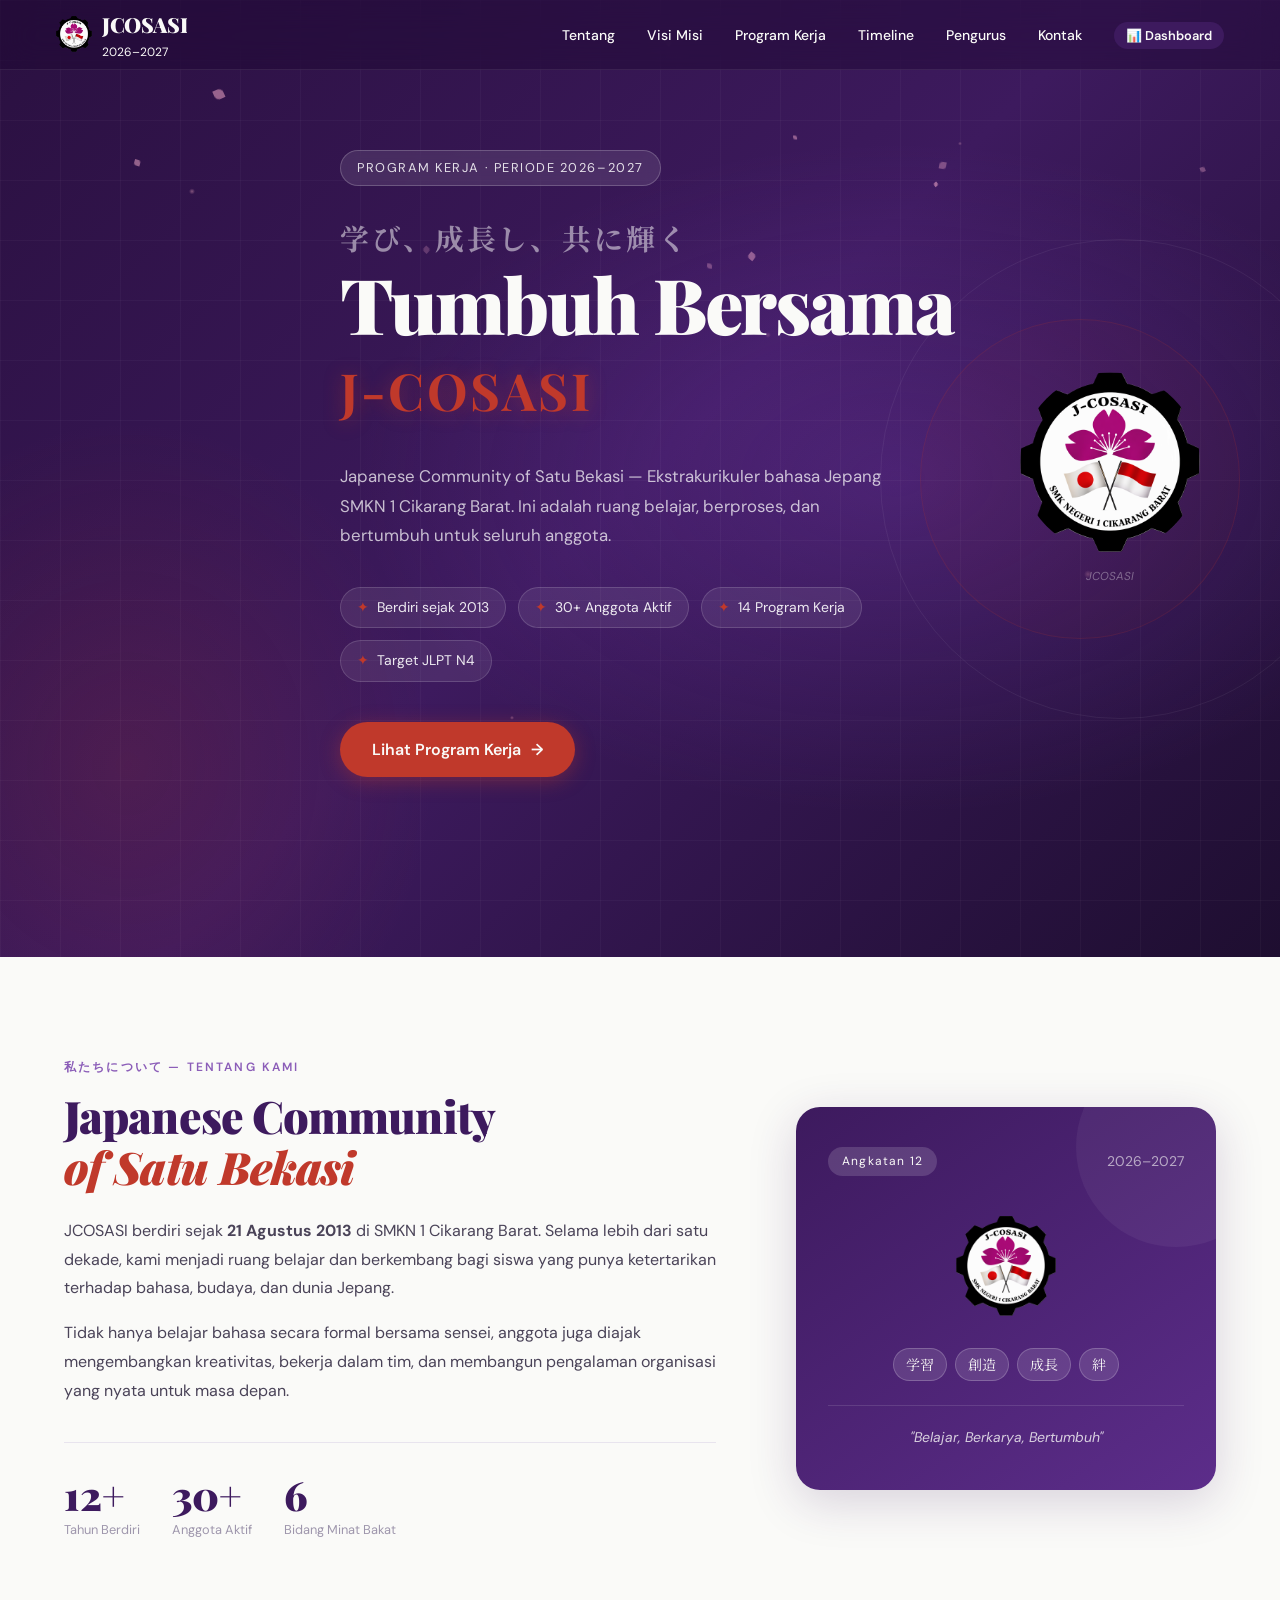
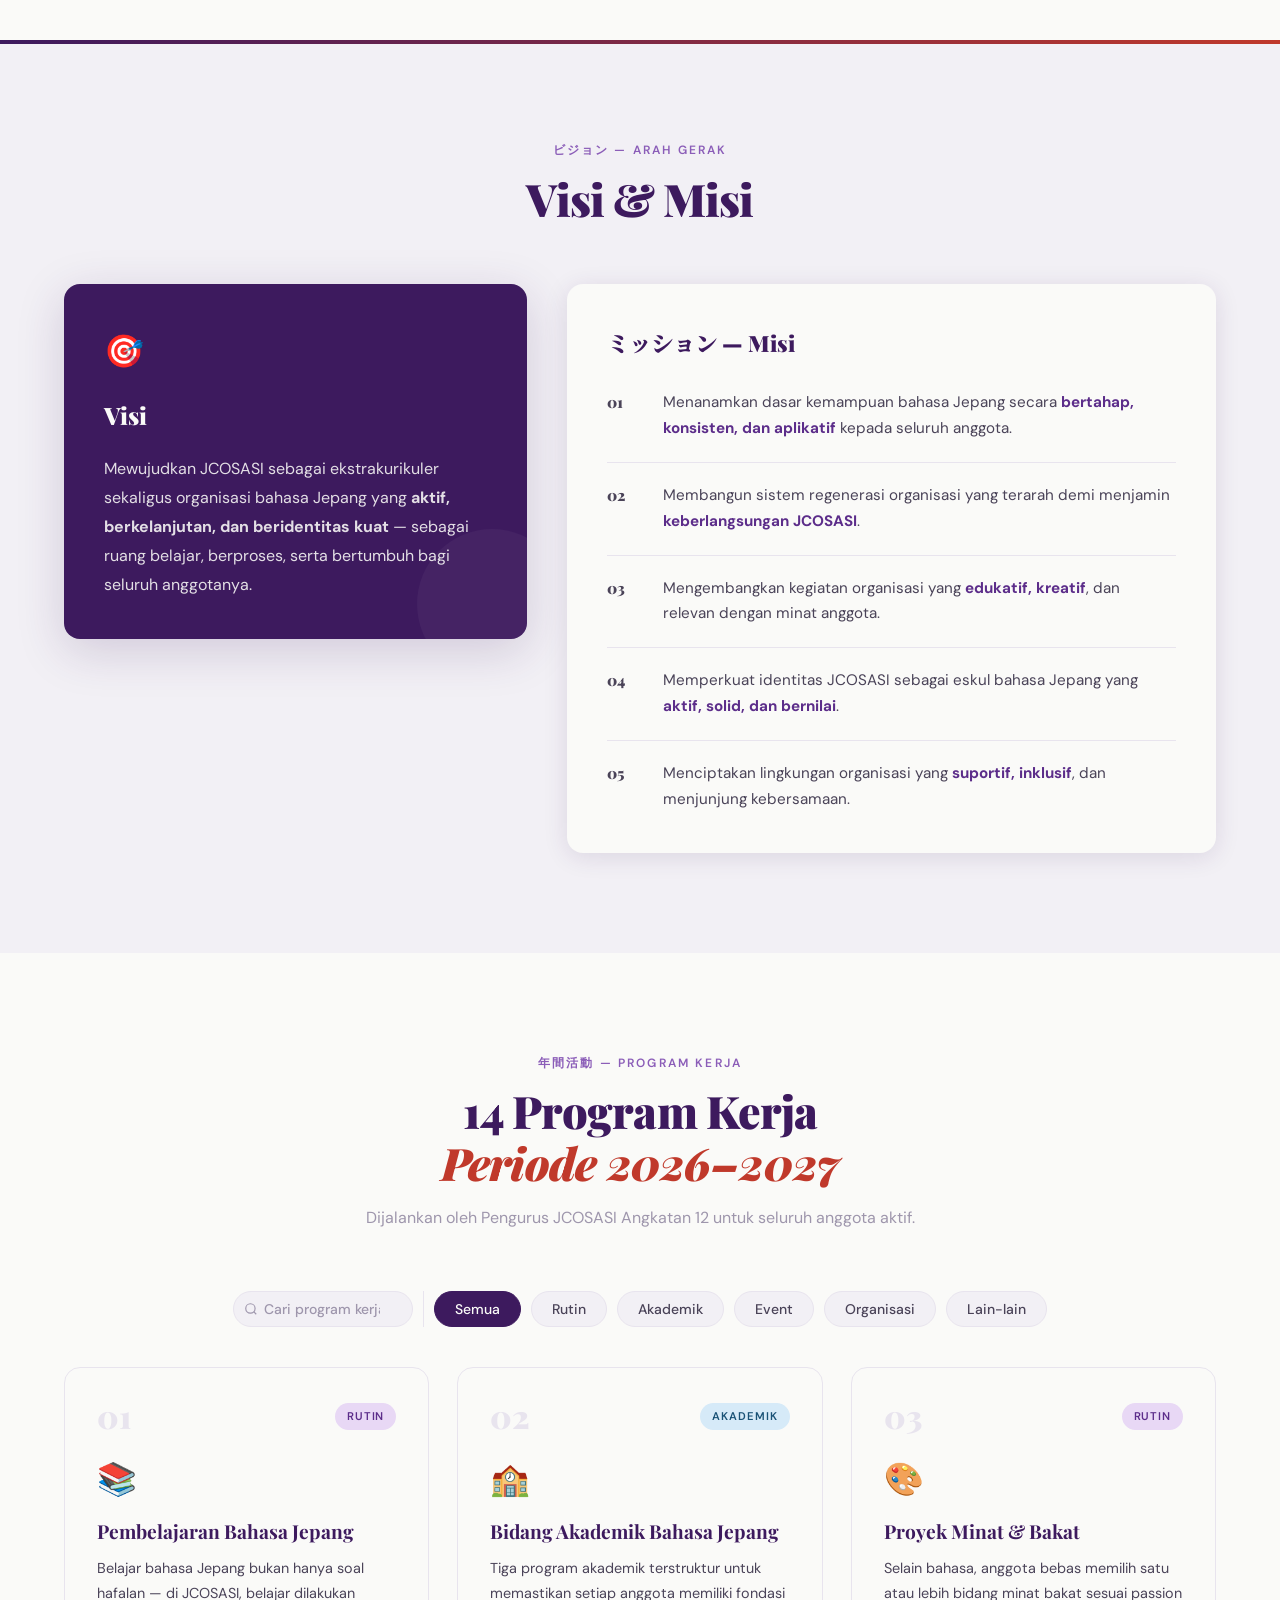
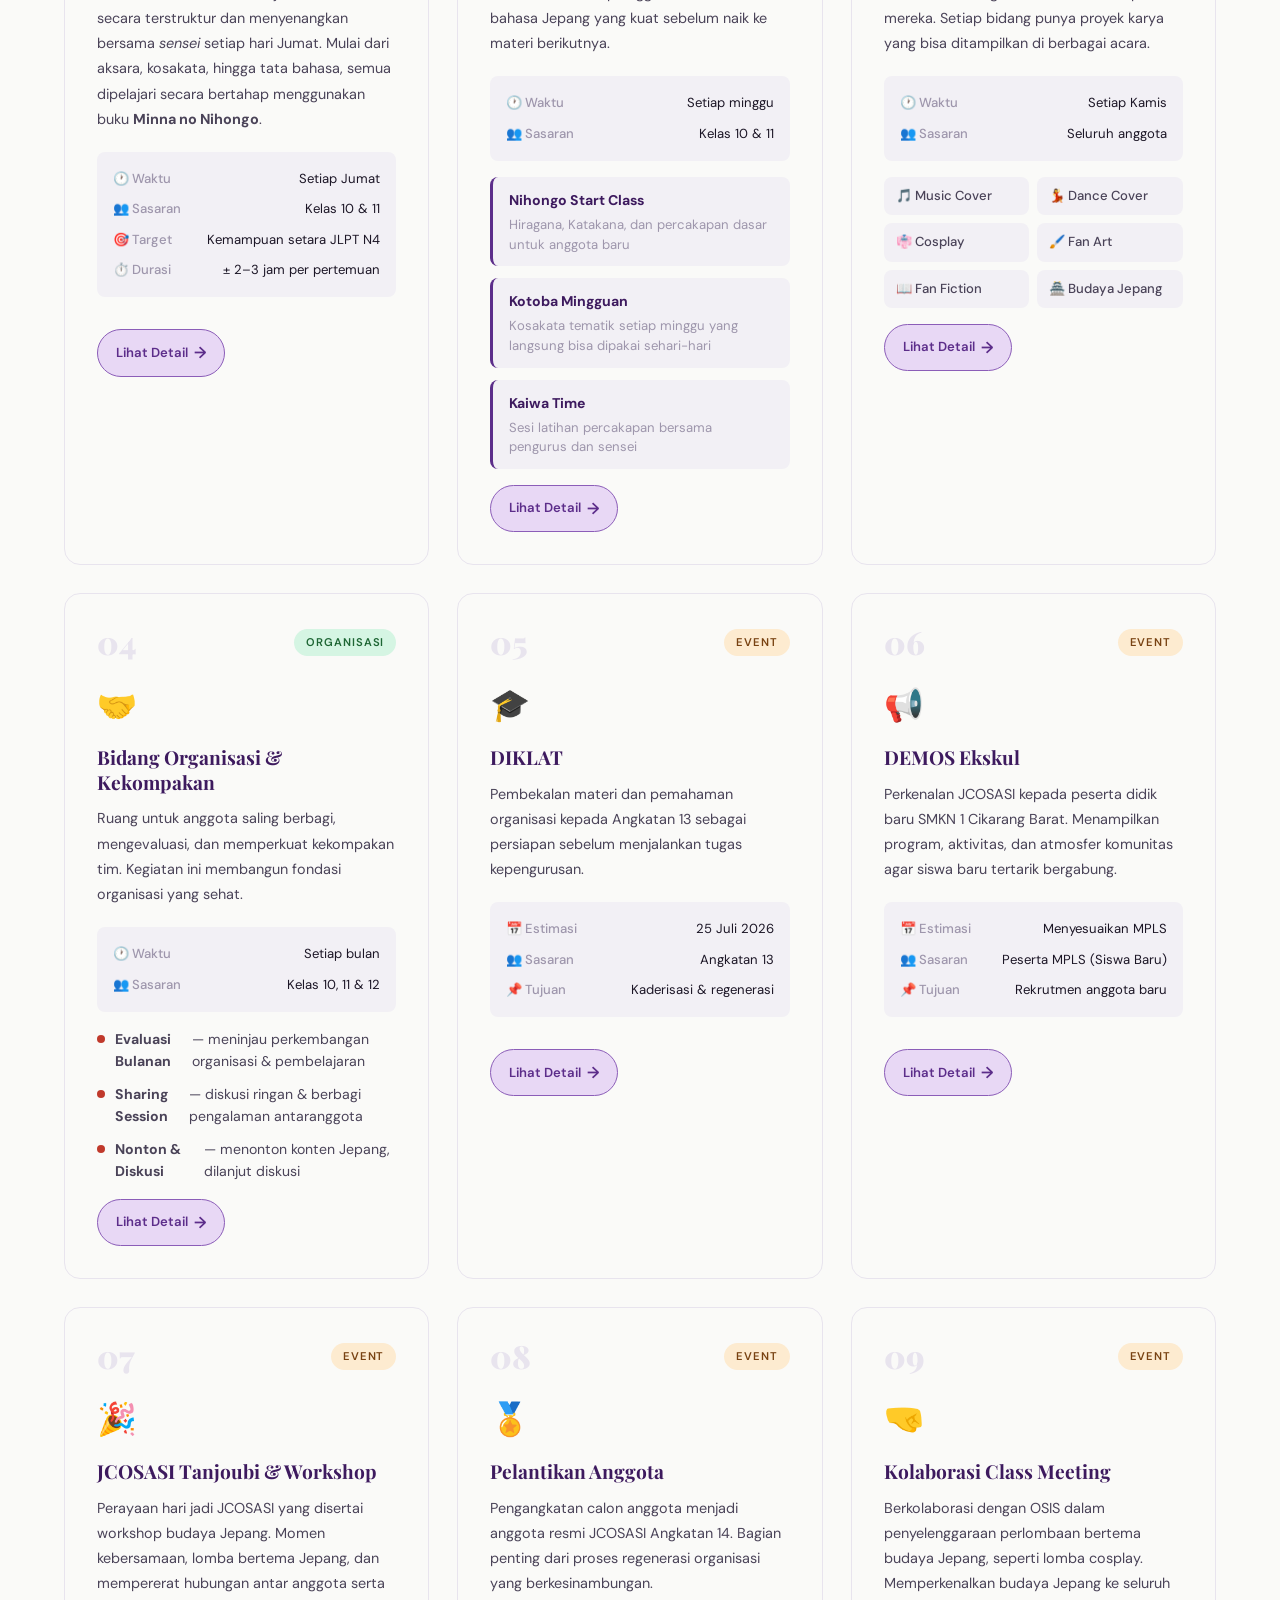
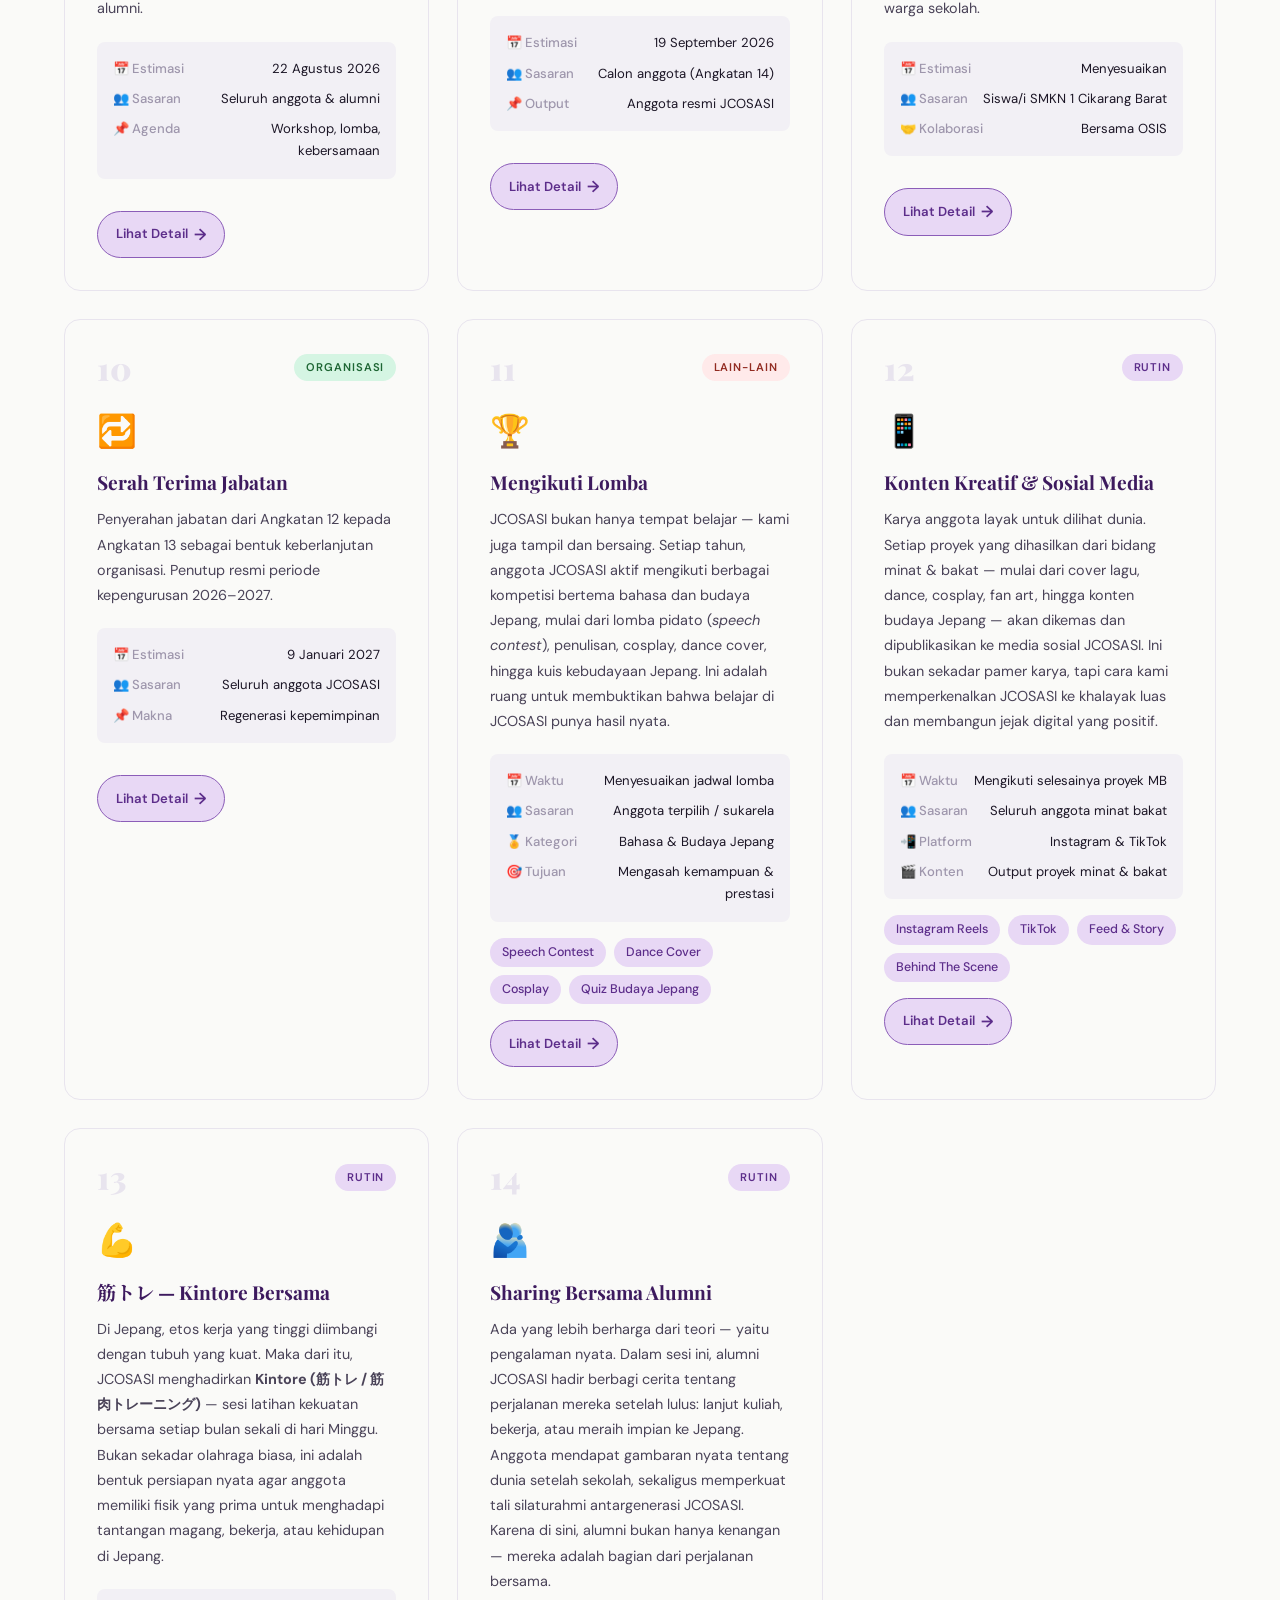
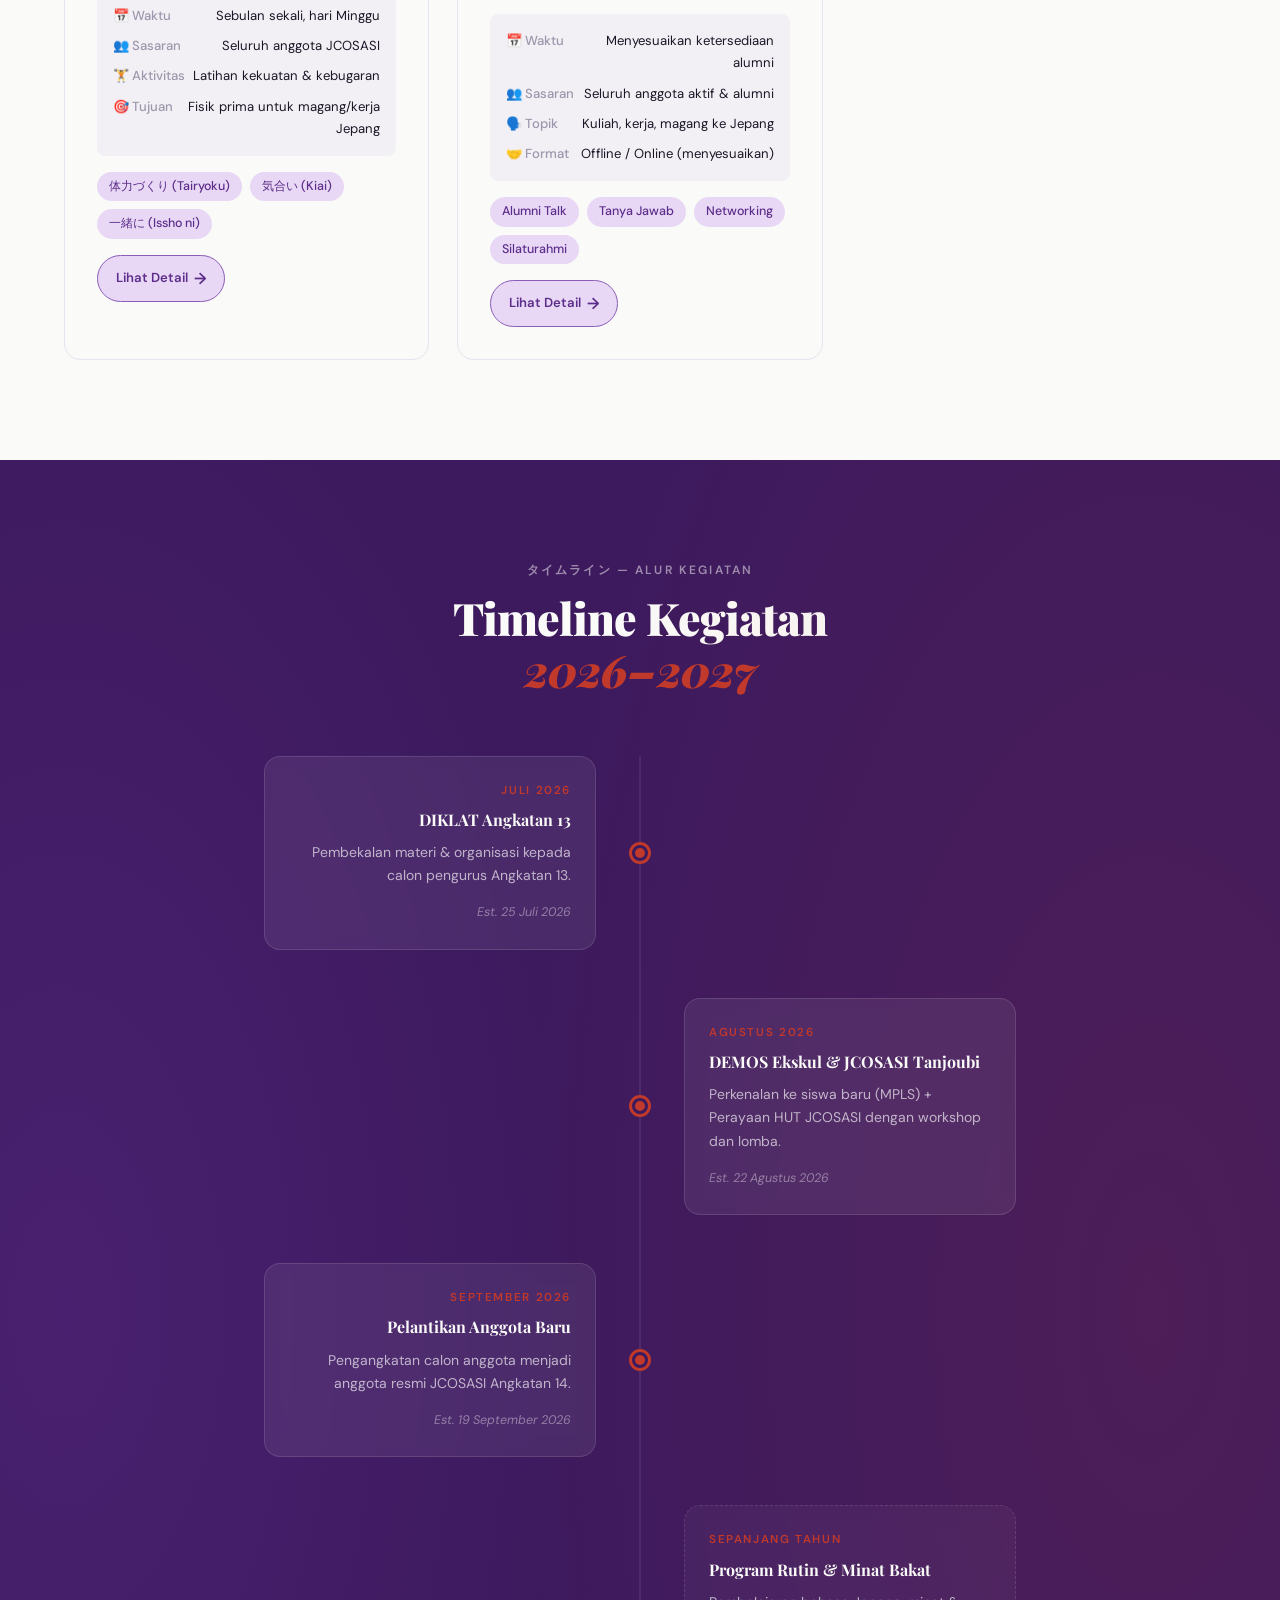
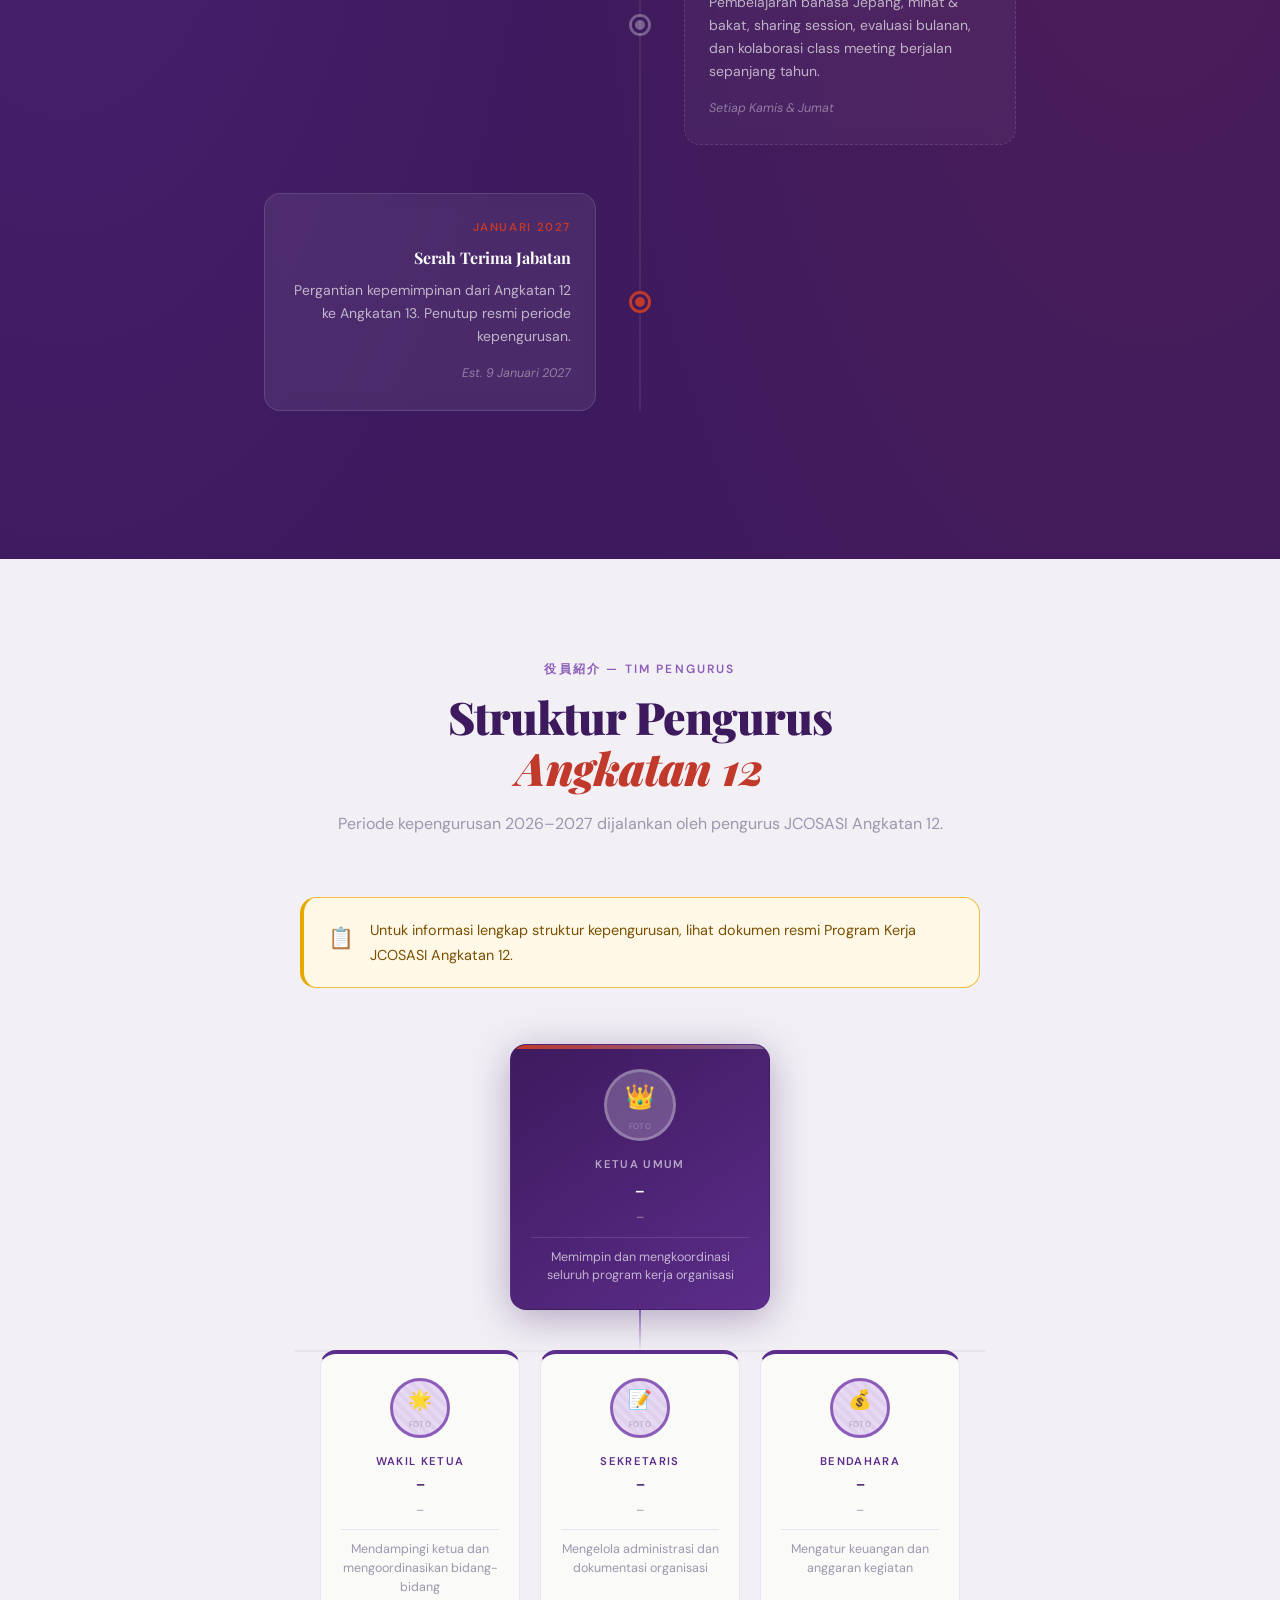
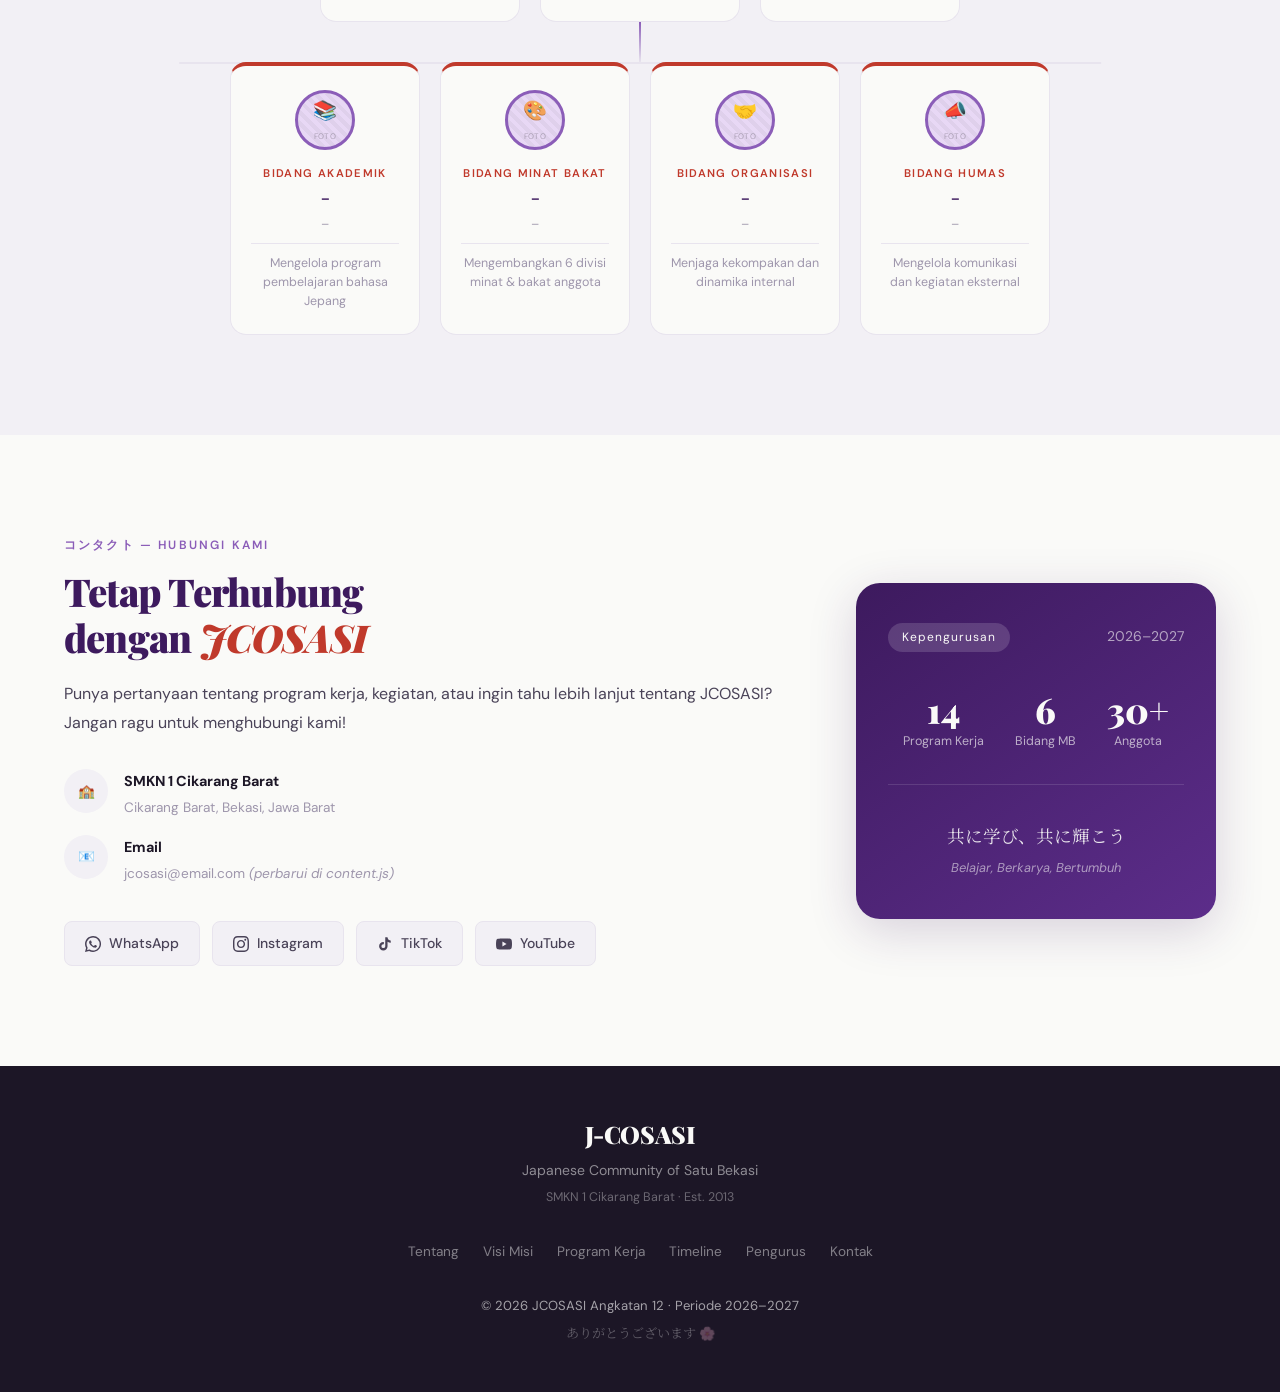
<file: index.html>
<!DOCTYPE html>
<html lang="id">
<head>
  <meta charset="UTF-8" />
  <link rel="icon" type="image/png" href="logo-jcosasi.png" />
  <meta name="viewport" content="width=device-width, initial-scale=1.0" />
  <title>JCOSASI — Program Kerja 2026–2027</title>
  <meta name="description" content="Program Kerja JCOSASI (Japanese Community of Satu Bekasi) Periode 2026–2027" />
  <link rel="preconnect" href="https://fonts.googleapis.com" />
  <link rel="preconnect" href="https://fonts.gstatic.com" crossorigin />
  <link href="https://fonts.googleapis.com/css2?family=Playfair+Display:wght@700;900&family=Noto+Serif+JP:wght@400;700&family=DM+Sans:wght@300;400;500;600&display=swap" rel="stylesheet" />
  <link rel="stylesheet" href="style.css" />
  <script src="content.js"></script>
</head>
<body>

  <!-- NAV -->
  <nav id="navbar">
    <div class="nav-inner">
      <a href="#hero" class="nav-logo">
        <div class="logo-wrap" id="navLogoWrap"></div>
      </a>
      <ul class="nav-links" id="navLinks"></ul>
      <button class="hamburger" id="hamburger" aria-label="Menu">
        <span></span><span></span><span></span>
      </button>
    </div>
  </nav>

  <div class="mobile-menu" id="mobileMenu">
    <ul id="mobileLinks"></ul>
  </div>

  <!-- HERO -->
  <section id="hero">
    <div class="hero-bg">
      <div class="sakura-layer"></div>
      <div class="hero-grid-overlay"></div>
    </div>
    <div class="hero-content">
      <div class="hero-badge fade-up" id="heroBadge"></div>
      <h1 class="hero-title fade-up delay-1">
        <span class="jp-accent"     id="heroJp"></span>
        <span class="hero-big"      id="heroHeadline"></span>
        <span class="hero-sub-title"id="heroSubtitle"></span>
      </h1>
      <p class="hero-desc fade-up delay-2" id="heroDesc"></p>
      <div class="hero-highlights fade-up delay-3" id="heroHighlights"></div>
      <a class="hero-cta fade-up delay-4" id="heroCta"></a>
    </div>
    <div class="hero-deco">
      <div class="circle-deco c1"></div>
      <div class="circle-deco c2"></div>
      <div class="hero-logo-placeholder" id="heroLogoDeco"></div>
    </div>
  </section>

  <!-- TENTANG -->
  <section id="tentang">
    <div class="container">
      <div class="tentang-grid">
        <div class="tentang-text fade-left">
          <div class="section-label" id="tentangLabel"></div>
          <h2 id="tentangHeading"></h2>
          <p id="tentangPara1"></p>
          <p id="tentangPara2"></p>
          <div class="tentang-stats" id="tentangStats"></div>
        </div>
        <div class="tentang-visual fade-right">
          <div class="visual-card">
            <div class="vc-top">
              <div class="vc-badge" id="vcBadge"></div>
              <div class="vc-year"  id="vcYear"></div>
            </div>
            <div class="vc-logo-area">
              <div class="vc-logo-box" id="vcLogoBox"></div>
            </div>
            <div class="vc-tags"  id="vcTags"></div>
            <p class="vc-motto"   id="vcMotto"></p>
          </div>
        </div>
      </div>
    </div>
  </section>

  <!-- VISI MISI -->
  <section id="visi-misi">
    <div class="container">
      <div class="section-header center">
        <div class="section-label" id="vmLabel"></div>
        <h2 id="vmHeading"></h2>
      </div>
      <div class="vm-grid">
        <div class="vm-card visi fade-up">
          <div class="vm-icon">🎯</div>
          <h3 id="visiJudul"></h3>
          <p  id="visiTeks"></p>
        </div>
        <div class="vm-misi fade-up delay-1">
          <h3 class="misi-title" id="misiLabel"></h3>
          <ul class="misi-list"  id="misiList"></ul>
        </div>
      </div>
    </div>
  </section>

  <!-- PROGRAM KERJA -->
  <section id="proker">
    <div class="container">
      <div class="section-header center">
        <div class="section-label" id="prokerLabel"></div>
        <h2 id="prokerHeading"></h2>
        <p class="section-desc" id="prokerDesc"></p>
      </div>
      <div class="proker-controls">
        <div class="proker-search-wrap">
          <svg class="psw-icon" viewBox="0 0 24 24" fill="none" stroke="currentColor" stroke-width="2"><circle cx="11" cy="11" r="8"/><path d="M21 21l-4.35-4.35"/></svg>
          <input type="text" id="prokerSearch" class="proker-search" placeholder="Cari program kerja..." autocomplete="off" />
          <button class="psw-clear" id="prokerSearchClear" aria-label="Hapus" style="display:none">✕</button>
        </div>
        <div class="proker-filter">
          <button class="filter-btn active" data-filter="all">Semua</button>
          <button class="filter-btn" data-filter="rutin">Rutin</button>
          <button class="filter-btn" data-filter="akademik">Akademik</button>
          <button class="filter-btn" data-filter="event">Event</button>
          <button class="filter-btn" data-filter="organisasi">Organisasi</button>
          <button class="filter-btn" data-filter="lainlain">Lain-lain</button>
        </div>
      </div>
      <div id="prokerSearchEmpty" class="proker-search-empty" style="display:none">
        <div class="pse-icon">🔍</div>
        <p>Tidak ada proker yang cocok dengan "<span id="prokerSearchQuery"></span>"</p>
      </div>
      <div class="proker-grid" id="prokerGrid"></div>
    </div>
  </section>

  <!-- TIMELINE -->
  <section id="timeline">
    <div class="container">
      <div class="section-header center">
        <div class="section-label" id="tlLabel"></div>
        <h2 id="tlHeading"></h2>
      </div>
      <div class="timeline-wrapper" id="tlWrapper"></div>
    </div>
  </section>

  <!-- PENGURUS -->
  <section id="pengurus">
    <div class="container">
      <div class="section-header center">
        <div class="section-label" id="pengurusLabel"></div>
        <h2 id="pengurusHeading"></h2>
        <p class="section-desc" id="pengurusDesc"></p>
      </div>
      <div class="pengurus-note" id="pengurusNote"></div>

      <div class="org-chart">
        <!-- Level 1 — Ketua -->
        <div class="org-level org-level-1">
          <div class="org-card org-card-ketua fade-up" id="orgKetua"></div>
        </div>
        <div class="org-v-line"></div>

        <!-- Level 2 — Inti (dinamis, max 5 orang) -->
        <div class="org-level org-level-2" id="orgInti"></div>
        <div class="org-v-line"></div>

        <!-- Level 3 — Bidang -->
        <div class="org-level org-level-3" id="orgBidang"></div>
      </div>
    </div>
  </section>

  <!-- KONTAK -->
  <section id="kontak">
    <div class="container">
      <div class="kontak-inner">
        <div class="kontak-text fade-left">
          <div class="section-label" id="kontakLabel"></div>
          <h2 id="kontakHeading"></h2>
          <p  id="kontakDesc"></p>
          <div class="kontak-info">
            <div class="ki-item">
              <span class="ki-icon">🏫</span>
              <div>
                <strong id="kontakSekolah"></strong>
                <span   id="kontakAlamat"></span>
              </div>
            </div>
            <div class="ki-item">
              <span class="ki-icon">📧</span>
              <div>
                <strong>Email</strong>
                <span id="kontakEmail"></span>
              </div>
            </div>
          </div>
          <div class="sosmed-links" id="sosmedLinks"></div>
        </div>
        <div class="kontak-card fade-right">
          <div class="kc-top">
            <div class="kc-badge" id="kcBadge"></div>
            <div class="kc-year"  id="kcYear"></div>
          </div>
          <div class="kc-body"  id="kcBody"></div>
          <div class="kc-quote">
            <span class="jp"    id="kcJpQuote"></span>
            <span class="trans" id="kcIdQuote"></span>
          </div>
        </div>
      </div>
    </div>
  </section>

  <!-- FOOTER -->
  <footer>
    <div class="container">
      <div class="footer-inner">
        <div class="footer-logo">
          <span class="logo-kanji">J-COSASI</span>
          <span class="footer-full"   id="footerFull"></span>
          <span class="footer-school" id="footerSchool"></span>
        </div>
        <div class="footer-links">
          <a href="#tentang">Tentang</a>
          <a href="#visi-misi">Visi Misi</a>
          <a href="#proker">Program Kerja</a>
          <a href="#timeline">Timeline</a>
          <a href="#pengurus">Pengurus</a>
          <a href="#kontak">Kontak</a>
        </div>
        <div class="footer-copy">
          <p id="footerCopy"></p>
          <p class="jp-footer" id="footerJp"></p>
        </div>
      </div>
    </div>
  </footer>

  <script src="script.js"></script>
</body>
</html>
</file>
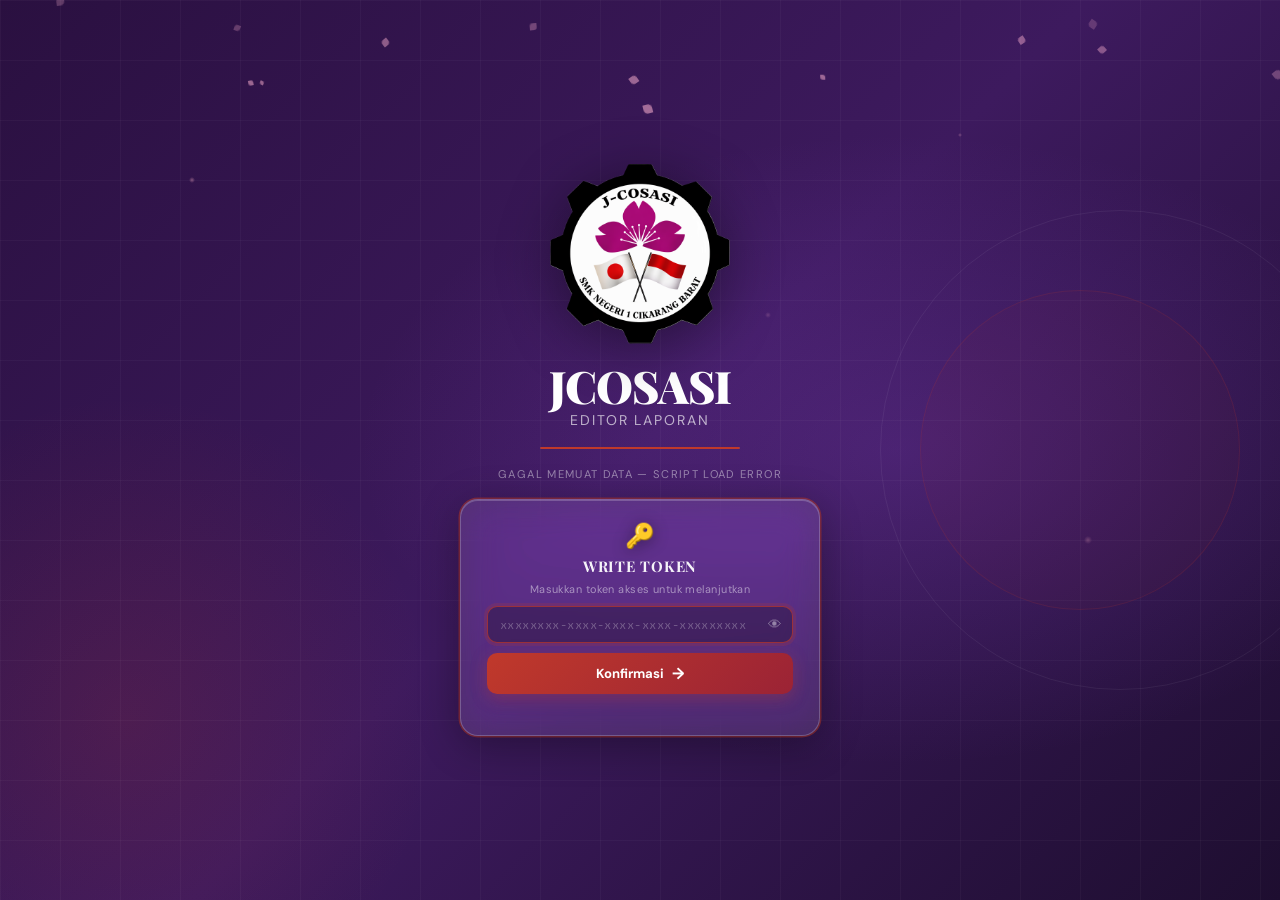
<file: index_input.html>
<!DOCTYPE html>
<html lang="id">
<head>
<meta charset="UTF-8"/>
  <link rel="icon" type="image/png" href="logo-jcosasi.png" />
<meta name="viewport" content="width=device-width, initial-scale=1.0"/>
<title>JCOSASI — Editor Laporan</title>
<link rel="preconnect" href="https://fonts.googleapis.com"/>
<link href="https://fonts.googleapis.com/css2?family=Noto+Sans+JP:wght@400;700&family=Plus+Jakarta+Sans:wght@400;500;600;700;800;900&family=Space+Mono:wght@400;700&display=swap" rel="stylesheet"/>
  <!-- Font hero landing page untuk loading screen -->
  <link href="https://fonts.googleapis.com/css2?family=Playfair+Display:wght@700;900&family=Noto+Serif+JP:wght@400;700&family=DM+Sans:wght@300;400;500;600&display=swap" rel="stylesheet"/>
<link rel="stylesheet" href="style_input.css"/>
</head>
<body>

<div class="lov" id="lov">
  <!-- Layer 1: hero-bg gradients -->
  <div class="lov-bg"></div>
  <!-- Layer 2: grid overlay garis tipis -->
  <div class="lov-grid"></div>
  <!-- Layer 3: sakura static dots -->
  <div class="lov-sakura-static"></div>
  <!-- Layer 4: animated sakura petals -->
  <div class="lov-sakura" id="lovSakura"></div>
  <!-- Layer 5: circle decos -->
  <div class="lov-circle-1"></div>
  <div class="lov-circle-2"></div>
  <!-- Konten -->
  <div class="lov-content">
    <div class="lov-logo">
      <img src="logo-jcosasi.png" alt="JCOSASI" onerror="this.style.display='none';this.nextElementSibling.style.display='block'"/>
      <span class="lov-logo-fallback" style="display:none">🎌</span>
    </div>
    <div style="text-align:center">
      <div class="lov-title">JCOSASI</div>
      <div class="lov-subtitle">Editor Laporan</div>
    </div>
    <div class="lov-bar-wrap"><div class="lov-bar"></div></div>
    <div class="ltx" id="ltx">Memuat data…</div>

    <!-- Token Input Card — glassmorphism -->
    <div class="lov-token-card" id="lovTokenCard">
      <div class="lov-token-icon">🔑</div>
      <div class="lov-token-label">Write Token</div>
      <div class="lov-token-hint">Masukkan token akses untuk melanjutkan</div>
      <div class="lov-token-row">
        <input
          type="password"
          id="lovTokenInput"
          class="lov-token-input"
          placeholder="xxxxxxxx-xxxx-xxxx-xxxx-xxxxxxxxxxxx"
          autocomplete="off"
          spellcheck="false"
        />
        <button class="lov-token-eye" id="lovTokenEye" type="button" onclick="toggleTokenVisibility()" title="Tampilkan/sembunyikan token">👁</button>
      </div>
      <button class="lov-token-btn" id="lovTokenBtn" type="button" onclick="submitToken()">
        <span>Konfirmasi</span>
        <span class="lov-token-arr">→</span>
      </button>
      <div class="lov-token-status" id="lovTokenStatus"></div>
    </div>
  </div>
</div>

<nav class="topbar">
  <button class="tb-ham" id="btnHam" onclick="toggleSidebar()" aria-label="Menu">
    <span></span><span></span><span></span>
  </button>
  <div class="tb-logo"><div class="tb-li"><img src="logo-jcosasi.png" alt="J" onerror="this.style.display='none';this.parentElement.innerHTML='🎌'"/></div><div><div class="tb-lt">JCOSASI</div><div class="tb-ls">Editor Laporan v3</div></div></div>
  <div class="tb-sp"></div>
  <div class="tb-st"><div class="tb-d" id="statusDot"></div><span id="statusTxt">Memuat…</span></div>
  <button class="btn-upload" id="btnUpload" onclick="handleUpload()" disabled>☁️ Upload</button>
</nav>

<div class="app">
  <div class="sb-overlay" id="sbOverlay" onclick="closeSidebar()"></div>
  <aside class="sidebar" id="sidebar">
    <div class="sb-s">Dashboard</div>
    <div class="sb-i active" onclick="showPage('rekap');closeSidebar()" id="nav-rekap"><span class="sb-ic">📊</span><span>Overview</span></div>
    <div class="sb-i" onclick="showPage('changelog');closeSidebar()" id="nav-changelog"><span class="sb-ic">📝</span><span>Log Perubahan</span><span class="sb-b" id="badge-changelog">0</span></div>
    <div class="sb-d"></div>
    <div class="sb-s">Edit Data</div>
    <div class="sb-i" onclick="showPage('dokumentasi');closeSidebar()" id="nav-dokumentasi"><span class="sb-ic">📋</span><span>Dokumentasi Sesi</span><span class="sb-b" id="badge-dokumentasi">0</span></div>
    <div class="sb-i" onclick="showPage('jadwal');closeSidebar()" id="nav-jadwal"><span class="sb-ic">📅</span><span>Jadwal Proker</span><span class="sb-b" id="badge-jadwal">0</span></div>
    <div class="sb-i" onclick="showPage('detail');closeSidebar()" id="nav-detail"><span class="sb-ic">📌</span><span>Detail Proker</span><span class="sb-b" id="badge-detail">0</span></div>
    <div class="sb-i" onclick="showPage('notif');closeSidebar()" id="nav-notif"><span class="sb-ic">🔔</span><span>Notif Config</span><span class="sb-b" id="badge-notif">0</span></div>
    <div class="sb-i" onclick="showPage('anggota');closeSidebar()" id="nav-anggota"><span class="sb-ic">👥</span><span>Anggota</span><span class="sb-b" id="badge-anggota">0</span></div>
    <div class="sb-i" onclick="showPage('pengurus');closeSidebar()" id="nav-pengurus"><span class="sb-ic">🎌</span><span>Pengurus</span><span class="sb-b" id="badge-pengurus">0</span></div>
    <div class="sb-d"></div>
    <div class="sb-s">Publik</div>
    <div class="sb-i" onclick="showPage('pengumuman');closeSidebar()" id="nav-pengumuman"><span class="sb-ic">📣</span><span>Pengumuman</span><span class="sb-b" id="badge-pengumuman">0</span></div>
    <div class="sb-i" onclick="showPage('pencapaian');closeSidebar()" id="nav-pencapaian"><span class="sb-ic">🏆</span><span>Pencapaian</span><span class="sb-b" id="badge-pencapaian">0</span></div>
  </aside>

  <main class="main">

    <!-- OVERVIEW -->
    <div class="ps active" id="page-rekap">
      <div class="ph">
        <div class="ph-dots"></div>
        <div class="ph-circle-1"></div>
        <div class="ph-circle-2"></div>
        <div class="ph-sakura-wrap"></div>
        <div class="ph-bg">📊 Dashboard Laporan JCOSASI</div>
        <div class="ph-t">Editor Laporan <em>2026–2027</em></div>
        <div class="ph-jp">レポート編集システム — Data Manager</div>
        <div class="ph-stats">
          <div class="ph-st"><span class="ph-sn" id="st-sesi">–</span><span class="ph-sl">Total Sesi</span></div>
          <div class="ph-st"><span class="ph-sn" id="st-biaya">–</span><span class="ph-sl">Biaya Aktual</span></div>
          <div class="ph-st"><span class="ph-sn" id="st-anggota">–</span><span class="ph-sl">Anggota</span></div>
          <div class="ph-st"><span class="ph-sn" id="st-jadwal">–</span><span class="ph-sl">Jadwal</span></div>
          <div class="ph-st alert"><span class="ph-sn" id="st-pending">0</span><span class="ph-sl">Pending ⚠️</span></div>
          <div class="ph-st"><span class="ph-sn" id="st-changes">0</span><span class="ph-sl">Belum Upload</span></div>
        </div>
      </div>

      <div class="panel" id="pendingPanel" style="display:none">
        <div class="ph2"><span class="ph2-i">⚠️</span><span class="ph2-t">Jadwal Lewat Tanpa Dokumentasi</span><span class="ph2-s">Perlu diisi segera</span></div>
        <div class="pb"><div id="pendingList"></div></div>
      </div>

      <div class="panel">
        <div class="ph2"><span class="ph2-i">📅</span><span class="ph2-t">Activity Log — Semua Proker</span><span class="ph2-s">活動記録</span></div>
        <div class="pb">
          <div class="act-leg" id="actLeg"></div>
          <div class="act-scroll"><div id="actMonths" class="act-months"></div><div id="actGraph" class="act-graph"></div></div>
          <div class="act-stats" id="actStats"></div>
        </div>
      </div>

      <div style="border:1.5px solid var(--gl);border-radius:var(--rs);background:#fff;overflow:hidden;margin-bottom:18px">
        <div class="ph2"><span class="ph2-i">📂</span><span class="ph2-t">Per Program Kerja</span></div>
        <div style="padding:13px"><div class="rk-grid" id="rkCards"></div></div>
      </div>
    </div>

    <!-- DOKUMENTASI -->
    <div class="ps" id="page-dokumentasi">
      <div style="display:flex;align-items:center;gap:9px;margin-bottom:13px">
        <strong style="font-size:1.05rem">📋 Dokumentasi Sesi</strong>
        <div class="tb-sp"></div>
        <button class="btn-lap" onclick="openLaporanModal()" title="Cetak Laporan PDF / Excel / CSV">🖨️ Cetak Laporan</button>
        <button class="btn-add" onclick="openNewSesiModal()">+ Tambah Sesi</button>
      </div>
      <div class="fchips" id="filterChips"></div>
      <div class="pb-banner" id="dokBanner">✏️ <strong id="dokBannerN">0</strong> perubahan belum diupload &nbsp;<button class="btn-save" style="padding:4px 12px;font-size:.73rem" onclick="handleUpload()">Upload</button></div>
      <div class="sesi-list" id="sesiList"><div class="empty"><div class="ei">📂</div><div class="et">Memuat…</div></div></div>
    </div>

    <!-- JADWAL -->
    <div class="ps" id="page-jadwal">
      <div style="display:flex;align-items:center;gap:9px;margin-bottom:13px">
        <strong style="font-size:1.05rem">📅 Jadwal Proker</strong>
        <div class="tb-sp"></div>
        <button class="btn-lap" onclick="printSemuaJadwal()" title="Cetak laporan semua jadwal proker">🖨️ Cetak Laporan</button>
        <button class="btn-add" onclick="openNewJadwalModal()">+ Tambah Jadwal</button>
      </div>
      <div class="pb-banner" id="jadwalBanner">✏️ <strong id="jadwalBannerN">0</strong> perubahan jadwal belum diupload &nbsp;<button class="btn-save" style="padding:4px 12px;font-size:.73rem" onclick="handleUpload()">Upload</button></div>
      <div id="jadwalContent"></div>
    </div>

    <!-- DETAIL PROKER -->
    <div class="ps" id="page-detail">
      <div style="display:flex;align-items:center;gap:9px;margin-bottom:13px">
        <strong style="font-size:1.05rem">📌 Detail Program Kerja</strong>
        <div class="tb-sp"></div>
        <button class="btn-lap" onclick="printSemuaDetail()" title="Cetak laporan semua detail proker">🖨️ Cetak Laporan</button>
      </div>
      <div class="pb-banner" id="detailBanner">✏️ <strong id="detailBannerN">0</strong> perubahan detail belum diupload &nbsp;<button class="btn-save" style="padding:4px 12px;font-size:.73rem" onclick="handleUpload()">Upload</button></div>
      <div id="detailContent"></div>
    </div>

    <!-- NOTIF CONFIG -->
    <div class="ps" id="page-notif">
      <div style="display:flex;align-items:center;gap:9px;margin-bottom:13px">
        <strong style="font-size:1.05rem">🔔 Notifikasi Config</strong>
      </div>
      <div class="pb-banner" id="notifBanner">✏️ <strong id="notifBannerN">0</strong> perubahan notif belum diupload &nbsp;<button class="btn-save" style="padding:4px 12px;font-size:.73rem" onclick="handleUpload()">Upload</button></div>
      <div class="panel"><div class="pb" style="padding:0;overflow:auto">
        <table class="ntbl" id="notifTable">
          <thead><tr><th>#</th><th>Countdown</th><th>Ajakan</th><th>Teks Ajakan</th><th>Sub Teks</th><th>Wajib</th><th>Label Wajib</th><th>Sanksi</th></tr></thead>
          <tbody id="notifTbody"></tbody>
        </table>
      </div></div>
    </div>

    <!-- ANGGOTA -->
    <div class="ps" id="page-anggota">
      <div style="display:flex;align-items:center;gap:9px;margin-bottom:13px">
        <strong style="font-size:1.05rem">👥 Data Anggota</strong>
        <div class="tb-sp"></div>
        <button class="btn-add" onclick="addAnggotaRow()">+ Tambah Anggota</button>
        <button class="btn-ar" style="margin-left:4px" title="Paste dari Excel/Sheets: Nama | Kelas | Angkatan | Status | No HP | Catatan" onclick="openPasteAnggota()">📋 Paste Tabel</button>
        <button class="btn-lap" onclick="printLaporanAnggota()" title="Cetak laporan kehadiran semua anggota">🖨️ Cetak Laporan</button>
      </div>
      <div class="pb-banner" id="anggotaBanner">✏️ <strong id="anggotaBannerN">0</strong> perubahan anggota belum diupload &nbsp;<button class="btn-save" style="padding:4px 12px;font-size:.73rem" onclick="handleUpload()">Upload</button></div>
      <div class="panel"><div class="pb" style="padding:0"><div class="tbl-wrap">
        <table class="ang-tbl" onpaste="pasteAnggota(event)">
          <thead><tr><th>Nama</th><th>Kelas</th><th>Angkatan</th><th>Status</th><th>No HP</th><th>Catatan</th><th></th></tr></thead>
          <tbody id="anggotaTbody"></tbody>
        </table>
      </div></div></div>
    </div>

    <!-- PENGURUS (dapat diedit) -->
    <div class="ps" id="page-pengurus">
      <div style="display:flex;align-items:center;gap:9px;margin-bottom:13px">
        <strong style="font-size:1.05rem">🎌 Data Pengurus</strong>
        <span style="font-size:.75rem;color:var(--gm)">(Klik kartu untuk edit)</span>
      </div>
      <div class="pb-banner" id="pengurusBanner">✏️ <strong id="pengurusBannerN">0</strong> perubahan pengurus belum diupload &nbsp;<button class="btn-save" style="padding:4px 12px;font-size:.73rem" onclick="handleUpload()">Upload</button></div>
      <div class="peng-grid" id="pengurusGrid">
        <div class="empty"><div class="ei">👤</div><div class="et">Memuat…</div></div>
      </div>
    </div>

    <!-- CHANGELOG -->
    <div class="ps" id="page-changelog">
      <div style="display:flex;align-items:center;gap:9px;margin-bottom:13px">
        <strong style="font-size:1.05rem">📝 Log Perubahan</strong>
        <div class="tb-sp"></div>
        <button class="btn-cancel" style="font-size:.78rem" onclick="if(confirm('Bersihkan log?')){S.changes=[];renderChangelog();updateBadges()}">Bersihkan</button>
      </div>
      <div id="changelogContent">
        <div class="empty"><div class="ei">✅</div><div class="et">Tidak ada perubahan</div><div class="ed">Semua tersinkron</div></div>
      </div>
    </div>

    <!-- PENCAPAIAN -->
    <div class="ps" id="page-pencapaian">
      <div style="display:flex;align-items:center;gap:9px;margin-bottom:13px">
        <strong style="font-size:1.05rem">🏆 Pencapaian Anggota</strong>
        <div class="tb-sp"></div>
        <button class="btn-add" onclick="openCapModal()">+ Tambah</button>
      </div>
      <div class="pb-banner" id="capBanner">✏️ <strong id="capBannerN">0</strong> perubahan belum diupload &nbsp;<button class="btn-save" style="padding:4px 12px;font-size:.73rem" onclick="handleUpload()">Upload</button></div>
      <div id="capContent"></div>
    </div>

    <!-- PENGUMUMAN -->
    <div class="ps" id="page-pengumuman">
      <div style="display:flex;align-items:center;gap:9px;margin-bottom:13px">
        <strong style="font-size:1.05rem">📣 Pengumuman</strong>
        <div class="tb-sp"></div>
        <button class="btn-add" onclick="openNewPgmModal()">+ Tambah</button>
      </div>
      <div class="pb-banner" id="pgmBanner">✏️ <strong id="pgmBannerN">0</strong> perubahan belum diupload &nbsp;<button class="btn-save" style="padding:4px 12px;font-size:.73rem" onclick="handleUpload()">Upload</button></div>
      <div id="pgmContent"></div>
    </div>

    <!-- PENGUMUMAN -->
    <div class="ps" id="page-pengumuman">
      <div style="display:flex;align-items:center;gap:9px;margin-bottom:13px">
        <strong style="font-size:1.05rem">📣 Pengumuman</strong>
        <div class="tb-sp"></div>
        <button class="btn-add" onclick="openNewPgmModal()">+ Tambah</button>
      </div>
      <div class="pb-banner" id="pgmBanner">✏️ <strong id="pgmBannerN">0</strong> perubahan belum diupload &nbsp;<button class="btn-save" style="padding:4px 12px;font-size:.73rem" onclick="handleUpload()">Upload</button></div>
      <div id="pgmContent"></div>
    </div>

  </main>
</div>

<div class="act-tooltip" id="actTip"></div>

<!-- ACT DAY PANEL -->
<div class="adp-overlay" id="actDayOverlay" onclick="closeActDayPanel()"></div>
<div class="adp" id="actDayPanel">
  <div class="adp-handle"></div>
  <div class="adp-inner" id="actDayBody"></div>
</div>
<div class="tw" id="tw"></div>

<!-- ══════════════ MODALS ══════════════ -->

<!-- MODAL SESI -->
<div class="mov" id="sesiModal">
  <div class="modal">
    <div class="m-h"><span>📋</span><span class="m-t" id="sesiMT">Edit Sesi</span><button class="m-x" onclick="closeModal('sesiModal')">✕</button></div>
    <input type="hidden" id="e_idx"/>
    <div class="g2">
      <div class="fg"><div class="fl">Program Kerja</div><select class="fsel" id="e_pid"></select></div>
      <div class="fg"><div class="fl">Tanggal</div><input type="date" class="fi" id="e_tgl"/></div>
    </div>
    <div class="g2">
      <div class="fg"><div class="fl">Waktu Mulai</div><input type="time" class="fi" id="e_mul"/></div>
      <div class="fg"><div class="fl">Waktu Selesai</div><input type="time" class="fi" id="e_sel"/></div>
    </div>
    <div class="fg"><div class="fl">Keterangan / Judul Sesi</div><input type="text" class="fi" id="e_ket" placeholder="Judul sesi…"/></div>
    <div class="fg"><div class="fl">Materi</div><textarea class="fta" id="e_mat" placeholder="Ringkasan materi…"></textarea></div>
    <!-- PESERTA HADIR -->
    <div class="fg">
      <div class="fl">Peserta Hadir</div>
      <div class="htags" id="tg-peserta"></div>
      <div class="pck-wrap">
        <div class="pck-search"><span class="pck-search-ic">🔍</span><input type="text" placeholder="Cari nama…" oninput="pckSearch('peserta',this.value)"/></div>
        <div class="pck-classes" id="pck-cls-peserta"></div>
        <div class="pck-footer">
          <div class="pck-manual-row">
            <input type="text" id="pck-manual-inp-peserta" placeholder="Nama (pisah koma, atau Nama|Kelas)…" onkeydown="if(event.key==='Enter'){addManualPck('peserta');event.preventDefault()}"/>
            <input type="text" id="pck-manual-cls-peserta" class="pck-manual-cls" placeholder="Kelas (opsional)"/>
            <button class="btn-hadd" onclick="addManualPck('peserta')">+ Tambah</button>
          </div>
          <span class="pck-count" id="pck-count-peserta">0 dipilih</span>
        </div>
      </div>
    </div>
    <!-- PANITIA HADIR -->
    <div class="fg">
      <div class="fl">Panitia Hadir</div>
      <div class="htags" id="tg-panitia"></div>
      <div class="pck-wrap">
        <div class="pck-search"><span class="pck-search-ic">🔍</span><input type="text" placeholder="Cari nama…" oninput="pckSearch('panitia',this.value)"/></div>
        <div class="pck-classes" id="pck-cls-panitia"></div>
        <div class="pck-footer">
          <div class="pck-manual-row">
            <input type="text" id="pck-manual-inp-panitia" placeholder="Nama (pisah koma, atau Nama|Kelas)…" onkeydown="if(event.key==='Enter'){addManualPck('panitia');event.preventDefault()}"/>
            <input type="text" id="pck-manual-cls-panitia" class="pck-manual-cls" placeholder="Kelas (opsional)"/>
            <button class="btn-hadd" onclick="addManualPck('panitia')">+ Tambah</button>
          </div>
          <span class="pck-count" id="pck-count-panitia">0 dipilih</span>
        </div>
      </div>
    </div>
    <!-- NARASUMBER -->
    <div class="fg">
      <div class="fl">Narasumber</div>
      <div class="htags" id="tg-narasumber"></div>
      <div class="pck-wrap">
        <div class="pck-search"><span class="pck-search-ic">🔍</span><input type="text" placeholder="Cari nama…" oninput="pckSearch('narasumber',this.value)"/></div>
        <div class="pck-classes" id="pck-cls-narasumber"></div>
        <div class="pck-footer">
          <div class="pck-manual-row">
            <input type="text" id="pck-manual-inp-narasumber" placeholder="Nama (pisah koma, atau Nama|Kelas)…" onkeydown="if(event.key==='Enter'){addManualPck('narasumber');event.preventDefault()}"/>
            <input type="text" id="pck-manual-cls-narasumber" class="pck-manual-cls" placeholder="Kelas (opsional)"/>
            <button class="btn-hadd" onclick="addManualPck('narasumber')">+ Tambah</button>
          </div>
          <span class="pck-count" id="pck-count-narasumber">0 dipilih</span>
        </div>
      </div>
    </div>
    <div class="fg">
      <div class="fl">Biaya <span class="flb">Opsional</span></div>
      <table class="btbl" onpaste="pasteBiayaSesi(event)"><thead><tr><th>Item</th><th>Est. Biaya (Rp)</th><th>Aktual (Rp)</th><th></th></tr></thead><tbody id="biaya-tbody"></tbody></table>
      <div style="display:flex;gap:6px;margin-top:6px"><button class="btn-ar" onclick="addBiayaRow()">+ Tambah Item</button><button class="btn-ar" style="color:var(--gm)" onclick="openPasteBiayaSesi()" title="Paste dari Excel/Sheets: kolom Item | Est. Biaya | Aktual">📋 Paste Tabel</button></div>
    </div>
    <div class="fg"><div class="fl">Kendala</div><textarea class="fta" id="e_kend" style="min-height:54px" placeholder="Kendala yang dihadapi…"></textarea></div>
    <div class="fg">
      <div class="fl">Foto Dokumentasi</div>
      <div class="foto-input-wrap">
        <!-- Input URL -->
        <input type="text" class="fi" id="e_foto" placeholder="Link foto (pisah koma untuk banyak foto)…"/>
        <!-- 3 tombol -->
        <div class="foto-btn-row">
          <button type="button" class="btn-ar foto-btn"
            onclick="addFotoLink('e_foto')"
            title="Tambah link bebas">🔗 Link</button>
          <button type="button" class="btn-ar foto-btn"
            onclick="addFotoGdrive('e_foto')"
            title="Masukkan link Google Drive (dikonversi otomatis)">📁 G‑Drive</button>
          <button type="button" class="btn-ar foto-btn foto-btn-upload"
            onclick="uploadFotoFile('e_foto')"
            title="Upload file dari perangkat ke Google Drive">☁️ Upload</button>
        </div>
        <!-- Preview foto yang sudah dimasukkan -->
        <div id="e_foto_preview" class="foto-preview"></div>
      </div>
      <div class="fhint">Pisahkan beberapa link dengan koma. Klik ☁️ Upload untuk upload file langsung ke Google Drive.</div>
    </div>
    <div class="m-f"><button class="btn-cancel" onclick="closeModal('sesiModal')">Batal</button><button class="btn-save" onclick="saveSesi()">💾 Simpan</button></div>
  </div>
</div>

<!-- MODAL JADWAL -->
<div class="mov" id="jadwalModal">
  <div class="modal" style="max-width:400px">
    <div class="m-h"><span>📅</span><span class="m-t" id="jadMT">Jadwal</span><button class="m-x" onclick="closeModal('jadwalModal')">✕</button></div>
    <input type="hidden" id="ej_idx"/>
    <div class="fg"><div class="fl">Program Kerja</div><select class="fsel" id="ej_pid"></select></div>
    <div class="g2">
      <div class="fg"><div class="fl">Tanggal</div><input type="date" class="fi" id="ej_tgl"/></div>
      <div class="fg"><div class="fl">Jam</div><input type="time" class="fi" id="ej_jam"/></div>
    </div>
    <!-- PENANGGUNG JAWAB — picker seperti kehadiran peserta -->
    <div class="fg">
      <div class="fl">Penanggung Jawab</div>
      <div class="htags" id="tg-pj"></div>
      <div class="pck-wrap">
        <div class="pck-search"><span class="pck-search-ic">🔍</span><input type="text" placeholder="Cari nama anggota…" oninput="pckSearch('pj',this.value)"/></div>
        <div class="pck-classes" id="pck-cls-pj"></div>
        <div class="pck-footer">
          <div class="pck-manual-row">
            <input type="text" id="pck-manual-inp-pj" placeholder="Atau ketik nama manual…" onkeydown="if(event.key==='Enter'){addManualPck('pj');event.preventDefault()}"/>
            <button class="btn-hadd" onclick="addManualPck('pj')">+ Tambah</button>
          </div>
          <span class="pck-count" id="pck-count-pj">0 dipilih</span>
        </div>
      </div>
    </div>
    <div class="fg"><div class="fl">Catatan</div><input type="text" class="fi" id="ej_catatan" placeholder="Catatan (opsional)..."/></div>
    <div class="m-f"><button class="btn-cancel" onclick="closeModal('jadwalModal')">Batal</button><button class="btn-save" onclick="saveJadwal()">💾 Simpan</button></div>
  </div>
</div>

<!-- MODAL PENGURUS -->
<div class="mov" id="pengurusModal">
  <div class="modal" style="max-width:420px">
    <div class="m-h"><span>🎌</span><span class="m-t">Edit Pengurus</span><button class="m-x" onclick="closeModal('pengurusModal')">✕</button></div>
    <input type="hidden" id="ep_idx"/>
    <div class="g2">
      <div class="fg"><div class="fl">Jabatan Level</div><select class="fsel" id="ep_level"><option value="ketua">ketua</option><option value="wakil">wakil</option><option value="sekretaris">sekretaris</option><option value="bendahara">bendahara</option><option value="bidang">bidang</option></select></div>
      <div class="fg"><div class="fl">Nama Jabatan</div><input type="text" class="fi" id="ep_jabatan" placeholder="Ketua Umum…"/></div>
    </div>
    <div class="g2">
      <div class="fg"><div class="fl">Nama</div><input type="text" class="fi" id="ep_nama" placeholder="Nama lengkap…"/></div>
      <div class="fg"><div class="fl">Kelas</div><input type="text" class="fi" id="ep_kelas" placeholder="XI…"/></div>
    </div>
    <div class="fg">
      <div class="fl">Link Foto <span class="flb">Google Drive</span></div>
      <input type="text" class="fi" id="ep_foto" placeholder="https://drive.google.com/file/d/…"/>
      <div class="fhint">Paste link Google Drive — thumbnail otomatis diambil</div>
    </div>
    <div class="fg"><div class="fl">Deskripsi Jabatan</div><textarea class="fta" id="ep_desc" style="min-height:56px" placeholder="Deskripsi singkat tugas…"></textarea></div>
    <div class="m-f"><button class="btn-cancel" onclick="closeModal('pengurusModal')">Batal</button><button class="btn-save" onclick="savePengurus()">💾 Simpan</button></div>
  </div>
</div>

<!-- MODAL UPLOAD KONFIRMASI -->
<div class="mov" id="uploadModal">
  <div class="modal" style="max-width:440px">
    <div class="m-h"><span>☁️</span><span class="m-t">Konfirmasi Upload</span><button class="m-x" onclick="closeModal('uploadModal')">✕</button></div>
    <p style="font-size:.84rem;color:var(--gd);margin-bottom:13px;line-height:1.65">Upload akan <strong>menimpa seluruh isi sheet</strong> yang terdampak. Semua baris lama dihapus, lalu data terbaru di-insert sekaligus.</p>
    <div id="upSummary" style="background:var(--ow);border-radius:var(--rx);padding:12px;font-size:.8rem;margin-bottom:4px"></div>
    <div class="up-prog" id="upProgress">
      <div style="font-size:.75rem;font-weight:600;margin-bottom:4px">Progress Upload</div>
      <div class="up-bar-wrap"><div class="up-bar" id="upBar"></div></div>
      <div class="up-step" id="upStep">Menunggu…</div>
    </div>
    <div class="m-f"><button class="btn-cancel" onclick="closeModal('uploadModal')">Batal</button><button class="btn-save" id="btnCU" onclick="confirmUpload()">🚀 Upload Sekarang</button></div>
  </div>
</div>

<script src="app_input.js"></script>
<script src="laporan.js"></script>
<script src="music-player.js"></script>
<!-- UPLOAD LOADING OVERLAY -->
<div class="ulov" id="ulov">
  <div class="ulov-sakura" id="ulovSakura"></div>
  <div class="ulov-bg"></div>
  <div class="ulov-grid"></div>
  <div class="ulov-content">
    <div class="ulov-logo">
      <img src="logo-jcosasi.png" alt="JCOSASI" onerror="this.style.display='none';this.nextElementSibling.style.display='block'"/>
      <span class="ulov-logo-fallback" style="display:none">🎌</span>
    </div>
    <div class="ulov-title">JCOSASI</div>
    <div class="ulov-subtitle">Menyimpan perubahan…</div>
    <div class="ulov-bar-wrap"><div class="ulov-bar"></div></div>
    <div class="ulov-step" id="ulovStep">Mempersiapkan upload…</div>
    <div class="ulov-warn">⚠️ Jangan tutup atau refresh halaman ini</div>
  </div>
</div>

<!-- MODAL PENCAPAIAN -->
<div class="mov" id="capModal">
  <div class="modal" style="max-width:640px;max-height:93vh;overflow-y:auto">
    <div class="m-h">
      <span>🏆</span>
      <span class="m-t">Tambah Pencapaian</span>
      <button class="m-x" onclick="closeModal('capModal')">✕</button>
    </div>

    <!-- MODE SWITCH -->
    <!-- PANDUAN PENILAIAN — accordion lipat -->
    <div class="cap-guide-wrap" id="capGuideWrap">
      <button class="cap-guide-toggle" id="capGuideToggle" onclick="toggleCapGuide()" type="button">
        <span>📖 Panduan Penilaian</span>
        <span class="cap-guide-chevron" id="capGuideChevron">▾</span>
      </button>
      <div class="cap-guide-body" id="capGuideBody" style="display:none"></div>
    </div>

    <div class="cap-mode-row">
      <button class="cap-mode-btn active" id="capModeBatch" onclick="switchCapMode('batch')">📋 Batch — pencapaian sama</button>
      <button class="cap-mode-btn" id="capModeIndiv" onclick="switchCapMode('individual')">✏️ Individual — tiap orang beda</button>
    </div>

    <!-- ══ MODE BATCH ══ -->
    <div id="capBatchForm">
      <!-- Pencapaian & Emblem -->
      <div class="fg"><div class="fl">Nama Pencapaian</div>
        <input type="text" class="fi" id="cap_pencapaian" placeholder="cth: Juara 1 Lomba Nihongo…"/>
      </div>
      <div class="fg"><div class="fl">Emblem</div>
        <input type="hidden" id="cap_emblem_val"/>
        <div class="cap-emblem-grid" id="capEmblemGrid">
          <button type="button" class="cap-emblem-btn selected" data-icon="" onclick="selectEmblem(this,'cap_emblem_val','capEmblemGrid')">
            <span style="font-size:1rem;line-height:1.6">—</span><small>Tanpa</small>
          </button>
        </div>
      </div>
      <div class="g2">
        <div class="fg"><div class="fl">Poin</div>
          <input type="number" class="fi" id="cap_poin" placeholder="cth: 10" min="0"/>
        </div>
        <div class="fg"><div class="fl">Tanggal</div>
          <input type="date" class="fi" id="cap_waktu"/>
        </div>
      </div>
      <div class="fg"><div class="fl">Keterangan</div>
        <textarea class="fta" rows="2" id="cap_keterangan" placeholder="Keterangan tambahan…"></textarea>
      </div>

      <!-- Penerima -->
      <div class="fg">
        <div class="fl" style="margin-bottom:6px">Penerima <span style="color:var(--gm);font-weight:400;text-transform:none">— pilih dari daftar atau ketik manual</span></div>
        <div style="display:flex;gap:6px;margin-bottom:6px">
          <input type="text" class="fi" id="capSearchInput" placeholder="🔍 Cari nama anggota…" oninput="renderCapAnggotaList(this.value)" style="flex:1"/>
          <button type="button" class="btn-ar" onclick="toggleSelectAllCap()" style="white-space:nowrap;flex-shrink:0">Pilih Semua</button>
        </div>
        <div id="capAnggotaList" class="cap-ang-list"></div>
        <!-- Input manual -->
        <div style="margin-top:8px;display:flex;align-items:center;gap:6px">
          <input type="text" class="fi" id="capManualInput" placeholder="Atau ketik nama manual lalu Enter…" style="flex:1"
            onkeydown="if(event.key==='Enter'){event.preventDefault();addCapManual();}"/>
          <button type="button" class="btn-ar" onclick="addCapManual()" style="white-space:nowrap;flex-shrink:0">+ Tambah</button>
        </div>
        <div id="capManualList" class="cap-manual-list"></div>
      </div>
    </div>

    <!-- ══ MODE INDIVIDUAL ══ -->
    <div id="capIndivForm" style="display:none">
      <div style="position:relative;margin-bottom:8px">
        <input type="text" class="fi" id="capIndivSearchInput"
          placeholder="🔍 Ketik nama anggota dari daftar…"
          oninput="showCapIndivDropdown(this.value)"
          onkeydown="if(event.key==='Escape')hideCapIndivDropdown()"
          autocomplete="off"/>
        <div id="capIndivDropdown" class="cap-indiv-dropdown" style="display:none"></div>
      </div>
      <div style="display:flex;gap:6px;margin-bottom:8px">
        <input type="text" class="fi" id="capIndivManual" placeholder="Atau ketik nama manual lalu Enter…" style="flex:1"
          onkeydown="if(event.key==='Enter'){event.preventDefault();addCapIndivManual();}"/>
        <button type="button" class="btn-ar" onclick="addCapIndivManual()" style="flex-shrink:0;white-space:nowrap">+ Manual</button>
      </div>
      <!-- Tabel individual rows -->
      <div id="capIndivRows" class="cap-indiv-rows"></div>
      <div class="fhint" style="margin-top:4px">Setiap baris bisa diisi pencapaian, emblem, poin, dan keterangan yang berbeda.</div>
      <!-- Tanggal global -->
      <div class="fg" style="margin-top:10px"><div class="fl">Tanggal (berlaku untuk semua)</div>
        <input type="date" class="fi" id="cap_waktu_indiv"/>
      </div>
    </div>

    <div class="m-f">
      <button class="btn-cancel" onclick="closeModal('capModal')">Batal</button>
      <button class="btn-save" onclick="saveCap()">💾 Simpan</button>
    </div>
  </div>
</div>

<!-- MODAL PENGUMUMAN -->
<div class="mov" id="pgmModal">
  <div class="modal" style="max-width:560px">
    <div class="m-h"><span>📣</span><span class="m-t" id="pgmModalTitle">Tambah Pengumuman</span><button class="m-x" onclick="closeModal('pgmModal')">✕</button></div>
    <input type="hidden" id="pgm_idx"/>

    <div class="g2">
      <div class="fg" style="grid-column:1/-1"><div class="fl">Judul <span style="color:var(--rd)">*</span></div><input type="text" class="fi" id="pgm_judul" placeholder="Judul pengumuman..."/></div>
    </div>
    <div class="fg"><div class="fl">Deskripsi</div><textarea class="fta" rows="3" id="pgm_deskripsi" placeholder="Deskripsi singkat pengumuman..."></textarea></div>
    <div class="fg"><div class="fl">URL Poster / Flyer</div><input type="text" class="fi" id="pgm_poster_url" placeholder="https://drive.google.com/... atau URL gambar lainnya"/><div class="fhint">Mendukung Google Drive, Canva, imgbb, dll.</div></div>

    <div class="g2">
      <div class="fg"><div class="fl">Tanggal Publish</div><input type="date" class="fi" id="pgm_tanggal_publish"/><div class="fhint">Pengumuman mulai tampil</div></div>
      <div class="fg"><div class="fl">Tanggal Turun</div><input type="date" class="fi" id="pgm_tanggal_turun"/><div class="fhint">Pengumuman disembunyikan</div></div>
    </div>

    <div class="g2">
      <div class="fg"><div class="fl">Waktu Kegiatan</div><input type="text" class="fi" id="pgm_waktu_kegiatan" placeholder="cth: Sabtu, 14:00 WIB"/></div>
      <div class="fg"><div class="fl">Lokasi</div><input type="text" class="fi" id="pgm_lokasi_kegiatan" placeholder="cth: Ruang Teori Lt.2"/></div>
    </div>

    <div class="g2">
      <div class="fg"><div class="fl">Target Audiens</div><input type="text" class="fi" id="pgm_target_audiens" placeholder="cth: Semua anggota, Kelas XII"/></div>
      <div class="fg"><div class="fl">Tag / Kategori</div><input type="text" class="fi" id="pgm_tag" placeholder="cth: Acara, Info, Lomba"/></div>
    </div>

    <div class="g2">
      <div class="fg"><div class="fl">Prioritas</div>
        <select class="fsel" id="pgm_prioritas">
          <option value="normal">✅ Normal</option>
          <option value="penting">⚠️ Penting</option>
          <option value="urgent">🚨 Urgent</option>
        </select>
      </div>
      <div class="fg"><div class="fl">Efek Poster</div>
        <select class="fsel" id="pgm_efek_poster">
          <option value="none">— Tanpa Efek —</option>
          <option value="sakura">🌸 Sakura</option>
          <option value="backlight">✨ Backlight</option>
          <option value="bioskop">🎬 Bioskop</option>
        </select>
      </div>
    </div>

    <div class="fg"><div class="fl">Persiapan</div><textarea class="fta" rows="3" id="pgm_persiapan" placeholder="Hal-hal yang perlu disiapkan peserta..."></textarea></div>
    <div class="fg"><div class="fl">Cara Mendaftar</div><textarea class="fta" rows="3" id="pgm_cara_daftar" placeholder="Langkah-langkah pendaftaran..."></textarea></div>
    <div class="fg"><div class="fl">Link Pendaftaran / Eksternal</div><input type="text" class="fi" id="pgm_link_pendaftaran" placeholder="https://..."/></div>

    <div class="fg"><div class="fl">Narahubung — Nama</div><input type="text" class="fi" id="pgm_narahubung_nama" placeholder="Nama narahubung"/></div>
    <div class="fg"><div class="fl">Narahubung — Kontak</div><input type="text" class="fi" id="pgm_narahubung_kontak" placeholder="No HP / WA / Instagram"/></div>

    <div class="fg">
      <div class="fl">Dokumen / Lampiran</div>
      <div class="fhint" style="margin-bottom:6px">Format: Judul dokumen dipisah titik koma (;), URL juga dipisah titik koma</div>
      <input type="text" class="fi" id="pgm_dokumen_judul" placeholder="Surat Undangan; Formulir Pendaftaran" style="margin-bottom:6px"/>
      <input type="text" class="fi" id="pgm_dokumen_url" placeholder="https://drive.google.com/...; https://..."/>
    </div>

    <div class="fg"><div class="fl">Status Aktif</div>
      <select class="fsel" id="pgm_aktif">
        <option value="TRUE">✅ Aktif</option>
        <option value="FALSE">⛔ Nonaktif</option>
      </select>
    </div>

    <div class="m-f">
      <button class="btn-cancel" onclick="closeModal('pgmModal')">Batal</button>
      <button class="btn-save" onclick="savePgm()">💾 Simpan</button>
    </div>
  </div>
</div>

<!-- MODAL PENGUMUMAN -->
<div class="mov" id="pgmModal">
  <div class="modal" style="max-width:560px;max-height:90vh;overflow-y:auto">
    <div class="m-h"><span>📣</span><span class="m-t" id="pgmModalTitle">Tambah Pengumuman</span><button class="m-x" onclick="closeModal('pgmModal')">✕</button></div>
    <input type="hidden" id="pgm_idx"/>
    <div class="fg"><div class="fl">Judul <span style="color:var(--rd)">*</span></div><input type="text" class="fi" id="pgm_judul" placeholder="Judul pengumuman..."/></div>
    <div class="fg"><div class="fl">Deskripsi</div><textarea class="fta" rows="3" id="pgm_deskripsi" placeholder="Deskripsi singkat..."></textarea></div>
    <div class="fg"><div class="fl">URL Poster / Flyer</div><input type="text" class="fi" id="pgm_poster_url" placeholder="https://drive.google.com/... atau URL lainnya"/><div class="fhint">Google Drive, Canva, imgbb, dll.</div></div>
    <div class="g2">
      <div class="fg"><div class="fl">Tanggal Publish</div><input type="date" class="fi" id="pgm_tanggal_publish"/></div>
      <div class="fg"><div class="fl">Tanggal Turun</div><input type="date" class="fi" id="pgm_tanggal_turun"/></div>
    </div>
    <div class="g2">
      <div class="fg"><div class="fl">Waktu Kegiatan</div><input type="text" class="fi" id="pgm_waktu_kegiatan" placeholder="cth: Sabtu, 14:00 WIB"/></div>
      <div class="fg"><div class="fl">Lokasi</div><input type="text" class="fi" id="pgm_lokasi_kegiatan" placeholder="cth: Ruang Teori Lt.2"/></div>
    </div>
    <div class="g2">
      <div class="fg"><div class="fl">Target Audiens</div><input type="text" class="fi" id="pgm_target_audiens" placeholder="cth: Semua anggota"/></div>
      <div class="fg"><div class="fl">Tag / Kategori</div><input type="text" class="fi" id="pgm_tag" placeholder="cth: Acara, Info, Lomba"/></div>
    </div>
    <div class="g2">
      <div class="fg"><div class="fl">Prioritas</div>
        <select class="fsel" id="pgm_prioritas">
          <option value="normal">✅ Normal</option>
          <option value="penting">⚠️ Penting</option>
          <option value="urgent">🚨 Urgent</option>
        </select>
      </div>
      <div class="fg"><div class="fl">Efek Poster</div>
        <select class="fsel" id="pgm_efek_poster">
          <option value="none">— Tanpa Efek —</option>
          <option value="sakura">🌸 Sakura</option>
          <option value="backlight">✨ Backlight</option>
          <option value="bioskop">🎬 Bioskop</option>
        </select>
      </div>
    </div>
    <div class="fg"><div class="fl">Persiapan</div><textarea class="fta" rows="3" id="pgm_persiapan" placeholder="Hal yang perlu disiapkan..."></textarea></div>
    <div class="fg"><div class="fl">Cara Mendaftar</div><textarea class="fta" rows="3" id="pgm_cara_daftar" placeholder="Langkah pendaftaran..."></textarea></div>
    <div class="fg"><div class="fl">Link Pendaftaran / Eksternal</div><input type="text" class="fi" id="pgm_link_pendaftaran" placeholder="https://..."/></div>
    <div class="g2">
      <div class="fg"><div class="fl">Narahubung — Nama</div><input type="text" class="fi" id="pgm_narahubung_nama" placeholder="Nama narahubung"/></div>
      <div class="fg"><div class="fl">Narahubung — Kontak</div><input type="text" class="fi" id="pgm_narahubung_kontak" placeholder="No HP / WA"/></div>
    </div>
    <div class="fg">
      <div class="fl">Dokumen Lampiran</div>
      <div class="fhint" style="margin-bottom:6px">Pisahkan beberapa dokumen dengan titik koma ( ; )</div>
      <input type="text" class="fi" id="pgm_dokumen_judul" placeholder="Judul dok 1; Judul dok 2" style="margin-bottom:6px"/>
      <input type="text" class="fi" id="pgm_dokumen_url"   placeholder="https://... ; https://..."/>
    </div>
    <div class="fg"><div class="fl">Status</div>
      <select class="fsel" id="pgm_aktif">
        <option value="TRUE">✅ Aktif (tampil di publik)</option>
        <option value="FALSE">⛔ Nonaktif (tersembunyi)</option>
      </select>
    </div>
    <div class="m-f">
      <button class="btn-cancel" onclick="closeModal('pgmModal')">Batal</button>
      <button class="btn-save" onclick="savePgm()">💾 Simpan</button>
    </div>
  </div>
</div>

</body>
</html>
</file>
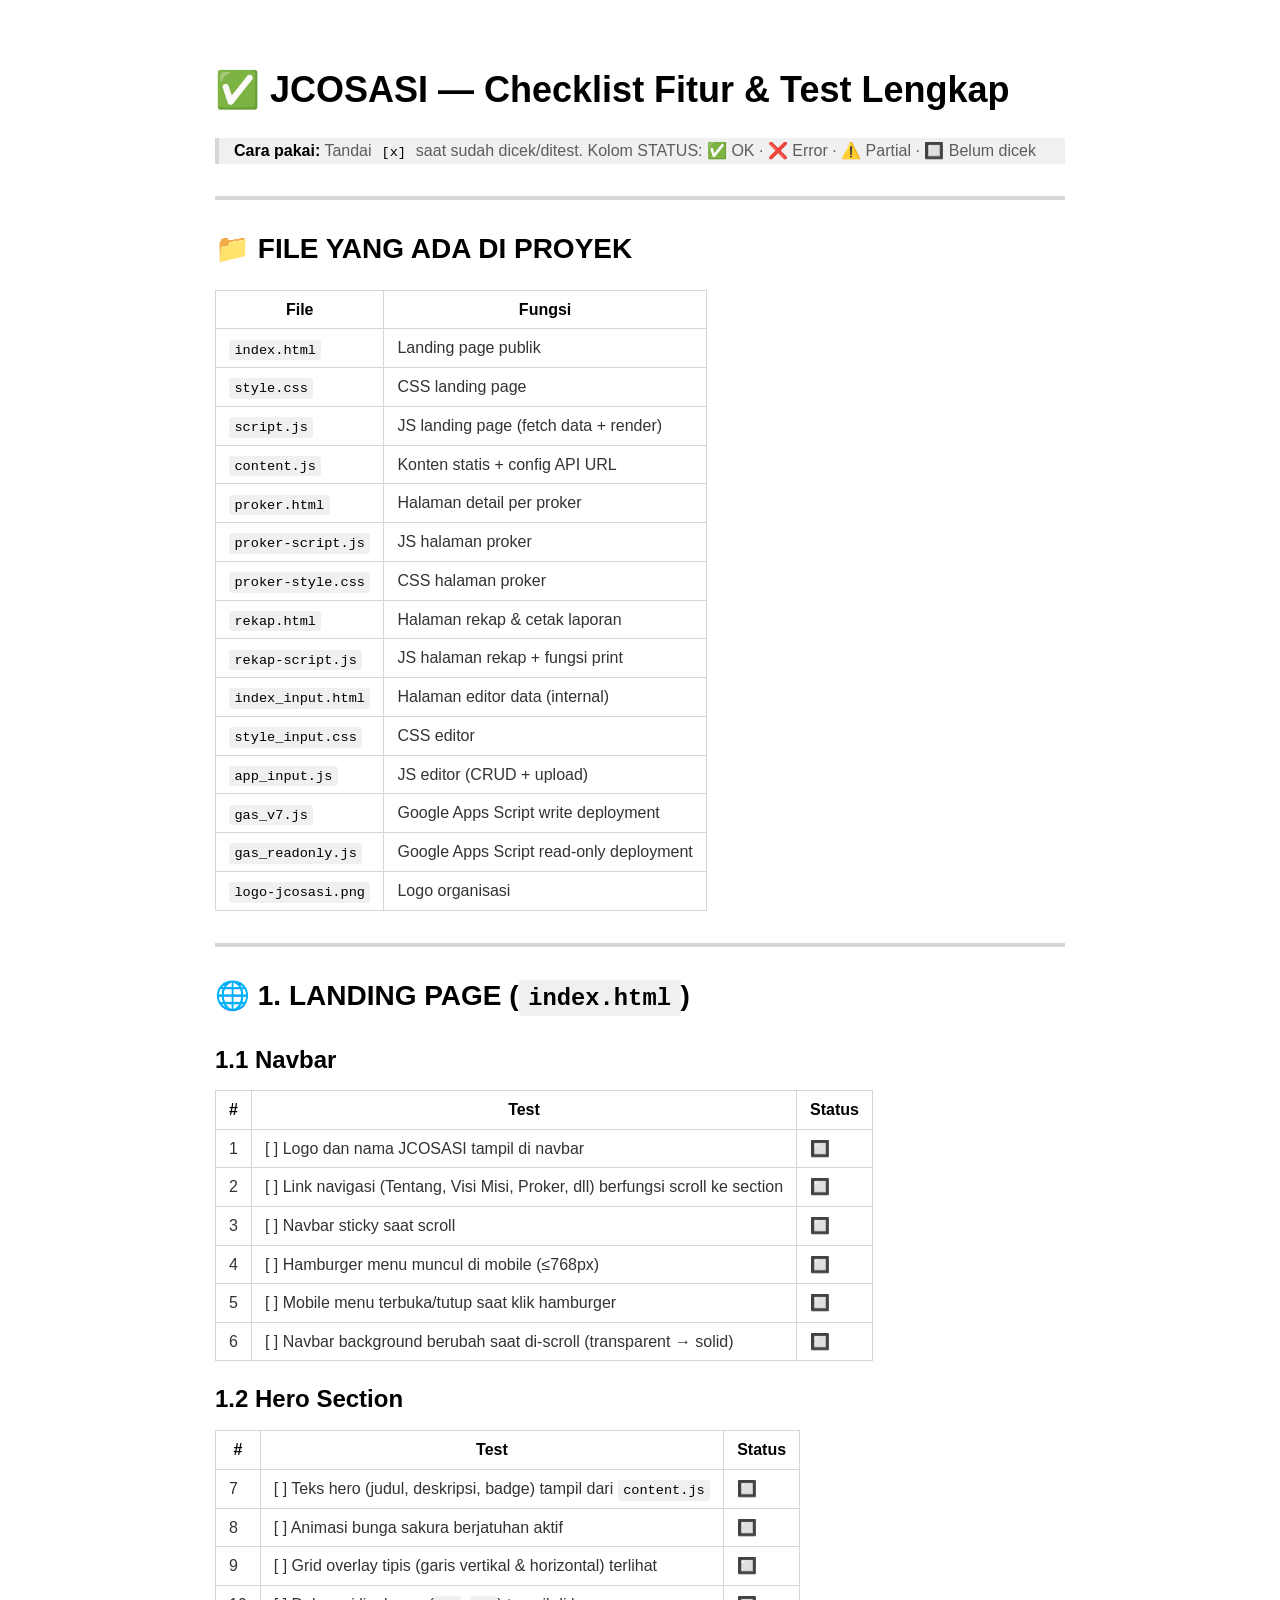
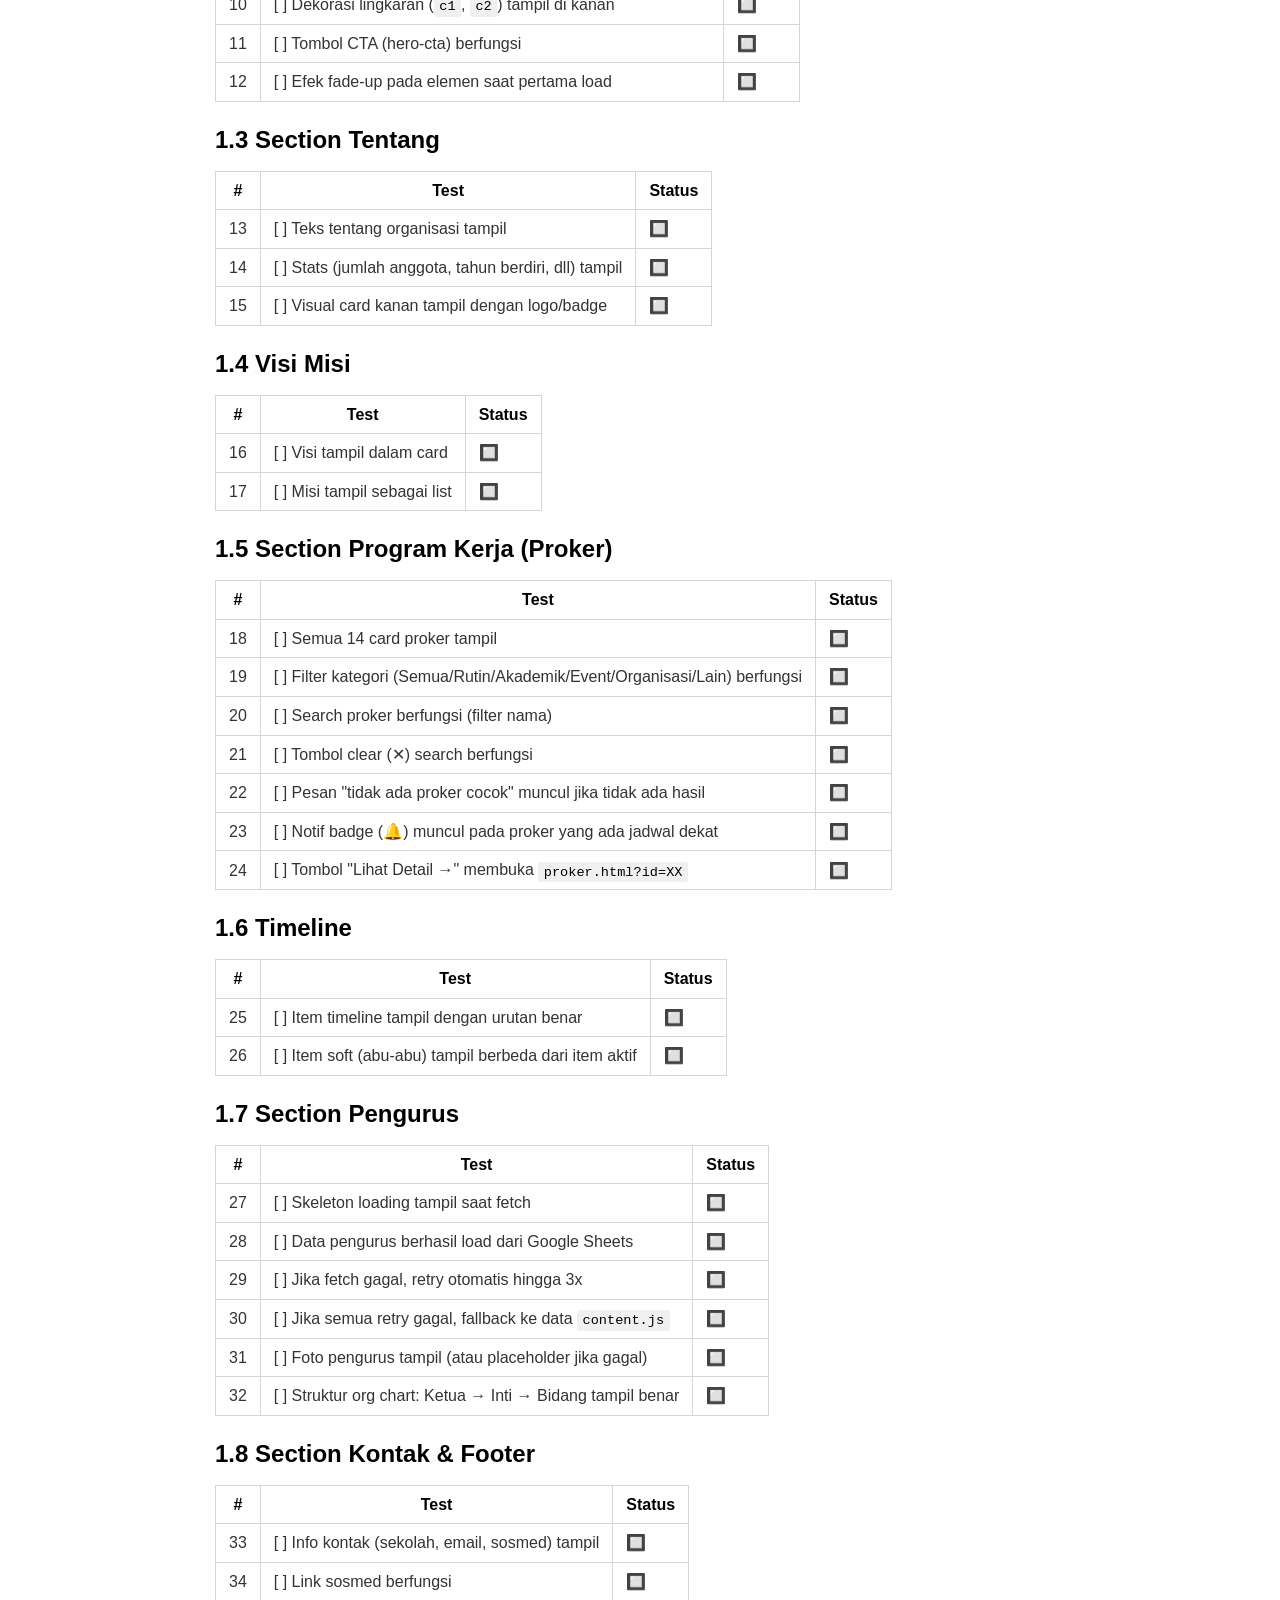
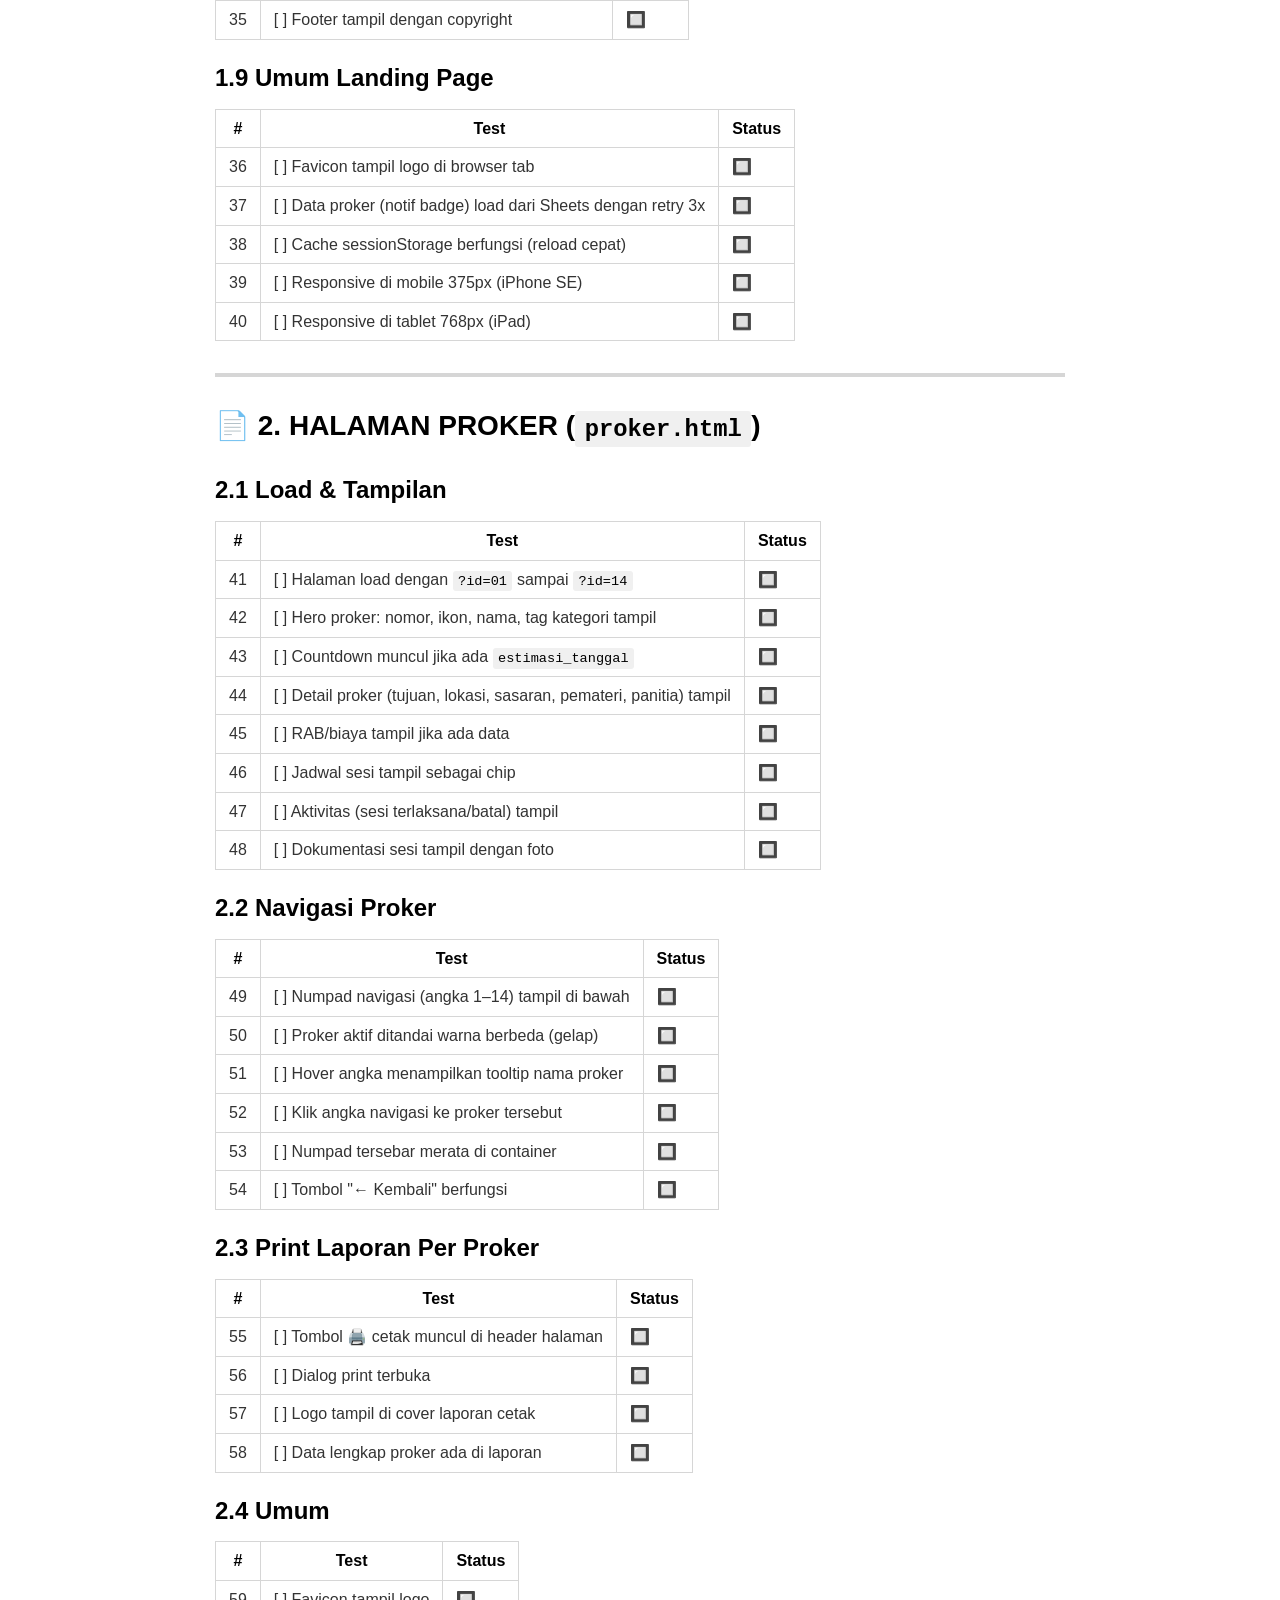
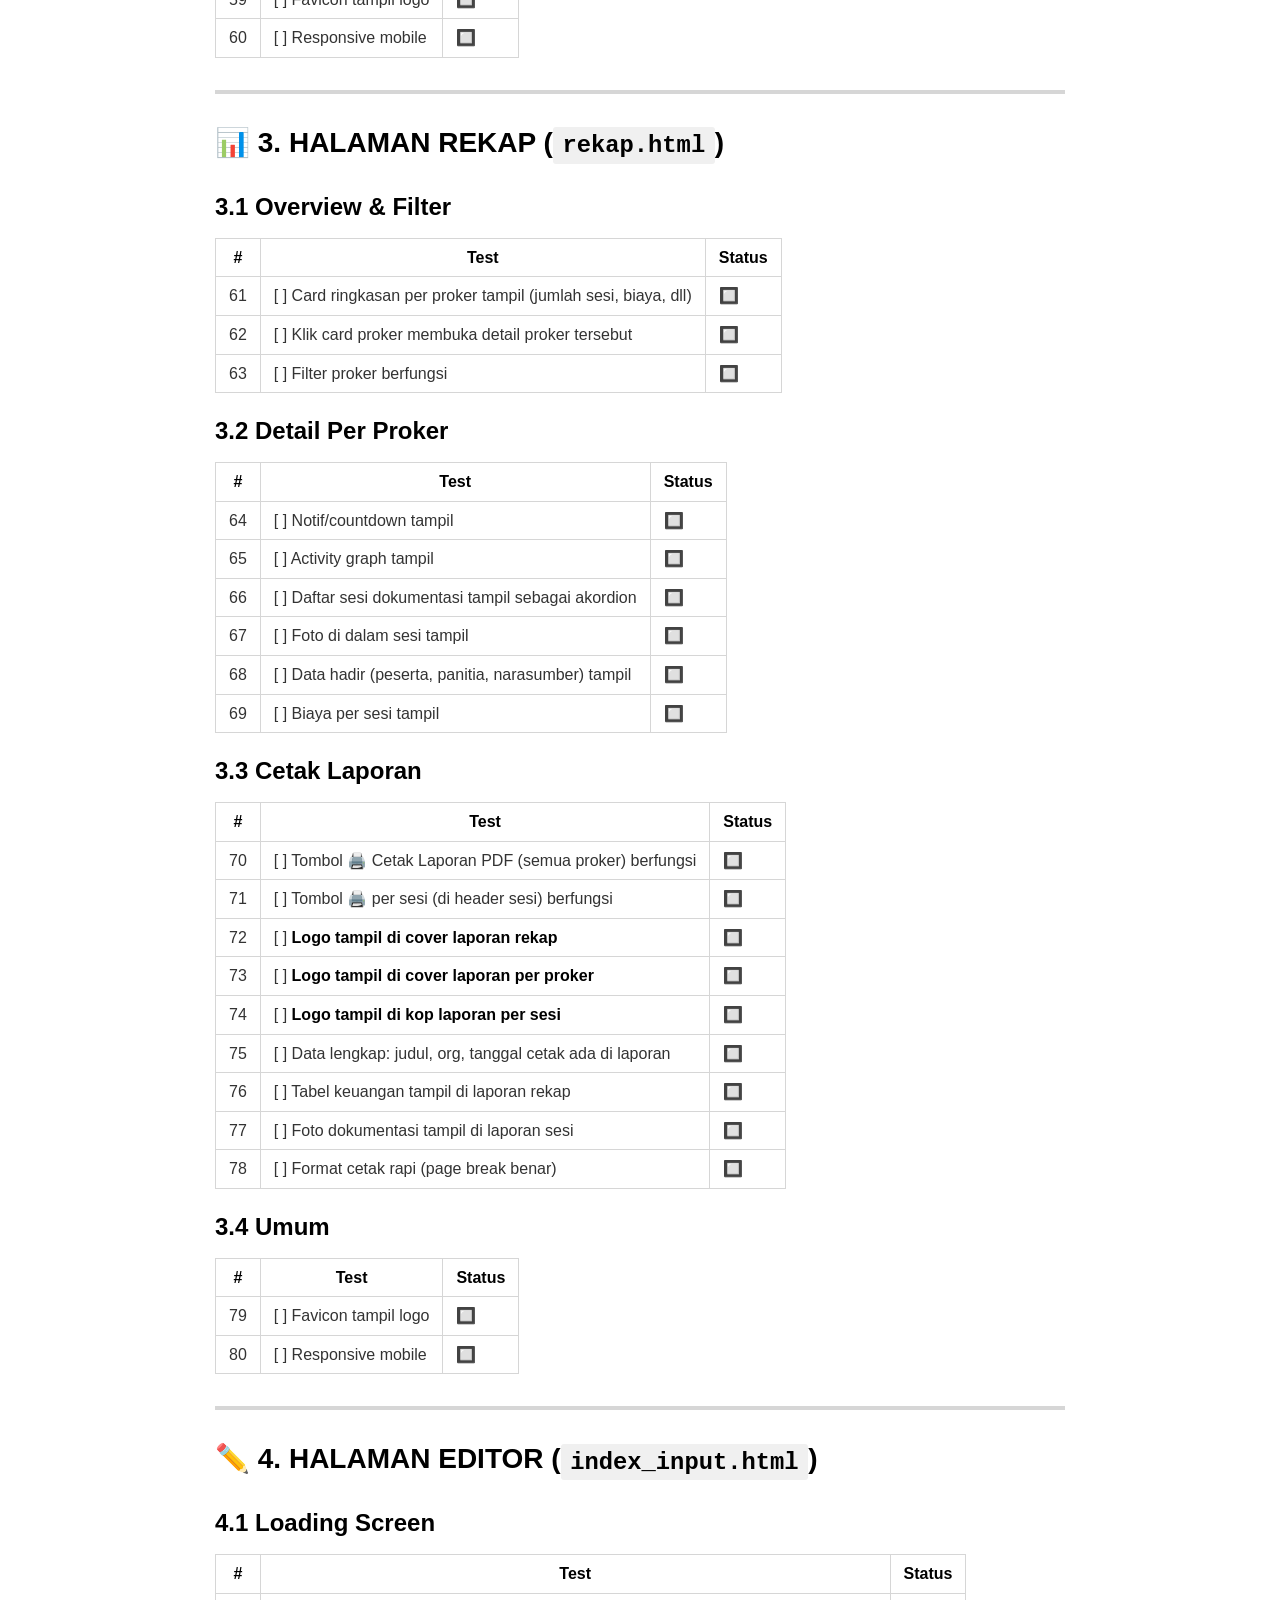
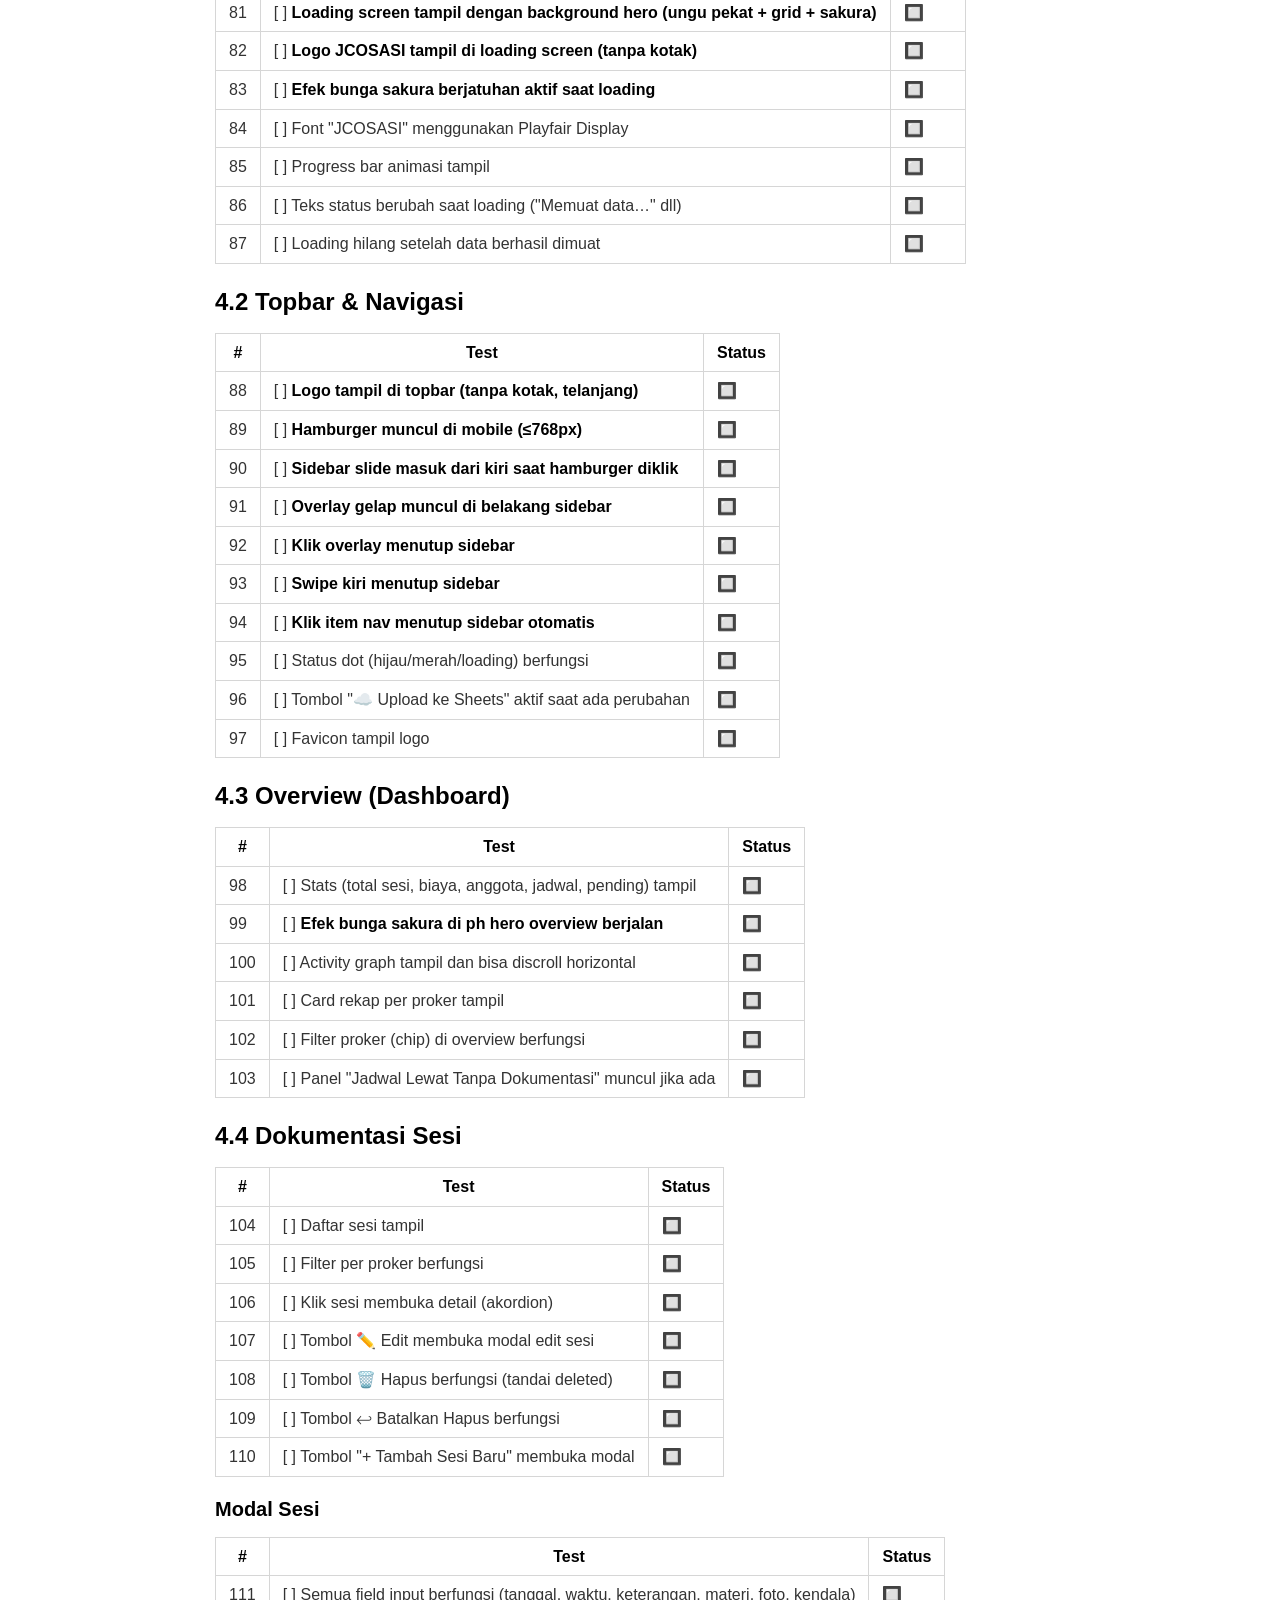
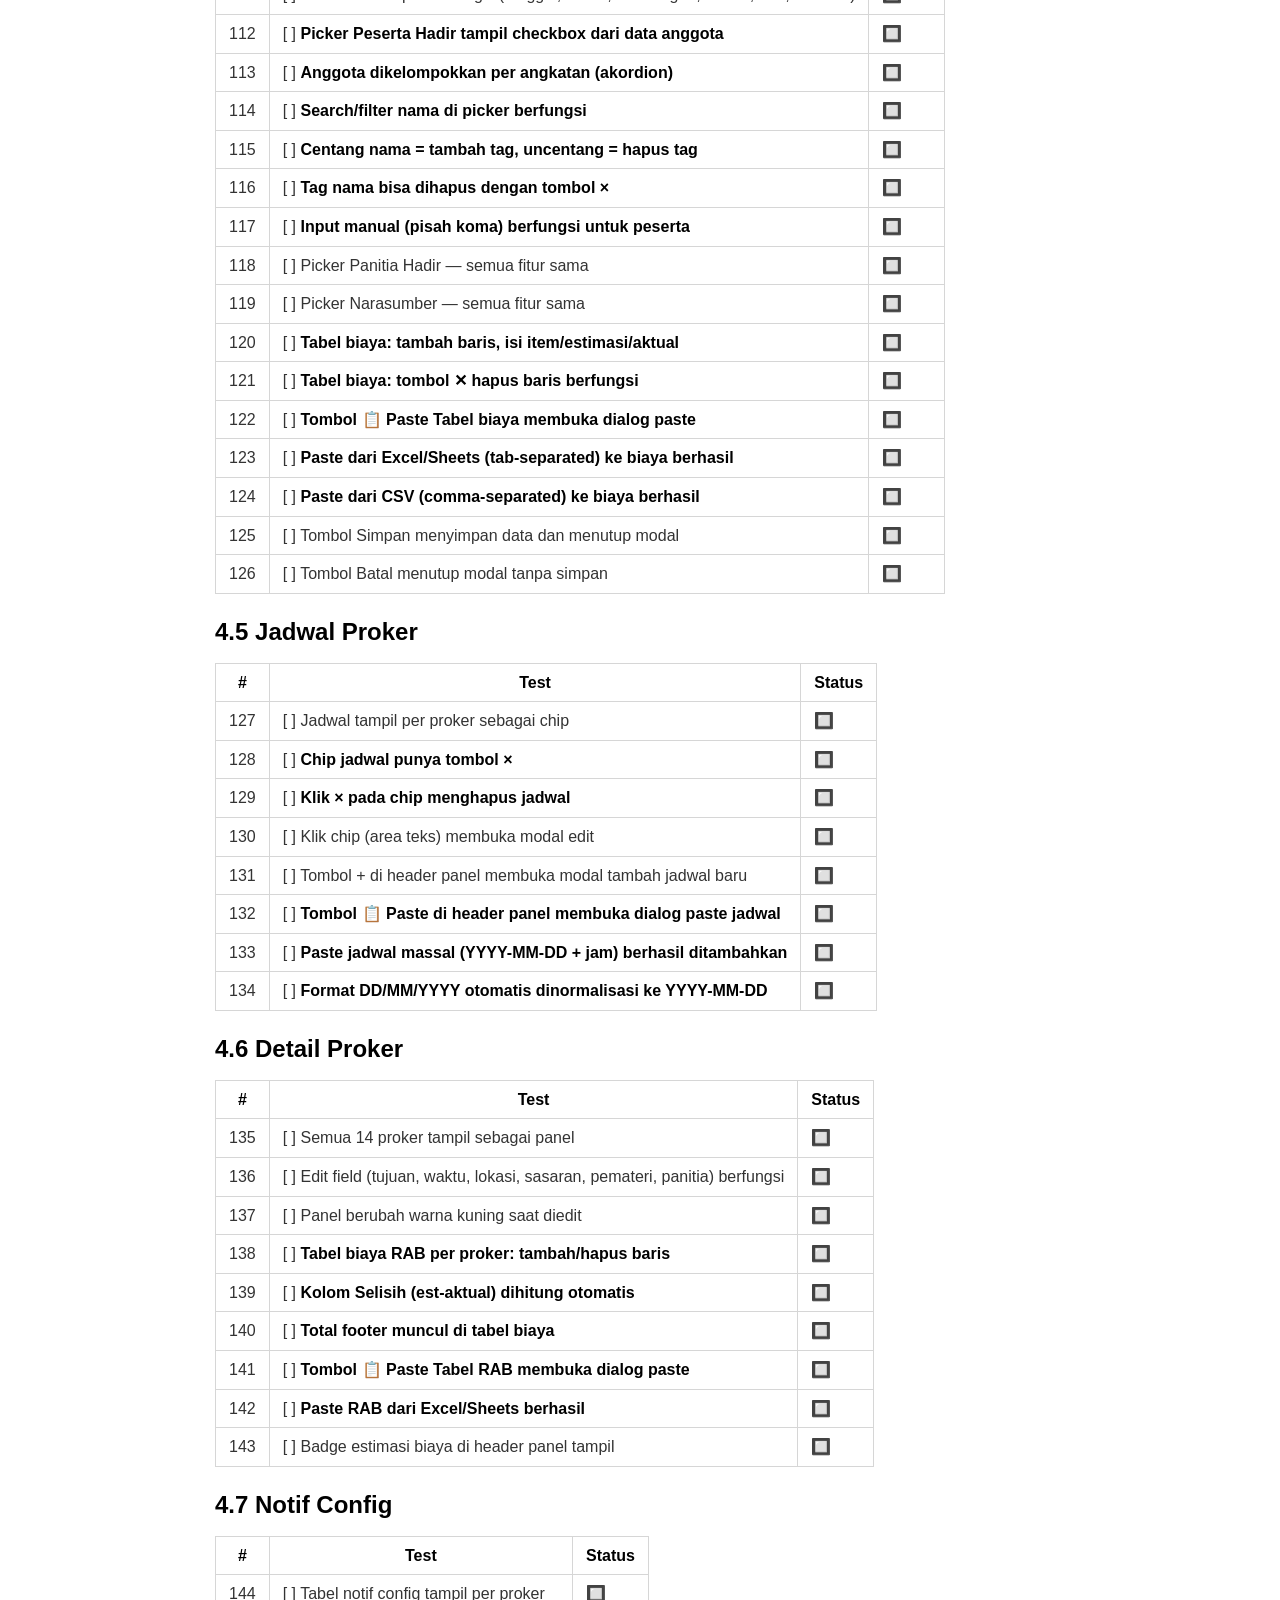
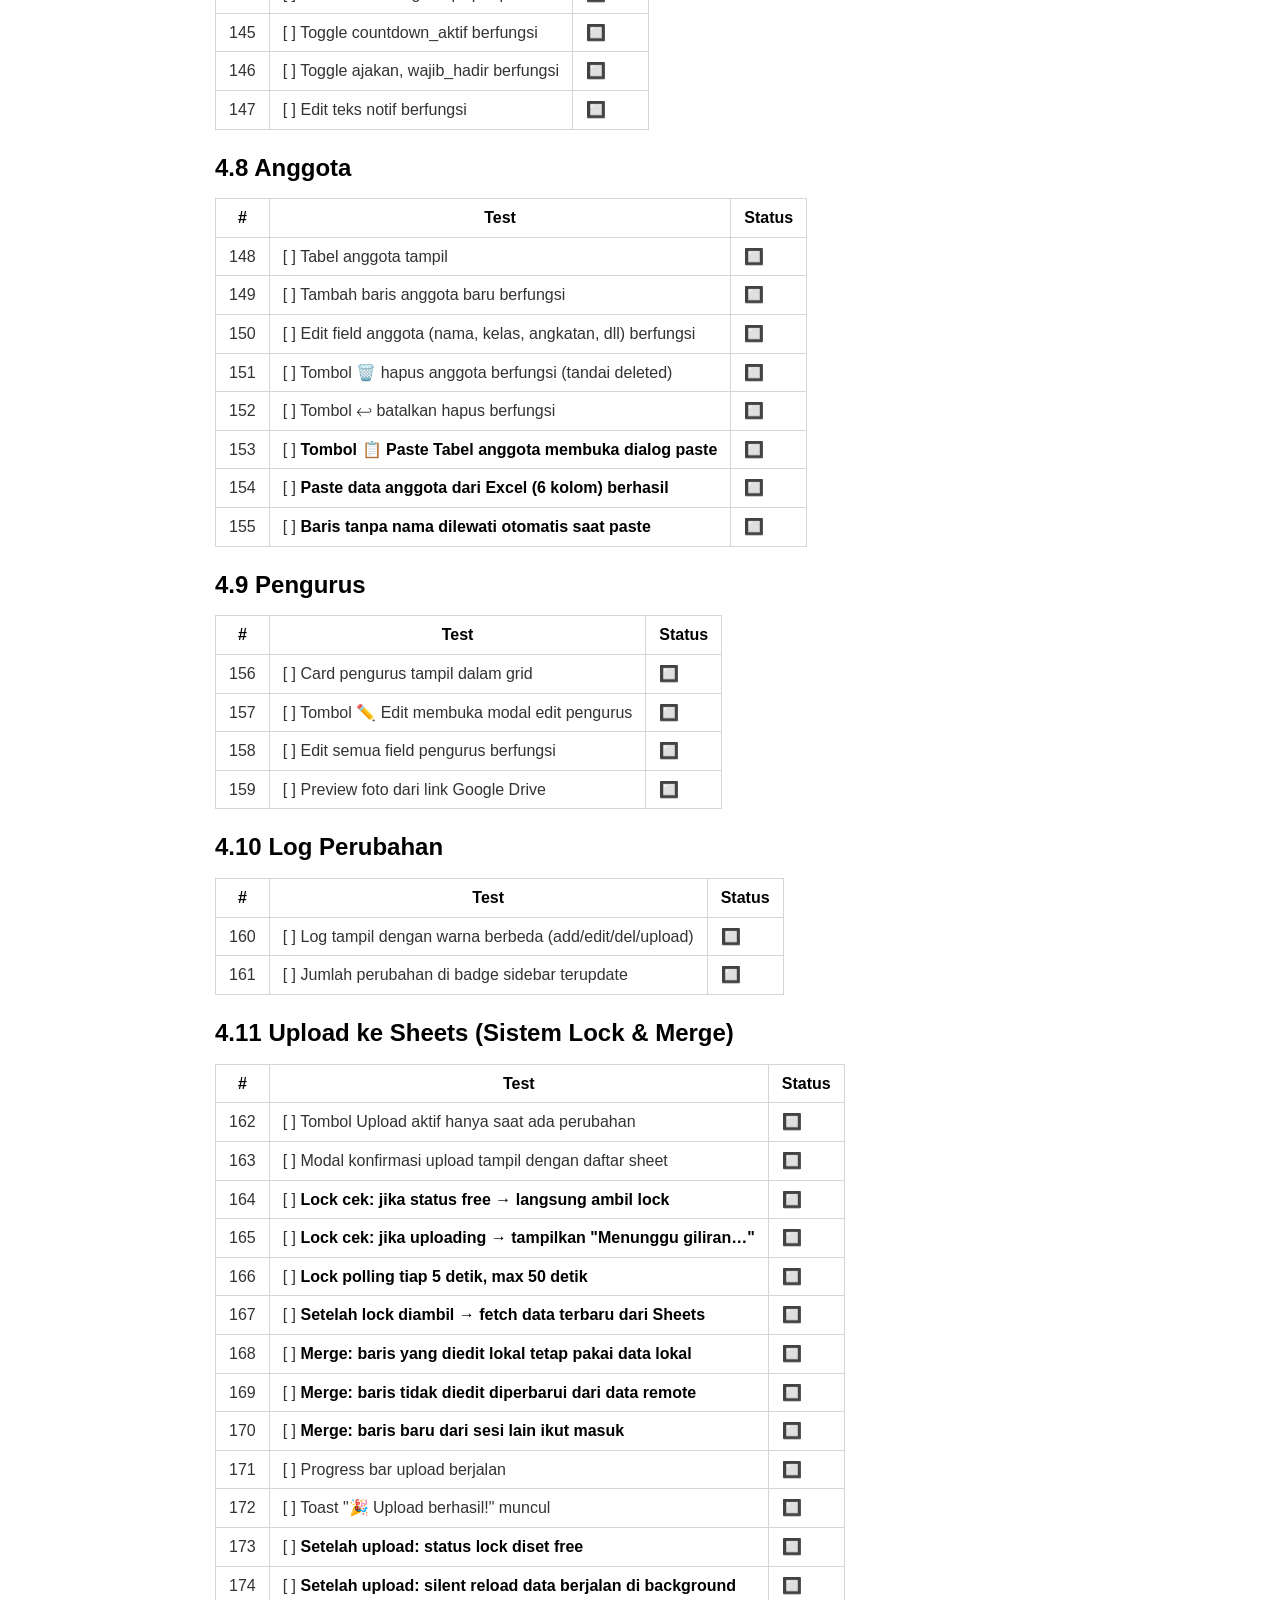
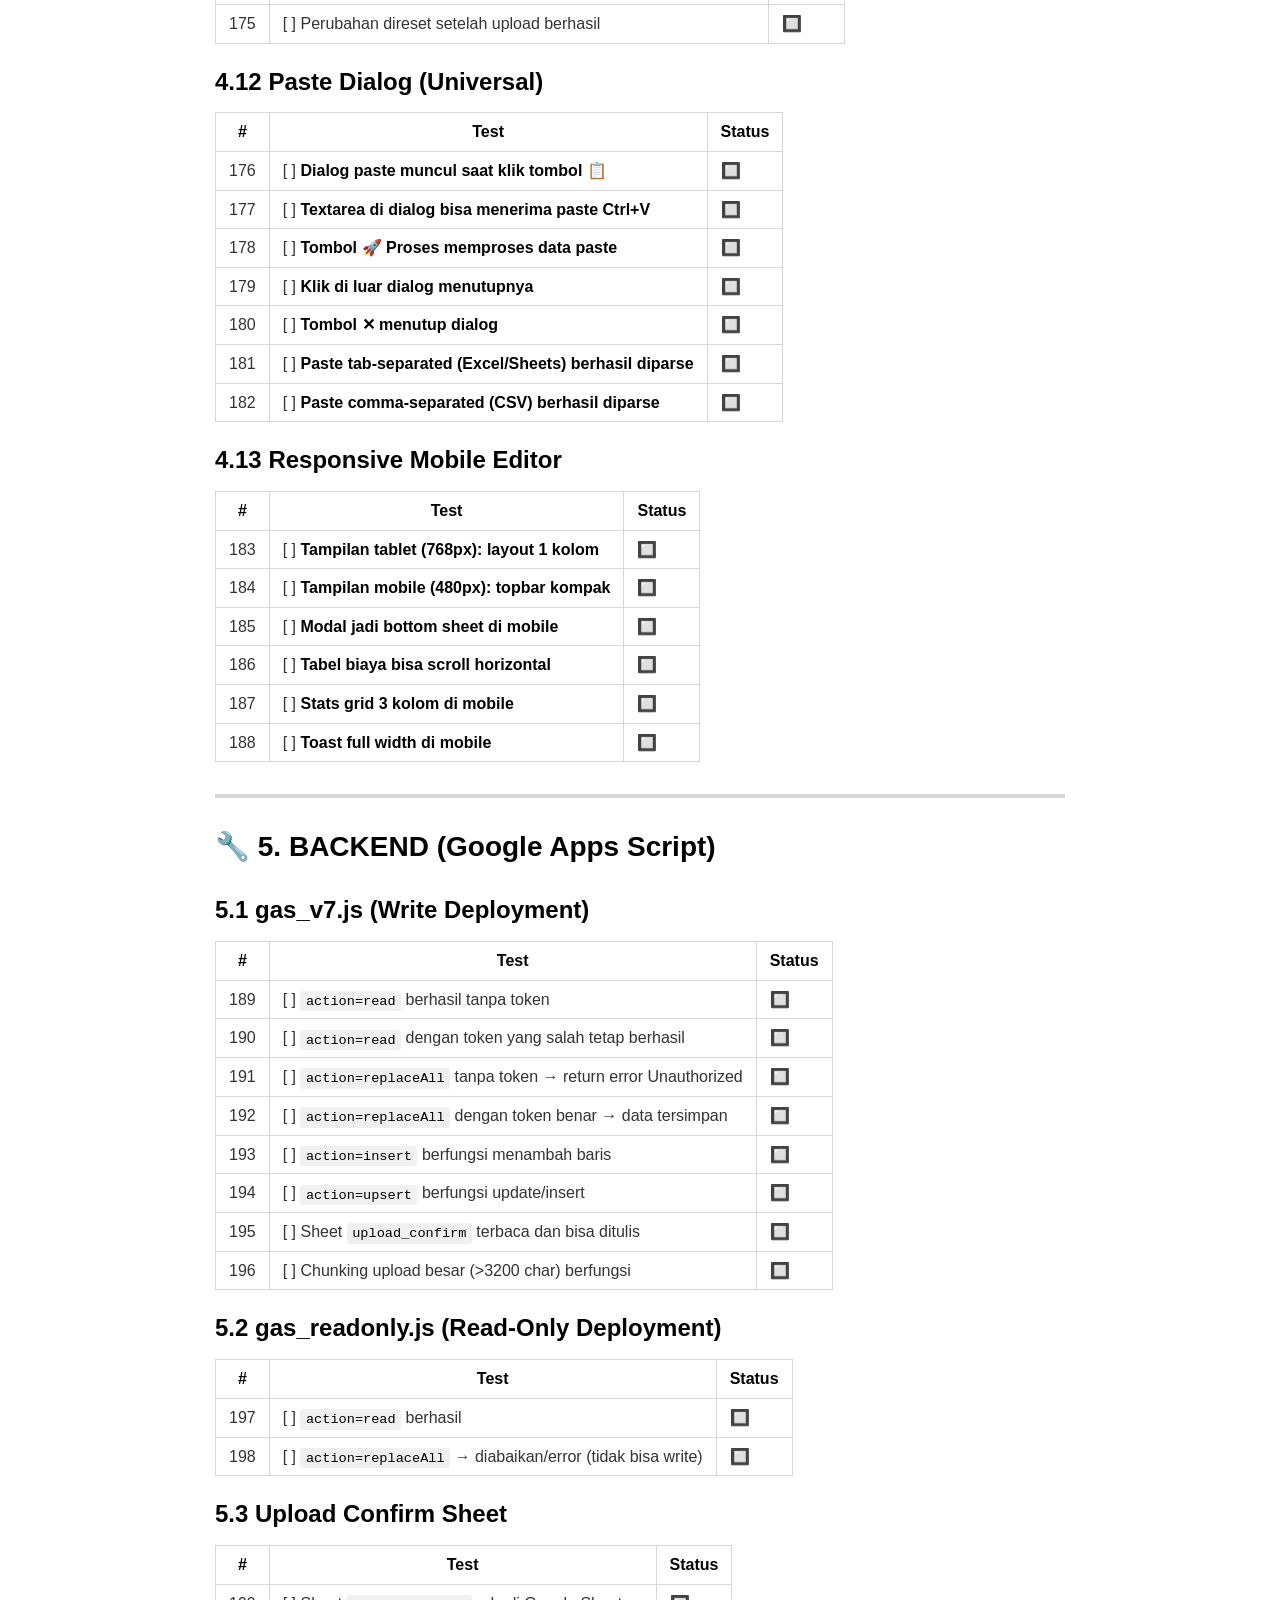
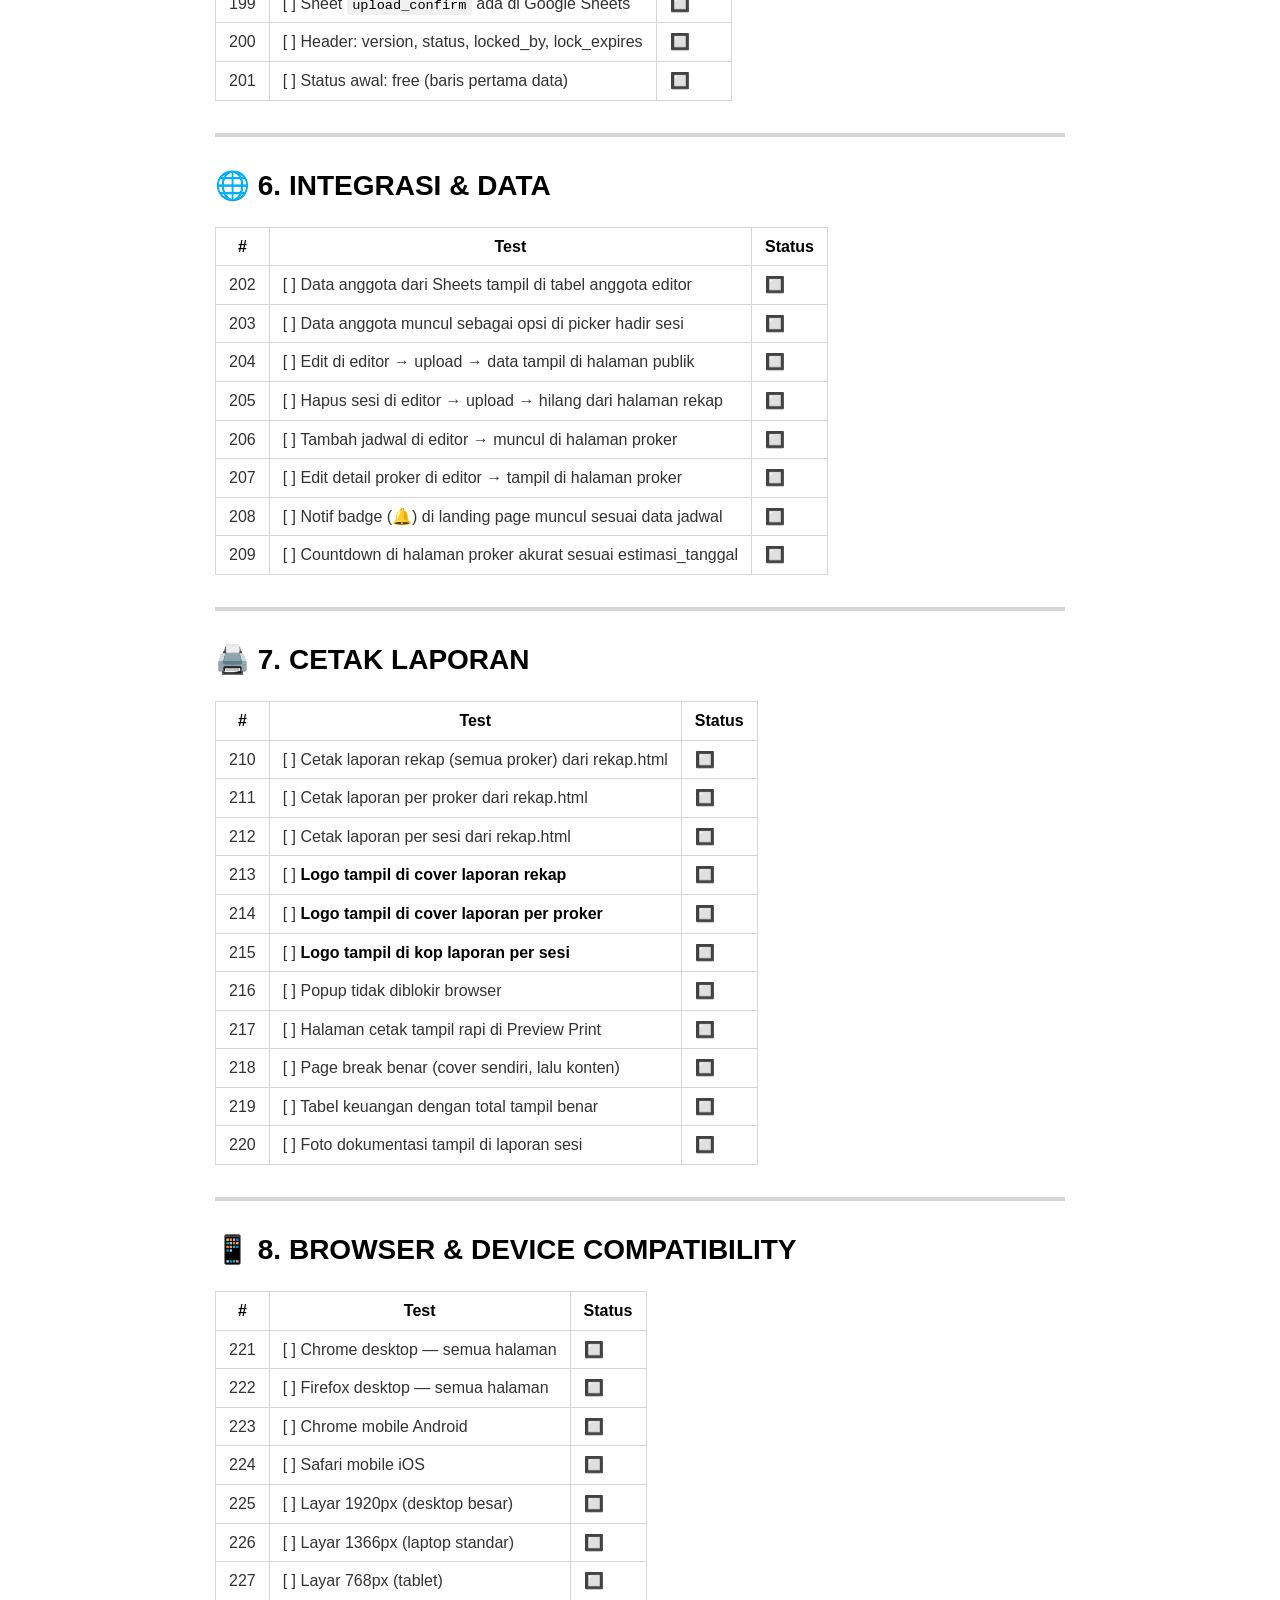
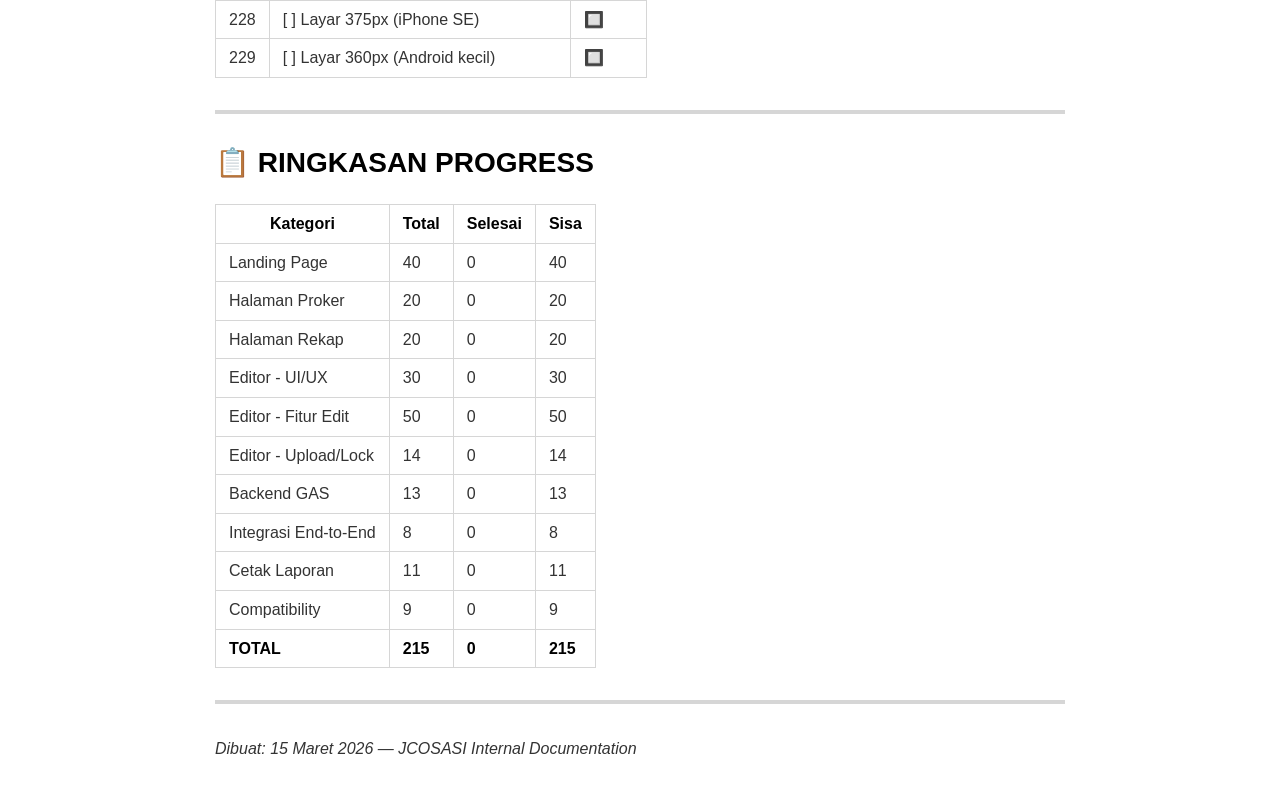
<file: JCOSASI_Checklist.html>
<!DOCTYPE html><html><head>
      <title>JCOSASI_Checklist</title>
      <meta charset="utf-8">
      <meta name="viewport" content="width=device-width, initial-scale=1.0">
      
      <link rel="stylesheet" href="file:///c:\Users\Rosikha\.vscode\extensions\shd101wyy.markdown-preview-enhanced-0.8.20\crossnote\dependencies\katex\katex.min.css">
      
      
      
      
      
      <style>
      code[class*=language-],pre[class*=language-]{color:#333;background:0 0;font-family:Consolas,"Liberation Mono",Menlo,Courier,monospace;text-align:left;white-space:pre;word-spacing:normal;word-break:normal;word-wrap:normal;line-height:1.4;-moz-tab-size:8;-o-tab-size:8;tab-size:8;-webkit-hyphens:none;-moz-hyphens:none;-ms-hyphens:none;hyphens:none}pre[class*=language-]{padding:.8em;overflow:auto;border-radius:3px;background:#f5f5f5}:not(pre)>code[class*=language-]{padding:.1em;border-radius:.3em;white-space:normal;background:#f5f5f5}.token.blockquote,.token.comment{color:#969896}.token.cdata{color:#183691}.token.doctype,.token.macro.property,.token.punctuation,.token.variable{color:#333}.token.builtin,.token.important,.token.keyword,.token.operator,.token.rule{color:#a71d5d}.token.attr-value,.token.regex,.token.string,.token.url{color:#183691}.token.atrule,.token.boolean,.token.code,.token.command,.token.constant,.token.entity,.token.number,.token.property,.token.symbol{color:#0086b3}.token.prolog,.token.selector,.token.tag{color:#63a35c}.token.attr-name,.token.class,.token.class-name,.token.function,.token.id,.token.namespace,.token.pseudo-class,.token.pseudo-element,.token.url-reference .token.variable{color:#795da3}.token.entity{cursor:help}.token.title,.token.title .token.punctuation{font-weight:700;color:#1d3e81}.token.list{color:#ed6a43}.token.inserted{background-color:#eaffea;color:#55a532}.token.deleted{background-color:#ffecec;color:#bd2c00}.token.bold{font-weight:700}.token.italic{font-style:italic}.language-json .token.property{color:#183691}.language-markup .token.tag .token.punctuation{color:#333}.language-css .token.function,code.language-css{color:#0086b3}.language-yaml .token.atrule{color:#63a35c}code.language-yaml{color:#183691}.language-ruby .token.function{color:#333}.language-markdown .token.url{color:#795da3}.language-makefile .token.symbol{color:#795da3}.language-makefile .token.variable{color:#183691}.language-makefile .token.builtin{color:#0086b3}.language-bash .token.keyword{color:#0086b3}pre[data-line]{position:relative;padding:1em 0 1em 3em}pre[data-line] .line-highlight-wrapper{position:absolute;top:0;left:0;background-color:transparent;display:block;width:100%}pre[data-line] .line-highlight{position:absolute;left:0;right:0;padding:inherit 0;margin-top:1em;background:hsla(24,20%,50%,.08);background:linear-gradient(to right,hsla(24,20%,50%,.1) 70%,hsla(24,20%,50%,0));pointer-events:none;line-height:inherit;white-space:pre}pre[data-line] .line-highlight:before,pre[data-line] .line-highlight[data-end]:after{content:attr(data-start);position:absolute;top:.4em;left:.6em;min-width:1em;padding:0 .5em;background-color:hsla(24,20%,50%,.4);color:#f4f1ef;font:bold 65%/1.5 sans-serif;text-align:center;vertical-align:.3em;border-radius:999px;text-shadow:none;box-shadow:0 1px #fff}pre[data-line] .line-highlight[data-end]:after{content:attr(data-end);top:auto;bottom:.4em}html body{font-family:'Helvetica Neue',Helvetica,'Segoe UI',Arial,freesans,sans-serif;font-size:16px;line-height:1.6;color:#333;background-color:#fff;overflow:initial;box-sizing:border-box;word-wrap:break-word}html body>:first-child{margin-top:0}html body h1,html body h2,html body h3,html body h4,html body h5,html body h6{line-height:1.2;margin-top:1em;margin-bottom:16px;color:#000}html body h1{font-size:2.25em;font-weight:300;padding-bottom:.3em}html body h2{font-size:1.75em;font-weight:400;padding-bottom:.3em}html body h3{font-size:1.5em;font-weight:500}html body h4{font-size:1.25em;font-weight:600}html body h5{font-size:1.1em;font-weight:600}html body h6{font-size:1em;font-weight:600}html body h1,html body h2,html body h3,html body h4,html body h5{font-weight:600}html body h5{font-size:1em}html body h6{color:#5c5c5c}html body strong{color:#000}html body del{color:#5c5c5c}html body a:not([href]){color:inherit;text-decoration:none}html body a{color:#08c;text-decoration:none}html body a:hover{color:#00a3f5;text-decoration:none}html body img{max-width:100%}html body>p{margin-top:0;margin-bottom:16px;word-wrap:break-word}html body>ol,html body>ul{margin-bottom:16px}html body ol,html body ul{padding-left:2em}html body ol.no-list,html body ul.no-list{padding:0;list-style-type:none}html body ol ol,html body ol ul,html body ul ol,html body ul ul{margin-top:0;margin-bottom:0}html body li{margin-bottom:0}html body li.task-list-item{list-style:none}html body li>p{margin-top:0;margin-bottom:0}html body .task-list-item-checkbox{margin:0 .2em .25em -1.8em;vertical-align:middle}html body .task-list-item-checkbox:hover{cursor:pointer}html body blockquote{margin:16px 0;font-size:inherit;padding:0 15px;color:#5c5c5c;background-color:#f0f0f0;border-left:4px solid #d6d6d6}html body blockquote>:first-child{margin-top:0}html body blockquote>:last-child{margin-bottom:0}html body hr{height:4px;margin:32px 0;background-color:#d6d6d6;border:0 none}html body table{margin:10px 0 15px 0;border-collapse:collapse;border-spacing:0;display:block;width:100%;overflow:auto;word-break:normal;word-break:keep-all}html body table th{font-weight:700;color:#000}html body table td,html body table th{border:1px solid #d6d6d6;padding:6px 13px}html body dl{padding:0}html body dl dt{padding:0;margin-top:16px;font-size:1em;font-style:italic;font-weight:700}html body dl dd{padding:0 16px;margin-bottom:16px}html body code{font-family:Menlo,Monaco,Consolas,'Courier New',monospace;font-size:.85em;color:#000;background-color:#f0f0f0;border-radius:3px;padding:.2em 0}html body code::after,html body code::before{letter-spacing:-.2em;content:'\00a0'}html body pre>code{padding:0;margin:0;word-break:normal;white-space:pre;background:0 0;border:0}html body .highlight{margin-bottom:16px}html body .highlight pre,html body pre{padding:1em;overflow:auto;line-height:1.45;border:#d6d6d6;border-radius:3px}html body .highlight pre{margin-bottom:0;word-break:normal}html body pre code,html body pre tt{display:inline;max-width:initial;padding:0;margin:0;overflow:initial;line-height:inherit;word-wrap:normal;background-color:transparent;border:0}html body pre code:after,html body pre code:before,html body pre tt:after,html body pre tt:before{content:normal}html body blockquote,html body dl,html body ol,html body p,html body pre,html body ul{margin-top:0;margin-bottom:16px}html body kbd{color:#000;border:1px solid #d6d6d6;border-bottom:2px solid #c7c7c7;padding:2px 4px;background-color:#f0f0f0;border-radius:3px}@media print{html body{background-color:#fff}html body h1,html body h2,html body h3,html body h4,html body h5,html body h6{color:#000;page-break-after:avoid}html body blockquote{color:#5c5c5c}html body pre{page-break-inside:avoid}html body table{display:table}html body img{display:block;max-width:100%;max-height:100%}html body code,html body pre{word-wrap:break-word;white-space:pre}}.markdown-preview{width:100%;height:100%;box-sizing:border-box}.markdown-preview ul{list-style:disc}.markdown-preview ul ul{list-style:circle}.markdown-preview ul ul ul{list-style:square}.markdown-preview ol{list-style:decimal}.markdown-preview ol ol,.markdown-preview ul ol{list-style-type:lower-roman}.markdown-preview ol ol ol,.markdown-preview ol ul ol,.markdown-preview ul ol ol,.markdown-preview ul ul ol{list-style-type:lower-alpha}.markdown-preview .newpage,.markdown-preview .pagebreak{page-break-before:always}.markdown-preview pre.line-numbers{position:relative;padding-left:3.8em;counter-reset:linenumber}.markdown-preview pre.line-numbers>code{position:relative}.markdown-preview pre.line-numbers .line-numbers-rows{position:absolute;pointer-events:none;top:1em;font-size:100%;left:0;width:3em;letter-spacing:-1px;border-right:1px solid #999;-webkit-user-select:none;-moz-user-select:none;-ms-user-select:none;user-select:none}.markdown-preview pre.line-numbers .line-numbers-rows>span{pointer-events:none;display:block;counter-increment:linenumber}.markdown-preview pre.line-numbers .line-numbers-rows>span:before{content:counter(linenumber);color:#999;display:block;padding-right:.8em;text-align:right}.markdown-preview .mathjax-exps .MathJax_Display{text-align:center!important}.markdown-preview:not([data-for=preview]) .code-chunk .code-chunk-btn-group{display:none}.markdown-preview:not([data-for=preview]) .code-chunk .status{display:none}.markdown-preview:not([data-for=preview]) .code-chunk .output-div{margin-bottom:16px}.markdown-preview .md-toc{padding:0}.markdown-preview .md-toc .md-toc-link-wrapper .md-toc-link{display:inline;padding:.25rem 0}.markdown-preview .md-toc .md-toc-link-wrapper .md-toc-link div,.markdown-preview .md-toc .md-toc-link-wrapper .md-toc-link p{display:inline}.markdown-preview .md-toc .md-toc-link-wrapper.highlighted .md-toc-link{font-weight:800}.scrollbar-style::-webkit-scrollbar{width:8px}.scrollbar-style::-webkit-scrollbar-track{border-radius:10px;background-color:transparent}.scrollbar-style::-webkit-scrollbar-thumb{border-radius:5px;background-color:rgba(150,150,150,.66);border:4px solid rgba(150,150,150,.66);background-clip:content-box}html body[for=html-export]:not([data-presentation-mode]){position:relative;width:100%;height:100%;top:0;left:0;margin:0;padding:0;overflow:auto}html body[for=html-export]:not([data-presentation-mode]) .markdown-preview{position:relative;top:0;min-height:100vh}@media screen and (min-width:914px){html body[for=html-export]:not([data-presentation-mode]) .markdown-preview{padding:2em calc(50% - 457px + 2em)}}@media screen and (max-width:914px){html body[for=html-export]:not([data-presentation-mode]) .markdown-preview{padding:2em}}@media screen and (max-width:450px){html body[for=html-export]:not([data-presentation-mode]) .markdown-preview{font-size:14px!important;padding:1em}}@media print{html body[for=html-export]:not([data-presentation-mode]) #sidebar-toc-btn{display:none}}html body[for=html-export]:not([data-presentation-mode]) #sidebar-toc-btn{position:fixed;bottom:8px;left:8px;font-size:28px;cursor:pointer;color:inherit;z-index:99;width:32px;text-align:center;opacity:.4}html body[for=html-export]:not([data-presentation-mode])[html-show-sidebar-toc] #sidebar-toc-btn{opacity:1}html body[for=html-export]:not([data-presentation-mode])[html-show-sidebar-toc] .md-sidebar-toc{position:fixed;top:0;left:0;width:300px;height:100%;padding:32px 0 48px 0;font-size:14px;box-shadow:0 0 4px rgba(150,150,150,.33);box-sizing:border-box;overflow:auto;background-color:inherit}html body[for=html-export]:not([data-presentation-mode])[html-show-sidebar-toc] .md-sidebar-toc::-webkit-scrollbar{width:8px}html body[for=html-export]:not([data-presentation-mode])[html-show-sidebar-toc] .md-sidebar-toc::-webkit-scrollbar-track{border-radius:10px;background-color:transparent}html body[for=html-export]:not([data-presentation-mode])[html-show-sidebar-toc] .md-sidebar-toc::-webkit-scrollbar-thumb{border-radius:5px;background-color:rgba(150,150,150,.66);border:4px solid rgba(150,150,150,.66);background-clip:content-box}html body[for=html-export]:not([data-presentation-mode])[html-show-sidebar-toc] .md-sidebar-toc a{text-decoration:none}html body[for=html-export]:not([data-presentation-mode])[html-show-sidebar-toc] .md-sidebar-toc .md-toc{padding:0 16px}html body[for=html-export]:not([data-presentation-mode])[html-show-sidebar-toc] .md-sidebar-toc .md-toc .md-toc-link-wrapper .md-toc-link{display:inline;padding:.25rem 0}html body[for=html-export]:not([data-presentation-mode])[html-show-sidebar-toc] .md-sidebar-toc .md-toc .md-toc-link-wrapper .md-toc-link div,html body[for=html-export]:not([data-presentation-mode])[html-show-sidebar-toc] .md-sidebar-toc .md-toc .md-toc-link-wrapper .md-toc-link p{display:inline}html body[for=html-export]:not([data-presentation-mode])[html-show-sidebar-toc] .md-sidebar-toc .md-toc .md-toc-link-wrapper.highlighted .md-toc-link{font-weight:800}html body[for=html-export]:not([data-presentation-mode])[html-show-sidebar-toc] .markdown-preview{left:300px;width:calc(100% - 300px);padding:2em calc(50% - 457px - 300px / 2);margin:0;box-sizing:border-box}@media screen and (max-width:1274px){html body[for=html-export]:not([data-presentation-mode])[html-show-sidebar-toc] .markdown-preview{padding:2em}}@media screen and (max-width:450px){html body[for=html-export]:not([data-presentation-mode])[html-show-sidebar-toc] .markdown-preview{width:100%}}html body[for=html-export]:not([data-presentation-mode]):not([html-show-sidebar-toc]) .markdown-preview{left:50%;transform:translateX(-50%)}html body[for=html-export]:not([data-presentation-mode]):not([html-show-sidebar-toc]) .md-sidebar-toc{display:none}
/* Please visit the URL below for more information: */
/*   https://shd101wyy.github.io/markdown-preview-enhanced/#/customize-css */
/* Please visit the URL below for more information: */
/*   https://shd101wyy.github.io/markdown-preview-enhanced/#/customize-css */

      </style>
      <!-- The content below will be included at the end of the <head> element. --><script type="text/javascript">
  document.addEventListener("DOMContentLoaded", function () {
    // your code here
  });
</script></head><body for="html-export">
    
    
      <div class="crossnote markdown-preview  ">
      
<h1 id="-jcosasi--checklist-fitur--test-lengkap">✅ JCOSASI — Checklist Fitur &amp; Test Lengkap </h1>
<blockquote>
<p><strong>Cara pakai:</strong> Tandai <code>[x]</code> saat sudah dicek/ditest. Kolom STATUS: ✅ OK · ❌ Error · ⚠️ Partial · 🔲 Belum dicek</p>
</blockquote>
<hr>
<h2 id="-file-yang-ada-di-proyek">📁 FILE YANG ADA DI PROYEK </h2>
<table>
<thead>
<tr>
<th>File</th>
<th>Fungsi</th>
</tr>
</thead>
<tbody>
<tr>
<td><code>index.html</code></td>
<td>Landing page publik</td>
</tr>
<tr>
<td><code>style.css</code></td>
<td>CSS landing page</td>
</tr>
<tr>
<td><code>script.js</code></td>
<td>JS landing page (fetch data + render)</td>
</tr>
<tr>
<td><code>content.js</code></td>
<td>Konten statis + config API URL</td>
</tr>
<tr>
<td><code>proker.html</code></td>
<td>Halaman detail per proker</td>
</tr>
<tr>
<td><code>proker-script.js</code></td>
<td>JS halaman proker</td>
</tr>
<tr>
<td><code>proker-style.css</code></td>
<td>CSS halaman proker</td>
</tr>
<tr>
<td><code>rekap.html</code></td>
<td>Halaman rekap &amp; cetak laporan</td>
</tr>
<tr>
<td><code>rekap-script.js</code></td>
<td>JS halaman rekap + fungsi print</td>
</tr>
<tr>
<td><code>index_input.html</code></td>
<td>Halaman editor data (internal)</td>
</tr>
<tr>
<td><code>style_input.css</code></td>
<td>CSS editor</td>
</tr>
<tr>
<td><code>app_input.js</code></td>
<td>JS editor (CRUD + upload)</td>
</tr>
<tr>
<td><code>gas_v7.js</code></td>
<td>Google Apps Script write deployment</td>
</tr>
<tr>
<td><code>gas_readonly.js</code></td>
<td>Google Apps Script read-only deployment</td>
</tr>
<tr>
<td><code>logo-jcosasi.png</code></td>
<td>Logo organisasi</td>
</tr>
</tbody>
</table>
<hr>
<h2 id="-1-landing-page-indexhtml">🌐 1. LANDING PAGE (<code>index.html</code>) </h2>
<h3 id="11-navbar">1.1 Navbar </h3>
<table>
<thead>
<tr>
<th>#</th>
<th>Test</th>
<th>Status</th>
</tr>
</thead>
<tbody>
<tr>
<td>1</td>
<td>[ ] Logo dan nama JCOSASI tampil di navbar</td>
<td>🔲</td>
</tr>
<tr>
<td>2</td>
<td>[ ] Link navigasi (Tentang, Visi Misi, Proker, dll) berfungsi scroll ke section</td>
<td>🔲</td>
</tr>
<tr>
<td>3</td>
<td>[ ] Navbar sticky saat scroll</td>
<td>🔲</td>
</tr>
<tr>
<td>4</td>
<td>[ ] Hamburger menu muncul di mobile (≤768px)</td>
<td>🔲</td>
</tr>
<tr>
<td>5</td>
<td>[ ] Mobile menu terbuka/tutup saat klik hamburger</td>
<td>🔲</td>
</tr>
<tr>
<td>6</td>
<td>[ ] Navbar background berubah saat di-scroll (transparent → solid)</td>
<td>🔲</td>
</tr>
</tbody>
</table>
<h3 id="12-hero-section">1.2 Hero Section </h3>
<table>
<thead>
<tr>
<th>#</th>
<th>Test</th>
<th>Status</th>
</tr>
</thead>
<tbody>
<tr>
<td>7</td>
<td>[ ] Teks hero (judul, deskripsi, badge) tampil dari <code>content.js</code></td>
<td>🔲</td>
</tr>
<tr>
<td>8</td>
<td>[ ] Animasi bunga sakura berjatuhan aktif</td>
<td>🔲</td>
</tr>
<tr>
<td>9</td>
<td>[ ] Grid overlay tipis (garis vertikal &amp; horizontal) terlihat</td>
<td>🔲</td>
</tr>
<tr>
<td>10</td>
<td>[ ] Dekorasi lingkaran (<code>c1</code>, <code>c2</code>) tampil di kanan</td>
<td>🔲</td>
</tr>
<tr>
<td>11</td>
<td>[ ] Tombol CTA (hero-cta) berfungsi</td>
<td>🔲</td>
</tr>
<tr>
<td>12</td>
<td>[ ] Efek fade-up pada elemen saat pertama load</td>
<td>🔲</td>
</tr>
</tbody>
</table>
<h3 id="13-section-tentang">1.3 Section Tentang </h3>
<table>
<thead>
<tr>
<th>#</th>
<th>Test</th>
<th>Status</th>
</tr>
</thead>
<tbody>
<tr>
<td>13</td>
<td>[ ] Teks tentang organisasi tampil</td>
<td>🔲</td>
</tr>
<tr>
<td>14</td>
<td>[ ] Stats (jumlah anggota, tahun berdiri, dll) tampil</td>
<td>🔲</td>
</tr>
<tr>
<td>15</td>
<td>[ ] Visual card kanan tampil dengan logo/badge</td>
<td>🔲</td>
</tr>
</tbody>
</table>
<h3 id="14-visi-misi">1.4 Visi Misi </h3>
<table>
<thead>
<tr>
<th>#</th>
<th>Test</th>
<th>Status</th>
</tr>
</thead>
<tbody>
<tr>
<td>16</td>
<td>[ ] Visi tampil dalam card</td>
<td>🔲</td>
</tr>
<tr>
<td>17</td>
<td>[ ] Misi tampil sebagai list</td>
<td>🔲</td>
</tr>
</tbody>
</table>
<h3 id="15-section-program-kerja-proker">1.5 Section Program Kerja (Proker) </h3>
<table>
<thead>
<tr>
<th>#</th>
<th>Test</th>
<th>Status</th>
</tr>
</thead>
<tbody>
<tr>
<td>18</td>
<td>[ ] Semua 14 card proker tampil</td>
<td>🔲</td>
</tr>
<tr>
<td>19</td>
<td>[ ] Filter kategori (Semua/Rutin/Akademik/Event/Organisasi/Lain) berfungsi</td>
<td>🔲</td>
</tr>
<tr>
<td>20</td>
<td>[ ] Search proker berfungsi (filter nama)</td>
<td>🔲</td>
</tr>
<tr>
<td>21</td>
<td>[ ] Tombol clear (✕) search berfungsi</td>
<td>🔲</td>
</tr>
<tr>
<td>22</td>
<td>[ ] Pesan "tidak ada proker cocok" muncul jika tidak ada hasil</td>
<td>🔲</td>
</tr>
<tr>
<td>23</td>
<td>[ ] Notif badge (🔔) muncul pada proker yang ada jadwal dekat</td>
<td>🔲</td>
</tr>
<tr>
<td>24</td>
<td>[ ] Tombol "Lihat Detail →" membuka <code>proker.html?id=XX</code></td>
<td>🔲</td>
</tr>
</tbody>
</table>
<h3 id="16-timeline">1.6 Timeline </h3>
<table>
<thead>
<tr>
<th>#</th>
<th>Test</th>
<th>Status</th>
</tr>
</thead>
<tbody>
<tr>
<td>25</td>
<td>[ ] Item timeline tampil dengan urutan benar</td>
<td>🔲</td>
</tr>
<tr>
<td>26</td>
<td>[ ] Item soft (abu-abu) tampil berbeda dari item aktif</td>
<td>🔲</td>
</tr>
</tbody>
</table>
<h3 id="17-section-pengurus">1.7 Section Pengurus </h3>
<table>
<thead>
<tr>
<th>#</th>
<th>Test</th>
<th>Status</th>
</tr>
</thead>
<tbody>
<tr>
<td>27</td>
<td>[ ] Skeleton loading tampil saat fetch</td>
<td>🔲</td>
</tr>
<tr>
<td>28</td>
<td>[ ] Data pengurus berhasil load dari Google Sheets</td>
<td>🔲</td>
</tr>
<tr>
<td>29</td>
<td>[ ] Jika fetch gagal, retry otomatis hingga 3x</td>
<td>🔲</td>
</tr>
<tr>
<td>30</td>
<td>[ ] Jika semua retry gagal, fallback ke data <code>content.js</code></td>
<td>🔲</td>
</tr>
<tr>
<td>31</td>
<td>[ ] Foto pengurus tampil (atau placeholder jika gagal)</td>
<td>🔲</td>
</tr>
<tr>
<td>32</td>
<td>[ ] Struktur org chart: Ketua → Inti → Bidang tampil benar</td>
<td>🔲</td>
</tr>
</tbody>
</table>
<h3 id="18-section-kontak--footer">1.8 Section Kontak &amp; Footer </h3>
<table>
<thead>
<tr>
<th>#</th>
<th>Test</th>
<th>Status</th>
</tr>
</thead>
<tbody>
<tr>
<td>33</td>
<td>[ ] Info kontak (sekolah, email, sosmed) tampil</td>
<td>🔲</td>
</tr>
<tr>
<td>34</td>
<td>[ ] Link sosmed berfungsi</td>
<td>🔲</td>
</tr>
<tr>
<td>35</td>
<td>[ ] Footer tampil dengan copyright</td>
<td>🔲</td>
</tr>
</tbody>
</table>
<h3 id="19-umum-landing-page">1.9 Umum Landing Page </h3>
<table>
<thead>
<tr>
<th>#</th>
<th>Test</th>
<th>Status</th>
</tr>
</thead>
<tbody>
<tr>
<td>36</td>
<td>[ ] Favicon tampil logo di browser tab</td>
<td>🔲</td>
</tr>
<tr>
<td>37</td>
<td>[ ] Data proker (notif badge) load dari Sheets dengan retry 3x</td>
<td>🔲</td>
</tr>
<tr>
<td>38</td>
<td>[ ] Cache sessionStorage berfungsi (reload cepat)</td>
<td>🔲</td>
</tr>
<tr>
<td>39</td>
<td>[ ] Responsive di mobile 375px (iPhone SE)</td>
<td>🔲</td>
</tr>
<tr>
<td>40</td>
<td>[ ] Responsive di tablet 768px (iPad)</td>
<td>🔲</td>
</tr>
</tbody>
</table>
<hr>
<h2 id="-2-halaman-proker-prokerhtml">📄 2. HALAMAN PROKER (<code>proker.html</code>) </h2>
<h3 id="21-load--tampilan">2.1 Load &amp; Tampilan </h3>
<table>
<thead>
<tr>
<th>#</th>
<th>Test</th>
<th>Status</th>
</tr>
</thead>
<tbody>
<tr>
<td>41</td>
<td>[ ] Halaman load dengan <code>?id=01</code> sampai <code>?id=14</code></td>
<td>🔲</td>
</tr>
<tr>
<td>42</td>
<td>[ ] Hero proker: nomor, ikon, nama, tag kategori tampil</td>
<td>🔲</td>
</tr>
<tr>
<td>43</td>
<td>[ ] Countdown muncul jika ada <code>estimasi_tanggal</code></td>
<td>🔲</td>
</tr>
<tr>
<td>44</td>
<td>[ ] Detail proker (tujuan, lokasi, sasaran, pemateri, panitia) tampil</td>
<td>🔲</td>
</tr>
<tr>
<td>45</td>
<td>[ ] RAB/biaya tampil jika ada data</td>
<td>🔲</td>
</tr>
<tr>
<td>46</td>
<td>[ ] Jadwal sesi tampil sebagai chip</td>
<td>🔲</td>
</tr>
<tr>
<td>47</td>
<td>[ ] Aktivitas (sesi terlaksana/batal) tampil</td>
<td>🔲</td>
</tr>
<tr>
<td>48</td>
<td>[ ] Dokumentasi sesi tampil dengan foto</td>
<td>🔲</td>
</tr>
</tbody>
</table>
<h3 id="22-navigasi-proker">2.2 Navigasi Proker </h3>
<table>
<thead>
<tr>
<th>#</th>
<th>Test</th>
<th>Status</th>
</tr>
</thead>
<tbody>
<tr>
<td>49</td>
<td>[ ] Numpad navigasi (angka 1–14) tampil di bawah</td>
<td>🔲</td>
</tr>
<tr>
<td>50</td>
<td>[ ] Proker aktif ditandai warna berbeda (gelap)</td>
<td>🔲</td>
</tr>
<tr>
<td>51</td>
<td>[ ] Hover angka menampilkan tooltip nama proker</td>
<td>🔲</td>
</tr>
<tr>
<td>52</td>
<td>[ ] Klik angka navigasi ke proker tersebut</td>
<td>🔲</td>
</tr>
<tr>
<td>53</td>
<td>[ ] Numpad tersebar merata di container</td>
<td>🔲</td>
</tr>
<tr>
<td>54</td>
<td>[ ] Tombol "← Kembali" berfungsi</td>
<td>🔲</td>
</tr>
</tbody>
</table>
<h3 id="23-print-laporan-per-proker">2.3 Print Laporan Per Proker </h3>
<table>
<thead>
<tr>
<th>#</th>
<th>Test</th>
<th>Status</th>
</tr>
</thead>
<tbody>
<tr>
<td>55</td>
<td>[ ] Tombol 🖨️ cetak muncul di header halaman</td>
<td>🔲</td>
</tr>
<tr>
<td>56</td>
<td>[ ] Dialog print terbuka</td>
<td>🔲</td>
</tr>
<tr>
<td>57</td>
<td>[ ] Logo tampil di cover laporan cetak</td>
<td>🔲</td>
</tr>
<tr>
<td>58</td>
<td>[ ] Data lengkap proker ada di laporan</td>
<td>🔲</td>
</tr>
</tbody>
</table>
<h3 id="24-umum">2.4 Umum </h3>
<table>
<thead>
<tr>
<th>#</th>
<th>Test</th>
<th>Status</th>
</tr>
</thead>
<tbody>
<tr>
<td>59</td>
<td>[ ] Favicon tampil logo</td>
<td>🔲</td>
</tr>
<tr>
<td>60</td>
<td>[ ] Responsive mobile</td>
<td>🔲</td>
</tr>
</tbody>
</table>
<hr>
<h2 id="-3-halaman-rekap-rekaphtml">📊 3. HALAMAN REKAP (<code>rekap.html</code>) </h2>
<h3 id="31-overview--filter">3.1 Overview &amp; Filter </h3>
<table>
<thead>
<tr>
<th>#</th>
<th>Test</th>
<th>Status</th>
</tr>
</thead>
<tbody>
<tr>
<td>61</td>
<td>[ ] Card ringkasan per proker tampil (jumlah sesi, biaya, dll)</td>
<td>🔲</td>
</tr>
<tr>
<td>62</td>
<td>[ ] Klik card proker membuka detail proker tersebut</td>
<td>🔲</td>
</tr>
<tr>
<td>63</td>
<td>[ ] Filter proker berfungsi</td>
<td>🔲</td>
</tr>
</tbody>
</table>
<h3 id="32-detail-per-proker">3.2 Detail Per Proker </h3>
<table>
<thead>
<tr>
<th>#</th>
<th>Test</th>
<th>Status</th>
</tr>
</thead>
<tbody>
<tr>
<td>64</td>
<td>[ ] Notif/countdown tampil</td>
<td>🔲</td>
</tr>
<tr>
<td>65</td>
<td>[ ] Activity graph tampil</td>
<td>🔲</td>
</tr>
<tr>
<td>66</td>
<td>[ ] Daftar sesi dokumentasi tampil sebagai akordion</td>
<td>🔲</td>
</tr>
<tr>
<td>67</td>
<td>[ ] Foto di dalam sesi tampil</td>
<td>🔲</td>
</tr>
<tr>
<td>68</td>
<td>[ ] Data hadir (peserta, panitia, narasumber) tampil</td>
<td>🔲</td>
</tr>
<tr>
<td>69</td>
<td>[ ] Biaya per sesi tampil</td>
<td>🔲</td>
</tr>
</tbody>
</table>
<h3 id="33-cetak-laporan">3.3 Cetak Laporan </h3>
<table>
<thead>
<tr>
<th>#</th>
<th>Test</th>
<th>Status</th>
</tr>
</thead>
<tbody>
<tr>
<td>70</td>
<td>[ ] Tombol 🖨️ Cetak Laporan PDF (semua proker) berfungsi</td>
<td>🔲</td>
</tr>
<tr>
<td>71</td>
<td>[ ] Tombol 🖨️ per sesi (di header sesi) berfungsi</td>
<td>🔲</td>
</tr>
<tr>
<td>72</td>
<td>[ ] <strong>Logo tampil di cover laporan rekap</strong></td>
<td>🔲</td>
</tr>
<tr>
<td>73</td>
<td>[ ] <strong>Logo tampil di cover laporan per proker</strong></td>
<td>🔲</td>
</tr>
<tr>
<td>74</td>
<td>[ ] <strong>Logo tampil di kop laporan per sesi</strong></td>
<td>🔲</td>
</tr>
<tr>
<td>75</td>
<td>[ ] Data lengkap: judul, org, tanggal cetak ada di laporan</td>
<td>🔲</td>
</tr>
<tr>
<td>76</td>
<td>[ ] Tabel keuangan tampil di laporan rekap</td>
<td>🔲</td>
</tr>
<tr>
<td>77</td>
<td>[ ] Foto dokumentasi tampil di laporan sesi</td>
<td>🔲</td>
</tr>
<tr>
<td>78</td>
<td>[ ] Format cetak rapi (page break benar)</td>
<td>🔲</td>
</tr>
</tbody>
</table>
<h3 id="34-umum">3.4 Umum </h3>
<table>
<thead>
<tr>
<th>#</th>
<th>Test</th>
<th>Status</th>
</tr>
</thead>
<tbody>
<tr>
<td>79</td>
<td>[ ] Favicon tampil logo</td>
<td>🔲</td>
</tr>
<tr>
<td>80</td>
<td>[ ] Responsive mobile</td>
<td>🔲</td>
</tr>
</tbody>
</table>
<hr>
<h2 id="️-4-halaman-editor-index_inputhtml">✏️ 4. HALAMAN EDITOR (<code>index_input.html</code>) </h2>
<h3 id="41-loading-screen">4.1 Loading Screen </h3>
<table>
<thead>
<tr>
<th>#</th>
<th>Test</th>
<th>Status</th>
</tr>
</thead>
<tbody>
<tr>
<td>81</td>
<td>[ ] <strong>Loading screen tampil dengan background hero (ungu pekat + grid + sakura)</strong></td>
<td>🔲</td>
</tr>
<tr>
<td>82</td>
<td>[ ] <strong>Logo JCOSASI tampil di loading screen (tanpa kotak)</strong></td>
<td>🔲</td>
</tr>
<tr>
<td>83</td>
<td>[ ] <strong>Efek bunga sakura berjatuhan aktif saat loading</strong></td>
<td>🔲</td>
</tr>
<tr>
<td>84</td>
<td>[ ] Font "JCOSASI" menggunakan Playfair Display</td>
<td>🔲</td>
</tr>
<tr>
<td>85</td>
<td>[ ] Progress bar animasi tampil</td>
<td>🔲</td>
</tr>
<tr>
<td>86</td>
<td>[ ] Teks status berubah saat loading ("Memuat data…" dll)</td>
<td>🔲</td>
</tr>
<tr>
<td>87</td>
<td>[ ] Loading hilang setelah data berhasil dimuat</td>
<td>🔲</td>
</tr>
</tbody>
</table>
<h3 id="42-topbar--navigasi">4.2 Topbar &amp; Navigasi </h3>
<table>
<thead>
<tr>
<th>#</th>
<th>Test</th>
<th>Status</th>
</tr>
</thead>
<tbody>
<tr>
<td>88</td>
<td>[ ] <strong>Logo tampil di topbar (tanpa kotak, telanjang)</strong></td>
<td>🔲</td>
</tr>
<tr>
<td>89</td>
<td>[ ] <strong>Hamburger muncul di mobile (≤768px)</strong></td>
<td>🔲</td>
</tr>
<tr>
<td>90</td>
<td>[ ] <strong>Sidebar slide masuk dari kiri saat hamburger diklik</strong></td>
<td>🔲</td>
</tr>
<tr>
<td>91</td>
<td>[ ] <strong>Overlay gelap muncul di belakang sidebar</strong></td>
<td>🔲</td>
</tr>
<tr>
<td>92</td>
<td>[ ] <strong>Klik overlay menutup sidebar</strong></td>
<td>🔲</td>
</tr>
<tr>
<td>93</td>
<td>[ ] <strong>Swipe kiri menutup sidebar</strong></td>
<td>🔲</td>
</tr>
<tr>
<td>94</td>
<td>[ ] <strong>Klik item nav menutup sidebar otomatis</strong></td>
<td>🔲</td>
</tr>
<tr>
<td>95</td>
<td>[ ] Status dot (hijau/merah/loading) berfungsi</td>
<td>🔲</td>
</tr>
<tr>
<td>96</td>
<td>[ ] Tombol "☁️ Upload ke Sheets" aktif saat ada perubahan</td>
<td>🔲</td>
</tr>
<tr>
<td>97</td>
<td>[ ] Favicon tampil logo</td>
<td>🔲</td>
</tr>
</tbody>
</table>
<h3 id="43-overview-dashboard">4.3 Overview (Dashboard) </h3>
<table>
<thead>
<tr>
<th>#</th>
<th>Test</th>
<th>Status</th>
</tr>
</thead>
<tbody>
<tr>
<td>98</td>
<td>[ ] Stats (total sesi, biaya, anggota, jadwal, pending) tampil</td>
<td>🔲</td>
</tr>
<tr>
<td>99</td>
<td>[ ] <strong>Efek bunga sakura di ph hero overview berjalan</strong></td>
<td>🔲</td>
</tr>
<tr>
<td>100</td>
<td>[ ] Activity graph tampil dan bisa discroll horizontal</td>
<td>🔲</td>
</tr>
<tr>
<td>101</td>
<td>[ ] Card rekap per proker tampil</td>
<td>🔲</td>
</tr>
<tr>
<td>102</td>
<td>[ ] Filter proker (chip) di overview berfungsi</td>
<td>🔲</td>
</tr>
<tr>
<td>103</td>
<td>[ ] Panel "Jadwal Lewat Tanpa Dokumentasi" muncul jika ada</td>
<td>🔲</td>
</tr>
</tbody>
</table>
<h3 id="44-dokumentasi-sesi">4.4 Dokumentasi Sesi </h3>
<table>
<thead>
<tr>
<th>#</th>
<th>Test</th>
<th>Status</th>
</tr>
</thead>
<tbody>
<tr>
<td>104</td>
<td>[ ] Daftar sesi tampil</td>
<td>🔲</td>
</tr>
<tr>
<td>105</td>
<td>[ ] Filter per proker berfungsi</td>
<td>🔲</td>
</tr>
<tr>
<td>106</td>
<td>[ ] Klik sesi membuka detail (akordion)</td>
<td>🔲</td>
</tr>
<tr>
<td>107</td>
<td>[ ] Tombol ✏️ Edit membuka modal edit sesi</td>
<td>🔲</td>
</tr>
<tr>
<td>108</td>
<td>[ ] Tombol 🗑️ Hapus berfungsi (tandai deleted)</td>
<td>🔲</td>
</tr>
<tr>
<td>109</td>
<td>[ ] Tombol ↩ Batalkan Hapus berfungsi</td>
<td>🔲</td>
</tr>
<tr>
<td>110</td>
<td>[ ] Tombol "+ Tambah Sesi Baru" membuka modal</td>
<td>🔲</td>
</tr>
</tbody>
</table>
<h4 id="modal-sesi">Modal Sesi </h4>
<table>
<thead>
<tr>
<th>#</th>
<th>Test</th>
<th>Status</th>
</tr>
</thead>
<tbody>
<tr>
<td>111</td>
<td>[ ] Semua field input berfungsi (tanggal, waktu, keterangan, materi, foto, kendala)</td>
<td>🔲</td>
</tr>
<tr>
<td>112</td>
<td>[ ] <strong>Picker Peserta Hadir tampil checkbox dari data anggota</strong></td>
<td>🔲</td>
</tr>
<tr>
<td>113</td>
<td>[ ] <strong>Anggota dikelompokkan per angkatan (akordion)</strong></td>
<td>🔲</td>
</tr>
<tr>
<td>114</td>
<td>[ ] <strong>Search/filter nama di picker berfungsi</strong></td>
<td>🔲</td>
</tr>
<tr>
<td>115</td>
<td>[ ] <strong>Centang nama = tambah tag, uncentang = hapus tag</strong></td>
<td>🔲</td>
</tr>
<tr>
<td>116</td>
<td>[ ] <strong>Tag nama bisa dihapus dengan tombol ×</strong></td>
<td>🔲</td>
</tr>
<tr>
<td>117</td>
<td>[ ] <strong>Input manual (pisah koma) berfungsi untuk peserta</strong></td>
<td>🔲</td>
</tr>
<tr>
<td>118</td>
<td>[ ] Picker Panitia Hadir — semua fitur sama</td>
<td>🔲</td>
</tr>
<tr>
<td>119</td>
<td>[ ] Picker Narasumber — semua fitur sama</td>
<td>🔲</td>
</tr>
<tr>
<td>120</td>
<td>[ ] <strong>Tabel biaya: tambah baris, isi item/estimasi/aktual</strong></td>
<td>🔲</td>
</tr>
<tr>
<td>121</td>
<td>[ ] <strong>Tabel biaya: tombol ✕ hapus baris berfungsi</strong></td>
<td>🔲</td>
</tr>
<tr>
<td>122</td>
<td>[ ] <strong>Tombol 📋 Paste Tabel biaya membuka dialog paste</strong></td>
<td>🔲</td>
</tr>
<tr>
<td>123</td>
<td>[ ] <strong>Paste dari Excel/Sheets (tab-separated) ke biaya berhasil</strong></td>
<td>🔲</td>
</tr>
<tr>
<td>124</td>
<td>[ ] <strong>Paste dari CSV (comma-separated) ke biaya berhasil</strong></td>
<td>🔲</td>
</tr>
<tr>
<td>125</td>
<td>[ ] Tombol Simpan menyimpan data dan menutup modal</td>
<td>🔲</td>
</tr>
<tr>
<td>126</td>
<td>[ ] Tombol Batal menutup modal tanpa simpan</td>
<td>🔲</td>
</tr>
</tbody>
</table>
<h3 id="45-jadwal-proker">4.5 Jadwal Proker </h3>
<table>
<thead>
<tr>
<th>#</th>
<th>Test</th>
<th>Status</th>
</tr>
</thead>
<tbody>
<tr>
<td>127</td>
<td>[ ] Jadwal tampil per proker sebagai chip</td>
<td>🔲</td>
</tr>
<tr>
<td>128</td>
<td>[ ] <strong>Chip jadwal punya tombol ×</strong></td>
<td>🔲</td>
</tr>
<tr>
<td>129</td>
<td>[ ] <strong>Klik × pada chip menghapus jadwal</strong></td>
<td>🔲</td>
</tr>
<tr>
<td>130</td>
<td>[ ] Klik chip (area teks) membuka modal edit</td>
<td>🔲</td>
</tr>
<tr>
<td>131</td>
<td>[ ] Tombol + di header panel membuka modal tambah jadwal baru</td>
<td>🔲</td>
</tr>
<tr>
<td>132</td>
<td>[ ] <strong>Tombol 📋 Paste di header panel membuka dialog paste jadwal</strong></td>
<td>🔲</td>
</tr>
<tr>
<td>133</td>
<td>[ ] <strong>Paste jadwal massal (YYYY-MM-DD + jam) berhasil ditambahkan</strong></td>
<td>🔲</td>
</tr>
<tr>
<td>134</td>
<td>[ ] <strong>Format DD/MM/YYYY otomatis dinormalisasi ke YYYY-MM-DD</strong></td>
<td>🔲</td>
</tr>
</tbody>
</table>
<h3 id="46-detail-proker">4.6 Detail Proker </h3>
<table>
<thead>
<tr>
<th>#</th>
<th>Test</th>
<th>Status</th>
</tr>
</thead>
<tbody>
<tr>
<td>135</td>
<td>[ ] Semua 14 proker tampil sebagai panel</td>
<td>🔲</td>
</tr>
<tr>
<td>136</td>
<td>[ ] Edit field (tujuan, waktu, lokasi, sasaran, pemateri, panitia) berfungsi</td>
<td>🔲</td>
</tr>
<tr>
<td>137</td>
<td>[ ] Panel berubah warna kuning saat diedit</td>
<td>🔲</td>
</tr>
<tr>
<td>138</td>
<td>[ ] <strong>Tabel biaya RAB per proker: tambah/hapus baris</strong></td>
<td>🔲</td>
</tr>
<tr>
<td>139</td>
<td>[ ] <strong>Kolom Selisih (est-aktual) dihitung otomatis</strong></td>
<td>🔲</td>
</tr>
<tr>
<td>140</td>
<td>[ ] <strong>Total footer muncul di tabel biaya</strong></td>
<td>🔲</td>
</tr>
<tr>
<td>141</td>
<td>[ ] <strong>Tombol 📋 Paste Tabel RAB membuka dialog paste</strong></td>
<td>🔲</td>
</tr>
<tr>
<td>142</td>
<td>[ ] <strong>Paste RAB dari Excel/Sheets berhasil</strong></td>
<td>🔲</td>
</tr>
<tr>
<td>143</td>
<td>[ ] Badge estimasi biaya di header panel tampil</td>
<td>🔲</td>
</tr>
</tbody>
</table>
<h3 id="47-notif-config">4.7 Notif Config </h3>
<table>
<thead>
<tr>
<th>#</th>
<th>Test</th>
<th>Status</th>
</tr>
</thead>
<tbody>
<tr>
<td>144</td>
<td>[ ] Tabel notif config tampil per proker</td>
<td>🔲</td>
</tr>
<tr>
<td>145</td>
<td>[ ] Toggle countdown_aktif berfungsi</td>
<td>🔲</td>
</tr>
<tr>
<td>146</td>
<td>[ ] Toggle ajakan, wajib_hadir berfungsi</td>
<td>🔲</td>
</tr>
<tr>
<td>147</td>
<td>[ ] Edit teks notif berfungsi</td>
<td>🔲</td>
</tr>
</tbody>
</table>
<h3 id="48-anggota">4.8 Anggota </h3>
<table>
<thead>
<tr>
<th>#</th>
<th>Test</th>
<th>Status</th>
</tr>
</thead>
<tbody>
<tr>
<td>148</td>
<td>[ ] Tabel anggota tampil</td>
<td>🔲</td>
</tr>
<tr>
<td>149</td>
<td>[ ] Tambah baris anggota baru berfungsi</td>
<td>🔲</td>
</tr>
<tr>
<td>150</td>
<td>[ ] Edit field anggota (nama, kelas, angkatan, dll) berfungsi</td>
<td>🔲</td>
</tr>
<tr>
<td>151</td>
<td>[ ] Tombol 🗑️ hapus anggota berfungsi (tandai deleted)</td>
<td>🔲</td>
</tr>
<tr>
<td>152</td>
<td>[ ] Tombol ↩ batalkan hapus berfungsi</td>
<td>🔲</td>
</tr>
<tr>
<td>153</td>
<td>[ ] <strong>Tombol 📋 Paste Tabel anggota membuka dialog paste</strong></td>
<td>🔲</td>
</tr>
<tr>
<td>154</td>
<td>[ ] <strong>Paste data anggota dari Excel (6 kolom) berhasil</strong></td>
<td>🔲</td>
</tr>
<tr>
<td>155</td>
<td>[ ] <strong>Baris tanpa nama dilewati otomatis saat paste</strong></td>
<td>🔲</td>
</tr>
</tbody>
</table>
<h3 id="49-pengurus">4.9 Pengurus </h3>
<table>
<thead>
<tr>
<th>#</th>
<th>Test</th>
<th>Status</th>
</tr>
</thead>
<tbody>
<tr>
<td>156</td>
<td>[ ] Card pengurus tampil dalam grid</td>
<td>🔲</td>
</tr>
<tr>
<td>157</td>
<td>[ ] Tombol ✏️ Edit membuka modal edit pengurus</td>
<td>🔲</td>
</tr>
<tr>
<td>158</td>
<td>[ ] Edit semua field pengurus berfungsi</td>
<td>🔲</td>
</tr>
<tr>
<td>159</td>
<td>[ ] Preview foto dari link Google Drive</td>
<td>🔲</td>
</tr>
</tbody>
</table>
<h3 id="410-log-perubahan">4.10 Log Perubahan </h3>
<table>
<thead>
<tr>
<th>#</th>
<th>Test</th>
<th>Status</th>
</tr>
</thead>
<tbody>
<tr>
<td>160</td>
<td>[ ] Log tampil dengan warna berbeda (add/edit/del/upload)</td>
<td>🔲</td>
</tr>
<tr>
<td>161</td>
<td>[ ] Jumlah perubahan di badge sidebar terupdate</td>
<td>🔲</td>
</tr>
</tbody>
</table>
<h3 id="411-upload-ke-sheets-sistem-lock--merge">4.11 Upload ke Sheets (Sistem Lock &amp; Merge) </h3>
<table>
<thead>
<tr>
<th>#</th>
<th>Test</th>
<th>Status</th>
</tr>
</thead>
<tbody>
<tr>
<td>162</td>
<td>[ ] Tombol Upload aktif hanya saat ada perubahan</td>
<td>🔲</td>
</tr>
<tr>
<td>163</td>
<td>[ ] Modal konfirmasi upload tampil dengan daftar sheet</td>
<td>🔲</td>
</tr>
<tr>
<td>164</td>
<td>[ ] <strong>Lock cek: jika status free → langsung ambil lock</strong></td>
<td>🔲</td>
</tr>
<tr>
<td>165</td>
<td>[ ] <strong>Lock cek: jika uploading → tampilkan "Menunggu giliran…"</strong></td>
<td>🔲</td>
</tr>
<tr>
<td>166</td>
<td>[ ] <strong>Lock polling tiap 5 detik, max 50 detik</strong></td>
<td>🔲</td>
</tr>
<tr>
<td>167</td>
<td>[ ] <strong>Setelah lock diambil → fetch data terbaru dari Sheets</strong></td>
<td>🔲</td>
</tr>
<tr>
<td>168</td>
<td>[ ] <strong>Merge: baris yang diedit lokal tetap pakai data lokal</strong></td>
<td>🔲</td>
</tr>
<tr>
<td>169</td>
<td>[ ] <strong>Merge: baris tidak diedit diperbarui dari data remote</strong></td>
<td>🔲</td>
</tr>
<tr>
<td>170</td>
<td>[ ] <strong>Merge: baris baru dari sesi lain ikut masuk</strong></td>
<td>🔲</td>
</tr>
<tr>
<td>171</td>
<td>[ ] Progress bar upload berjalan</td>
<td>🔲</td>
</tr>
<tr>
<td>172</td>
<td>[ ] Toast "🎉 Upload berhasil!" muncul</td>
<td>🔲</td>
</tr>
<tr>
<td>173</td>
<td>[ ] <strong>Setelah upload: status lock diset free</strong></td>
<td>🔲</td>
</tr>
<tr>
<td>174</td>
<td>[ ] <strong>Setelah upload: silent reload data berjalan di background</strong></td>
<td>🔲</td>
</tr>
<tr>
<td>175</td>
<td>[ ] Perubahan direset setelah upload berhasil</td>
<td>🔲</td>
</tr>
</tbody>
</table>
<h3 id="412-paste-dialog-universal">4.12 Paste Dialog (Universal) </h3>
<table>
<thead>
<tr>
<th>#</th>
<th>Test</th>
<th>Status</th>
</tr>
</thead>
<tbody>
<tr>
<td>176</td>
<td>[ ] <strong>Dialog paste muncul saat klik tombol 📋</strong></td>
<td>🔲</td>
</tr>
<tr>
<td>177</td>
<td>[ ] <strong>Textarea di dialog bisa menerima paste Ctrl+V</strong></td>
<td>🔲</td>
</tr>
<tr>
<td>178</td>
<td>[ ] <strong>Tombol 🚀 Proses memproses data paste</strong></td>
<td>🔲</td>
</tr>
<tr>
<td>179</td>
<td>[ ] <strong>Klik di luar dialog menutupnya</strong></td>
<td>🔲</td>
</tr>
<tr>
<td>180</td>
<td>[ ] <strong>Tombol ✕ menutup dialog</strong></td>
<td>🔲</td>
</tr>
<tr>
<td>181</td>
<td>[ ] <strong>Paste tab-separated (Excel/Sheets) berhasil diparse</strong></td>
<td>🔲</td>
</tr>
<tr>
<td>182</td>
<td>[ ] <strong>Paste comma-separated (CSV) berhasil diparse</strong></td>
<td>🔲</td>
</tr>
</tbody>
</table>
<h3 id="413-responsive-mobile-editor">4.13 Responsive Mobile Editor </h3>
<table>
<thead>
<tr>
<th>#</th>
<th>Test</th>
<th>Status</th>
</tr>
</thead>
<tbody>
<tr>
<td>183</td>
<td>[ ] <strong>Tampilan tablet (768px): layout 1 kolom</strong></td>
<td>🔲</td>
</tr>
<tr>
<td>184</td>
<td>[ ] <strong>Tampilan mobile (480px): topbar kompak</strong></td>
<td>🔲</td>
</tr>
<tr>
<td>185</td>
<td>[ ] <strong>Modal jadi bottom sheet di mobile</strong></td>
<td>🔲</td>
</tr>
<tr>
<td>186</td>
<td>[ ] <strong>Tabel biaya bisa scroll horizontal</strong></td>
<td>🔲</td>
</tr>
<tr>
<td>187</td>
<td>[ ] <strong>Stats grid 3 kolom di mobile</strong></td>
<td>🔲</td>
</tr>
<tr>
<td>188</td>
<td>[ ] <strong>Toast full width di mobile</strong></td>
<td>🔲</td>
</tr>
</tbody>
</table>
<hr>
<h2 id="-5-backend-google-apps-script">🔧 5. BACKEND (Google Apps Script) </h2>
<h3 id="51-gas_v7js-write-deployment">5.1 gas_v7.js (Write Deployment) </h3>
<table>
<thead>
<tr>
<th>#</th>
<th>Test</th>
<th>Status</th>
</tr>
</thead>
<tbody>
<tr>
<td>189</td>
<td>[ ] <code>action=read</code> berhasil tanpa token</td>
<td>🔲</td>
</tr>
<tr>
<td>190</td>
<td>[ ] <code>action=read</code> dengan token yang salah tetap berhasil</td>
<td>🔲</td>
</tr>
<tr>
<td>191</td>
<td>[ ] <code>action=replaceAll</code> tanpa token → return error Unauthorized</td>
<td>🔲</td>
</tr>
<tr>
<td>192</td>
<td>[ ] <code>action=replaceAll</code> dengan token benar → data tersimpan</td>
<td>🔲</td>
</tr>
<tr>
<td>193</td>
<td>[ ] <code>action=insert</code> berfungsi menambah baris</td>
<td>🔲</td>
</tr>
<tr>
<td>194</td>
<td>[ ] <code>action=upsert</code> berfungsi update/insert</td>
<td>🔲</td>
</tr>
<tr>
<td>195</td>
<td>[ ] Sheet <code>upload_confirm</code> terbaca dan bisa ditulis</td>
<td>🔲</td>
</tr>
<tr>
<td>196</td>
<td>[ ] Chunking upload besar (&gt;3200 char) berfungsi</td>
<td>🔲</td>
</tr>
</tbody>
</table>
<h3 id="52-gas_readonlyjs-read-only-deployment">5.2 gas_readonly.js (Read-Only Deployment) </h3>
<table>
<thead>
<tr>
<th>#</th>
<th>Test</th>
<th>Status</th>
</tr>
</thead>
<tbody>
<tr>
<td>197</td>
<td>[ ] <code>action=read</code> berhasil</td>
<td>🔲</td>
</tr>
<tr>
<td>198</td>
<td>[ ] <code>action=replaceAll</code> → diabaikan/error (tidak bisa write)</td>
<td>🔲</td>
</tr>
</tbody>
</table>
<h3 id="53-upload-confirm-sheet">5.3 Upload Confirm Sheet </h3>
<table>
<thead>
<tr>
<th>#</th>
<th>Test</th>
<th>Status</th>
</tr>
</thead>
<tbody>
<tr>
<td>199</td>
<td>[ ] Sheet <code>upload_confirm</code> ada di Google Sheets</td>
<td>🔲</td>
</tr>
<tr>
<td>200</td>
<td>[ ] Header: version, status, locked_by, lock_expires</td>
<td>🔲</td>
</tr>
<tr>
<td>201</td>
<td>[ ] Status awal: free (baris pertama data)</td>
<td>🔲</td>
</tr>
</tbody>
</table>
<hr>
<h2 id="-6-integrasi--data">🌐 6. INTEGRASI &amp; DATA </h2>
<table>
<thead>
<tr>
<th>#</th>
<th>Test</th>
<th>Status</th>
</tr>
</thead>
<tbody>
<tr>
<td>202</td>
<td>[ ] Data anggota dari Sheets tampil di tabel anggota editor</td>
<td>🔲</td>
</tr>
<tr>
<td>203</td>
<td>[ ] Data anggota muncul sebagai opsi di picker hadir sesi</td>
<td>🔲</td>
</tr>
<tr>
<td>204</td>
<td>[ ] Edit di editor → upload → data tampil di halaman publik</td>
<td>🔲</td>
</tr>
<tr>
<td>205</td>
<td>[ ] Hapus sesi di editor → upload → hilang dari halaman rekap</td>
<td>🔲</td>
</tr>
<tr>
<td>206</td>
<td>[ ] Tambah jadwal di editor → muncul di halaman proker</td>
<td>🔲</td>
</tr>
<tr>
<td>207</td>
<td>[ ] Edit detail proker di editor → tampil di halaman proker</td>
<td>🔲</td>
</tr>
<tr>
<td>208</td>
<td>[ ] Notif badge (🔔) di landing page muncul sesuai data jadwal</td>
<td>🔲</td>
</tr>
<tr>
<td>209</td>
<td>[ ] Countdown di halaman proker akurat sesuai estimasi_tanggal</td>
<td>🔲</td>
</tr>
</tbody>
</table>
<hr>
<h2 id="️-7-cetak-laporan">🖨️ 7. CETAK LAPORAN </h2>
<table>
<thead>
<tr>
<th>#</th>
<th>Test</th>
<th>Status</th>
</tr>
</thead>
<tbody>
<tr>
<td>210</td>
<td>[ ] Cetak laporan rekap (semua proker) dari rekap.html</td>
<td>🔲</td>
</tr>
<tr>
<td>211</td>
<td>[ ] Cetak laporan per proker dari rekap.html</td>
<td>🔲</td>
</tr>
<tr>
<td>212</td>
<td>[ ] Cetak laporan per sesi dari rekap.html</td>
<td>🔲</td>
</tr>
<tr>
<td>213</td>
<td>[ ] <strong>Logo tampil di cover laporan rekap</strong></td>
<td>🔲</td>
</tr>
<tr>
<td>214</td>
<td>[ ] <strong>Logo tampil di cover laporan per proker</strong></td>
<td>🔲</td>
</tr>
<tr>
<td>215</td>
<td>[ ] <strong>Logo tampil di kop laporan per sesi</strong></td>
<td>🔲</td>
</tr>
<tr>
<td>216</td>
<td>[ ] Popup tidak diblokir browser</td>
<td>🔲</td>
</tr>
<tr>
<td>217</td>
<td>[ ] Halaman cetak tampil rapi di Preview Print</td>
<td>🔲</td>
</tr>
<tr>
<td>218</td>
<td>[ ] Page break benar (cover sendiri, lalu konten)</td>
<td>🔲</td>
</tr>
<tr>
<td>219</td>
<td>[ ] Tabel keuangan dengan total tampil benar</td>
<td>🔲</td>
</tr>
<tr>
<td>220</td>
<td>[ ] Foto dokumentasi tampil di laporan sesi</td>
<td>🔲</td>
</tr>
</tbody>
</table>
<hr>
<h2 id="-8-browser--device-compatibility">📱 8. BROWSER &amp; DEVICE COMPATIBILITY </h2>
<table>
<thead>
<tr>
<th>#</th>
<th>Test</th>
<th>Status</th>
</tr>
</thead>
<tbody>
<tr>
<td>221</td>
<td>[ ] Chrome desktop — semua halaman</td>
<td>🔲</td>
</tr>
<tr>
<td>222</td>
<td>[ ] Firefox desktop — semua halaman</td>
<td>🔲</td>
</tr>
<tr>
<td>223</td>
<td>[ ] Chrome mobile Android</td>
<td>🔲</td>
</tr>
<tr>
<td>224</td>
<td>[ ] Safari mobile iOS</td>
<td>🔲</td>
</tr>
<tr>
<td>225</td>
<td>[ ] Layar 1920px (desktop besar)</td>
<td>🔲</td>
</tr>
<tr>
<td>226</td>
<td>[ ] Layar 1366px (laptop standar)</td>
<td>🔲</td>
</tr>
<tr>
<td>227</td>
<td>[ ] Layar 768px (tablet)</td>
<td>🔲</td>
</tr>
<tr>
<td>228</td>
<td>[ ] Layar 375px (iPhone SE)</td>
<td>🔲</td>
</tr>
<tr>
<td>229</td>
<td>[ ] Layar 360px (Android kecil)</td>
<td>🔲</td>
</tr>
</tbody>
</table>
<hr>
<h2 id="-ringkasan-progress">📋 RINGKASAN PROGRESS </h2>
<table>
<thead>
<tr>
<th>Kategori</th>
<th>Total</th>
<th>Selesai</th>
<th>Sisa</th>
</tr>
</thead>
<tbody>
<tr>
<td>Landing Page</td>
<td>40</td>
<td>0</td>
<td>40</td>
</tr>
<tr>
<td>Halaman Proker</td>
<td>20</td>
<td>0</td>
<td>20</td>
</tr>
<tr>
<td>Halaman Rekap</td>
<td>20</td>
<td>0</td>
<td>20</td>
</tr>
<tr>
<td>Editor - UI/UX</td>
<td>30</td>
<td>0</td>
<td>30</td>
</tr>
<tr>
<td>Editor - Fitur Edit</td>
<td>50</td>
<td>0</td>
<td>50</td>
</tr>
<tr>
<td>Editor - Upload/Lock</td>
<td>14</td>
<td>0</td>
<td>14</td>
</tr>
<tr>
<td>Backend GAS</td>
<td>13</td>
<td>0</td>
<td>13</td>
</tr>
<tr>
<td>Integrasi End-to-End</td>
<td>8</td>
<td>0</td>
<td>8</td>
</tr>
<tr>
<td>Cetak Laporan</td>
<td>11</td>
<td>0</td>
<td>11</td>
</tr>
<tr>
<td>Compatibility</td>
<td>9</td>
<td>0</td>
<td>9</td>
</tr>
<tr>
<td><strong>TOTAL</strong></td>
<td><strong>215</strong></td>
<td><strong>0</strong></td>
<td><strong>215</strong></td>
</tr>
</tbody>
</table>
<hr>
<p><em>Dibuat: 15 Maret 2026 — JCOSASI Internal Documentation</em></p>

      </div>
      
      
    
    
    
    
    
    
  
    </body></html>
</file>
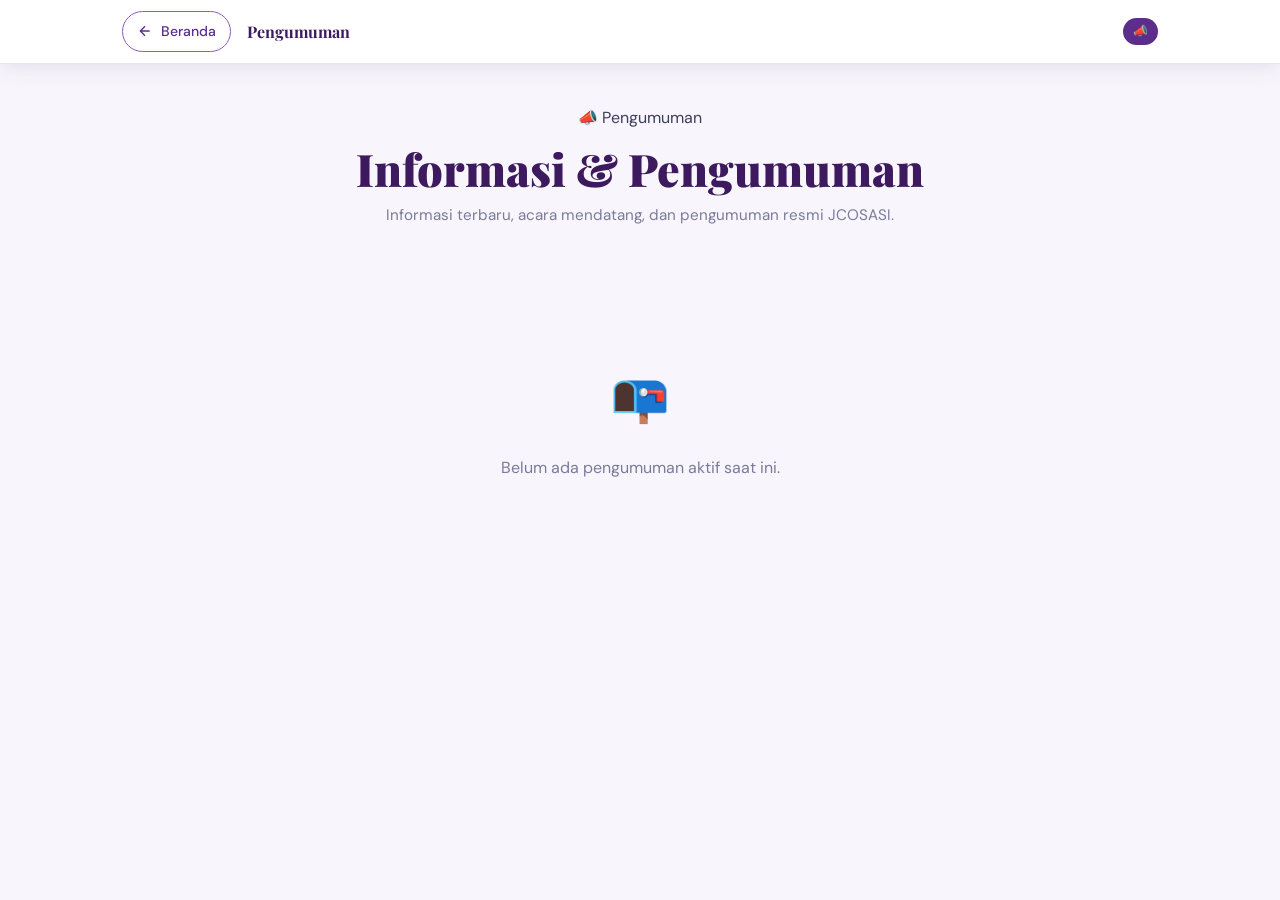
<file: pengumuman.html>
<!DOCTYPE html>
<html lang="id">
<head>
  <meta charset="UTF-8" />
  <link rel="icon" type="image/png" href="logo-jcosasi.png" />
  <meta name="viewport" content="width=device-width, initial-scale=1.0" />
  <title>Pengumuman — JCOSASI</title>

  <!-- OG / Social Preview — diupdate dinamis JS saat mode detail -->
  <meta name="description"        content="Pengumuman resmi JCOSASI" />
  <meta property="og:site_name"   content="JCOSASI" />
  <meta property="og:type"        content="article" />
  <meta property="og:title"       content="Pengumuman — JCOSASI" />
  <meta property="og:description" content="Pengumuman resmi JCOSASI" />
  <meta property="og:image"       content="" />
  <meta property="og:url"         content="" />
  <meta name="twitter:card"       content="summary_large_image" />
  <meta name="twitter:title"      content="Pengumuman — JCOSASI" />
  <meta name="twitter:description"content="Pengumuman resmi JCOSASI" />
  <meta name="twitter:image"      content="" />
  <meta name="theme-color"        content="#3D1A5E" />

  <link rel="preconnect" href="https://fonts.googleapis.com" />
  <link rel="preconnect" href="https://fonts.gstatic.com" crossorigin />
  <link href="https://fonts.googleapis.com/css2?family=Playfair+Display:wght@700;900&family=Noto+Serif+JP:wght@400;700&family=DM+Sans:wght@300;400;500;600&display=swap" rel="stylesheet" />

  <link rel="stylesheet" href="proker-style.css" />
  <link rel="stylesheet" href="pengumuman-style.css" />

  <!-- content.js WAJIB sebelum semua script lain -->
  <script src="content.js"></script>
</head>
<body>

  <!-- NAVBAR — ikuti pola pnav seperti proker.html -->
  <nav class="pnav">
    <div class="pnav-inner">
      <a href="index.html" class="pnav-back">
        <svg viewBox="0 0 24 24" fill="none" stroke="currentColor" stroke-width="2">
          <path d="M19 12H5M12 5l-7 7 7 7"/>
        </svg>
        Beranda
      </a>
      <div class="pnav-title" id="pgmNavTitle">Pengumuman</div>
      <div class="pnav-num">📣</div>
    </div>
  </nav>

  <!-- MAIN -->
  <main class="pcontainer" id="mainContent">
    <div class="page-loading">
      <div class="loader"></div>
      <p>Memuat pengumuman…</p>
    </div>
  </main>

  <script src="pengumuman-script.js"></script>
</body>
</html>
</file>
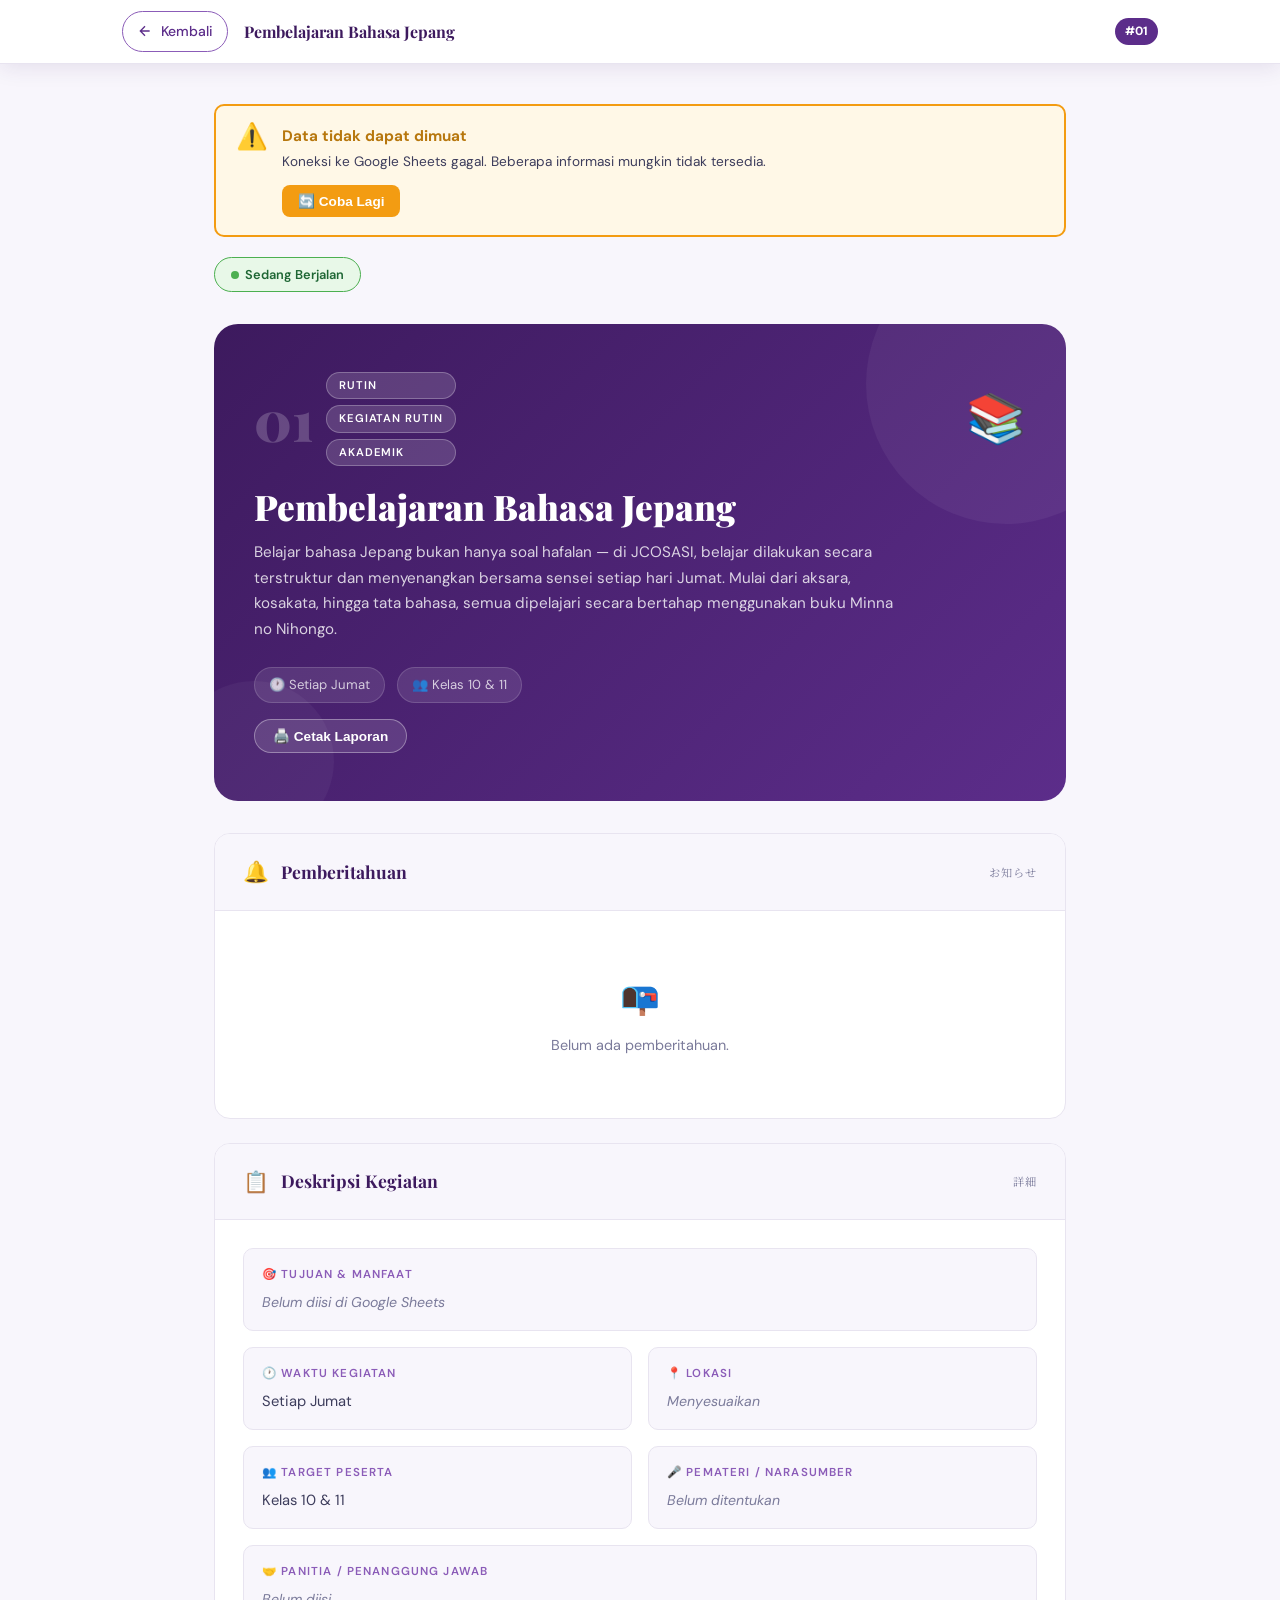
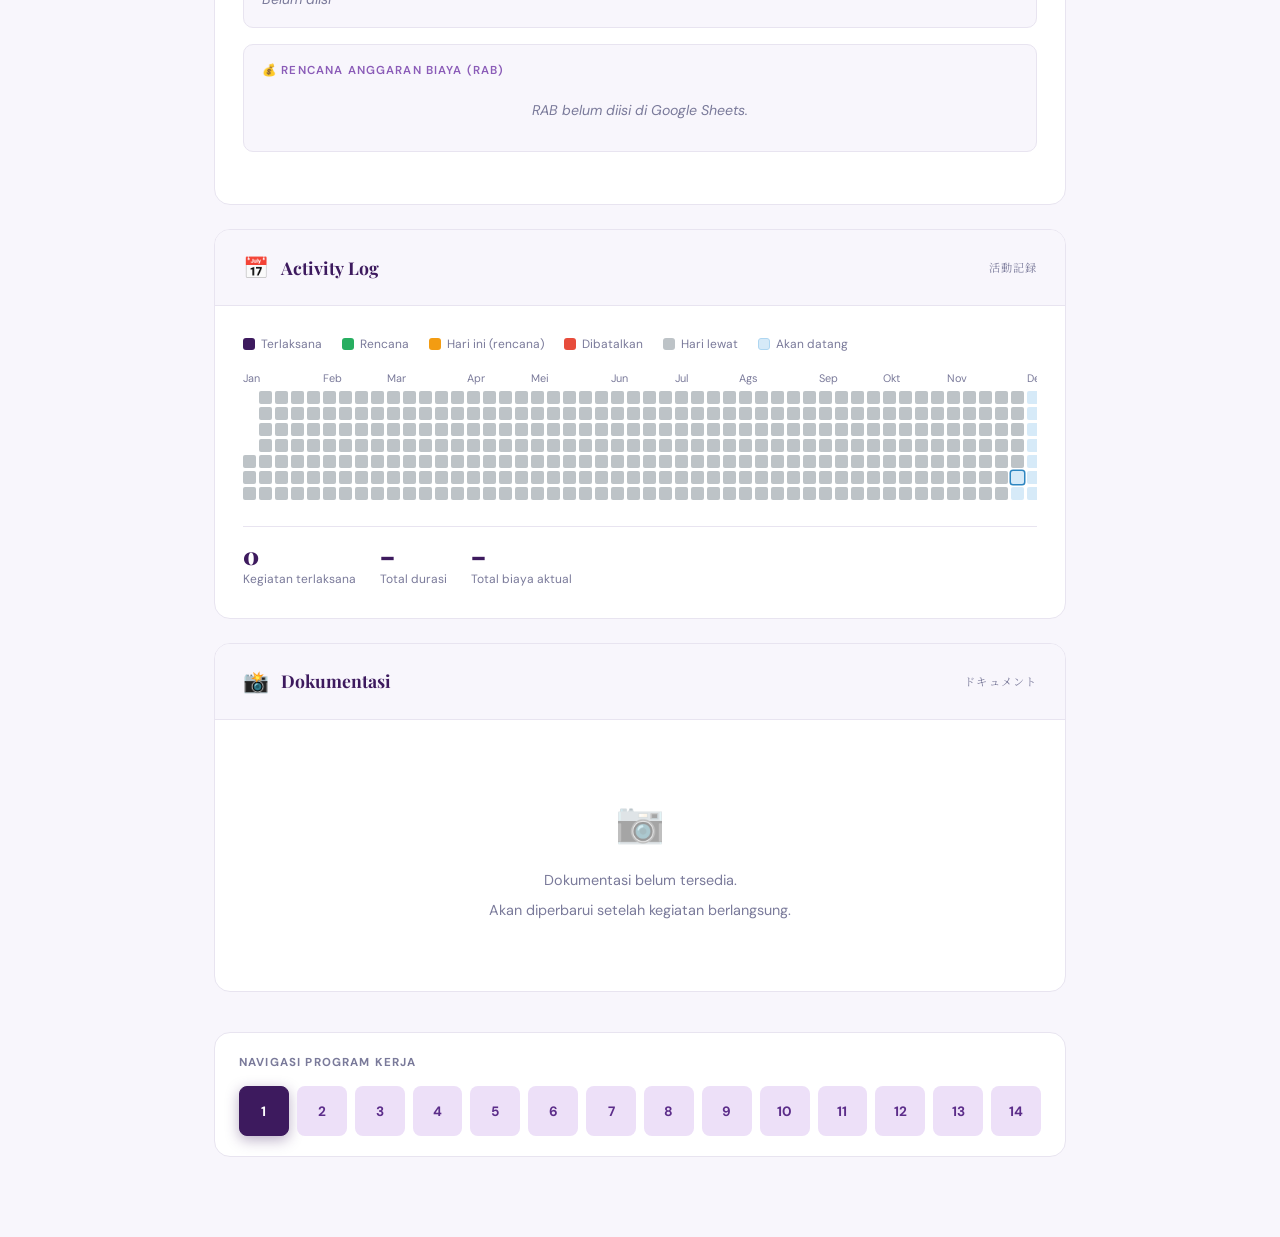
<file: proker.html>
<!DOCTYPE html>
<html lang="id">
<head>
  <meta charset="UTF-8" />
  <link rel="icon" type="image/png" href="logo-jcosasi.png" />
  <meta name="viewport" content="width=device-width, initial-scale=1.0" />
  <title>Detail Proker — JCOSASI</title>
  <link rel="preconnect" href="https://fonts.googleapis.com" />
  <link rel="preconnect" href="https://fonts.gstatic.com" crossorigin />
  <link href="https://fonts.googleapis.com/css2?family=Playfair+Display:wght@700;900&family=Noto+Serif+JP:wght@400;700&family=DM+Sans:wght@300;400;500;600&display=swap" rel="stylesheet" />
  <link rel="stylesheet" href="proker-style.css" />
  <link rel="stylesheet" href="rekap-style.css" />
  <script src="content.js"></script>
</head>
<body>

  <!-- NAVBAR -->
  <nav class="pnav">
    <div class="pnav-inner">
      <a href="index.html" class="pnav-back">
        <svg viewBox="0 0 24 24" fill="none" stroke="currentColor" stroke-width="2"><path d="M19 12H5M12 5l-7 7 7 7"/></svg>
        <span>Kembali</span>
      </a>
      <div class="pnav-title" id="navTitle">Program Kerja</div>
      <div class="pnav-num" id="navNum">#00</div>
    </div>
  </nav>

  <!-- MAIN CONTENT -->
  <main class="pcontainer" id="mainContent">
    <div class="page-loading">
      <div class="loader"></div>
      <p>Memuat data proker...</p>
    </div>
  </main>

  <!-- TOOLTIP -->
  <div class="day-tooltip" id="dayTooltip" style="opacity:0;"></div>

  <script src="proker-script.js"></script>
  <script src="rekap-script.js"></script>
</body>
</html>
</file>
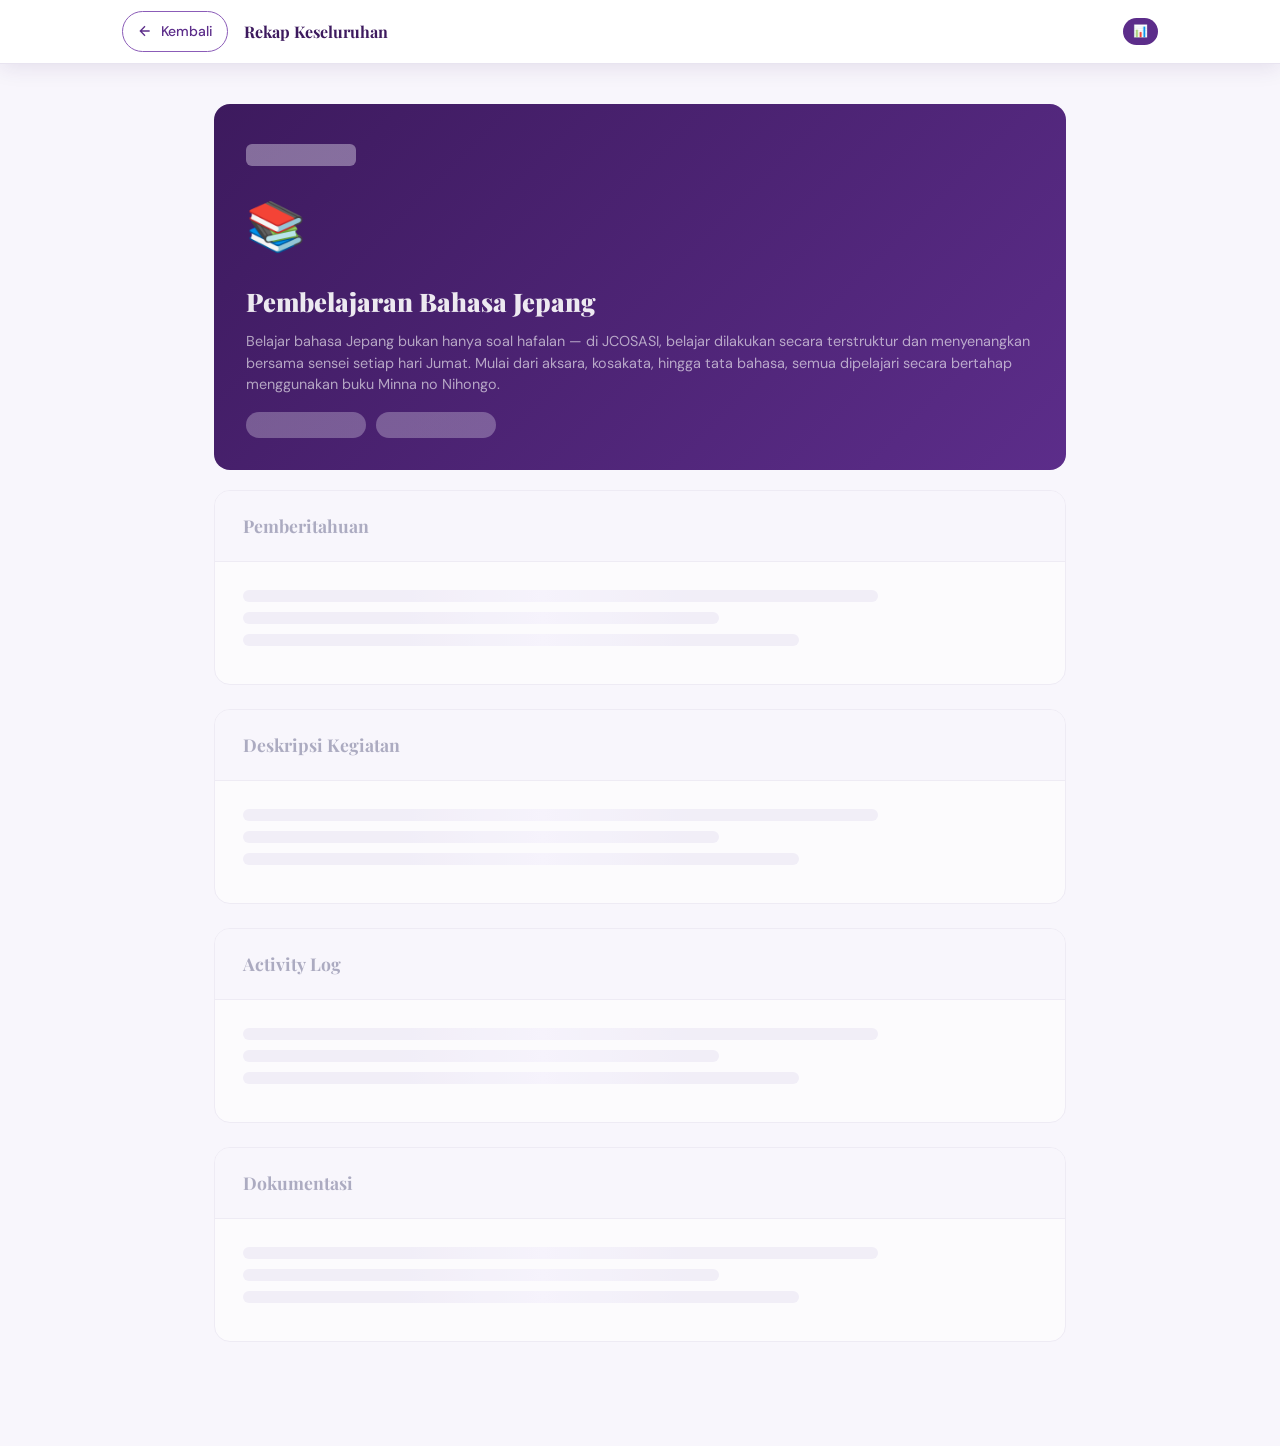
<file: rekap.html>
<!DOCTYPE html>
<html lang="id">
<head>
  <meta charset="UTF-8" />
  <link rel="icon" type="image/png" href="logo-jcosasi.png" />
  <meta name="viewport" content="width=device-width, initial-scale=1.0" />
  <title>Rekap Keseluruhan — JCOSASI 2026–2027</title>
  <link rel="preconnect" href="https://fonts.googleapis.com" />
  <link rel="preconnect" href="https://fonts.gstatic.com" crossorigin />
  <link href="https://fonts.googleapis.com/css2?family=Playfair+Display:wght@700;900&family=Noto+Serif+JP:wght@400;700&family=DM+Sans:wght@300;400;500;600&display=swap" rel="stylesheet" />
  <link rel="stylesheet" href="proker-style.css" />
  <link rel="stylesheet" href="rekap-style.css" />
  <script src="content.js"></script>
</head>
<body data-page="rekap">

  <!-- NAVBAR -->
  <nav class="pnav">
    <div class="pnav-inner">
      <a href="index.html" class="pnav-back">
        <svg viewBox="0 0 24 24" fill="none" stroke="currentColor" stroke-width="2"><path d="M19 12H5M12 5l-7 7 7 7"/></svg>
        Kembali
      </a>
      <div class="pnav-title">Rekap Keseluruhan</div>
      <div class="pnav-num">📊</div>
    </div>
  </nav>

  <!-- MAIN -->
  <main class="pcontainer" id="mainContent">
    <div class="page-loading">
      <div class="loader"></div>
      <p>Memuat data rekap...</p>
    </div>
  </main>

  <!-- TOOLTIP -->
  <div class="day-tooltip" id="dayTooltip" style="opacity:0;"></div>

  <script src="proker-script.js"></script>
  <script src="rekap-script.js"></script>
</body>
</html>
</file>
<file: style.css>
/* =============================================
   JCOSASI Landing Page — style.css
   Theme: Deep Purple + Red-White + Soft Grey
   Font: Playfair Display + Noto Serif JP + DM Sans
   ============================================= */

:root {
  --purple-deep:   #3D1A5E;
  --purple-mid:    #5C2D8A;
  --purple-light:  #8B5DB8;
  --purple-pale:   #E8D8F5;
  --red-jp:        #C0392B;
  --red-light:     #E74C3C;
  --white:         #FAFAF8;
  --off-white:     #F2F0F5;
  --grey-light:    #E8E4EE;
  --grey-mid:      #9E96AC;
  --grey-dark:     #4A4358;
  --charcoal:      #1C1626;

  --font-display: 'Playfair Display', 'Noto Serif JP', serif;
  --font-jp:      'Noto Serif JP', serif;
  --font-body:    'DM Sans', sans-serif;

  --nav-h: 70px;
  --radius: 16px;
  --radius-sm: 8px;
  --shadow: 0 4px 24px rgba(61,26,94,.12);
  --shadow-lg: 0 12px 48px rgba(61,26,94,.18);
  --trans: .35s cubic-bezier(.4,0,.2,1);
}

/* ---- RESET ---- */
*, *::before, *::after { box-sizing: border-box; margin: 0; padding: 0; }
html { scroll-behavior: smooth; }
body {
  font-family: var(--font-body);
  background: var(--white);
  color: var(--charcoal);
  line-height: 1.7;
  overflow-x: hidden;
}
img { max-width: 100%; display: block; }
a { text-decoration: none; color: inherit; }
ul { list-style: none; }

/* ---- SCROLLBAR ---- */
::-webkit-scrollbar { width: 6px; }
::-webkit-scrollbar-track { background: var(--off-white); }
::-webkit-scrollbar-thumb { background: var(--purple-mid); border-radius: 99px; }

/* ============ NAV ============ */
#navbar {
  position: fixed; top: 0; left: 0; right: 0; z-index: 100;
  width: 100%;
  box-sizing: border-box;
  overflow: visible;
  height: var(--nav-h);
  background: rgba(250,250,248,.92);
  backdrop-filter: blur(16px);
  border-bottom: 1px solid var(--grey-light);
  transition: background var(--trans), box-shadow var(--trans), border-color var(--trans);
}
/* Di atas hero section (background ungu gelap) → navbar ikut gelap transparan */
#navbar.on-dark {
  background: rgba(30,8,50,.45);
  border-bottom-color: rgba(255,255,255,.08);
  box-shadow: none;
}
#navbar.on-dark .nav-links a,
#navbar.on-dark .nav-logo,
#navbar.on-dark .logo-kanji,
#navbar.on-dark .logo-sub { color: var(--white); }
#navbar.scrolled {
  background: rgba(61,26,94,.97);
  box-shadow: 0 2px 20px rgba(0,0,0,.2);
}
#navbar.scrolled .nav-links a,
#navbar.scrolled .nav-logo { color: var(--white); }
.nav-inner {
  max-width: 1200px; margin: 0 auto;
  padding: 0 16px;
  height: 100%;
  width: 100%;
  box-sizing: border-box;
  display: flex; align-items: center; justify-content: space-between;
  min-width: 0;
}
.nav-logo {
  display: flex; align-items: baseline; gap: 8px;
  font-family: var(--font-display);
  transition: color var(--trans);
  min-width: 0;
  flex-shrink: 1;
}
.logo-kanji {
  font-size: 1.3rem; font-weight: 900;
  color: var(--purple-deep);
  letter-spacing: -.02em;
  white-space: nowrap;
  overflow: hidden;
  text-overflow: ellipsis;
}
#navbar.scrolled .logo-kanji { color: var(--white); }
.logo-sub {
  font-size: .75rem; color: var(--grey-mid);
  font-family: var(--font-body);
}
.nav-links {
  display: flex; gap: 32px;
}
.nav-links a {
  font-size: .875rem; font-weight: 500;
  color: var(--grey-dark);
  position: relative; padding-bottom: 2px;
  transition: color var(--trans);
}
.nav-links a::after {
  content: ''; position: absolute; bottom: -2px; left: 0; right: 0;
  height: 2px; background: var(--red-jp);
  transform: scaleX(0); transform-origin: left;
  transition: transform var(--trans);
}
.nav-links a:hover { color: var(--purple-mid); }
.nav-links a:hover::after { transform: scaleX(1); }
/* Link eksternal (Dashboard) — gaya berbeda, tidak ada garis bawah aktif */
.nav-links a.nav-ext {
  background: var(--purple-deep);
  color: var(--white) !important;
  padding: 5px 12px;
  border-radius: 99px;
  font-size: .8rem;
  font-weight: 600;
  transition: background var(--trans), transform var(--trans);
}
.nav-links a.nav-ext:hover { background: var(--purple-mid); transform: translateY(-1px); }
.nav-links a.nav-ext::after { display: none !important; }

/* Hamburger */
.hamburger {
  display: none; flex-direction: column; gap: 5px;
  background: none; border: none; cursor: pointer; padding: 8px;
  z-index: 101;
  flex-shrink: 0;   /* tidak pernah tergencet ke kanan */
  margin-left: 8px;
}
.hamburger span {
  display: block; width: 24px; height: 2.5px;
  background: var(--purple-deep);   /* default: ungu — terlihat di navbar putih */
  border-radius: 2px;
  transition: all var(--trans);
}
/* Saat navbar gelap (scrolled atau di atas hero) → hamburger putih */
#navbar.scrolled .hamburger span,
#navbar.on-dark .hamburger span { background: var(--white); }
/* Animasi hamburger → X saat menu terbuka */
.hamburger.active span:nth-child(1) { transform: translateY(7px) rotate(45deg); }
.hamburger.active span:nth-child(2) { opacity: 0; transform: scaleX(0); }
.hamburger.active span:nth-child(3) { transform: translateY(-7px) rotate(-45deg); }

/* Mobile Menu */
.mobile-menu {
  position: fixed; top: var(--nav-h); left: 0; right: 0; z-index: 99;
  background: var(--purple-deep);
  padding: 20px 24px 28px;
  transform: translateY(-110%);
  opacity: 0;
  transition: transform .3s ease, opacity .25s ease;
  pointer-events: none;
  box-shadow: 0 8px 32px rgba(0,0,0,.35);
}
.mobile-menu.open {
  transform: translateY(0);
  opacity: 1;
  pointer-events: all;
}
.mobile-menu ul {
  display: flex; flex-direction: column; gap: 4px;
  list-style: none; padding: 0; margin: 0;
}
.mobile-menu a.mm-link {
  color: rgba(255,255,255,.88);
  font-size: 1rem; font-weight: 500;
  display: block; padding: 12px 0;
  border-bottom: 1px solid rgba(255,255,255,.08);
  text-decoration: none;
  transition: color var(--trans);
}
.mobile-menu a.mm-link:hover { color: var(--white); }
/* Tombol Dashboard di mobile menu */
.mobile-menu a.mm-link-ext {
  margin-top: 12px;
  background: rgba(255,255,255,.15);
  border: 1.5px solid rgba(255,255,255,.3);
  border-radius: 99px;
  text-align: center;
  padding: 12px 0;
  color: var(--white) !important;
  font-weight: 700;
  font-size: .95rem;
  letter-spacing: .3px;
}
.mobile-menu a.mm-link-ext:hover {
  background: rgba(255,255,255,.25);
}

/* ============ HERO ============ */
#hero {
  min-height: 100vh;
  padding-top: var(--nav-h);
  background: var(--purple-deep);
  position: relative;
  display: flex; align-items: center;
  overflow: hidden;
}
.hero-bg {
  position: absolute; inset: 0;
  background:
    radial-gradient(ellipse 60% 50% at 70% 50%, rgba(140,70,210,.25) 0%, transparent 70%),
    radial-gradient(ellipse 40% 60% at 10% 80%, rgba(192,57,43,.15) 0%, transparent 60%),
    linear-gradient(135deg, #2a1040 0%, #3D1A5E 50%, #1e0e30 100%);
}
.hero-grid-overlay {
  position: absolute; inset: 0;
  background-image:
    linear-gradient(rgba(255,255,255,.03) 1px, transparent 1px),
    linear-gradient(90deg, rgba(255,255,255,.03) 1px, transparent 1px);
  background-size: 60px 60px;
}
.sakura-layer {
  position: absolute; inset: 0;
  background:
    radial-gradient(circle 3px at 15% 20%, rgba(255,180,200,.4), transparent),
    radial-gradient(circle 2px at 75% 15%, rgba(255,180,200,.3), transparent),
    radial-gradient(circle 4px at 85% 60%, rgba(255,180,200,.25), transparent),
    radial-gradient(circle 2px at 40% 75%, rgba(255,180,200,.35), transparent),
    radial-gradient(circle 3px at 60% 35%, rgba(255,180,200,.2), transparent);
}
.hero-content {
  position: relative; z-index: 2;
  max-width: 1200px; margin: 0 auto; padding: 80px 24px;
  max-width: 720px; padding-left: 60px;
}
.hero-badge {
  display: inline-flex; align-items: center; gap: 8px;
  background: rgba(255,255,255,.1);
  border: 1px solid rgba(255,255,255,.2);
  color: rgba(255,255,255,.85);
  font-size: .8rem; letter-spacing: .12em; text-transform: uppercase;
  padding: 6px 16px; border-radius: 99px;
  margin-bottom: 28px;
  backdrop-filter: blur(8px);
}
.jp-accent {
  font-family: var(--font-jp);
  font-size: 1.8rem;
  color: rgba(255,255,255,.5);
  display: block;
  letter-spacing: .1em;
}
.hero-big {
  font-family: var(--font-display);
  font-size: clamp(2.8rem, 6vw, 5rem);
  font-weight: 900;
  color: var(--white);
  line-height: 1.05;
  display: block;
  letter-spacing: -.03em;
}
.hero-sub-title {
  font-family: var(--font-display);
  font-size: clamp(2rem, 4vw, 3.5rem);
  font-weight: 700;
  color: var(--red-jp);
  display: block;
  letter-spacing: .05em;
  margin-top: 4px;
  text-shadow: 0 2px 20px rgba(192,57,43,.4);
}
.hero-title { margin-bottom: 28px; }
.hero-desc {
  font-size: 1.05rem; line-height: 1.75;
  color: rgba(255,255,255,.72);
  margin-bottom: 36px;
  max-width: 560px;
}
.hero-highlights {
  display: flex; flex-wrap: wrap; gap: 12px;
  margin-bottom: 40px;
}
.hl-item {
  display: flex; align-items: center; gap: 8px;
  background: rgba(255,255,255,.08);
  border: 1px solid rgba(255,255,255,.15);
  color: rgba(255,255,255,.9);
  padding: 8px 16px; border-radius: 99px;
  font-size: .875rem;
}
.hl-icon { color: var(--red-jp); font-style: normal; }
.hero-cta {
  display: inline-flex; align-items: center; gap: 10px;
  background: var(--red-jp);
  color: var(--white);
  font-weight: 600; font-size: 1rem;
  padding: 14px 32px; border-radius: 99px;
  transition: all var(--trans);
  box-shadow: 0 4px 20px rgba(192,57,43,.4);
}
.hero-cta:hover {
  background: var(--red-light);
  transform: translateY(-2px);
  box-shadow: 0 8px 32px rgba(192,57,43,.5);
}
.hero-deco {
  position: absolute; right: 0; top: 0; bottom: 0;
  width: 40%; pointer-events: none;
}
.circle-deco {
  position: absolute; border-radius: 50%;
  border: 1px solid rgba(255,255,255,.06);
}
.c1 {
  width: 480px; height: 480px;
  top: 50%; right: -80px;
  transform: translateY(-50%);
}
.c2 {
  width: 320px; height: 320px;
  top: 50%; right: 40px;
  transform: translateY(-50%);
  border-color: rgba(192,57,43,.15);
  background: rgba(192,57,43,.04);
}
.torii-deco {
  position: absolute;
  top: 50%; right: 120px;
  transform: translateY(-50%);
  font-size: 7rem;
  opacity: .12;
  filter: saturate(0);
}

/* ============ SECTIONS COMMON ============ */
section { padding: 100px 0; }
.container { max-width: 1200px; margin: 0 auto; padding: 0 24px; }
.section-label {
  font-size: .75rem; letter-spacing: .18em; text-transform: uppercase;
  color: var(--purple-light);
  font-weight: 600; margin-bottom: 12px;
  display: block;
}
.section-header h2 {
  font-family: var(--font-display);
  font-size: clamp(2rem, 4vw, 2.8rem);
  font-weight: 900; line-height: 1.15;
  color: var(--purple-deep);
  letter-spacing: -.02em;
}
.section-header h2 em {
  font-style: italic; color: var(--red-jp);
}
.section-header.center { text-align: center; margin-bottom: 60px; }
.section-desc {
  margin-top: 16px;
  color: var(--grey-mid);
  font-size: 1rem;
}

/* ============ TENTANG ============ */
#tentang { background: var(--white); }
.tentang-grid {
  display: grid; grid-template-columns: 1fr 420px; gap: 80px; align-items: center;
}
.tentang-text h2 {
  font-family: var(--font-display);
  font-size: clamp(2rem, 3.5vw, 2.8rem);
  font-weight: 900; line-height: 1.15;
  color: var(--purple-deep);
  letter-spacing: -.02em; margin-bottom: 24px;
}
.tentang-text h2 em { font-style: italic; color: var(--red-jp); }
.tentang-text p {
  color: var(--grey-dark); margin-bottom: 16px;
  font-size: 1rem; line-height: 1.8;
}
.tentang-stats {
  display: flex; gap: 32px; margin-top: 36px;
  padding-top: 32px;
  border-top: 1px solid var(--grey-light);
}
.stat { display: flex; flex-direction: column; }
.stat-num {
  font-family: var(--font-display);
  font-size: 2.5rem; font-weight: 900;
  color: var(--purple-deep);
  line-height: 1;
}
.stat-label { font-size: .8rem; color: var(--grey-mid); margin-top: 4px; }

/* Visual Card */
.visual-card {
  background: linear-gradient(145deg, var(--purple-deep), var(--purple-mid));
  border-radius: 24px;
  padding: 40px 32px;
  color: var(--white);
  box-shadow: var(--shadow-lg);
  position: relative; overflow: hidden;
}
.visual-card::before {
  content: ''; position: absolute;
  top: -60px; right: -60px;
  width: 200px; height: 200px;
  border-radius: 50%;
  background: rgba(255,255,255,.05);
}
.vc-top {
  display: flex; justify-content: space-between; align-items: center;
  margin-bottom: 40px;
}
.vc-badge {
  background: rgba(255,255,255,.15);
  padding: 4px 14px; border-radius: 99px;
  font-size: .75rem; letter-spacing: .1em;
}
.vc-year { font-size: .875rem; opacity: .6; }
.vc-logo-area { text-align: center; margin-bottom: 32px; }
.vc-circle {
  width: 120px; height: 120px;
  border-radius: 50%;
  background: rgba(255,255,255,.1);
  border: 2px solid rgba(255,255,255,.2);
  display: flex; flex-direction: column;
  align-items: center; justify-content: center;
  margin: 0 auto;
}
.vc-kanji { font-family: var(--font-jp); font-size: 2.5rem; line-height: 1; }
.vc-kanji-sub { font-family: var(--font-jp); font-size: 1rem; opacity: .7; }
.vc-tags { display: flex; gap: 8px; flex-wrap: wrap; justify-content: center; margin-bottom: 24px; }
.tag {
  background: rgba(255,255,255,.12);
  border: 1px solid rgba(255,255,255,.2);
  padding: 4px 12px; border-radius: 99px;
  font-family: var(--font-jp); font-size: .875rem;
}
.vc-motto {
  text-align: center;
  font-style: italic;
  opacity: .8; font-size: .875rem;
  border-top: 1px solid rgba(255,255,255,.15);
  padding-top: 20px;
}

/* ============ VISI MISI ============ */
#visi-misi {
  background: var(--off-white);
  position: relative; overflow: hidden;
}
#visi-misi::before {
  content: ''; position: absolute;
  top: 0; left: 0; right: 0; height: 4px;
  background: linear-gradient(90deg, var(--purple-deep), var(--red-jp));
}
.vm-grid {
  display: grid; grid-template-columns: 1fr 1.4fr; gap: 40px;
  align-items: start;
}
.vm-card {
  background: var(--purple-deep);
  color: var(--white);
  border-radius: var(--radius);
  padding: 40px;
  box-shadow: var(--shadow-lg);
  position: relative; overflow: hidden;
}
.vm-card::after {
  content: ''; position: absolute;
  bottom: -40px; right: -40px;
  width: 150px; height: 150px; border-radius: 50%;
  background: rgba(255,255,255,.04);
}
.vm-icon { font-size: 2rem; margin-bottom: 16px; }
.vm-card h3 {
  font-family: var(--font-display);
  font-size: 1.5rem; font-weight: 900;
  margin-bottom: 20px; color: var(--white);
}
.vm-card p { line-height: 1.8; opacity: .88; }
.vm-misi {
  background: var(--white);
  border-radius: var(--radius);
  padding: 40px;
  box-shadow: var(--shadow);
}
.misi-title {
  font-family: var(--font-display);
  font-size: 1.4rem; font-weight: 900;
  color: var(--purple-deep);
  margin-bottom: 28px;
}
.misi-list { display: flex; flex-direction: column; gap: 20px; }
.misi-list li {
  display: flex; gap: 16px; align-items: flex-start;
  padding-bottom: 20px;
  border-bottom: 1px solid var(--grey-light);
}
.misi-list li:last-child { border-bottom: none; padding-bottom: 0; }
.misi-num {
  font-family: var(--font-display);
  font-size: 1.6rem; font-weight: 900;
  color: var(--purple-pale);
  line-height: 1; flex-shrink: 0;
  min-width: 40px;
}
.misi-list span { font-size: .95rem; line-height: 1.7; color: var(--grey-dark); }
.misi-list strong { color: var(--purple-mid); }

/* ============ PROGRAM KERJA ============ */
#proker { background: var(--white); }

/* Filter Tabs */
.proker-filter {
  display: flex; gap: 10px; flex-wrap: wrap;
  justify-content: center; margin-bottom: 48px;
}
.filter-btn {
  background: var(--off-white);
  border: 1.5px solid var(--grey-light);
  color: var(--grey-dark);
  padding: 8px 20px; border-radius: 99px;
  font-family: var(--font-body); font-size: .875rem; font-weight: 500;
  cursor: pointer;
  transition: all var(--trans);
}
.filter-btn:hover { border-color: var(--purple-light); color: var(--purple-mid); }
.filter-btn.active {
  background: var(--purple-deep);
  border-color: var(--purple-deep);
  color: var(--white);
}

/* Proker Grid */
.proker-grid {
  display: grid;
  grid-template-columns: repeat(auto-fill, minmax(340px, 1fr));
  gap: 28px;
}
.proker-card {
  background: var(--white);
  border: 1.5px solid var(--grey-light);
  border-radius: var(--radius);
  padding: 32px;
  transition: all var(--trans);
  position: relative; overflow: hidden;
}
.proker-card::before {
  content: ''; position: absolute;
  top: 0; left: 0; right: 0; height: 3px;
  background: linear-gradient(90deg, var(--purple-deep), var(--purple-light));
  transform: scaleX(0);
  transform-origin: left;
  transition: transform var(--trans);
}
.proker-card:hover {
  border-color: var(--purple-light);
  box-shadow: var(--shadow-lg);
  transform: translateY(-4px);
}
.proker-card:hover::before { transform: scaleX(1); }
.proker-card.hidden { display: none; }
.pc-header {
  display: flex; justify-content: space-between; align-items: center;
  margin-bottom: 20px;
}
.pc-num {
  font-family: var(--font-display);
  font-size: 2rem; font-weight: 900;
  color: var(--grey-light);
  line-height: 1;
}
.pc-tag {
  font-size: .7rem; letter-spacing: .08em; text-transform: uppercase;
  font-weight: 600; padding: 4px 12px; border-radius: 99px;
}
.tag-rutin    { background: #E8D8F5; color: var(--purple-mid); }
.tag-akademik { background: #D6EAF8; color: #1A5276; }
.tag-event    { background: #FDEBD0; color: #784212; }
.tag-organisasi { background: #D5F5E3; color: #1E6634; }
.tag-lainlain { background: #FFEAEA; color: #922B21; }

.pc-icon { font-size: 2rem; margin-bottom: 12px; }
.proker-card h3 {
  font-family: var(--font-display);
  font-size: 1.2rem; font-weight: 700;
  color: var(--purple-deep);
  margin-bottom: 12px; line-height: 1.3;
}
.proker-card p {
  font-size: .9rem; color: var(--grey-dark); line-height: 1.75;
  margin-bottom: 20px;
}
.pc-detail {
  display: flex; flex-direction: column; gap: 8px;
  background: var(--off-white);
  border-radius: var(--radius-sm);
  padding: 16px; margin-bottom: 16px;
}
.pc-detail-item {
  display: flex; justify-content: space-between; align-items: flex-start;
  font-size: .82rem; gap: 8px;
}
.pd-label { color: var(--grey-mid); font-weight: 500; flex-shrink: 0; }
.pc-detail-item span:last-child { color: var(--charcoal); text-align: right; }

/* Sub programs chips */
.pc-sub-programs { display: flex; flex-wrap: wrap; gap: 8px; }
.sub-p {
  background: var(--purple-pale);
  color: var(--purple-mid);
  font-size: .78rem; font-weight: 500;
  padding: 4px 12px; border-radius: 99px;
}

/* Akademik list */
.akademik-list { display: flex; flex-direction: column; gap: 12px; }
.ak-item {
  background: var(--off-white);
  border-radius: var(--radius-sm);
  padding: 12px 16px;
  border-left: 3px solid var(--purple-mid);
}
.ak-item strong { display: block; font-size: .88rem; color: var(--purple-deep); margin-bottom: 2px; }
.ak-item p { font-size: .82rem; color: var(--grey-mid); margin: 0; line-height: 1.5; }

/* MB grid */
.mb-grid {
  display: grid; grid-template-columns: 1fr 1fr; gap: 8px;
}
.mb-item {
  background: var(--off-white);
  border-radius: var(--radius-sm);
  padding: 8px 12px;
  font-size: .82rem; color: var(--grey-dark);
  font-weight: 500;
}

/* Org list */
.org-list { display: flex; flex-direction: column; gap: 10px; }
.org-item {
  display: flex; align-items: flex-start; gap: 10px;
  font-size: .88rem; color: var(--grey-dark); line-height: 1.6;
}
.org-dot {
  width: 8px; height: 8px; border-radius: 50%;
  background: var(--red-jp);
  margin-top: 7px; flex-shrink: 0;
}

/* ============ TIMELINE ============ */
#timeline {
  background: var(--purple-deep);
  color: var(--white);
  position: relative; overflow: hidden;
}
#timeline::before {
  content: ''; position: absolute; inset: 0;
  background:
    radial-gradient(ellipse 50% 80% at 90% 50%, rgba(192,57,43,.12), transparent),
    radial-gradient(ellipse 40% 60% at 5% 50%, rgba(140,70,210,.15), transparent);
}
#timeline .section-label { color: rgba(255,255,255,.5); }
#timeline h2 { color: var(--white); }
#timeline h2 em { color: var(--red-jp); }
.timeline-wrapper {
  position: relative; z-index: 1;
  max-width: 800px; margin: 0 auto;
  padding: 0 24px;
}
.timeline-wrapper::before {
  content: ''; position: absolute;
  left: 50%; top: 0; bottom: 0; width: 1px;
  background: rgba(255,255,255,.15);
  transform: translateX(-50%);
}
.tl-item {
  display: grid; grid-template-columns: 1fr 40px 1fr;
  gap: 24px; align-items: center;
  margin-bottom: 48px; position: relative;
}
.tl-item:nth-child(odd) .tl-content { grid-column: 1; text-align: right; order: -1; }
.tl-item:nth-child(even) .tl-content { grid-column: 3; }
.tl-dot {
  grid-column: 2;
  width: 16px; height: 16px;
  border-radius: 50%;
  background: var(--red-jp);
  border: 3px solid var(--purple-deep);
  box-shadow: 0 0 0 3px var(--red-jp);
  margin: 0 auto;
  flex-shrink: 0;
  position: relative; z-index: 2;
}
.tl-dot-soft {
  background: rgba(255,255,255,.3);
  box-shadow: 0 0 0 3px rgba(255,255,255,.3);
}
.tl-content {
  background: rgba(255,255,255,.07);
  border: 1px solid rgba(255,255,255,.12);
  border-radius: var(--radius);
  padding: 24px;
  backdrop-filter: blur(8px);
}
.tl-content-soft {
  background: rgba(255,255,255,.04);
  border-style: dashed;
}
.tl-month {
  font-size: .72rem; letter-spacing: .14em; text-transform: uppercase;
  color: var(--red-jp); font-weight: 600;
  margin-bottom: 6px;
}
.tl-content h4 {
  font-family: var(--font-display);
  font-size: 1rem; font-weight: 700;
  color: var(--white); margin-bottom: 8px;
}
.tl-content p { font-size: .875rem; color: rgba(255,255,255,.65); line-height: 1.65; margin-bottom: 10px; }
.tl-date {
  font-size: .78rem; color: rgba(255,255,255,.4);
  font-style: italic;
}

/* ============ LOGO PLACEHOLDER ============ */

/* Nav logo area */
.logo-wrap { display: flex; align-items: center; gap: 10px; }
.logo-img-nav { height: 36px; width: auto; object-fit: contain; }

/* Logo placeholder box — dipakai di nav, hero, dan tentang card */
.logo-placeholder {
  display: flex; flex-direction: column;
  align-items: center; justify-content: center;
  background: repeating-linear-gradient(
    45deg,
    rgba(92,45,138,.08) 0px, rgba(92,45,138,.08) 8px,
    rgba(92,45,138,.03) 8px, rgba(92,45,138,.03) 16px
  );
  border: 2px dashed var(--purple-light);
  border-radius: var(--radius-sm);
  text-align: center;
  position: relative;
  overflow: hidden;
}
.logo-placeholder::before {
  content: '';
  position: absolute; inset: 0;
  background: radial-gradient(circle at center, rgba(92,45,138,.06), transparent 70%);
}
.logo-placeholder-icon {
  font-size: 1.6rem; margin-bottom: 4px; position: relative;
}
.logo-placeholder-text {
  font-size: .65rem; letter-spacing: .08em;
  text-transform: uppercase; font-weight: 600;
  color: var(--purple-light); position: relative;
  line-height: 1.3;
}
.logo-placeholder-hint {
  font-size: .6rem; color: var(--grey-mid);
  font-weight: 400; margin-top: 2px;
  position: relative; font-style: italic;
}

/* Nav variant */
.logo-placeholder-nav {
  width: 44px; height: 36px;
  border-radius: 6px;
}
.logo-placeholder-nav .logo-placeholder-icon { font-size: 1rem; margin-bottom: 1px; }
.logo-placeholder-nav .logo-placeholder-text { font-size: .5rem; }
.logo-placeholder-nav .logo-placeholder-hint { display: none; }

/* Text beside nav logo */
.nav-logo-text { display: flex; flex-direction: column; }
.logo-kanji {
  font-family: var(--font-display);
  font-size: 1.3rem; font-weight: 900;
  color: var(--purple-deep); letter-spacing: -.02em;
}
#navbar.scrolled .logo-kanji { color: var(--white); }
.logo-sub { font-size: .75rem; color: var(--grey-mid); font-family: var(--font-body); }

/* Hero logo deco — kanan bawah hero */
.hero-logo-placeholder {
  position: absolute;
  right: 80px; top: 50%; transform: translateY(-50%);
  display: flex; flex-direction: column; align-items: center; gap: 16px;
}
.hlp-box {
  width: 180px; height: 180px;
  background: rgba(255,255,255,.05);
  border: 2px dashed rgba(255,255,255,.25);
  border-radius: 50%;
  display: flex; flex-direction: column;
  align-items: center; justify-content: center;
  backdrop-filter: blur(4px);
  position: relative;
  transition: all var(--trans);
}
.hlp-box:hover {
  border-color: rgba(255,255,255,.4);
  background: rgba(255,255,255,.08);
}
.hlp-icon { font-size: 3rem; margin-bottom: 6px; }
.hlp-label {
  font-size: .7rem; color: rgba(255,255,255,.5);
  text-align: center; letter-spacing: .1em;
  text-transform: uppercase;
}
.hlp-hint {
  font-size: .72rem; color: rgba(255,255,255,.35);
  text-align: center; line-height: 1.5; max-width: 200px;
  font-style: italic;
}
.hlp-img { width: 180px; height: 180px; border-radius: 50%; object-fit: contain; }

/* vc-logo-box inside tentang card */
.vc-logo-box {
  display: flex; align-items: center; justify-content: center;
  margin-bottom: 8px;
}
.vc-logo-img { max-width: 100px; max-height: 100px; object-fit: contain; }
.vc-logo-ph {
  width: 110px; height: 110px;
  border-radius: 50%;
  background: rgba(255,255,255,.08);
  border: 2px dashed rgba(255,255,255,.3);
  display: flex; flex-direction: column;
  align-items: center; justify-content: center;
  gap: 4px;
}
.vc-logo-ph span:first-child { font-size: 1.8rem; }
.vc-logo-ph span:last-child  { font-size: .6rem; color: rgba(255,255,255,.4); letter-spacing: .08em; }

/* ============ PENGURUS — ORG CHART ============ */
#pengurus { background: var(--off-white); }

.pengurus-note {
  display: flex; gap: 16px; align-items: flex-start;
  background: #FFF8E7;
  border: 1.5px solid #F0C040;
  border-left: 4px solid #E6A800;
  border-radius: var(--radius);
  padding: 20px 24px;
  max-width: 680px; margin: 0 auto 56px;
  font-size: .9rem; color: #7A5000; line-height: 1.7;
}
.pengurus-note .pn-icon { font-size: 1.3rem; flex-shrink: 0; margin-top: 2px; }

/* Org Chart wrapper */
.org-chart {
  display: flex; flex-direction: column;
  align-items: center; gap: 0;
  position: relative;
}

/* Vertical connector line */
.org-v-line {
  width: 2px; height: 40px;
  background: linear-gradient(to bottom, var(--purple-light), var(--grey-light));
  position: relative; z-index: 1;
}

/* Levels */
.org-level {
  display: flex; gap: 20px; justify-content: center;
  flex-wrap: wrap; width: 100%;
  position: relative;
}
.org-level-1 { justify-content: center; }
.org-level-2 {
  /* horizontal connector via pseudo */
  position: relative;
}
.org-level-2::before {
  content: '';
  position: absolute; top: 0; left: 50%;
  transform: translateX(-50%);
  width: 60%; height: 2px;
  background: var(--grey-light);
}
.org-level-3 {
  position: relative;
}
.org-level-3::before {
  content: '';
  position: absolute; top: 0; left: 50%;
  transform: translateX(-50%);
  width: 80%; height: 2px;
  background: var(--grey-light);
}

/* Base org card */
.org-card {
  background: var(--white);
  border-radius: var(--radius);
  padding: 24px 20px;
  text-align: center;
  border: 1.5px solid var(--grey-light);
  transition: all var(--trans);
  position: relative;
  overflow: hidden;
}
.org-card::before {
  content: ''; position: absolute;
  top: 0; left: 0; right: 0; height: 4px;
  background: linear-gradient(90deg, var(--purple-deep), var(--purple-light));
}
.org-card:hover {
  transform: translateY(-4px);
  box-shadow: var(--shadow-lg);
  border-color: var(--purple-light);
}

/* Ketua — large center card */
.org-card-ketua {
  width: 260px;
  background: linear-gradient(145deg, var(--purple-deep) 0%, var(--purple-mid) 100%);
  color: var(--white);
  box-shadow: 0 8px 40px rgba(61,26,94,.35);
  border-color: transparent;
}
.org-card-ketua::before {
  background: linear-gradient(90deg, var(--red-jp), rgba(255,255,255,.3));
}
.org-card-ketua:hover {
  box-shadow: 0 16px 56px rgba(61,26,94,.45);
  border-color: transparent;
}

/* Inti (wakil, sekretaris, bendahara) */
.org-card-inti {
  width: 200px;
  border-top: 4px solid var(--purple-mid);
}
.org-card-inti::before { display: none; }

/* Bidang */
.org-card-bidang {
  width: 190px;
  border-top: 4px solid var(--red-jp);
}
.org-card-bidang::before { display: none; }

/* Photo area */
.org-photo {
  width: 72px; height: 72px;
  border-radius: 50%;
  margin: 0 auto 14px;
  overflow: hidden;
  background: rgba(255,255,255,.15);
  border: 3px solid rgba(255,255,255,.3);
  display: flex; align-items: center; justify-content: center;
  flex-shrink: 0;
}
.org-card-inti   .org-photo,
.org-card-bidang .org-photo {
  background: var(--purple-pale);
  border-color: var(--purple-light);
  width: 60px; height: 60px;
}
.org-card-bidang .org-photo {
  background: var(--purple-pale);
  border-color: var(--purple-light);
  width: 60px; height: 60px;
}
.org-photo img { width: 100%; height: 100%; object-fit: cover; }
.org-photo-ph {
  width: 100%; height: 100%;
  display: flex; flex-direction: column;
  align-items: center; justify-content: center;
  background: repeating-linear-gradient(
    45deg,
    rgba(0,0,0,.04) 0px, rgba(0,0,0,.04) 4px,
    transparent 4px, transparent 8px
  );
}
.org-card-ketua .org-photo-ph { background: rgba(255,255,255,.08); }
.org-ph-icon { font-size: 1.5rem; }
.org-card-inti   .org-ph-icon,
.org-card-bidang .org-ph-icon { font-size: 1.2rem; }
.org-ph-text {
  font-size: .5rem; color: rgba(0,0,0,.25);
  text-transform: uppercase; letter-spacing: .06em;
  margin-top: 2px;
}
.org-card-ketua .org-ph-text { color: rgba(255,255,255,.3); }

/* Text inside cards */
.org-jabatan {
  font-size: .7rem; letter-spacing: .12em; text-transform: uppercase;
  font-weight: 600; margin-bottom: 6px;
  color: rgba(255,255,255,.6);
}
.org-card-inti   .org-jabatan { color: var(--purple-mid); margin-bottom: 3px; }
.org-card-bidang .org-jabatan { color: var(--red-jp); }

.org-nama {
  font-family: var(--font-display);
  font-size: 1rem; font-weight: 700;
  color: var(--white); margin-bottom: 6px;
  line-height: 1.2;
}
.org-card-inti   .org-nama { color: var(--purple-deep); font-size: .95rem; }
.org-card-bidang .org-nama { color: var(--purple-deep); font-size: .9rem; }

.org-nama.placeholder {
  font-style: italic; opacity: .5;
}
.org-kelas {
  font-size: .78rem; color: rgba(255,255,255,.5);
  margin-top: 8px; margin-bottom: 8px;
}
.org-card-inti   .org-kelas { color: var(--grey-mid); }
.org-card-bidang .org-kelas { color: var(--grey-mid); }
.org-kelas.placeholder { opacity: .45; font-style: italic; }

.org-desc {
  font-size: .78rem; line-height: 1.5;
  color: rgba(255,255,255,.65);
  border-top: 1px solid rgba(255,255,255,.12);
  padding-top: 10px; margin-top: 4px;
}
.org-card-inti   .org-desc { color: var(--grey-mid); border-color: var(--grey-light); }
.org-card-bidang .org-desc { color: var(--grey-mid); border-color: var(--grey-light); }

/* ============ KONTAK ============ */
#kontak { background: var(--white); }
.kontak-inner {
  display: grid; grid-template-columns: 1fr 360px; gap: 80px; align-items: center;
}
.kontak-text h2 {
  font-family: var(--font-display);
  font-size: clamp(1.8rem, 3vw, 2.4rem);
  font-weight: 900; color: var(--purple-deep);
  letter-spacing: -.02em; margin-bottom: 20px; line-height: 1.2;
}
.kontak-text h2 em { font-style: italic; color: var(--red-jp); }
.kontak-text > p { color: var(--grey-dark); margin-bottom: 32px; line-height: 1.8; }
.kontak-info { display: flex; flex-direction: column; gap: 16px; margin-bottom: 36px; }
.ki-item { display: flex; gap: 16px; align-items: flex-start; }
.ki-icon {
  font-size: 1.25rem;
  width: 44px; height: 44px;
  background: var(--off-white);
  border-radius: 50%;
  display: flex; align-items: center; justify-content: center;
  flex-shrink: 0;
}
.ki-item div { display: flex; flex-direction: column; }
.ki-item strong { font-size: .9rem; color: var(--charcoal); margin-bottom: 2px; }
.ki-item span { font-size: .85rem; color: var(--grey-mid); }
.sosmed-links { display: flex; gap: 12px; flex-wrap: wrap; }
.sm-btn {
  display: flex; align-items: center; gap: 8px;
  background: var(--off-white);
  border: 1.5px solid var(--grey-light);
  color: var(--grey-dark);
  padding: 10px 20px; border-radius: var(--radius-sm);
  font-size: .875rem; font-weight: 500;
  transition: all var(--trans);
}
.sm-btn svg { width: 16px; height: 16px; }
.sm-btn:hover {
  background: var(--purple-deep);
  border-color: var(--purple-deep);
  color: var(--white);
  transform: translateY(-2px);
}

/* Kontak Card */
.kontak-card {
  background: linear-gradient(145deg, var(--purple-deep), var(--purple-mid));
  border-radius: 24px; padding: 40px 32px;
  color: var(--white);
  box-shadow: var(--shadow-lg);
}
.kc-top {
  display: flex; justify-content: space-between; align-items: center;
  margin-bottom: 40px;
}
.kc-badge {
  background: rgba(255,255,255,.15);
  padding: 4px 14px; border-radius: 99px;
  font-size: .75rem; letter-spacing: .08em;
}
.kc-year { opacity: .6; font-size: .875rem; }
.kc-body {
  display: flex; justify-content: space-around;
  margin-bottom: 36px;
  padding-bottom: 32px;
  border-bottom: 1px solid rgba(255,255,255,.12);
}
.kc-stat { text-align: center; }
.kc-stat span {
  display: block;
  font-family: var(--font-display);
  font-size: 2.2rem; font-weight: 900; line-height: 1;
}
.kc-stat small { font-size: .78rem; opacity: .65; margin-top: 4px; display: block; }
.kc-quote { text-align: center; }
.kc-quote .jp {
  display: block;
  font-family: var(--font-jp);
  font-size: 1.1rem; margin-bottom: 6px;
  opacity: .9;
}
.kc-quote .trans {
  display: block;
  font-size: .8rem; font-style: italic; opacity: .55;
}

/* ============ FOOTER ============ */
footer {
  background: var(--charcoal);
  padding: 48px 0;
  color: rgba(255,255,255,.6);
}
.footer-inner {
  display: flex; flex-direction: column; gap: 32px; align-items: center;
  text-align: center;
}
.footer-logo { display: flex; flex-direction: column; gap: 4px; align-items: center; }
.footer-logo .logo-kanji {
  color: var(--white);
  font-size: 1.5rem;
}
.footer-full { font-size: .875rem; color: rgba(255,255,255,.5); }
.footer-school { font-size: .78rem; color: rgba(255,255,255,.35); }
.footer-links {
  display: flex; gap: 24px; flex-wrap: wrap; justify-content: center;
}
.footer-links a {
  font-size: .85rem; color: rgba(255,255,255,.45);
  transition: color var(--trans);
}
.footer-links a:hover { color: var(--white); }
.footer-copy p { font-size: .82rem; }
.jp-footer { font-family: var(--font-jp); margin-top: 4px; opacity: .5; }

/* ============ ANIMATIONS ============ */
.fade-up, .fade-left, .fade-right {
  opacity: 0; transform: translateY(32px);
  transition: opacity .7s ease, transform .7s ease;
}
.fade-left  { transform: translateX(-32px); }
.fade-right { transform: translateX(32px); }

.fade-up.visible,
.fade-left.visible,
.fade-right.visible {
  opacity: 1; transform: translate(0);
}

.delay-1 { transition-delay: .12s; }
.delay-2 { transition-delay: .24s; }
.delay-3 { transition-delay: .36s; }
.delay-4 { transition-delay: .48s; }

/* ============ RESPONSIVE ============ */
@media (max-width: 960px) {
  .vm-grid { grid-template-columns: 1fr; }
  .kontak-inner { grid-template-columns: 1fr; gap: 48px; }
  .timeline-wrapper::before { left: 24px; }
  .tl-item { grid-template-columns: 40px 1fr; }
  .tl-item:nth-child(odd) .tl-content { grid-column: 2; text-align: left; order: 0; }
  .tl-item:nth-child(even) .tl-content { grid-column: 2; }
  .tl-dot { grid-column: 1; }
}

@media (max-width: 768px) {
  :root { --nav-h: 60px; }
  section { padding: 72px 0; }
  .nav-links { display: none; }
  .hamburger { display: flex; }
  .hero-content { padding: 60px 24px; }
  .hero-big { font-size: 2.6rem; }
  .proker-grid { grid-template-columns: 1fr; }
  .tentang-stats { flex-wrap: wrap; gap: 20px; }
  .hero-deco { display: none; }
  .c1, .c2 { display: none; }
  /* Org chart mobile */
  .org-card-ketua  { width: 240px; }
  .org-card-inti   { width: 160px; padding: 18px 12px; }
  .org-card-bidang { width: 155px; padding: 16px 12px; }
  .org-level-2::before { width: 80%; }
  .org-level-3::before { width: 90%; }
}

@media (max-width: 600px) {
  /* Stack org chart vertically on small screens */
  .org-level-2, .org-level-3 { gap: 12px; }
  .org-level-2::before, .org-level-3::before { display: none; }
  .org-v-line { display: none; }
  .org-card-inti, .org-card-bidang { width: 100%; max-width: 300px; }
  .org-card-ketua { width: 100%; max-width: 300px; }
  .org-chart { gap: 16px; }
}

@media (max-width: 480px) {
  .mb-grid { grid-template-columns: 1fr; }
  .proker-filter { gap: 8px; }
  .filter-btn { padding: 6px 14px; font-size: .8rem; }
  .hero-highlights { gap: 8px; }
  .hl-item { font-size: .8rem; padding: 6px 12px; }
  .hero-logo-placeholder { display: none; }
}

/* ============ EXTENDED RESPONSIVE — MOBILE FULL FIX ============ */

@media (max-width: 1100px) {
  .hero-content { max-width: 600px; padding-left: 40px; }
  .hero-logo-placeholder { right: 40px; }
  /* Tentang: mulai menyempit tapi masih 2 kolom */
  .tentang-grid { grid-template-columns: 1fr 320px; gap: 40px; }
}

/* Di bawah 860px, visual card sudah mulai terpotong — pindah ke bawah */
@media (max-width: 860px) {
  .tentang-grid {
    grid-template-columns: 1fr;
    gap: 40px;
  }
  /* Visual card tampil penuh di bawah teks */
  .tentang-visual {
    width: 100%;
    order: 2; /* pastikan di bawah teks */
  }
  .tentang-text {
    order: 1;
  }
  .visual-card {
    max-width: 480px;
    margin: 0 auto; /* center di mobile */
  }
}

@media (max-width: 768px) {
  .hero-content { padding: 60px 20px 80px; max-width: 100%; }
  .jp-accent { font-size: 1.3rem; }
  .hero-sub-title { font-size: 2rem; }
  .hero-desc { font-size: .95rem; }
  .hero-logo-placeholder { display: none; }
  .proker-filter { gap: 6px; justify-content: flex-start; }
  .sosmed-links { flex-wrap: wrap; gap: 8px; }
  .sm-btn { flex: 1; min-width: 120px; justify-content: center; }
  .stat-num { font-size: 2rem; }
  /* Visual card full width di mobile */
  .visual-card { max-width: 100%; }
}

@media (max-width: 600px) {
  section { padding: 56px 0; }
  .hero-big { font-size: 2rem; }
  .hero-sub-title { font-size: 1.7rem; }
  .hero-highlights { gap: 8px; }
  .hl-item { font-size: .78rem; padding: 6px 10px; }
  .timeline-wrapper { padding: 0 16px; }
  .timeline-wrapper::before { left: 16px; }
  .tl-content { padding: 16px; }
  .tl-content h4 { font-size: .92rem; }
  .tl-content p  { font-size: .82rem; }
  .org-chart { gap: 14px; }
  .org-level  { flex-direction: column; align-items: center; gap: 12px; }
  .org-v-line { height: 20px; }
  .org-card-ketua,
  .org-card-inti,
  .org-card-bidang { width: 100%; max-width: 320px; }
  /* Proker filter — horizontal scroll on small screens */
  .proker-filter { overflow-x: auto; flex-wrap: nowrap; padding-bottom: 8px; -webkit-overflow-scrolling: touch; }
  .proker-filter::-webkit-scrollbar { height: 3px; }
  .proker-filter::-webkit-scrollbar-thumb { background: var(--purple-light); border-radius: 99px; }
  .filter-btn { flex-shrink: 0; }
  .vm-card, .vm-misi { padding: 28px 20px; }
  .kc-stat span { font-size: 1.8rem; }
  /* Visual card padding lebih kecil di hp */
  .visual-card { padding: 28px 20px; }
  .vc-top { margin-bottom: 24px; }
  .vc-logo-area { margin-bottom: 20px; }
}

@media (max-width: 400px) {
  :root { --nav-h: 56px; }
  .hero-big { font-size: 1.75rem; }
  .hero-sub-title { font-size: 1.5rem; }
  .hero-cta { padding: 12px 24px; font-size: .9rem; }
  .tentang-text h2 { font-size: 1.7rem; }
  .section-header h2 { font-size: 1.7rem; }
  .proker-card { padding: 22px 14px; }
  .pc-num { font-size: 1.5rem; }
  .mb-grid { grid-template-columns: 1fr; }
  .footer-links { gap: 12px; }
  .footer-links a { font-size: .78rem; }
  .nav-logo-text .logo-kanji { font-size: 1.1rem; }
  .logo-sub { display: none; }
  .misi-num { font-size: 1.2rem; min-width: 30px; }
}

/* ============ SKELETON LOADING — PENGURUS ============ */
@keyframes shimmer {
  0%   { background-position: -400px 0; }
  100% { background-position:  400px 0; }
}
.skeleton-ph,
.skeleton-line {
  background: linear-gradient(90deg, #ede9f5 25%, #f8f4ff 50%, #ede9f5 75%);
  background-size: 800px 100%;
  animation: shimmer 1.4s infinite linear;
  border-radius: 6px;
}
.skeleton-ph {
  width: 100%; height: 100%; border-radius: 50%;
}
.skeleton-line {
  height: 12px; margin: 10px auto 0;
}
.sk-short  { width: 50%; }
.sk-medium { width: 70%; }
.sk-long   { width: 85%; height: 10px; }

/* Override warna skeleton di kartu ketua (dark bg) */
.org-card-ketua .skeleton-ph,
.org-card-ketua .skeleton-line {
  background: linear-gradient(90deg, rgba(255,255,255,.1) 25%, rgba(255,255,255,.2) 50%, rgba(255,255,255,.1) 75%);
  background-size: 800px 100%;
  animation: shimmer 1.4s infinite linear;
}

/* ── Proker Detail Button ── */
.pc-detail-btn {
  display: inline-flex; align-items: center; gap: 6px;
  margin-top: 18px;
  padding: 8px 18px;
  background: var(--purple-deep);
  color: var(--white);
  border-radius: 99px;
  font-size: .82rem; font-weight: 600;
  text-decoration: none;
  transition: all var(--trans);
}
.pc-detail-btn:hover {
  background: var(--purple-mid);
  transform: translateX(3px);
}
.pc-detail-btn span { font-size: 1rem; }

/* ── Tombol Lihat Detail di Proker Card ── */
.pc-detail-btn {
  display: inline-flex; align-items: center; gap: 6px;
  margin-top: 16px;
  padding: 9px 18px; border-radius: 99px;
  font-size: .82rem; font-weight: 600;
  color: var(--purple-mid);
  border: 1.5px solid var(--purple-light);
  background: var(--purple-pale);
  transition: all var(--trans);
  text-decoration: none;
}
.pc-detail-btn:hover {
  background: var(--purple-mid);
  color: var(--white);
  border-color: var(--purple-mid);
  transform: translateX(2px);
}
.pc-detail-btn span { transition: transform var(--trans); }
.pc-detail-btn:hover span { transform: translateX(3px); }

/* ══════════════════════════════════════════
   PROKER CONTROLS — search + filter dalam 1 baris
══════════════════════════════════════════ */
.proker-controls {
  display: flex;
  flex-wrap: wrap;
  align-items: center;
  justify-content: center;
  gap: 10px;
  margin-bottom: 40px;
}
/* Search wrap — ukuran sama dengan filter-btn, inline */
.proker-search-wrap {
  position: relative;
  display: flex;
  align-items: center;
}
.psw-icon {
  position: absolute;
  left: 11px; top: 50%;
  transform: translateY(-50%);
  width: 14px; height: 14px;
  stroke: var(--grey-mid);
  pointer-events: none;
  flex-shrink: 0;
}
.proker-search {
  padding: 8px 32px 8px 30px;
  border: 1.5px solid var(--grey-light);
  border-radius: 99px;
  font-size: .875rem;
  font-family: var(--font-body);
  font-weight: 500;
  color: var(--charcoal);
  background: var(--off-white);
  outline: none;
  width: 180px;
  transition: border-color .2s, box-shadow .2s, width .25s;
  box-sizing: border-box;
}
.proker-search:focus {
  border-color: var(--purple-mid);
  box-shadow: 0 0 0 3px rgba(107,52,175,.1);
  background: var(--white);
  width: 220px;
}
.proker-search::placeholder { color: var(--grey-mid); }
.psw-clear {
  position: absolute;
  right: 8px; top: 50%;
  transform: translateY(-50%);
  display: none;
  align-items: center; justify-content: center;
  width: 18px; height: 18px;
  background: var(--grey-light);
  border: none; border-radius: 50%;
  font-size: .65rem; color: var(--grey-dark);
  cursor: pointer; line-height: 1;
  transition: background .15s;
}
.psw-clear:hover { background: var(--purple-pale); color: var(--purple-deep); }

/* Separator visual antara search dan filter */
.proker-controls .proker-filter {
  margin-bottom: 0;
  padding-left: 10px;
  border-left: 1.5px solid var(--grey-light);
}

/* Pesan kosong saat search tidak ketemu */
.proker-search-empty {
  text-align: center;
  padding: 32px 20px;
  color: var(--grey-mid);
}
.pse-icon { font-size: 2rem; margin-bottom: 10px; }
.proker-search-empty p { font-size: .9rem; }
.proker-search-empty span { font-weight: 700; color: var(--purple-mid); }

/* ══════════════════════════════════════════
   NOTIF BADGE PADA PROKER CARD
══════════════════════════════════════════ */
.pc-notif-badge {
  margin-left: auto;
  display: none; /* diatur via JS */
  align-items: center; justify-content: center;
  font-size: .85rem;
  animation: bell-shake 2.5s ease-in-out infinite;
  cursor: pointer;
  position: relative;  /* anchor untuk tooltip */
  -webkit-tap-highlight-color: transparent;
}
/* Tooltip yang muncul saat tap (mobile) atau hover (desktop) */
.notif-tooltip {
  position: absolute;
  bottom: calc(100% + 8px);
  right: 0;
  background: var(--purple-deep);
  color: var(--white);
  font-size: .78rem;
  font-weight: 500;
  padding: 7px 12px;
  border-radius: 8px;
  white-space: nowrap;
  box-shadow: 0 4px 16px rgba(0,0,0,.25);
  pointer-events: none;
  z-index: 200;
  animation: tooltip-in .15s ease;
}
.notif-tooltip::after {
  content: '';
  position: absolute;
  top: 100%; right: 10px;
  border: 6px solid transparent;
  border-top-color: var(--purple-deep);
}
@keyframes tooltip-in {
  from { opacity: 0; transform: translateY(4px); }
  to   { opacity: 1; transform: translateY(0); }
}
@keyframes bell-shake {
  0%, 85%, 100% { transform: rotate(0deg); }
  88%  { transform: rotate(-18deg); }
  92%  { transform: rotate(18deg); }
  96%  { transform: rotate(-10deg); }
  98%  { transform: rotate(8deg); }
}

/* ══════════════════════════════════════════
   ACTIVITY LOG — MOBILE LARGER CELLS
══════════════════════════════════════════ */
@media (max-width: 640px) {
  .activity-day {
    width: 18px !important;
    height: 18px !important;
    border-radius: 3px !important;
  }
  .activity-month-label {
    width: 18px !important;
    font-size: .65rem;
  }
  .activity-graph { gap: 4px !important; }
  .activity-months { gap: 4px !important; }
  .activity-week { gap: 4px !important; }
}

/* Search + filter responsive */
@media (max-width: 640px) {
  .proker-controls {
    flex-direction: column;
    gap: 12px;
    width: 100%;
    box-sizing: border-box;
    padding: 0 4px;
  }
  .proker-controls .proker-filter {
    border-left: none; padding-left: 0;
    border-top: 1.5px solid var(--grey-light); padding-top: 10px;
    width: 100%;
    box-sizing: border-box;
    overflow-x: auto;
    flex-wrap: nowrap;
    justify-content: flex-start;
  }
  .proker-search-wrap { width: 100%; }
  .proker-search { width: 100%; box-sizing: border-box; border-radius: 12px; }
  .proker-search:focus { width: 100%; }
  .filter-btn { flex-shrink: 0; }
}
</file>
<file: style_input.css>
:root{
  --pd:#4A1E8C;--pm:#6B34AF;--pl:#9B59D4;--pp:#F0EAFA;--pg:rgba(107,52,175,.08);
  --ow:#FAF9FF;--w:#FFF;--ch:#1E1A2E;--gd:#4A4660;--gm:#8E8AA8;--gl:#E2DFF0;
  --ok:#16A34A;--warn:#D97706;--err:#DC2626;
  --r:18px;--rs:12px;--rx:8px;--t:.18s ease;
  --fb:'Plus Jakarta Sans',sans-serif;--fm:'Space Mono',monospace;--fj:'Noto Sans JP',sans-serif;
  --s1:0 2px 8px rgba(74,30,140,.08);--s2:0 6px 24px rgba(74,30,140,.12);--s3:0 16px 48px rgba(74,30,140,.18);
}
*,*::before,*::after{box-sizing:border-box;margin:0;padding:0}
body{font-family:var(--fb);background:var(--ow);color:var(--ch);min-height:100vh}
::-webkit-scrollbar{width:6px;height:6px}::-webkit-scrollbar-thumb{background:var(--gl);border-radius:99px}

/* TOPBAR */
.topbar{position:sticky;top:0;z-index:100;background:rgba(255,255,255,.92);backdrop-filter:blur(12px);border-bottom:1.5px solid var(--gl);padding:0 20px;display:flex;align-items:center;gap:12px;height:56px}
.tb-logo{display:flex;align-items:center;gap:9px;text-decoration:none;color:var(--ch);flex-shrink:0}
.tb-li{width:34px;height:34px;display:flex;align-items:center;justify-content:center;flex-shrink:0;font-size:1.3rem}
.tb-li img{width:34px;height:34px;object-fit:contain;filter:drop-shadow(0 1px 4px rgba(74,30,140,.3))}
.tb-lt{font-weight:800;font-size:.9rem;line-height:1.1}.tb-ls{font-size:.63rem;color:var(--gm)}
.tb-sp{flex:1}
.tb-st{display:flex;align-items:center;gap:6px;font-size:.73rem;color:var(--gm);background:var(--ow);border:1px solid var(--gl);border-radius:99px;padding:3px 11px}
.tb-d{width:7px;height:7px;border-radius:50%;background:var(--gl);transition:background var(--t)}
.tb-d.ok{background:var(--ok);box-shadow:0 0 6px rgba(22,163,74,.4)}.tb-d.error{background:var(--err)}.tb-d.loading{background:var(--warn);animation:bl .8s ease-in-out infinite}
@keyframes bl{0%,100%{opacity:1}50%{opacity:.4}}
.btn-upload{display:inline-flex;align-items:center;gap:7px;background:linear-gradient(135deg,var(--pd),var(--pm));color:#fff;border:none;border-radius:99px;padding:7px 18px;font-family:var(--fb);font-size:.82rem;font-weight:700;cursor:pointer;box-shadow:0 4px 14px rgba(74,30,140,.3);transition:transform var(--t),box-shadow var(--t);overflow:hidden;position:relative}
.btn-upload:hover{transform:translateY(-2px);box-shadow:0 8px 24px rgba(74,30,140,.4)}.btn-upload:disabled{opacity:.5;cursor:not-allowed;transform:none}

/* LAYOUT */
.app{display:grid;grid-template-columns:248px 1fr;min-height:calc(100vh - 56px)}
.sidebar{border-right:1.5px solid var(--gl);background:#fff;padding:14px 0;position:sticky;top:56px;height:calc(100vh - 56px);overflow-y:auto}
.sb-s{font-size:.61rem;font-weight:700;letter-spacing:.1em;color:var(--gm);text-transform:uppercase;padding:0 15px;margin:13px 0 4px}
.sb-s:first-child{margin-top:0}
.sb-i{display:flex;align-items:center;gap:9px;padding:7px 15px;cursor:pointer;font-size:.82rem;font-weight:500;color:var(--gd);border-left:3px solid transparent;transition:background var(--t),color var(--t),border-color var(--t)}
.sb-i:hover{background:var(--pg);color:var(--pm)}.sb-i.active{background:var(--pp);color:var(--pd);font-weight:700;border-left-color:var(--pd)}
.sb-ic{font-size:.92rem;flex-shrink:0;width:18px;text-align:center}
.sb-b{margin-left:auto;font-size:.6rem;font-weight:700;background:var(--pp);color:var(--pd);border-radius:99px;padding:1px 6px}.sb-i.active .sb-b{background:var(--pd);color:#fff}
.sb-d{height:1px;background:var(--gl);margin:6px 0}
.main{padding:22px;min-width:0}
.ps{display:none}.ps.active{display:block}

/* HERO */
/* ══════════════════════════════════════════
   .ph — OVERVIEW HERO (identik visual .lov)
══════════════════════════════════════════ */
.ph {
  background: #3D1A5E;
  border-radius: var(--r);
  padding: 32px 30px 28px;
  margin-bottom: 22px;
  color: #fff;
  position: relative;
  overflow: hidden;
  isolation: isolate;
  contain: layout style;
  font-family: 'Playfair Display', 'Noto Serif JP', 'DM Sans', serif;
}

/* Layer 1 — radial + linear gradient identik .lov-bg */
.ph::before {
  content: '';
  position: absolute; inset: 0; pointer-events: none; z-index: 0;
  background:
    radial-gradient(ellipse 60% 50% at 72% 50%, rgba(140,70,210,.28) 0%, transparent 70%),
    radial-gradient(ellipse 40% 60% at 8%  80%, rgba(192,57,43,.18)  0%, transparent 60%),
    linear-gradient(135deg, #2a1040 0%, #3D1A5E 50%, #1e0e30 100%);
}

/* Layer 2 — grid tipis identik .lov-grid */
.ph::after {
  content: '';
  position: absolute; inset: 0; pointer-events: none; z-index: 0;
  background-image:
    linear-gradient(rgba(255,255,255,.03) 1px, transparent 1px),
    linear-gradient(90deg, rgba(255,255,255,.03) 1px, transparent 1px);
  background-size: 60px 60px;
}

/* Layer 3 — sakura static dots */
.ph-dots {
  position: absolute; inset: 0; pointer-events: none; z-index: 1;
  background:
    radial-gradient(circle 3px at 15% 25%, rgba(255,180,200,.45), transparent),
    radial-gradient(circle 2px at 78% 18%, rgba(255,180,200,.32), transparent),
    radial-gradient(circle 4px at 88% 65%, rgba(255,180,200,.28), transparent),
    radial-gradient(circle 2px at 42% 78%, rgba(255,180,200,.38), transparent),
    radial-gradient(circle 3px at 62% 38%, rgba(255,180,200,.22), transparent),
    radial-gradient(circle 2px at 30% 55%, rgba(255,180,200,.18), transparent);
}

/* Circle decos identik .lov-circle-1/2 */
.ph-circle-1 {
  position: absolute; border-radius: 50%; pointer-events: none; z-index: 1;
  border: 1px solid rgba(255,255,255,.06);
  width: clamp(180px, 40vw, 360px); height: clamp(180px, 40vw, 360px);
  top: 50%; right: -60px; transform: translateY(-50%);
}
.ph-circle-2 {
  position: absolute; border-radius: 50%; pointer-events: none; z-index: 1;
  border: 1px solid rgba(192,57,43,.15);
  background: rgba(192,57,43,.04);
  width: clamp(110px, 26vw, 220px); height: clamp(110px, 26vw, 220px);
  top: 50%; right: 30px; transform: translateY(-50%);
}

/* Sakura petal container */
.ph-sakura-wrap {
  position: absolute; inset: 0; pointer-events: none;
  z-index: 1; overflow: hidden;
  will-change: transform; transform: translateZ(0);
}

/* Semua konten di atas semua layer */
.ph-bg, .ph-t, .ph-jp, .ph-stats {
  position: relative; z-index: 2;
  transform: translateZ(0); backface-visibility: hidden;
}

/* Badge label atas — identik .lov-subtitle */
.ph-bg {
  font-family: 'DM Sans', sans-serif;
  font-size: .67rem; font-weight: 700; letter-spacing: .1em; text-transform: uppercase;
  background: rgba(255,255,255,.13); border: 1px solid rgba(255,255,255,.22);
  border-radius: 99px; padding: 3px 13px;
  display: inline-block; margin-bottom: 10px;
}

/* Judul utama — Playfair Display identik .lov-title */
.ph-t {
  font-family: 'Playfair Display', 'Noto Serif JP', serif;
  font-size: clamp(1.3rem, 3.5vw, 2rem);
  font-weight: 900; line-height: 1.15; letter-spacing: -.01em;
}
.ph-t em { font-style: normal; opacity: .72; font-weight: 600; }

/* Subtitle Jepang — identik .lov-subtitle */
.ph-jp {
  font-family: 'DM Sans', var(--fj), sans-serif;
  font-size: .73rem; opacity: .58; letter-spacing: .12em; margin-top: 4px;
  text-transform: uppercase;
}

/* Stat cards */
.ph-stats { margin-top: 18px; display: flex; flex-wrap: wrap; gap: 9px; }
.ph-st {
  background: rgba(255,255,255,.1); border: 1px solid rgba(255,255,255,.18);
  border-radius: 10px; padding: 9px 14px; text-align: center;
  backdrop-filter: blur(6px); min-width: 74px;
}
.ph-sn { font-weight: 900; font-size: 1.2rem; display: block; line-height: 1; }
.ph-sl { font-size: .62rem; opacity: .75; margin-top: 2px; display: block; font-family: 'DM Sans', sans-serif; letter-spacing: .04em; }
.ph-st.alert { background: rgba(220,38,38,.22); border-color: rgba(220,38,38,.45); }
.ph-st.alert .ph-sn { color: #FCA5A5; }

/* ACTIVITY GRAPH */
.act-scroll{overflow-x:auto;padding-bottom:3px}
.act-months{display:flex;gap:0;margin-bottom:3px}
.act-ml{flex:0 0 14px;font-size:.6rem;color:var(--gm);font-family:var(--fm);white-space:nowrap;overflow:visible}
.act-graph{display:flex;gap:3px}
.act-week{display:flex;flex-direction:column;gap:3px}
.act-day{width:11px;height:11px;border-radius:2px;cursor:pointer;transition:transform .1s;flex-shrink:0}
.act-day:hover{transform:scale(1.35)}
.act-day[data-state=future]{background:#EDEAF6}
.act-day[data-state=past]{background:#D4CFF0}
.act-day[data-state=today]{background:var(--pl);box-shadow:0 0 0 2px rgba(155,89,212,.35)}
.act-day[data-state=planned]{background:var(--pm);opacity:.55}
.act-day[data-state=today-planned]{background:var(--pm);box-shadow:0 0 0 2px rgba(107,52,175,.45)}
.act-day[data-state=actual]{background:var(--ok)}
.act-day[data-state=pending]{background:var(--err)}
.act-day[data-state=cancelled]{background:#94A3B8}
.act-leg{display:flex;flex-wrap:wrap;gap:7px 14px;margin-bottom:9px}
.al-i{display:flex;align-items:center;gap:5px;font-size:.7rem;color:var(--gm)}
.al-d{width:10px;height:10px;border-radius:2px;flex-shrink:0}
.act-stats{display:flex;gap:18px;margin-top:9px;flex-wrap:wrap}
.as-i{font-size:.78rem;color:var(--gd)}.as-i strong{color:var(--pd);font-weight:700}
.act-tooltip{position:fixed;background:var(--ch);color:#fff;padding:6px 10px;border-radius:7px;font-size:.72rem;pointer-events:none;z-index:999;opacity:0;transition:opacity .15s;white-space:pre;max-width:240px;line-height:1.5}

/* PANELS */
.panel{background:#fff;border:1.5px solid var(--gl);border-radius:var(--rs);margin-bottom:16px;overflow:hidden}
.ph2{padding:11px 17px;border-bottom:1.5px solid var(--gl);display:flex;align-items:center;gap:9px;background:linear-gradient(90deg,var(--pp),var(--ow))}
.ph2-i{font-size:1.02rem}.ph2-t{font-weight:700;font-size:.88rem;flex:1}.ph2-s{font-size:.7rem;color:var(--gm)}
.pb{padding:16px}

/* FORM */
.fg{margin-bottom:13px}
.fl{display:flex;align-items:center;gap:5px;font-size:.72rem;font-weight:700;color:var(--gd);margin-bottom:4px;text-transform:uppercase;letter-spacing:.04em}
.flb{font-size:.6rem;background:var(--pp);color:var(--pm);border-radius:99px;padding:1px 6px;font-weight:700;text-transform:none;letter-spacing:0}
.fi,.fta,.fsel{width:100%;border:1.5px solid var(--gl);border-radius:var(--rx);padding:7px 10px;font-family:var(--fb);font-size:.84rem;color:var(--ch);background:#fff;transition:border-color var(--t),box-shadow var(--t);outline:none}
.fi:focus,.fta:focus,.fsel:focus{border-color:var(--pm);box-shadow:0 0 0 3px rgba(107,52,175,.12)}
.fta{resize:vertical;min-height:72px}.fhint{font-size:.66rem;color:var(--gm);margin-top:3px}
.g2{display:grid;grid-template-columns:1fr 1fr;gap:11px}.g3{display:grid;grid-template-columns:1fr 1fr 1fr;gap:11px}

/* SESI CARDS */
.sesi-list{display:flex;flex-direction:column;gap:9px}
.sc{border:1.5px solid var(--gl);border-radius:var(--rx);overflow:hidden;transition:border-color var(--t)}
.sc:hover{border-color:rgba(107,52,175,.3)}
.sc.mod{border-color:var(--warn)}.sc.newrow{border-color:var(--ok)}.sc.del{border-color:var(--err);opacity:.65}
.sc-h{display:flex;align-items:center;gap:8px;padding:9px 12px;background:var(--ow);border-bottom:1.5px solid transparent;cursor:pointer;user-select:none}
.sc.mod .sc-h{background:#FFFBEB;border-bottom-color:#FDE68A}.sc.newrow .sc-h{background:#F0FDF4;border-bottom-color:#BBF7D0}.sc.del .sc-h{background:#FEF2F2}
.sc.open .sc-h{border-bottom-color:var(--gl)}
.sc-date{font-family:var(--fm);font-size:.75rem;font-weight:700;color:var(--pd);flex-shrink:0}
.sc-pill{background:var(--pp);border-radius:99px;padding:2px 8px;font-size:.67rem;font-weight:700;color:var(--pd);flex-shrink:0}
.sc-tit{font-size:.8rem;font-weight:600;flex:1;overflow:hidden;text-overflow:ellipsis;white-space:nowrap}
.sc-chev{font-size:.67rem;color:var(--gm);flex-shrink:0;transition:transform .2s;margin-left:auto}.sc.open .sc-chev{transform:rotate(180deg)}
.sc-body{padding:13px;display:none}.sc.open .sc-body{display:block}
.chg{font-size:.63rem;font-weight:700;padding:2px 7px;border-radius:99px;flex-shrink:0}
.chg-m{background:#FEF3C7;color:#92400E}.chg-n{background:#DCFCE7;color:#14532D}.chg-d{background:#FEE2E2;color:#B91C1C}
.ss-grid{display:grid;grid-template-columns:repeat(3,1fr);gap:7px;margin-bottom:11px}
.ss-item{background:var(--ow);border-radius:6px;padding:8px 9px}
.ss-l{font-size:.62rem;font-weight:700;text-transform:uppercase;color:var(--gm);margin-bottom:2px}.ss-v{font-size:.82rem;font-weight:700}

/* BIAYA TABLE */
.btbl{width:100%;border-collapse:collapse;font-size:.78rem}
.btbl th{text-align:left;padding:5px 8px;font-size:.65rem;font-weight:700;text-transform:uppercase;letter-spacing:.05em;color:var(--gm);border-bottom:1.5px solid var(--gl)}
.btbl td{padding:6px 4px;border-bottom:1px solid var(--gl);vertical-align:middle}
.btbl tr:last-child td{border-bottom:none}
.btbl .fi{padding:4px 6px;font-size:.78rem}
.btn-dr{background:none;border:none;cursor:pointer;color:var(--gm);font-size:.85rem;padding:2px 4px;border-radius:4px;transition:color var(--t),background var(--t)}
.btn-dr:hover{color:var(--err);background:#FEF2F2}
.btn-ar{display:inline-flex;align-items:center;gap:5px;margin-top:7px;font-size:.73rem;font-weight:600;color:var(--pm);background:none;border:1.5px dashed rgba(107,52,175,.3);border-radius:7px;padding:4px 10px;cursor:pointer;font-family:var(--fb);transition:background var(--t),border-color var(--t)}
.btn-ar:hover{background:var(--pp);border-color:var(--pm)}

/* HADIR TAGS */
.htags{display:flex;flex-wrap:wrap;gap:5px;margin-top:4px}
.htag{display:inline-flex;align-items:center;gap:4px;background:var(--pp);color:var(--pd);border:1px solid rgba(107,52,175,.18);border-radius:99px;padding:2px 8px 2px 7px;font-size:.71rem;font-weight:600}
.htag-del{background:none;border:none;cursor:pointer;font-size:.73rem;color:var(--gm);line-height:1;transition:color var(--t)}.htag-del:hover{color:var(--err)}
.hadd{display:flex;gap:5px;margin-top:5px}
.btn-hadd{background:var(--pp);border:1.5px solid rgba(107,52,175,.2);color:var(--pd);border-radius:7px;padding:4px 10px;font-size:.76rem;font-weight:700;cursor:pointer;font-family:var(--fb);transition:background var(--t);white-space:nowrap}
.btn-hadd:hover{background:rgba(107,52,175,.15)}

/* PENGURUS GRID */
.peng-grid{display:grid;grid-template-columns:repeat(auto-fill,minmax(188px,1fr));gap:11px}
.peng-card{border:1.5px solid var(--gl);border-radius:var(--rs);overflow:hidden;transition:border-color var(--t),transform var(--t)}.peng-card:hover{border-color:rgba(107,52,175,.3);transform:translateY(-2px)}
.peng-ph{height:85px;overflow:hidden;background:linear-gradient(135deg,var(--pp),var(--gl));display:flex;align-items:center;justify-content:center}
.peng-ph img{width:100%;height:100%;object-fit:cover}.peng-plc{font-size:2rem;opacity:.5}
.peng-bd{padding:10px 12px}
.peng-pill{font-size:.63rem;font-weight:700;text-transform:uppercase;letter-spacing:.05em;background:var(--pp);color:var(--pd);border-radius:99px;padding:2px 7px;display:inline-block;margin-bottom:4px}
.peng-nm{font-weight:700;font-size:.88rem;margin-bottom:2px}.peng-kl{font-size:.7rem;color:var(--gm);margin-bottom:6px}

/* JADWAL CHIPS */
.jchips{display:flex;flex-wrap:wrap;gap:5px}
.jchip{background:var(--pp);border:1px solid rgba(107,52,175,.2);border-radius:7px;padding:4px 9px;font-size:.7rem;font-family:var(--fm);color:var(--pd);cursor:pointer;transition:background var(--t)}
.jchip:hover{background:rgba(107,52,175,.15)}.jchip.past{background:var(--ow);border-color:var(--gl);color:var(--gm)}
.jchip.mod{background:#FEF3C7;border-color:#FDE68A;color:#92400E}.jchip.newrow{background:#F0FDF4;border-color:#BBF7D0;color:#14532D}
.jchip.del{background:#FEF2F2;border-color:#FCA5A5;color:var(--err);text-decoration:line-through;opacity:.7}
/* Chip tombol X */
.jchip{display:inline-flex;align-items:center;gap:5px}
.jchip-del{background:none;border:none;cursor:pointer;font-size:.8rem;line-height:1;color:currentColor;opacity:.5;padding:0 1px;transition:opacity var(--t),color var(--t);flex-shrink:0}
.jchip-del:hover{opacity:1;color:var(--err)}

/* NOTIF TABLE */
.ntbl{width:100%;border-collapse:collapse;font-size:.8rem}
.ntbl th{text-align:left;padding:7px 9px;font-size:.66rem;font-weight:700;text-transform:uppercase;letter-spacing:.05em;color:var(--gm);border-bottom:1.5px solid var(--gl);background:var(--ow);position:sticky;top:0;white-space:nowrap}
.ntbl td{padding:7px 7px;border-bottom:1px solid var(--gl);vertical-align:top}
.ntbl tr:last-child td{border-bottom:none}.ntbl tr:hover td{background:var(--pg)}
.ntbl .fi{font-size:.78rem;padding:4px 6px}
.tsw{appearance:none;width:34px;height:19px;background:var(--gl);border-radius:99px;cursor:pointer;transition:background .2s;position:relative}
.tsw:checked{background:var(--pm)}.tsw::after{content:'';position:absolute;width:13px;height:13px;background:#fff;border-radius:50%;top:3px;left:3px;transition:left .2s;box-shadow:0 1px 3px rgba(0,0,0,.2)}.tsw:checked::after{left:18px}

/* ANGGOTA */
.ang-tbl{width:100%;border-collapse:collapse;font-size:.8rem}
.ang-tbl th{text-align:left;padding:7px 9px;font-size:.65rem;font-weight:700;text-transform:uppercase;letter-spacing:.05em;color:var(--gm);border-bottom:1.5px solid var(--gl);background:var(--ow);position:sticky;top:0}
.ang-tbl td{padding:6px 7px;border-bottom:1px solid var(--gl);vertical-align:middle}
.ang-tbl tr.mod td{background:#FFFBEB}.ang-tbl tr.newrow td{background:#F0FDF4}.ang-tbl tr.del td{background:#FEF2F2;text-decoration:line-through;opacity:.6}
.ang-tbl .fi{padding:3px 6px;font-size:.78rem}
.tbl-wrap{overflow:auto;max-height:480px;border:1.5px solid var(--gl);border-radius:var(--rx)}

/* DETAIL */
.det-g{display:grid;grid-template-columns:1fr 1fr;gap:12px}

/* FILTER CHIPS */
.fchips{display:flex;flex-wrap:wrap;gap:6px;margin-bottom:14px}
.fc{display:inline-flex;align-items:center;gap:5px;padding:5px 12px;border-radius:99px;border:1.5px solid var(--gl);background:#fff;font-size:.74rem;font-weight:600;color:var(--gd);cursor:pointer;transition:all var(--t)}
.fc:hover{border-color:var(--pl);color:var(--pm);background:var(--pp)}.fc.active{background:var(--pd);color:#fff;border-color:var(--pd)}

/* PENDING BANNER */
.pb-banner{background:linear-gradient(90deg,#FFFBEB,#FEF3C7);border:1.5px solid #FDE68A;border-radius:var(--rx);padding:10px 14px;margin-bottom:14px;font-size:.78rem;display:none;align-items:center;gap:8px}
.pb-banner.show{display:flex}
.pb-banner strong{color:#92400E}

/* BUTTONS */
.btn-add{display:inline-flex;align-items:center;gap:6px;background:linear-gradient(135deg,var(--ok),#15803D);color:#fff;border:none;border-radius:99px;padding:6px 15px;font-size:.76rem;font-weight:700;cursor:pointer;font-family:var(--fb);box-shadow:0 3px 10px rgba(22,163,74,.22);transition:transform var(--t)}
.btn-add:hover{transform:translateY(-1px)}
.btn-del{display:inline-flex;align-items:center;gap:5px;background:#FEF2F2;color:var(--err);border:1.5px solid #FCA5A5;border-radius:7px;padding:3px 9px;font-size:.7rem;font-weight:600;cursor:pointer;font-family:var(--fb);transition:background var(--t)}.btn-del:hover{background:#FEE2E2}
.btn-esm{display:inline-flex;align-items:center;gap:5px;font-size:.71rem;font-weight:600;color:var(--pm);background:var(--pp);border:1px solid rgba(107,52,175,.2);border-radius:6px;padding:3px 9px;cursor:pointer;font-family:var(--fb);transition:background var(--t)}.btn-esm:hover{background:rgba(107,52,175,.15)}
.btn-cancel{padding:7px 15px;border-radius:99px;border:1.5px solid var(--gl);background:transparent;font-family:var(--fb);font-size:.8rem;font-weight:600;color:var(--gd);cursor:pointer;transition:background var(--t)}.btn-cancel:hover{background:var(--ow)}
.btn-save{padding:7px 20px;border-radius:99px;border:none;background:linear-gradient(135deg,var(--pd),var(--pm));color:#fff;font-family:var(--fb);font-size:.8rem;font-weight:700;cursor:pointer;box-shadow:0 3px 10px rgba(74,30,140,.25);transition:transform var(--t),box-shadow var(--t)}.btn-save:hover{transform:translateY(-1px);box-shadow:0 5px 16px rgba(74,30,140,.35)}

/* PENDING ITEMS */
.pend-item{display:flex;align-items:center;gap:10px;padding:9px 12px;background:#FEF2F2;border:1px solid #FCA5A5;border-radius:7px;margin-bottom:6px;font-size:.79rem}
.pend-txt{flex:1}.pend-d{font-family:var(--fm);font-size:.7rem;color:var(--err);flex-shrink:0}

/* REKAP CARDS */
.rk-grid{display:grid;grid-template-columns:repeat(auto-fill,minmax(210px,1fr));gap:12px;margin-bottom:18px}
.rk-card{background:#fff;border:1.5px solid var(--gl);border-radius:var(--rs);cursor:pointer;transition:border-color var(--t),transform var(--t);overflow:hidden}
.rk-card:hover{border-color:rgba(107,52,175,.3);transform:translateY(-2px)}
.rk-bd{padding:14px 15px}.rk-ic{font-size:1.25rem;margin-bottom:7px}.rk-nm{font-weight:700;font-size:.84rem;margin-bottom:2px}
.rk-sub{font-size:.66rem;color:var(--gm);margin-bottom:9px}.rk-num{font-size:1.4rem;font-weight:900;color:var(--pd);line-height:1}
.rk-nl{font-size:.63rem;color:var(--gm)}

/* ── RK-CARD EXPAND ── */
.rk-card { position:relative; }
.rk-chev { position:absolute;top:12px;right:12px;font-size:.75rem;color:var(--gm);transition:transform .2s;line-height:1; }
.rk-bd   { cursor:pointer;user-select:none; }
.rk-detail { border-top:1.5px solid var(--gl);animation:rkFadeIn .18s ease; }
@keyframes rkFadeIn { from{opacity:0;transform:translateY(-4px)} to{opacity:1;transform:none} }
.rk-section { padding:10px 14px 8px; }
.rk-section + .rk-section { border-top:1px solid var(--gl); }
.rk-sec-h { font-size:.7rem;font-weight:700;text-transform:uppercase;letter-spacing:.06em;color:var(--gm);margin-bottom:7px;display:flex;align-items:center;gap:6px; }
.rk-sec-cnt { background:rgba(107,52,175,.1);color:var(--pd);border-radius:99px;padding:1px 7px;font-size:.65rem;font-weight:600;text-transform:none;letter-spacing:0; }
.rk-cnt-past { background:rgba(0,0,0,.06);color:var(--gd); }
.rk-jrow { display:flex;justify-content:space-between;align-items:flex-start;gap:6px;padding:5px 0;border-bottom:1px solid var(--gl); }
.rk-jrow:last-child { border-bottom:none; }
.rk-jrow-up .rk-jdate { color:var(--pd);font-weight:600; }
.rk-jleft { display:flex;flex-direction:column;gap:2px; }
.rk-jright { display:flex;flex-wrap:wrap;gap:3px;justify-content:flex-end;align-items:center; }
.rk-jdate { font-size:.76rem; }
.rk-jtime { font-size:.67rem;color:var(--gm); }
.rk-jpj   { font-size:.67rem;color:var(--gd);white-space:nowrap; }
.rk-jempty { font-size:.73rem;color:var(--gm);font-style:italic;padding:4px 0; }
.rk-jempty-nd { color:#F59E0B; }
.rk-badge { border-radius:99px;padding:1px 7px;font-size:.62rem;font-weight:700;white-space:nowrap; }
.rk-badge-today { background:rgba(107,52,175,.15);color:var(--pd); }
.rk-badge-soon  { background:rgba(245,158,11,.15);color:#B45309; }
.rk-badge-dok   { background:rgba(22,163,74,.12);color:#15803D;font-weight:500; }
.rk-drow  { padding:5px 0;border-bottom:1px solid var(--gl); }
.rk-drow:last-child { border-bottom:none; }
.rk-ddate { font-size:.69rem;color:var(--gm);display:flex;align-items:center;gap:5px;margin-bottom:2px; }
.rk-dtime { color:var(--gd);font-size:.65rem; }
.rk-dket  { font-size:.78rem;font-weight:600;color:var(--dk);margin-bottom:2px;line-height:1.35; }
.rk-dmeta { font-size:.67rem;color:var(--gm); }
.rk-more { font-size:.69rem;color:var(--gm);padding:5px 0 2px;font-style:italic; }
.rk-link { color:var(--pd);cursor:pointer;text-decoration:underline;font-style:normal; }
.rk-foot { display:flex;gap:6px;padding:9px 14px 11px;border-top:1px solid var(--gl);background:var(--ow); }
.rk-act-btn { flex:1;font-size:.7rem;text-align:center;padding:5px 8px;border-radius:var(--rx); }

/* CHANGELOG */
.clog{display:flex;flex-direction:column;gap:6px}
.cl-i{display:flex;align-items:center;gap:9px;padding:9px 13px;border-radius:8px;border:1px solid var(--gl);font-size:.8rem}
.cl-i.add{background:#F0FDF4;border-color:#BBF7D0}.cl-i.edit{background:#FFFBEB;border-color:#FDE68A}.cl-i.del{background:#FEF2F2;border-color:#FCA5A5}.cl-i.upload{background:#EFF6FF;border-color:#BFDBFE}
.cl-lb{flex:1;font-weight:600}.cl-sub{font-size:.68rem;color:var(--gm)}.cl-t{font-family:var(--fm);font-size:.66rem;color:var(--gm);flex-shrink:0}

/* MODAL */
.mov{position:fixed;inset:0;z-index:200;background:rgba(30,26,46,.55);backdrop-filter:blur(4px);display:flex;align-items:center;justify-content:center;padding:16px;opacity:0;pointer-events:none;transition:opacity .2s}
.mov.open{opacity:1;pointer-events:all}
.modal{background:#fff;border-radius:var(--r);padding:24px;width:100%;max-width:580px;max-height:92vh;overflow-y:auto;transform:translateY(10px) scale(.98);transition:transform .2s;box-shadow:var(--s3)}
.mov.open .modal{transform:none}
.m-h{display:flex;align-items:center;gap:9px;margin-bottom:18px}
.m-t{font-weight:800;font-size:1.02rem;flex:1}
.m-x{width:27px;height:27px;border-radius:7px;border:1.5px solid var(--gl);background:transparent;cursor:pointer;font-size:.9rem;color:var(--gm);display:flex;align-items:center;justify-content:center;transition:background var(--t)}.m-x:hover{background:var(--ow)}
.m-f{display:flex;gap:9px;justify-content:flex-end;margin-top:18px;padding-top:13px;border-top:1.5px solid var(--gl)}

/* TOAST */
.tw{position:fixed;bottom:20px;right:20px;z-index:300;display:flex;flex-direction:column;gap:6px;pointer-events:none}
.toast{display:flex;align-items:center;gap:9px;background:var(--ch);color:#fff;border-radius:var(--rx);padding:9px 14px;font-size:.78rem;font-weight:600;box-shadow:var(--s3);transform:translateX(110%);transition:transform .3s cubic-bezier(.34,1.56,.64,1);pointer-events:all;min-width:220px}
.toast.show{transform:none}.toast.success{background:#14532D}.toast.error{background:#7F1D1D}.toast.warning{background:#78350F}

/* LOADING */
/* ════════════════════════════════════════════════════
   LOADING OVERLAY — layer-by-layer identik hero landing
   ════════════════════════════════════════════════════ */
.lov {
  position: fixed; inset: 0; z-index: 500;
  /* Layer 0: warna dasar — persis #hero background */
  background: #3D1A5E;
  display: flex; align-items: center; justify-content: center;
  overflow: hidden;
  transition: opacity .5s ease, visibility .5s ease;
  /* Font identik hero */
  font-family: 'Playfair Display', 'Noto Serif JP', 'DM Sans', serif;
}
.lov.hidden { opacity: 0; visibility: hidden; pointer-events: none; }

/* Layer 1: .hero-bg — radial gradients + linear-gradient */
.lov-bg {
  position: absolute; inset: 0; pointer-events: none;
  background:
    radial-gradient(ellipse 60% 50% at 70% 50%, rgba(140,70,210,.25) 0%, transparent 70%),
    radial-gradient(ellipse 40% 60% at 10% 80%, rgba(192,57,43,.15) 0%, transparent 60%),
    linear-gradient(135deg, #2a1040 0%, #3D1A5E 50%, #1e0e30 100%);
}

/* Layer 2: .hero-grid-overlay — garis vertikal & horizontal tipis */
.lov-grid {
  position: absolute; inset: 0; pointer-events: none;
  background-image:
    linear-gradient(rgba(255,255,255,.03) 1px, transparent 1px),
    linear-gradient(90deg, rgba(255,255,255,.03) 1px, transparent 1px);
  background-size: 60px 60px;
}

/* Layer 3: .sakura-layer — static pink dots */
.lov-sakura-static {
  position: absolute; inset: 0; pointer-events: none;
  background:
    radial-gradient(circle 3px at 15% 20%, rgba(255,180,200,.4), transparent),
    radial-gradient(circle 2px at 75% 15%, rgba(255,180,200,.3), transparent),
    radial-gradient(circle 4px at 85% 60%, rgba(255,180,200,.25), transparent),
    radial-gradient(circle 2px at 40% 75%, rgba(255,180,200,.35), transparent),
    radial-gradient(circle 3px at 60% 35%, rgba(255,180,200,.2), transparent);
}

/* Layer 4: animated sakura petals */
.lov-sakura { position: absolute; inset: 0; pointer-events: none; overflow: hidden; z-index: 2; }

/* Layer 5: circle decos — identik .c1 .c2 hero */
.lov-circle-1 {
  position: absolute; border-radius: 50%;
  border: 1px solid rgba(255,255,255,.06);
  width: clamp(280px, 48vw, 480px); height: clamp(280px, 48vw, 480px);
  top: 50%; right: -80px; transform: translateY(-50%);
  pointer-events: none; z-index: 1;
}
.lov-circle-2 {
  position: absolute; border-radius: 50%;
  border: 1px solid rgba(192,57,43,.15);
  background: rgba(192,57,43,.04);
  width: clamp(180px, 32vw, 320px); height: clamp(180px, 32vw, 320px);
  top: 50%; right: 40px; transform: translateY(-50%);
  pointer-events: none; z-index: 1;
}

/* ── Konten ── */
.lov-content {
  position: relative; z-index: 3;
  display: flex; flex-direction: column; align-items: center; gap: 18px;
  animation: lovFadeIn .7s ease both;
}
@keyframes lovFadeIn { from { opacity:0; transform:translateY(18px); } to { opacity:1; transform:none; } }

/* Logo */
.lov-logo {
  width: clamp(100px, 28vmin, 180px);
  height: clamp(100px, 28vmin, 180px);
  display: flex; align-items: center; justify-content: center;
}
.lov-logo img {
  width: 100%; height: 100%; object-fit: contain;
  filter: drop-shadow(0 8px 28px rgba(0,0,0,.4));
}
.lov-logo-fallback { font-size: clamp(3rem, 10vmin, 6rem); }

/* Teks — font Playfair Display identik hero */
.lov-title {
  font-family: 'Playfair Display', 'Noto Serif JP', serif;
  font-weight: 900;
  font-size: clamp(1.6rem, 5vw, 2.8rem);
  color: #fff; letter-spacing: -.02em; text-align: center; line-height: 1.05;
}
.lov-subtitle {
  font-family: 'DM Sans', sans-serif;
  font-size: clamp(.72rem, 2vw, .88rem);
  color: rgba(255,255,255,.65);
  letter-spacing: .14em; text-align: center;
  text-transform: uppercase; margin-top: 2px;
}

/* Progress bar — warna merah aksen identik hero CTA */
.lov-bar-wrap {
  width: clamp(120px, 35vw, 200px); height: 2px;
  background: rgba(255,255,255,.12);
  border-radius: 99px; overflow: hidden;
}
.lov-bar {
  height: 100%; border-radius: 99px;
  background: #C0392B;
  animation: lovBar 1.6s ease-in-out infinite;
}
@keyframes lovBar {
  0%   { width: 0%;   margin-left: 0; }
  50%  { width: 60%;  margin-left: 20%; }
  100% { width: 0%;   margin-left: 100%; }
}

/* Status text */
.ltx {
  font-family: 'DM Sans', sans-serif;
  font-size: .7rem; font-weight: 400;
  color: rgba(255,255,255,.45);
  letter-spacing: .12em; text-align: center;
  text-transform: uppercase;
}

/* ── TOKEN INPUT CARD — glassmorphism identik .ph-st hero ── */
.lov-token-card {
  position: relative; z-index: 3;
  background: rgba(255,255,255,.10);
  border: 1px solid rgba(255,255,255,.22);
  border-radius: 18px;
  backdrop-filter: blur(18px) saturate(1.4);
  -webkit-backdrop-filter: blur(18px) saturate(1.4);
  padding: 22px 26px 20px;
  width: clamp(260px, 80vw, 360px);
  display: flex; flex-direction: column; align-items: center; gap: 10px;
  box-shadow: 0 8px 40px rgba(0,0,0,.32), inset 0 1px 0 rgba(255,255,255,.18);
  animation: lovFadeIn .7s .15s ease both;
  transition: opacity .35s ease, transform .35s ease;
}
.lov-token-card.ready {
  /* Saat data selesai & token belum diisi — glow subtle */
  box-shadow: 0 8px 40px rgba(0,0,0,.32), 0 0 0 1.5px rgba(192,57,43,.55), inset 0 1px 0 rgba(255,255,255,.2);
}
.lov-token-card.confirmed {
  opacity: 0; transform: translateY(-10px) scale(.96); pointer-events: none;
}
.lov-token-icon {
  font-size: 1.5rem; line-height: 1;
  filter: drop-shadow(0 2px 8px rgba(0,0,0,.4));
}
.lov-token-label {
  font-family: 'Playfair Display', serif;
  font-weight: 700; font-size: .92rem;
  color: rgba(255,255,255,.95);
  letter-spacing: .06em; text-transform: uppercase;
}
.lov-token-hint {
  font-family: 'DM Sans', sans-serif;
  font-size: .68rem;
  color: rgba(255,255,255,.48);
  letter-spacing: .04em; text-align: center;
  margin-top: -4px;
}
.lov-token-row {
  width: 100%;
  display: flex; align-items: center; gap: 0;
  background: rgba(0,0,0,.25);
  border: 1px solid rgba(255,255,255,.18);
  border-radius: 10px;
  overflow: hidden;
  transition: box-shadow .2s, border-color .2s;
}
.lov-token-row:focus-within {
  border-color: rgba(192,57,43,.7);
  box-shadow: 0 0 0 3px rgba(192,57,43,.18);
}
.lov-token-input {
  flex: 1; background: transparent; border: none; outline: none;
  font-family: 'Space Mono', monospace;
  font-size: .72rem; color: rgba(255,255,255,.9);
  padding: 9px 12px;
  letter-spacing: .04em;
}
.lov-token-input::placeholder { color: rgba(255,255,255,.28); }
/* Sembunyikan ikon mata native browser (Edge, Chrome, IE) */
.lov-token-input::-ms-reveal,
.lov-token-input::-ms-clear { display: none; }
.lov-token-input::-webkit-credentials-auto-fill-button { display: none; visibility: hidden; }
.lov-token-input::-webkit-textfield-decoration-container { display: none; }
.lov-token-eye {
  background: none; border: none; cursor: pointer;
  padding: 0 10px; font-size: .85rem; line-height: 1;
  color: rgba(255,255,255,.45);
  transition: color .2s;
}
.lov-token-eye:hover { color: rgba(255,255,255,.85); }
.lov-token-btn {
  width: 100%;
  display: flex; align-items: center; justify-content: center; gap: 8px;
  background: linear-gradient(135deg, #C0392B, #9B2335);
  border: none; border-radius: 10px;
  padding: 10px 0;
  font-family: 'DM Sans', sans-serif;
  font-size: .82rem; font-weight: 700;
  color: #fff; cursor: pointer;
  box-shadow: 0 4px 16px rgba(192,57,43,.35);
  transition: transform .18s, box-shadow .18s, opacity .2s;
}
.lov-token-btn:hover { transform: translateY(-1px); box-shadow: 0 8px 24px rgba(192,57,43,.45); }
.lov-token-btn:active { transform: translateY(0); }
.lov-token-btn:disabled { opacity: .45; cursor: not-allowed; transform: none; }
.lov-token-arr { font-size: 1rem; transition: transform .18s; }
.lov-token-btn:hover .lov-token-arr { transform: translateX(3px); }
.lov-token-status {
  font-family: 'DM Sans', sans-serif;
  font-size: .67rem; font-weight: 600;
  min-height: 1em; text-align: center;
  transition: color .2s;
}
.lov-token-status.ok  { color: #6EE7B7; }
.lov-token-status.err { color: #FCA5A5; }
.lov-token-status.wait { color: rgba(255,255,255,.45); }

/* Sakura keyframe identik hero */
@keyframes sakuraFall {
  0%   { transform: translateY(0) rotate(0deg); opacity: 1; }
  50%  { transform: translateY(40vh) rotate(180deg) translateX(20px); opacity: .7; }
  100% { transform: translateY(100vh) rotate(360deg) translateX(-20px); opacity: 0; }
}
@keyframes spin { to { transform: rotate(360deg); } }
.ring { display: none; }

/* EMPTY */
.empty{text-align:center;padding:34px 16px;color:var(--gm)}.ei{font-size:2.6rem;margin-bottom:9px}.et{font-weight:700;font-size:.94rem;margin-bottom:4px;color:var(--gd)}.ed{font-size:.78rem}

/* UPLOAD PROGRESS */
.up-prog{background:var(--ow);border:1.5px solid var(--gl);border-radius:var(--rx);padding:12px 14px;margin-top:10px;font-size:.78rem;display:none}
.up-prog.show{display:block}
.up-bar-wrap{height:8px;background:var(--gl);border-radius:99px;margin:8px 0 4px;overflow:hidden}
.up-bar{height:100%;background:linear-gradient(90deg,var(--pd),var(--pl));border-radius:99px;transition:width .3s ease;width:0%}
.up-step{font-size:.7rem;color:var(--gm)}


/* ════════════════════════════════
   HAMBURGER BUTTON
════════════════════════════════ */
.tb-ham {
  display: none;
  flex-direction: column; justify-content: center; align-items: center;
  gap: 5px; width: 36px; height: 36px;
  background: none; border: none; cursor: pointer;
  padding: 4px; border-radius: 8px;
  transition: background var(--t); flex-shrink: 0;
}
.tb-ham:hover { background: var(--pg); }
.tb-ham span {
  display: block; width: 20px; height: 2px;
  background: var(--ch); border-radius: 99px;
  transition: transform .25s ease, opacity .2s;
  transform-origin: center;
}
.tb-ham.open span:nth-child(1) { transform: translateY(7px) rotate(45deg); }
.tb-ham.open span:nth-child(2) { opacity: 0; transform: scaleX(0); }
.tb-ham.open span:nth-child(3) { transform: translateY(-7px) rotate(-45deg); }

/* Sidebar overlay */
.sb-overlay {
  display: none;
  position: fixed; inset: 0; z-index: 89;
  background: rgba(30,26,46,.5);
  backdrop-filter: blur(2px);
  -webkit-tap-highlight-color: transparent;
}
.sb-overlay.show { display: block; }

/* Sidebar close row (hanya mobile) */
.sb-close-row { display: none; }

/* ════════════════════════════════
   TABLET — max 768px
════════════════════════════════ */
@media (max-width: 768px) {
  /* Hamburger muncul */
  .tb-ham { display: flex; }

  /* Upload button — singkat */
  .btn-upload { padding: 6px 12px; font-size: .74rem; }

  /* Layout — sidebar disembunyikan secara default */
  .app { grid-template-columns: 1fr; }
  .sidebar {
    position: fixed; top: 56px; left: 0; bottom: 0;
    width: 260px; z-index: 90;
    transform: translateX(-100%);
    transition: transform .28s cubic-bezier(.4,0,.2,1);
    box-shadow: none;
  }
  .sidebar.open {
    transform: translateX(0);
    box-shadow: 4px 0 24px rgba(74,30,140,.18);
  }
  .sb-close-row {
    display: flex; align-items: center; justify-content: flex-end;
    padding: 8px 12px 4px;
  }
  .sb-close-btn {
    background: none; border: 1.5px solid var(--gl); border-radius: 7px;
    padding: 4px 10px; font-size: .72rem; font-weight: 600;
    color: var(--gm); cursor: pointer; font-family: var(--fb);
    transition: background var(--t), color var(--t);
  }
  .sb-close-btn:hover { background: var(--pg); color: var(--pd); }

  /* Main area */
  .main { padding: 14px 13px; }

  /* Grid forms */
  .g2, .g3, .det-g { grid-template-columns: 1fr; }

  /* Hero stats */
  .ph { padding: 16px 14px 14px; }
  .ph-stats { gap: 6px; }
  .ph-st { padding: 7px 10px; min-width: 52px; }
  .ph-sn { font-size: .95rem; }
  .ph-sl { font-size: .55rem; }

  /* Activity graph scroll */
  .act-scroll { overflow-x: auto; -webkit-overflow-scrolling: touch; }

  /* Rekap cards */
  .rk-grid { grid-template-columns: repeat(auto-fill, minmax(160px, 1fr)); gap: 9px; }

  /* Pengurus cards */
  .peng-grid { grid-template-columns: repeat(auto-fill, minmax(150px, 1fr)); gap: 9px; }

  /* Modal full-width */
  .mov { padding: 10px 8px; align-items: flex-end; }
  .modal {
    max-width: 100%; border-radius: var(--r) var(--r) 0 0;
    padding: 18px 16px; max-height: 88vh;
  }

  /* Biaya tabel — scroll horizontal */
  .btbl { display: block; overflow-x: auto; -webkit-overflow-scrolling: touch; white-space: nowrap; }
  .btbl td, .btbl th { white-space: nowrap; }

  /* Picker — full width */
  .pck-classes { max-height: 160px; }

  /* Toast — full width */
  .tw { right: 8px; left: 8px; bottom: 12px; }
  .toast { min-width: 0; width: 100%; }

  /* Upload progress */
  .up-prog { font-size: .74rem; }
}

/* ════════════════════════════════
   MOBILE — max 480px
════════════════════════════════ */
@media (max-width: 480px) {
  .topbar { padding: 0 12px; gap: 8px; height: 52px; }
  .sidebar { top: 52px; width: min(280px, 85vw); }
  .tb-lt { font-size: .82rem; }
  .tb-ls { display: none; }
  .tb-st span { display: none; }
  .tb-st { padding: 3px 8px; }
  .btn-upload { padding: 5px 10px; font-size: .7rem; }
  .main { padding: 10px; }

  /* Stats strip — 3 kolom */
  .ph-stats { display: grid; grid-template-columns: repeat(3, 1fr); }

  /* Sesi cards */
  .ss-grid { grid-template-columns: 1fr 1fr; }

  /* Modal */
  .mov { padding: 0; align-items: flex-end; }
  .modal {
    padding: 16px 13px;
    border-radius: 16px 16px 0 0;
    max-height: 92vh;
  }
  .m-h { margin-bottom: 14px; }

  /* Picker manual row */
  .pck-manual-row { flex-direction: column; }
  .pck-footer { gap: 8px; }

  /* Anggota tabel scroll */
  .tbl-wrap { max-height: 360px; }
  .ang-tbl { font-size: .74rem; }
  .ang-tbl .fi { font-size: .72rem; padding: 2px 5px; }

  /* Notif tabel */
  .ntbl { font-size: .74rem; }
}
/* ── PEOPLE PICKER (checkbox + angkatan accordion) ── */
.pck-wrap{border:1.5px solid var(--gl);border-radius:var(--rx);overflow:hidden;margin-top:6px;background:#fff}
.pck-search{padding:7px 10px;border-bottom:1px solid var(--gl);display:flex;align-items:center;gap:7px;background:var(--ow)}
.pck-search-ic{font-size:.87rem;flex-shrink:0;color:var(--gm)}
.pck-search input{border:none;outline:none;font-family:var(--fb);font-size:.83rem;flex:1;background:transparent;color:var(--ch)}
.pck-search input::placeholder{color:var(--gm)}
.pck-classes{max-height:200px;overflow-y:auto}
.pck-cls{border-bottom:1px solid var(--gl)}
.pck-cls:last-child{border-bottom:none}
.pck-cls-h{display:flex;align-items:center;gap:7px;padding:6px 11px;background:var(--ow);cursor:pointer;user-select:none;font-size:.75rem;font-weight:700;color:var(--gd)}
.pck-cls-h:hover{background:var(--pg)}
.pck-cls-chev{font-size:.6rem;margin-left:auto;color:var(--gm);transition:transform .2s;flex-shrink:0}
.pck-cls.open .pck-cls-chev{transform:rotate(180deg)}
.pck-cls-body{display:none;padding:3px 0}
.pck-cls.open .pck-cls-body{display:block}
.pck-item{display:flex;align-items:center;gap:8px;padding:5px 15px;cursor:pointer;transition:background var(--t)}
.pck-item:hover{background:var(--pg)}
.pck-item input[type=checkbox]{accent-color:var(--pm);width:15px;height:15px;cursor:pointer;flex-shrink:0}
.pck-item label{font-size:.8rem;cursor:pointer;flex:1;min-width:0}
.pck-footer{padding:8px 10px;border-top:1px solid var(--gl);display:flex;gap:6px;align-items:center;flex-wrap:wrap;background:var(--ow)}
.pck-manual-row{display:flex;gap:6px;flex:1;min-width:160px}
.pck-manual-row input{border:1.5px solid var(--gl);border-radius:var(--rx);padding:5px 9px;font-family:var(--fb);font-size:.81rem;flex:1;min-width:0;outline:none;transition:border-color var(--t)}
.pck-manual-row input:focus{border-color:var(--pm)}
.pck-count{font-size:.68rem;color:var(--gm);white-space:nowrap;flex-shrink:0}

/* ════════════════════════════════
   MUSIC PLAYER TOGGLE BUTTON
════════════════════════════════ */
.music-toggle {
  position: fixed;
  bottom: 22px;
  right: 22px;
  z-index: 400;
  width: 42px;
  height: 42px;
  border-radius: 50%;
  border: 1.5px solid rgba(255,255,255,.22);
  background: rgba(74,30,140,.72);
  backdrop-filter: blur(12px);
  -webkit-backdrop-filter: blur(12px);
  color: rgba(255,255,255,.85);
  cursor: pointer;
  display: flex;
  align-items: center;
  justify-content: center;
  padding: 9px;
  box-shadow: 0 4px 18px rgba(74,30,140,.35);
  transition: background .2s, transform .18s, box-shadow .2s, border-color .2s;
}
.music-toggle:hover {
  background: rgba(107,52,175,.88);
  border-color: rgba(255,255,255,.38);
  transform: scale(1.08);
  box-shadow: 0 6px 24px rgba(74,30,140,.45);
}
.music-toggle:active { transform: scale(.95); }
.music-toggle svg { width: 100%; height: 100%; display: block; }

/* Animasi denyut saat musik aktif */
.music-toggle.is-playing {
  animation: musicPulse 2.4s ease-in-out infinite;
}
@keyframes musicPulse {
  0%,100% { box-shadow: 0 4px 18px rgba(74,30,140,.35); }
  50%      { box-shadow: 0 4px 28px rgba(107,52,175,.65), 0 0 0 5px rgba(107,52,175,.12); }
}

/* Saat di atas loading overlay — naikkan z-index agar kelihatan */
#lov:not(.hidden) ~ .music-toggle,
body > .music-toggle { z-index: 510; }

/* ── Kelas badge di dalam htag (selected chips) ── */
.htag-kelas {
  font-size: .6rem;
  font-weight: 600;
  background: rgba(107,52,175,.18);
  color: var(--pd);
  border-radius: 99px;
  padding: 1px 6px;
  margin-left: 4px;
  letter-spacing: .02em;
}

/* ── Kelas label kecil di sebelah nama di checklist ── */
.pck-item-kelas {
  font-size: .65rem;
  color: var(--gm);
  font-weight: 400;
  margin-left: 5px;
  letter-spacing: .01em;
}

/* ── Input kelas di manual row ── */
.pck-manual-cls {
  border: 1.5px solid var(--gl);
  border-radius: var(--rx);
  padding: 5px 9px;
  font-family: var(--fb);
  font-size: .81rem;
  width: 90px;
  flex-shrink: 0;
  outline: none;
  transition: border-color var(--t);
  background: #fff;
  color: var(--ch);
}
.pck-manual-cls:focus { border-color: var(--pm); }
.pck-manual-cls::placeholder { color: var(--gm); font-size: .75rem; }

/* ════════════════════════════════
   LAPORAN — TOMBOL & MODAL
════════════════════════════════ */

/* Tombol Cetak Laporan */
.btn-lap {
  display: inline-flex;
  align-items: center;
  gap: 6px;
  background: linear-gradient(135deg, #1E3A5F, #2563EB);
  color: #fff;
  border: none;
  border-radius: 99px;
  padding: 6px 15px;
  font-size: .76rem;
  font-weight: 700;
  cursor: pointer;
  font-family: var(--fb);
  box-shadow: 0 3px 10px rgba(37,99,235,.28);
  transition: transform var(--t), box-shadow var(--t);
}
.btn-lap:hover { transform: translateY(-1px); box-shadow: 0 5px 16px rgba(37,99,235,.4); }

/* Radio option di modal laporan */
.lap-radio-lbl {
  display: flex;
  align-items: center;
  gap: 8px;
  font-size: .84rem;
  color: var(--gd);
  cursor: pointer;
  padding: 6px 10px;
  border-radius: var(--rx);
  border: 1.5px solid var(--gl);
  transition: background var(--t), border-color var(--t);
}
.lap-radio-lbl:hover { background: var(--pg); border-color: var(--pl); }
.lap-radio-lbl input[type=radio] { accent-color: var(--pm); width: 15px; height: 15px; cursor: pointer; }

/* Tombol format PDF/Excel/CSV */
.lap-fmt-btn {
  flex: 1;
  padding: 9px 0;
  border-radius: var(--rx);
  border: 1.5px solid var(--gl);
  background: var(--ow);
  font-family: var(--fb);
  font-size: .8rem;
  font-weight: 600;
  color: var(--gd);
  cursor: pointer;
  transition: all var(--t);
  text-align: center;
}
.lap-fmt-btn:hover { border-color: var(--pl); color: var(--pm); background: var(--pp); }
.lap-fmt-btn.active {
  background: linear-gradient(135deg, var(--pd), var(--pm));
  color: #fff;
  border-color: transparent;
  box-shadow: 0 3px 10px rgba(74,30,140,.25);
}

/* ═══════════════════════════════════════════════════════════
   UPLOAD LOADING OVERLAY
   Sakura naik diagonal dari bawah — tertiup angin dari kiri bawah ke kanan atas
═══════════════════════════════════════════════════════════ */

/* Keyframe: naik diagonal kiri-bawah → kanan-atas, berputar natural */
@keyframes sakuraRise {
  0% {
    transform: translate(0, 0) rotate(0deg);
    opacity: 0;
  }
  8% { opacity: 1; }
  40% {
    transform: translate(calc(var(--dx) * 0.4), calc(var(--dy) * 0.4)) rotate(var(--r1));
    opacity: .85;
  }
  75% {
    transform: translate(calc(var(--dx) * 0.75), calc(var(--dy) * 0.75)) rotate(var(--r2));
    opacity: .5;
  }
  100% {
    transform: translate(var(--dx), var(--dy)) rotate(var(--r3));
    opacity: 0;
  }
}

.ulov {
  position: fixed; inset: 0; z-index: 9000;
  background: #3D1A5E;
  display: flex; align-items: center; justify-content: center;
  overflow: hidden;
  opacity: 0; visibility: hidden; pointer-events: none;
  transition: opacity .4s ease, visibility .4s ease;
  font-family: 'Playfair Display', 'Noto Serif JP', 'DM Sans', serif;
}
.ulov.show {
  opacity: 1; visibility: visible; pointer-events: all;
}

/* Background layers — sama dengan .lov */
.ulov-bg {
  position: absolute; inset: 0; pointer-events: none;
  background:
    radial-gradient(ellipse 60% 50% at 70% 50%, rgba(140,70,210,.25) 0%, transparent 70%),
    radial-gradient(ellipse 40% 60% at 10% 80%, rgba(192,57,43,.15) 0%, transparent 60%),
    linear-gradient(135deg, #2a1040 0%, #3D1A5E 50%, #1e0e30 100%);
}
.ulov-grid {
  position: absolute; inset: 0; pointer-events: none;
  background-image:
    linear-gradient(rgba(255,255,255,.03) 1px, transparent 1px),
    linear-gradient(90deg, rgba(255,255,255,.03) 1px, transparent 1px);
  background-size: 60px 60px;
}
.ulov-sakura {
  position: absolute; inset: 0; pointer-events: none; overflow: hidden; z-index: 2;
}

/* Konten */
.ulov-content {
  position: relative; z-index: 3;
  display: flex; flex-direction: column; align-items: center; gap: 14px;
  animation: lovFadeIn .5s ease both;
}
.ulov-logo {
  width: clamp(80px, 20vmin, 140px);
  height: clamp(80px, 20vmin, 140px);
  display: flex; align-items: center; justify-content: center;
}
.ulov-logo img {
  width: 100%; height: 100%; object-fit: contain;
  filter: drop-shadow(0 8px 28px rgba(0,0,0,.4));
}
.ulov-logo-fallback { font-size: clamp(2.5rem, 8vmin, 5rem); }
.ulov-title {
  font-family: 'Playfair Display', 'Noto Serif JP', serif;
  font-weight: 900;
  font-size: clamp(1.4rem, 4vw, 2.4rem);
  color: #fff; letter-spacing: -.02em; text-align: center; line-height: 1.05;
}
.ulov-subtitle {
  font-family: 'DM Sans', sans-serif;
  font-size: clamp(.7rem, 1.8vw, .85rem);
  color: rgba(255,255,255,.65);
  letter-spacing: .14em; text-align: center;
  text-transform: uppercase; margin-top: -4px;
}
.ulov-bar-wrap {
  width: clamp(120px, 35vw, 200px); height: 2px;
  background: rgba(255,255,255,.12);
  border-radius: 99px; overflow: hidden;
}
.ulov-bar {
  height: 100%; border-radius: 99px;
  background: #C0392B;
  animation: lovBar 1.6s ease-in-out infinite;
}
.ulov-step {
  font-family: 'DM Sans', sans-serif;
  font-size: .72rem; color: rgba(255,255,255,.55);
  letter-spacing: .1em; text-align: center;
  text-transform: uppercase; max-width: 280px; line-height: 1.5;
}
.ulov-warn {
  font-family: 'DM Sans', sans-serif;
  font-size: .68rem; color: rgba(255,200,100,.7);
  letter-spacing: .06em; text-align: center;
  margin-top: 4px;
}

/* ═══════════════════════════════════════════════════════════
   PENCAPAIAN
═══════════════════════════════════════════════════════════ */

/* Row pencapaian per anggota */
.cap-list     { display:flex; flex-direction:column; gap:6px; }
.cap-row {
  display:flex; align-items:center; gap:8px;
  padding:8px 10px;
  background:var(--ow); border:1px solid var(--gl);
  border-radius:var(--rx); font-size:.82rem;
}
.cap-row.newrow { background:#F0FFF4; border-color:#86EFAC; }
.cap-row.mod    { background:#FFFBEB; border-color:#FDE68A; }
.cap-emblem     { font-size:1.3rem; flex-shrink:0; width:28px; text-align:center; }
.cap-info       { flex:1; display:flex; flex-direction:column; gap:1px; min-width:0; }
.cap-pencapaian { font-weight:600; color:var(--ch); white-space:nowrap; overflow:hidden; text-overflow:ellipsis; }
.cap-ket        { font-size:.72rem; color:var(--gm); }
.cap-poin       { font-size:.75rem; font-weight:700; color:var(--pm); background:var(--pp); border-radius:99px; padding:2px 8px; flex-shrink:0; }
.cap-waktu      { font-size:.7rem; color:var(--gm); flex-shrink:0; white-space:nowrap; }

/* Emblem grid di modal */
.cap-emblem-grid {
  display:flex; flex-wrap:wrap; gap:6px; margin-top:4px;
}
.cap-emblem-btn {
  display:flex; flex-direction:column; align-items:center; gap:2px;
  padding:6px 8px; border:1.5px solid var(--gl);
  border-radius:var(--rx); background:var(--ow);
  cursor:pointer; font-family:var(--fb); transition:all var(--t);
  min-width:52px;
}
.cap-emblem-btn span { font-size:1.3rem; }
.cap-emblem-btn small { font-size:.58rem; color:var(--gm); text-align:center; line-height:1.2; max-width:52px; }
.cap-emblem-btn:hover  { border-color:var(--pm); background:var(--pp); }
.cap-emblem-btn.selected { border-color:var(--pm); background:var(--pp); box-shadow:0 0 0 2px rgba(107,52,175,.25); }

/* Checklist anggota */
.cap-ang-list {
  max-height:220px; overflow-y:auto;
  border:1.5px solid var(--gl); border-radius:var(--rx);
  padding:4px;
}
.cap-ang-item {
  display:flex; align-items:center; gap:8px;
  padding:6px 8px; border-radius:6px; cursor:pointer;
  transition:background var(--t);
}
.cap-ang-item:hover { background:var(--pp); }
.cap-ang-check { flex-shrink:0; accent-color:var(--pm); width:15px; height:15px; cursor:pointer; }
.cap-ang-name  { font-size:.84rem; font-weight:600; color:var(--ch); flex:1; }
.cap-ang-meta  { font-size:.7rem; color:var(--gm); white-space:nowrap; }

/* ── Mode switch ── */
.cap-mode-row {
  display:flex; gap:6px; margin-bottom:14px;
}
.cap-mode-btn {
  flex:1; padding:7px 12px; border:1.5px solid var(--gl);
  border-radius:var(--rx); background:var(--ow);
  font-family:var(--fb); font-size:.78rem; font-weight:600;
  color:var(--gd); cursor:pointer; transition:all var(--t);
}
.cap-mode-btn.active {
  background:var(--pp); border-color:var(--pm); color:var(--pm);
}

/* ── Tag nama manual ── */
.cap-manual-list { display:flex; flex-wrap:wrap; gap:5px; margin-top:6px; }
.cap-manual-tag {
  display:inline-flex; align-items:center; gap:4px;
  background:var(--pp); color:var(--pm);
  border:1px solid rgba(107,52,175,.25); border-radius:99px;
  padding:2px 8px; font-size:.76rem; font-weight:600;
}
.cap-manual-tag button {
  background:none; border:none; cursor:pointer;
  color:var(--pm); font-size:.9rem; line-height:1; padding:0 2px;
}

/* ── Individual rows ── */
.cap-indiv-rows { display:flex; flex-direction:column; gap:8px; margin-top:4px; }
.cap-indiv-row {
  border:1.5px solid var(--gl); border-radius:var(--rx); overflow:hidden;
}
.cap-ir-header {
  display:flex; align-items:center; gap:7px;
  padding:7px 12px; background:linear-gradient(90deg,var(--pp),var(--ow));
  border-bottom:1px solid var(--gl);
}
.cap-ir-name { font-weight:700; font-size:.85rem; color:var(--ch); flex:1; }
.cap-ir-ang  { font-size:.72rem; color:var(--gm); }
.cap-ir-body { padding:10px 12px; display:flex; flex-direction:column; gap:0; }
.cap-ir-emblem-row {
  display:flex; align-items:center; gap:6px; margin-bottom:0;
}
.cap-emblem-sm {
  min-width:32px; padding:3px 4px;
}
.cap-emblem-sm span { font-size:1rem; }
.cap-emblem-sm small { display:none; }

/* ── Dropdown autocomplete individual ── */
.cap-indiv-dropdown {
  position:absolute; left:0; right:0; top:100%;
  background:#fff; border:1.5px solid var(--pm);
  border-top:none; border-radius:0 0 var(--rx) var(--rx);
  box-shadow:0 8px 24px rgba(61,26,94,.15);
  z-index:200; max-height:200px; overflow-y:auto;
}
.cap-dd-item {
  display:flex; align-items:center; justify-content:space-between;
  padding:8px 12px; cursor:pointer; gap:8px;
  transition:background var(--t);
}
.cap-dd-item:hover { background:var(--pp); }
.cap-dd-name { font-size:.84rem; font-weight:600; color:var(--ch); }
.cap-dd-meta { font-size:.72rem; color:var(--gm); white-space:nowrap; }

/* ── Panduan Penilaian ── */
.cap-guide-wrap {
  border: 1.5px solid var(--gl);
  border-radius: var(--rx);
  margin-bottom: 12px;
  overflow: hidden;
}
.cap-guide-toggle {
  width: 100%; display: flex; align-items: center; justify-content: space-between;
  padding: 9px 14px; background: linear-gradient(90deg, var(--pp), var(--ow));
  border: none; cursor: pointer; font-family: var(--fb);
  font-size: .82rem; font-weight: 700; color: var(--pm);
  transition: background var(--t);
}
.cap-guide-toggle:hover { background: var(--pp); }
.cap-guide-chevron { font-size: .75rem; transition: transform .2s; }
.cap-guide-body {
  padding: 10px 12px 12px;
  border-top: 1px solid var(--gl);
  background: #fdfcff;
  display: flex; flex-direction: column; gap: 12px;
}

/* Kategori */
.cg-category { }
.cg-cat-header {
  display: flex; align-items: center; gap: 7px;
  margin-bottom: 3px;
}
.cg-cat-emblem { font-size: 1rem; flex-shrink: 0; }
.cg-cat-title  { font-size: .8rem; font-weight: 700; color: var(--ch); }
.cg-cat-ket    { font-size: .72rem; color: var(--gm); margin-bottom: 5px; font-style: italic; padding-left: 24px; }

/* Tabel panduan */
.cg-table {
  width: 100%; border-collapse: collapse;
  font-size: .76rem; margin-left: 2px;
}
.cg-table thead th {
  background: var(--pm); color: #fff;
  padding: 4px 8px; text-align: left;
  font-size: .7rem; font-weight: 600;
}
.cg-table tbody td {
  padding: 4px 8px; border-bottom: 1px solid var(--gl);
  vertical-align: top;
}
.cg-table tbody tr:last-child td { border-bottom: none; }
.cg-table tbody tr:nth-child(even) td { background: #f5f3ff; }
.cg-poin {
  text-align: center; font-weight: 700; color: var(--ok);
  white-space: nowrap; width: 52px;
}
.cg-poin-custom { color: var(--gm); font-weight: 400; font-style: italic; }
.cg-catatan { color: var(--gm); font-style: italic; }

/* ── Foto Upload Status ── */
.foto-upload-status {
  display:flex; align-items:center; gap:6px;
  padding:6px 10px; border-radius:var(--rx);
  background:#F5F3FF; border:1px solid var(--gl);
  font-size:.78rem; color:var(--ch); margin-top:4px;
}
.fus-dot {
  width:8px; height:8px; border-radius:50%; flex-shrink:0;
}
.fus-waiting { background:#F59E0B; animation:pulse 1.2s infinite; }
.fus-sent    { background:#10B981; }
.fus-error   { background:#EF4444; }
@keyframes pulse { 0%,100%{opacity:1} 50%{opacity:.4} }
.fus-msg  { flex:1; }
.fus-cancel {
  background:none; border:none; cursor:pointer;
  color:var(--gm); font-size:.9rem; padding:0 2px;
}
.fus-cancel:hover { color:var(--rd); }

/* ── Foto thumb preview ── */
.foto-preview { display:flex; flex-wrap:wrap; gap:6px; margin-top:4px; }
.foto-thumb {
  position:relative; width:64px; height:64px;
  border-radius:6px; overflow:hidden;
  border:1.5px solid var(--gl); background:var(--ow); flex-shrink:0;
}
.foto-thumb img { width:100%; height:100%; object-fit:cover; }
.foto-thumb-err {
  width:100%; height:100%; align-items:center;
  justify-content:center; font-size:1.4rem; color:var(--gm);
}
.foto-thumb-del {
  position:absolute; top:2px; right:2px;
  width:16px; height:16px; border-radius:50%;
  background:rgba(0,0,0,.55); color:#fff; border:none; cursor:pointer;
  font-size:.65rem; line-height:1; display:flex;
  align-items:center; justify-content:center; padding:0;
}
.foto-thumb-del:hover { background:var(--rd); }

/* ── 3 tombol foto ── */
.foto-input-wrap { display:flex; flex-direction:column; gap:6px; }
.foto-btn-row    { display:flex; gap:6px; }
.foto-btn        { flex:1; padding:5px 6px; font-size:.74rem; white-space:nowrap; text-align:center; }
.foto-btn-upload { }
.foto-btn-upload:hover { background:var(--pm); color:#fff; border-color:var(--pm); }

/* ══════════════════════════════════════════════
   ACT DAY PANEL — bottom sheet informatif
══════════════════════════════════════════════ */
.adp-overlay {
  display:none; position:fixed; inset:0; background:rgba(0,0,0,.35);
  z-index:1100; backdrop-filter:blur(2px);
  opacity:0; transition:opacity .22s;
}
.adp-overlay.show { display:block; opacity:1; }
.adp {
  position:fixed; bottom:0; left:0; right:0;
  background:#fff; border-radius:18px 18px 0 0;
  box-shadow:0 -4px 32px rgba(0,0,0,.18);
  z-index:1101; max-height:80vh; display:flex; flex-direction:column;
  transform:translateY(100%); transition:transform .26s cubic-bezier(.32,1.2,.5,1), visibility 0s .26s;
  visibility:hidden; pointer-events:none;
}
.adp.show {
  transform:translateY(0);
  visibility:visible; pointer-events:auto;
  transition:transform .26s cubic-bezier(.32,1.2,.5,1), visibility 0s 0s;
}
.adp-handle { width:40px;height:4px;background:var(--gl);border-radius:99px;margin:10px auto 2px;flex-shrink:0; }
.adp-inner { overflow-y:auto;padding:4px 16px 28px;-webkit-overflow-scrolling:touch; }
.adp-date { font-size:1rem;font-weight:800;color:var(--dk);padding:6px 0 10px;display:flex;align-items:center;gap:8px;border-bottom:1.5px solid var(--gl);margin-bottom:10px; }
.adp-sec { font-size:.68rem;font-weight:700;text-transform:uppercase;letter-spacing:.07em;color:var(--gm);margin:10px 0 6px; }
.adp-jrow { display:flex;align-items:flex-start;gap:9px;padding:8px 0;border-bottom:1px solid var(--gl); }
.adp-jrow:last-of-type { border-bottom:none; }
.adp-jic  { font-size:1.15rem;margin-top:1px;flex-shrink:0; }
.adp-jbody{ flex:1;min-width:0; }
.adp-jnm  { font-weight:700;font-size:.84rem;color:var(--dk);margin-bottom:3px; }
.adp-jmeta{ display:flex;flex-wrap:wrap;gap:6px;font-size:.71rem;color:var(--gm); }
.adp-jstatus{ flex-shrink:0;padding-top:1px; }
.adp-drow { padding:8px 0;border-bottom:1px solid var(--gl); }
.adp-drow:last-of-type { border-bottom:none; }
.adp-dhead { display:flex;align-items:center;gap:5px;margin-bottom:4px; }
.adp-dic  { font-size:1rem; }
.adp-dnm  { font-weight:700;font-size:.83rem;color:var(--dk);flex:1; }
.adp-dwaktu{ font-size:.67rem;color:var(--gm); }
.adp-dket { font-size:.8rem;color:var(--dk);margin-bottom:4px;line-height:1.4; }
.adp-dmeta{ display:flex;flex-wrap:wrap;gap:8px;font-size:.71rem;color:var(--gm);margin-bottom:3px; }
.adp-dmateri{ font-size:.71rem;color:var(--gd);font-style:italic;line-height:1.4; }
.adp-badge{ border-radius:99px;padding:2px 8px;font-size:.67rem;font-weight:700;white-space:nowrap;display:inline-block; }
.adp-today{ background:rgba(107,52,175,.13);color:var(--pd); }
.adp-ok   { background:rgba(22,163,74,.12);color:#15803D; }
.adp-warn { background:rgba(220,38,38,.12);color:#B91C1C; }
.adp-plan { background:rgba(107,52,175,.08);color:var(--pd); }
.adp-empty{ font-size:.8rem;color:var(--gm);font-style:italic;text-align:center;padding:18px 0; }
.adp-foot { display:flex;gap:8px;margin-top:12px;padding-top:12px;border-top:1.5px solid var(--gl); }
.adp-btn  { flex:1;text-align:center;padding:7px 10px;font-size:.76rem; }
@media (min-width:640px) {
  .adp { position:fixed;bottom:auto;left:50%;top:50%;transform:translate(-50%,-50%) scale(.96);width:360px;max-width:94vw;border-radius:14px;max-height:70vh; }
  .adp.show { transform:translate(-50%,-50%) scale(1);visibility:visible;pointer-events:auto;transition:transform .22s cubic-bezier(.32,1.2,.5,1),visibility 0s 0s; }
  .adp-handle { display:none; }
}
</file>
<file: proker-style.css>
/* ============================================================
   JCOSASI — proker-style.css
   Styling halaman detail program kerja
============================================================ */

:root {
  --purple-deep:  #3D1A5E;
  --purple-mid:   #5C2D8A;
  --purple-light: #8B5CB8;
  --purple-pale:  #EDE0F8;
  --red-jp:       #C0392B;
  --white:        #FFFFFF;
  --off-white:    #F8F6FC;
  --charcoal:     #1A1A2E;
  --grey-dark:    #3D3D5C;
  --grey-mid:     #7A7A9A;
  --grey-light:   #E8E4F0;
  --shadow:       0 4px 20px rgba(61,26,94,.10);
  --shadow-lg:    0 12px 40px rgba(61,26,94,.18);
  --radius:       16px;
  --radius-sm:    10px;
  --trans:        .25s ease;
  --nav-h:        64px;
  --font-display: 'Playfair Display', serif;
  --font-jp:      'Noto Serif JP', serif;
  --font-body:    'DM Sans', sans-serif;
}

*, *::before, *::after { box-sizing: border-box; margin: 0; padding: 0; }
html { scroll-behavior: smooth; }
body {
  font-family: var(--font-body);
  background: var(--off-white);
  color: var(--grey-dark);
  line-height: 1.7;
}
a { text-decoration: none; color: inherit; }
img { max-width: 100%; display: block; }

/* ── NAVBAR ── */
.pnav {
  position: fixed; top: 0; left: 0; right: 0; z-index: 100;
  height: var(--nav-h);
  background: var(--white);
  border-bottom: 1px solid var(--grey-light);
  box-shadow: var(--shadow);
}
.pnav-inner {
  max-width: 1100px; margin: 0 auto; padding: 0 32px;
  height: 100%;
  display: flex; align-items: center; gap: 16px;
}
.pnav-back {
  display: flex; align-items: center; gap: 8px;
  font-size: .875rem; font-weight: 500;
  color: var(--purple-mid);
  padding: 8px 14px; border-radius: 99px;
  border: 1.5px solid var(--purple-light);
  transition: all var(--trans);
  white-space: nowrap;
}
.pnav-back:hover { background: var(--purple-pale); }
.pnav-back svg { width: 16px; height: 16px; }
.pnav-title {
  font-family: var(--font-display);
  font-size: 1rem; font-weight: 700;
  color: var(--purple-deep);
  flex: 1;
  min-width: 0;
  white-space: nowrap; overflow: hidden; text-overflow: ellipsis;
}
.pnav-num {
  font-size: .75rem; font-weight: 700;
  color: var(--white);
  background: var(--purple-mid);
  padding: 3px 10px; border-radius: 99px;
  font-family: var(--font-body);
  white-space: nowrap;
  flex-shrink: 0;
}

/* ── LAYOUT ── */
.pcontainer {
  max-width: 900px; margin: 0 auto;
  padding: calc(var(--nav-h) + 40px) 24px 80px;
}

/* ── HERO PROKER ── */
.proker-hero {
  background: linear-gradient(135deg, var(--purple-deep) 0%, var(--purple-mid) 100%);
  border-radius: 24px; padding: 48px 40px;
  color: var(--white); margin-bottom: 32px;
  position: relative; overflow: hidden;
}
.proker-hero::before {
  content: '';
  position: absolute; top: -80px; right: -80px;
  width: 280px; height: 280px; border-radius: 50%;
  background: rgba(255,255,255,.05);
}
.proker-hero::after {
  content: '';
  position: absolute; bottom: -40px; left: -40px;
  width: 160px; height: 160px; border-radius: 50%;
  background: rgba(255,255,255,.04);
}
.ph-top {
  display: flex; align-items: center; gap: 12px;
  margin-bottom: 20px; position: relative; z-index: 1;
}
.ph-num {
  font-family: var(--font-display);
  font-size: 3.5rem; font-weight: 900; line-height: 1;
  color: rgba(255,255,255,.2);
}
.ph-badges { display: flex; flex-direction: column; gap: 6px; }
.ph-tag {
  display: inline-block;
  padding: 3px 12px; border-radius: 99px;
  font-size: .7rem; font-weight: 600; letter-spacing: .08em;
  text-transform: uppercase;
  background: rgba(255,255,255,.15);
  border: 1px solid rgba(255,255,255,.25);
}
.ph-icon {
  margin-left: auto; font-size: 3rem;
  position: relative; z-index: 1;
}
.ph-title {
  font-family: var(--font-display);
  font-size: clamp(1.6rem, 4vw, 2.2rem);
  font-weight: 900; line-height: 1.2;
  margin-bottom: 12px;
  position: relative; z-index: 1;
}
.ph-desc {
  font-size: .95rem; color: rgba(255,255,255,.8);
  line-height: 1.7; max-width: 640px;
  position: relative; z-index: 1;
}
.ph-meta {
  display: flex; flex-wrap: wrap; gap: 12px;
  margin-top: 24px; position: relative; z-index: 1;
}
.ph-meta-item {
  display: flex; align-items: center; gap: 6px;
  font-size: .82rem; color: rgba(255,255,255,.75);
  background: rgba(255,255,255,.1);
  padding: 6px 14px; border-radius: 99px;
  border: 1px solid rgba(255,255,255,.15);
}

/* ── STATUS BADGE ── */
.status-badge {
  display: inline-flex; align-items: center; gap: 6px;
  padding: 6px 16px; border-radius: 99px;
  font-size: .8rem; font-weight: 600;
  margin-bottom: 32px;
}
.status-upcoming { background: #FFF8E7; color: #B8860B; border: 1.5px solid #F0C040; }
.status-ongoing  { background: #E8F8E8; color: #1E6634; border: 1.5px solid #4CAF50; }
.status-done     { background: #E8E0F8; color: var(--purple-mid); border: 1.5px solid var(--purple-light); }
.status-dot { width: 8px; height: 8px; border-radius: 50%; }
.status-upcoming .status-dot { background: #F0C040; }
.status-ongoing  .status-dot { background: #4CAF50; animation: pulse-green 1.5s infinite; }
.status-done     .status-dot { background: var(--purple-mid); }
@keyframes pulse-green {
  0%, 100% { opacity: 1; transform: scale(1); }
  50%       { opacity: .5; transform: scale(1.3); }
}

/* ── SECTION CARD ── */
.pcard {
  background: var(--white);
  border-radius: var(--radius);
  border: 1.5px solid var(--grey-light);
  overflow: hidden; margin-bottom: 24px;
}
.pcard-header {
  display: flex; align-items: center; gap: 12px;
  padding: 20px 28px;
  border-bottom: 1.5px solid var(--grey-light);
  background: var(--off-white);
}
.pcard-header-icon { font-size: 1.3rem; }
.pcard-header h2 {
  font-family: var(--font-display);
  font-size: 1.1rem; font-weight: 700;
  color: var(--purple-deep);
}
.pcard-header-label {
  margin-left: auto;
  font-size: .7rem; letter-spacing: .1em;
  text-transform: uppercase; color: var(--grey-mid);
  font-family: var(--font-jp);
}
.pcard-body { padding: 28px; }

/* ── PEMBERITAHUAN ── */
.notif-empty {
  text-align: center; padding: 32px 0;
  color: var(--grey-mid); font-size: .9rem;
}
.notif-empty .ne-icon { font-size: 2rem; margin-bottom: 8px; }

/* Countdown */
.countdown-wrap { text-align: center; padding: 8px 0 16px; }
.countdown-label {
  font-size: .8rem; color: var(--grey-mid);
  letter-spacing: .08em; text-transform: uppercase;
  margin-bottom: 16px;
}
.countdown-boxes {
  display: flex; justify-content: center; gap: 12px; flex-wrap: wrap;
}
.cd-box {
  background: linear-gradient(145deg, var(--purple-deep), var(--purple-mid));
  color: var(--white); border-radius: var(--radius-sm);
  padding: 16px 20px; min-width: 72px; text-align: center;
}
.cd-num {
  font-family: var(--font-display);
  font-size: 2rem; font-weight: 900; line-height: 1;
  display: block;
}
.cd-unit { font-size: .7rem; opacity: .65; margin-top: 4px; display: block; }

/* Notif items */
.notif-list { display: flex; flex-direction: column; gap: 16px; }
.notif-item {
  display: flex; gap: 14px; align-items: flex-start;
  padding: 16px 18px; border-radius: var(--radius-sm);
  border: 1.5px solid var(--grey-light);
}
.notif-item.notif-info    { background: #EBF5FF; border-color: #90CAF9; }
.notif-item.notif-warning { background: #FFF8E7; border-color: #F0C040; }
.notif-item.notif-success { background: #E8F8E8; border-color: #A5D6A7; }
.ni-icon  { font-size: 1.3rem; flex-shrink: 0; margin-top: 1px; }
.ni-body  { flex: 1; }
.ni-title { font-weight: 600; font-size: .92rem; color: var(--grey-dark); margin-bottom: 4px; }
.ni-text  { font-size: .85rem; color: var(--grey-mid); line-height: 1.6; }
.ni-date  { font-size: .75rem; color: var(--grey-mid); margin-top: 6px; font-style: italic; }

/* ── DESKRIPSI ── */
.desc-grid {
  display: grid; grid-template-columns: 1fr 1fr; gap: 16px;
  margin-bottom: 24px;
}
.desc-item {
  background: var(--off-white);
  border-radius: var(--radius-sm);
  padding: 16px 18px;
  border: 1px solid var(--grey-light);
}
.desc-item.full-width { grid-column: 1 / -1; }
.di-label {
  font-size: .72rem; font-weight: 600; letter-spacing: .1em;
  text-transform: uppercase; color: var(--purple-light);
  margin-bottom: 6px;
}
.di-value {
  font-size: .92rem; color: var(--grey-dark); line-height: 1.6;
}
.di-value strong { color: var(--purple-deep); }

/* RAB table */
.rab-table {
  width: 100%; border-collapse: collapse; font-size: .88rem;
}
.rab-table th {
  background: var(--purple-pale);
  color: var(--purple-deep); font-weight: 600;
  padding: 10px 14px; text-align: left;
  font-size: .78rem; letter-spacing: .05em;
}
.rab-table td {
  padding: 10px 14px;
  border-bottom: 1px solid var(--grey-light);
  color: var(--grey-dark);
}
.rab-table tr:last-child td { border-bottom: none; }
.rab-table .rab-total td {
  font-weight: 700; color: var(--purple-deep);
  background: var(--off-white);
  border-top: 2px solid var(--purple-light);
}
.rab-empty {
  text-align: center; color: var(--grey-mid);
  padding: 20px 0; font-size: .88rem; font-style: italic;
}

/* Panitia chips */
.panitia-list { display: flex; flex-wrap: wrap; gap: 8px; }
.panitia-chip {
  background: var(--purple-pale);
  color: var(--purple-deep);
  border: 1px solid var(--purple-light);
  padding: 5px 14px; border-radius: 99px;
  font-size: .82rem; font-weight: 500;
}

/* ── ACTIVITY GRAPH ── */
.activity-header {
  display: flex; justify-content: space-between; align-items: center;
  margin-bottom: 20px; flex-wrap: wrap; gap: 10px;
}
.activity-legend {
  display: flex; align-items: center; gap: 8px;
  font-size: .78rem; color: var(--grey-mid);
}
.al-boxes { display: flex; gap: 3px; }
.al-box {
  width: 12px; height: 12px; border-radius: 2px;
}
.al-0 { background: #EDE0F8; }
.al-1 { background: #C9A0E8; }
.al-2 { background: #9B59D4; }
.al-3 { background: var(--purple-deep); }

.activity-scroll-wrapper {
  overflow-x: auto;
  padding-bottom: 10px;
  /* Scrollbar styling agar konsisten */
  scrollbar-width: thin;
  scrollbar-color: var(--purple-light) var(--purple-pale);
}
.activity-scroll-wrapper::-webkit-scrollbar { height: 6px; }
.activity-scroll-wrapper::-webkit-scrollbar-track { background: var(--purple-pale); border-radius: 3px; }
.activity-scroll-wrapper::-webkit-scrollbar-thumb { background: var(--purple-light); border-radius: 3px; }

.activity-months {
  display: flex;
  gap: 3px; /* harus sama dengan gap antar week di .activity-graph */
  margin-bottom: 4px;
  min-width: max-content;
}
.activity-month-label {
  font-size: .68rem; color: var(--grey-mid);
  white-space: nowrap;
  /* lebar = lebar kotak (13px) + 0 extra — sama persis dengan .activity-week */
  width: 13px;
  text-align: left;
  overflow: visible; /* teks boleh meluap ke kanan */
}

.activity-graph-wrap {
  min-width: max-content;
}
.activity-graph {
  display: flex; gap: 3px; align-items: flex-start;
}
.activity-week { display: flex; flex-direction: column; gap: 3px; }
.activity-day {
  width: 13px; height: 13px; border-radius: 2px;
  cursor: default; position: relative;
  transition: transform .15s;
}
.activity-day:hover { transform: scale(1.4); z-index: 10; }
.activity-day[data-level="0"] { background: #EDE0F8; }
.activity-day[data-level="1"] { background: #C9A0E8; }
.activity-day[data-level="2"] { background: #9B59D4; }
.activity-day[data-level="3"] { background: var(--purple-deep); }
.activity-day[data-future="1"] { background: #F0EDF8; opacity: .5; cursor: default; }

/* Tooltip */
.day-tooltip {
  position: fixed; z-index: 9999;
  background: var(--charcoal); color: var(--white);
  font-size: .75rem; padding: 6px 10px;
  border-radius: 6px; pointer-events: none;
  white-space: nowrap;
  box-shadow: 0 4px 12px rgba(0,0,0,.25);
  transition: opacity .1s;
}

.activity-stats {
  display: flex; gap: 24px; margin-top: 16px;
  padding-top: 16px; border-top: 1px solid var(--grey-light);
  flex-wrap: wrap;
}
.astat { display: flex; flex-direction: column; }
.astat-num {
  font-family: var(--font-display);
  font-size: 1.5rem; font-weight: 900;
  color: var(--purple-deep); line-height: 1;
}
.astat-label { font-size: .75rem; color: var(--grey-mid); margin-top: 2px; }

/* ── DOKUMENTASI MULTI-SESI ── */
.dok-empty {
  text-align: center; padding: 40px 0;
  color: var(--grey-mid);
}
.dok-empty .de-icon { font-size: 2.5rem; margin-bottom: 12px; opacity: .4; }
.dok-empty p { font-size: .9rem; }

/* Ringkasan otomatis */
.dok-summary {
  display: flex; gap: 16px; flex-wrap: wrap;
  background: linear-gradient(135deg, var(--purple-deep), var(--purple-mid));
  border-radius: var(--radius); padding: 20px 24px;
  margin-bottom: 24px;
}
.dsum-stat {
  display: flex; align-items: center; gap: 12px;
  flex: 1; min-width: 160px;
}
.dsum-icon { font-size: 1.6rem; flex-shrink: 0; }
.dsum-val {
  display: block;
  font-family: var(--font-display);
  font-size: 1.25rem; font-weight: 900;
  color: var(--white); line-height: 1.1;
}
.dsum-label {
  display: block;
  font-size: .72rem; color: rgba(255,255,255,.6);
  margin-top: 3px; text-transform: uppercase; letter-spacing: .07em;
}

/* Daftar sesi */
.dok-sesi-list { display: flex; flex-direction: column; gap: 12px; }
.dok-sesi {
  border: 1.5px solid var(--grey-light);
  border-radius: var(--radius); overflow: hidden;
  transition: box-shadow var(--trans);
}
.dok-sesi:hover { box-shadow: var(--shadow); }

/* Header sesi (accordion toggle) */
.dok-sesi-header {
  display: flex; align-items: center; justify-content: space-between; gap: 12px;
  padding: 16px 20px;
  background: var(--off-white);
  cursor: pointer; user-select: none;
  transition: background var(--trans);
  flex-wrap: wrap; gap: 8px;
}
.dok-sesi-header:hover { background: var(--purple-pale); }
.dsh-left  { display: flex; align-items: center; gap: 10px; flex-wrap: wrap; }
.dsh-right { display: flex; align-items: center; gap: 12px; flex-shrink: 0; }
.dsh-num {
  font-size: .7rem; font-weight: 700; letter-spacing: .1em;
  text-transform: uppercase;
  background: var(--purple-mid); color: var(--white);
  padding: 3px 10px; border-radius: 99px;
}
.dsh-tanggal { font-weight: 600; font-size: .9rem; color: var(--charcoal); }
.dsh-jam {
  font-size: .78rem; color: var(--grey-mid);
  background: var(--white);
  border: 1px solid var(--grey-light);
  padding: 2px 10px; border-radius: 99px;
}
.dsh-biaya {
  font-size: .8rem; font-weight: 700;
  color: var(--purple-mid);
  background: var(--purple-pale);
  padding: 3px 10px; border-radius: 99px;
}
.dsh-toggle {
  font-size: .85rem; color: var(--grey-mid);
  transition: transform var(--trans);
}

/* Body sesi (collapsed by default, first sesi open) */
.dok-sesi-body {
  display: none;
  padding: 0 20px;
  background: var(--white);
  border-top: 1.5px solid var(--grey-light);
}
.dok-sesi-body.open {
  display: block;
  animation: slideDown .2s ease;
}
@keyframes slideDown {
  from { opacity: 0; transform: translateY(-6px); }
  to   { opacity: 1; transform: translateY(0); }
}

/* Section dalam body sesi */
.dsb-section {
  padding: 18px 0;
  border-bottom: 1px solid var(--grey-light);
}
.dsb-section:last-child { border-bottom: none; padding-bottom: 20px; }
.dsb-label {
  font-size: .72rem; font-weight: 700; letter-spacing: .1em;
  text-transform: uppercase; color: var(--purple-light);
  margin-bottom: 10px;
}
.dsb-content {
  font-size: .9rem; color: var(--grey-dark); line-height: 1.7;
  white-space: pre-wrap;
}
.dsb-evaluasi {
  background: #FFF8E7;
  border-left: 3px solid #F0C040;
  padding: 12px 16px; border-radius: 0 8px 8px 0;
}

/* Chips inline (waktu) */
.dsb-row { display: flex; gap: 10px; flex-wrap: wrap; }
.dsb-chip {
  background: var(--off-white);
  border: 1px solid var(--grey-light);
  border-radius: 99px; padding: 6px 14px;
  font-size: .82rem; color: var(--grey-dark);
}
.dsb-chip strong { color: var(--purple-deep); }

/* Foto grid */
.dok-foto-grid {
  display: grid;
  grid-template-columns: repeat(auto-fill, minmax(140px, 1fr));
  gap: 10px;
}
.dok-foto-wrap {
  display: block; border-radius: var(--radius-sm);
  overflow: hidden; aspect-ratio: 4/3;
  background: var(--grey-light);
  transition: all var(--trans);
}
.dok-foto-wrap:hover { transform: scale(1.02); box-shadow: var(--shadow); }
.dok-foto {
  width: 100%; height: 100%; object-fit: cover; display: block;
}
.dok-foto-err {
  width: 100%; height: 100%;
  display: flex; align-items: center; justify-content: center;
  font-size: 1.5rem; background: var(--purple-pale); color: var(--grey-mid);
}

/* Daftar hadir */
.dsb-hadir-grid { display: flex; gap: 16px; flex-wrap: wrap; }
.dsb-hadir-block { flex: 1; min-width: 180px; }
.dsb-hadir-title {
  font-size: .78rem; font-weight: 600; color: var(--grey-dark);
  margin-bottom: 8px;
}
.dsb-hadir-names { display: flex; flex-wrap: wrap; gap: 6px; }
.dsb-hadir-chip {
  background: var(--purple-pale);
  color: var(--purple-deep);
  border: 1px solid var(--purple-light);
  padding: 4px 12px; border-radius: 99px;
  font-size: .78rem;
}

/* Biaya sesi */
.dsb-biaya-box {
  background: var(--off-white);
  border-radius: var(--radius-sm);
  overflow: hidden;
  border: 1px solid var(--grey-light);
}
.dsb-biaya-row {
  display: flex; justify-content: space-between;
  padding: 10px 16px;
  font-size: .85rem; color: var(--grey-dark);
  border-bottom: 1px solid var(--grey-light);
}
.dsb-biaya-total {
  display: flex; justify-content: space-between;
  padding: 12px 16px;
  font-size: .9rem; font-weight: 700;
  color: var(--purple-deep);
  background: var(--purple-pale);
}

/* ── LOADING STATE ── */
.page-loading {
  display: flex; flex-direction: column;
  align-items: center; justify-content: center;
  min-height: 60vh; gap: 16px;
  color: var(--grey-mid);
}
.loader {
  width: 40px; height: 40px; border-radius: 50%;
  border: 3px solid var(--purple-pale);
  border-top-color: var(--purple-mid);
  animation: spin .8s linear infinite;
}
@keyframes spin { to { transform: rotate(360deg); } }

/* ── ERROR STATE ── */
.page-error {
  text-align: center; padding: 80px 24px;
}
.page-error .pe-icon { font-size: 3rem; margin-bottom: 16px; }
.page-error h2 { font-family: var(--font-display); color: var(--purple-deep); margin-bottom: 8px; }
.page-error p  { color: var(--grey-mid); margin-bottom: 24px; }
.btn-back {
  display: inline-flex; align-items: center; gap: 8px;
  background: var(--purple-mid); color: var(--white);
  padding: 12px 24px; border-radius: 99px;
  font-weight: 500; transition: all var(--trans);
}
.btn-back:hover { background: var(--purple-deep); }

/* ── PROKER NUMBER NAV ── */
.proker-numpad {
  margin-top: 40px;
  background: var(--white);
  border: 1.5px solid var(--grey-light);
  border-radius: var(--radius);
  padding: 20px 24px;
}
.pnp-label {
  font-size: .72rem; font-weight: 700; text-transform: uppercase;
  letter-spacing: .1em; color: var(--grey-mid); margin-bottom: 14px;
}
.pnp-grid {
  display: grid;
  grid-template-columns: repeat(auto-fit, minmax(36px, 1fr));
  gap: 8px;
}
.pnp-btn {
  display: flex; align-items: center; justify-content: center;
  width: 100%; aspect-ratio: 1; border-radius: 8px;
  background: var(--purple-pale); color: var(--purple-mid);
  font-weight: 700; font-size: .85rem;
  text-decoration: none; border: 1.5px solid transparent;
  transition: all var(--trans); cursor: pointer;
  position: relative;
}
.pnp-btn:hover {
  background: var(--purple-mid); color: var(--white);
  border-color: var(--purple-mid);
  transform: translateY(-2px);
  box-shadow: 0 4px 12px rgba(92,45,138,.3);
  z-index: 1;
}
/* Tooltip nama proker saat hover */
.pnp-btn::after {
  content: attr(title);
  position: absolute; bottom: calc(100% + 8px); left: 50%;
  transform: translateX(-50%);
  background: var(--purple-deep); color: var(--white);
  font-size: .72rem; font-weight: 500;
  padding: 5px 10px; border-radius: 7px;
  white-space: nowrap; pointer-events: none;
  opacity: 0; transition: opacity .15s;
  box-shadow: 0 4px 12px rgba(61,26,94,.25);
  max-width: 220px; overflow: hidden; text-overflow: ellipsis;
}
.pnp-btn::before {
  content: '';
  position: absolute; bottom: calc(100% + 2px); left: 50%;
  transform: translateX(-50%);
  border: 5px solid transparent;
  border-top-color: var(--purple-deep);
  opacity: 0; transition: opacity .15s; pointer-events: none;
}
.pnp-btn:hover::after,
.pnp-btn:hover::before { opacity: 1; }
/* Proker aktif */
.pnp-btn.pnp-active {
  background: var(--purple-deep); color: var(--white);
  border-color: var(--purple-deep);
  box-shadow: 0 4px 14px rgba(61,26,94,.35);
  cursor: default; transform: none;
}
.pnp-btn.pnp-active:hover {
  background: var(--purple-deep); color: var(--white);
  transform: none; box-shadow: 0 4px 14px rgba(61,26,94,.35);
}

/* ── RESPONSIVE ── */
@media (max-width: 640px) {
  .pcontainer { padding: calc(var(--nav-h) + 20px) 16px 60px; }
  .proker-hero { padding: 32px 24px; }
  .ph-num { font-size: 2.5rem; }
  .ph-icon { font-size: 2rem; }
  .pcard-body { padding: 20px 16px; }
  .desc-grid { grid-template-columns: 1fr; }
  .pnp-grid { gap: 6px; grid-template-columns: repeat(auto-fit, minmax(30px, 1fr)); }
  .pnp-btn { font-size: .78rem; }
  .countdown-boxes { gap: 8px; }
  .cd-box { min-width: 60px; padding: 12px 14px; }
  .cd-num { font-size: 1.6rem; }
  .activity-day { width: 11px; height: 11px; }
  .pnav-inner { padding: 0 12px; gap: 8px; }
  .pnav-back {
    padding: 8px;
    border-radius: 50%;
    gap: 0;
  }
  .pnav-back span { display: none; }
  .pnav-title { font-size: .85rem; }
  /* Dokumentasi mobile */
  .dok-summary { padding: 16px; gap: 12px; }
  .dsum-val { font-size: 1rem; }
  .dok-foto-grid { grid-template-columns: repeat(auto-fill, minmax(110px, 1fr)); }
  .dsb-hadir-grid { flex-direction: column; gap: 12px; }
  .dok-sesi-header { padding: 12px 14px; }
  .dsb-section { padding: 14px 0; }
}

/* ══════════════════════════════════════════
   TAMBAHAN v3 — Pemberitahuan, Activity,
   Deskripsi, Dokumentasi
══════════════════════════════════════════ */

/* ── Val empty ── */
.val-empty { color:var(--grey-mid); font-style:italic; font-size:.88rem; }

/* ── Pemberitahuan blok ── */
.notif-blok {
  border-radius: var(--radius-sm);
  margin-bottom: 16px;
  overflow: hidden;
}
.notif-blok:last-child { margin-bottom: 0; }

/* Countdown blok */
.notif-countdown {
  background: linear-gradient(135deg, var(--purple-deep), var(--purple-mid));
  padding: 28px 24px; text-align: center;
}
.nb-eyebrow {
  font-size: .75rem; letter-spacing: .15em; text-transform: uppercase;
  color: rgba(255,255,255,.6); margin-bottom: 16px;
}
.countdown-wrap { display: inline-block; }
.cd-label { font-size: .8rem; color: rgba(255,255,255,.6); margin-bottom: 12px; }
.countdown-boxes { display: flex; justify-content: center; gap: 10px; flex-wrap: wrap; }
.cd-box {
  background: rgba(255,255,255,.12); backdrop-filter: blur(8px);
  border: 1px solid rgba(255,255,255,.2);
  border-radius: 12px; padding: 14px 18px; min-width: 68px; text-align: center;
}
.cd-num {
  font-family: var(--font-display);
  font-size: 2.2rem; font-weight: 900; line-height: 1;
  color: var(--white); display: block;
}
.cd-unit { font-size: .65rem; color: rgba(255,255,255,.55); margin-top: 4px; display: block; letter-spacing: .08em; text-transform: uppercase; }
.cd-done { color: var(--white); font-size: 1.1rem; font-weight: 600; padding: 20px 0; }

/* Ajakan blok */
.notif-ajakan {
  background: linear-gradient(135deg, #FFF8E7, #FFFDE7);
  border: 2px solid #F0C040;
  padding: 28px 28px; text-align: center;
}
.ajakan-teks {
  font-family: var(--font-display);
  font-size: clamp(1.3rem, 3vw, 2rem);
  font-weight: 900; line-height: 1.3;
  color: var(--charcoal);
}
.ajakan-sub {
  font-size: .95rem; color: var(--grey-mid); margin-top: 10px; line-height: 1.6;
}

/* Wajib hadir */
.notif-wajib {
  display: flex; align-items: center; gap: 16px;
  background: #FFF3F3; border: 2px solid #E74C3C;
  padding: 18px 22px;
}
.nb-wajib-icon { font-size: 2rem; flex-shrink: 0; }
.nb-wajib-title { font-weight: 700; font-size: 1rem; color: #C0392B; margin-bottom: 4px; }
.nb-wajib-sanksi { font-size: .85rem; color: var(--grey-dark); }

/* Notif penting */
.notif-item.notif-penting { background: #FFF3F3; border-color: #E74C3C; }

/* ── Activity Graph v3 — 6 state ── */
.activity-legend-wrap { margin-bottom: 14px; }
.al-legend-grid {
  display: flex; flex-wrap: wrap; gap: 8px 20px;
}
.al-item { display: flex; align-items: center; gap: 6px; font-size: .75rem; color: var(--grey-mid); }
.al-dot  { width: 12px; height: 12px; border-radius: 3px; flex-shrink: 0; }

/* 6 warna state */
.activity-day[data-state="actual"]        { background: var(--purple-deep); }
.activity-day[data-state="planned"]       { background: #27AE60; }
.activity-day[data-state="today-planned"] { background: #F39C12; box-shadow: 0 0 0 2px #F1C40F; }
.activity-day[data-state="cancelled"]     { background: #E74C3C; }
.activity-day[data-state="past"]          { background: #BDC3C7; }
.activity-day[data-state="future"]        { background: #D6EAF8; }
.activity-day[data-state="today"]         { background: #D6EAF8; box-shadow: 0 0 0 1.5px #2E86C1; }

.al-dot[data-state="actual"]        { background: var(--purple-deep); }
.al-dot[data-state="planned"]       { background: #27AE60; }
.al-dot[data-state="today-planned"] { background: #F39C12; }
.al-dot[data-state="cancelled"]     { background: #E74C3C; }
.al-dot[data-state="past"]          { background: #BDC3C7; }
.al-dot[data-state="future"]        { background: #D6EAF8; border: 1px solid #AED6F1; }

/* Tooltip multi-line */
.day-tooltip { line-height: 1.5; text-align: center; }

/* ── RAB table v3 ── */
.rab-table { width:100%; border-collapse:collapse; font-size:.87rem; }
.rab-table th {
  background:var(--purple-pale); color:var(--purple-deep);
  font-weight:700; padding:9px 12px; text-align:left; font-size:.75rem; letter-spacing:.05em;
}
.rab-table td { padding:9px 12px; border-bottom:1px solid var(--grey-light); color:var(--grey-dark); }
.rab-table tr:last-child td { border-bottom:none; }
.rab-num  { text-align:right; font-variant-numeric:tabular-nums; }
.rab-nil  { color:var(--grey-mid); font-style:italic; }
.rab-ok   { color:#1E8449; font-weight:600; }
.rab-over { color:#C0392B; font-weight:600; }
.rab-total td { font-weight:700; color:var(--purple-deep); background:var(--off-white); border-top:2px solid var(--purple-light); }
.rab-empty { color:var(--grey-mid); font-style:italic; font-size:.88rem; padding:12px 0; }

/* ── Accordion daftar nama ── */
.daftar-accordion {
  border:1.5px solid var(--grey-light); border-radius:8px;
  overflow:hidden; cursor:pointer; user-select:none;
}
.da-header {
  display:flex; justify-content:space-between; align-items:center;
  padding:8px 14px; background:var(--off-white);
  font-size:.88rem; font-weight:600; color:var(--purple-deep);
  transition:background var(--trans);
}
.da-header:hover { background:var(--purple-pale); }
.da-arrow { font-size:.8rem; color:var(--grey-mid); }
.da-body  { display:none; background:var(--white); }
.da-body.open { display:block; animation:slideDown .18s ease; }
.da-row {
  padding:8px 14px; font-size:.87rem; color:var(--grey-dark);
  border-top:1px solid var(--grey-light);
  display:flex; align-items:center; justify-content:space-between; gap:8px;
}
.da-row:first-child { border-top:none; }
.da-nama { flex:1; }
.da-kelas {
  font-size:.75rem; color:var(--purple-mid);
  background:var(--purple-pale); border-radius:99px;
  padding:1px 8px; white-space:nowrap; flex-shrink:0;
  font-weight:500;
}
.hadir-single { font-size:.9rem; color:var(--grey-dark); display:flex; align-items:center; gap:6px; }
.hadir-kelas {
  font-size:.75rem; color:var(--purple-mid);
  background:var(--purple-pale); border-radius:99px;
  padding:1px 8px; font-weight:500;
}

/* ── Dok sesi header sub-info ── */
.dsh-info { display:flex; flex-direction:column; gap:2px; }
.dsh-tanggal { font-weight:600; font-size:.92rem; color:var(--charcoal); }
.dsh-jam { font-size:.78rem; color:var(--grey-mid); }
.dsh-ket { font-size:.78rem; color:var(--purple-mid); font-style:italic; }

/* Hadir grid */
.hadir-grid { display:flex; gap:16px; flex-wrap:wrap; }
.hadir-blok { flex:1; min-width:160px; }
.hadir-blok-label { font-size:.75rem; font-weight:600; color:var(--grey-mid); margin-bottom:6px; text-transform:uppercase; letter-spacing:.06em; }

/* Dok foto cap */
.dok-foto-cap {
  padding:6px 8px; font-size:.75rem; color:var(--grey-mid);
  background:rgba(0,0,0,.5); color:var(--white);
  position:absolute; bottom:0; left:0; right:0;
  opacity:0; transition:opacity .2s;
}
.dok-foto-wrap { position:relative; }
.dok-foto-wrap:hover .dok-foto-cap { opacity:1; }
.dok-foto-err { width:100%;height:100%;display:flex;align-items:center;justify-content:center;font-size:2rem;background:var(--purple-pale); }

/* dok-empty sub */
.de-sub { font-size:.8rem; margin-top:6px; }

/* sesi-rab kompak */
.sesi-rab th, .sesi-rab td { padding:7px 10px; }

@media (max-width:640px) {
  .ajakan-teks { font-size:1.2rem; }
  .cd-box { min-width:56px; padding:10px 12px; }
  .cd-num { font-size:1.7rem; }
  .hadir-grid { flex-direction:column; gap:10px; }
  .al-legend-grid { gap:6px 12px; }
  .notif-wajib { flex-direction:column; gap:8px; text-align:center; }
}

/* Countdown label tanggal target */
.cd-tgl {
  color: rgba(255,255,255,.85);
  font-weight: 600;
}

/* ══════════════════════════════════════════
   SKELETON LOADING
══════════════════════════════════════════ */
@keyframes shimmer {
  0%   { background-position: -600px 0; }
  100% { background-position:  600px 0; }
}
.sk-line, .sk-badge, .sk-chip, .sk-title-bar {
  background: linear-gradient(90deg, #ede9f5 25%, #f5f2fc 50%, #ede9f5 75%);
  background-size: 600px 100%;
  animation: shimmer 1.4s infinite linear;
  border-radius: 6px;
}
.sk-hero {
  background: linear-gradient(135deg, var(--purple-deep), var(--purple-mid));
  border-radius: var(--radius);
  padding: 40px 32px 32px;
  margin-bottom: 20px;
  color: var(--white);
}
.sk-badge  { height:22px; width:110px; margin-bottom:20px; opacity:.4; }
.sk-icon   { font-size:3rem; margin-bottom:12px; }
.sk-title  { font-family:var(--font-display); font-size:1.6rem; font-weight:900; margin-bottom:8px; opacity:.9; }
.sk-desc   { font-size:.9rem; opacity:.6; margin-bottom:16px; line-height:1.5; }
.sk-meta   { display:flex; gap:10px; }
.sk-chip   { height:26px; width:120px; opacity:.3; border-radius:20px; }
.sk-card   { opacity:.6; }
.sk-line   { height:12px; margin-bottom:10px; }
.sk-line.w80 { width:80%; }
.sk-line.w60 { width:60%; }
.sk-line.w70 { width:70%; }

/* ── Sheets error banner ── */
.sheets-error-banner {
  background: #FFF3CD;
  border: 1.5px solid #F0C040;
  border-radius: var(--radius-sm);
  padding: 12px 18px;
  font-size: .88rem;
  color: #7D5A00;
  margin-bottom: 16px;
  line-height: 1.6;
}
.sheets-error-banner a {
  color: #7D5A00;
  font-weight: 700;
  text-decoration: underline;
}

/* ══════════════════════════════════════════
   SHEETS ERROR BANNER
══════════════════════════════════════════ */
.sheets-error-banner {
  display: flex;
  align-items: flex-start;
  gap: 14px;
  background: #FFF8E7;
  border: 2px solid #F39C12;
  border-radius: var(--radius-sm);
  padding: 18px 20px;
  margin-bottom: 20px;
}
.seb-icon { font-size: 1.6rem; flex-shrink: 0; line-height: 1; }
.seb-body { flex: 1; }
.seb-title {
  font-weight: 700; font-size: .95rem;
  color: #B7770D; margin-bottom: 4px;
}
.seb-text {
  font-size: .85rem; color: var(--grey-dark);
  line-height: 1.5; margin-bottom: 12px;
}
.seb-btn {
  display: inline-flex; align-items: center; gap: 6px;
  background: #F39C12; color: var(--white);
  border: none; border-radius: 8px;
  padding: 8px 16px; font-size: .85rem; font-weight: 600;
  cursor: pointer; transition: background var(--trans);
}
.seb-btn:hover { background: #D68910; }

/* ═══════════════════════════════════════════════════════════
   MODAL JADWAL — muncul saat activity cell diklik
═══════════════════════════════════════════════════════════ */
.jm-overlay {
  position: fixed; inset: 0; z-index: 9000;
  background: rgba(20, 10, 40, 0.55);
  backdrop-filter: blur(4px);
  -webkit-backdrop-filter: blur(4px);
  display: flex; align-items: center; justify-content: center;
  padding: 20px;
  animation: jmFadeIn .2s ease;
}
@keyframes jmFadeIn { from { opacity: 0; } to { opacity: 1; } }

.jm-box {
  background: var(--white);
  border-radius: var(--radius);
  width: 100%; max-width: 440px;
  max-height: 85vh;
  display: flex; flex-direction: column;
  box-shadow: 0 20px 60px rgba(20,10,40,.35);
  animation: jmSlideUp .22s ease;
  overflow: hidden;
}
@keyframes jmSlideUp {
  from { transform: translateY(16px); opacity: 0; }
  to   { transform: translateY(0);    opacity: 1; }
}

/* Header */
.jm-header {
  display: flex; align-items: flex-start; justify-content: space-between;
  gap: 12px;
  padding: 20px 20px 16px;
  border-bottom: 1.5px solid var(--grey-light);
  flex-shrink: 0;
}
.jm-tgl {
  font-family: var(--font-display, serif);
  font-size: 1rem; font-weight: 700;
  color: var(--purple-deep); margin-bottom: 6px;
}
.jm-status-badge {
  display: inline-block;
  font-size: .75rem; font-weight: 600;
  border-radius: 99px; padding: 3px 10px;
}
.jm-close {
  background: none; border: none; cursor: pointer;
  font-size: 1rem; color: var(--grey-mid);
  padding: 2px 6px; border-radius: 6px;
  transition: background var(--trans), color var(--trans);
  flex-shrink: 0; margin-top: 2px;
}
.jm-close:hover { background: var(--grey-light); color: var(--charcoal); }

/* Body */
.jm-body {
  overflow-y: auto; padding: 18px 20px 20px;
  display: flex; flex-direction: column; gap: 14px;
}

/* Section label */
.jm-section-label {
  font-size: .72rem; font-weight: 700;
  color: var(--grey-mid); text-transform: uppercase;
  letter-spacing: .07em; margin-bottom: 8px;
}

/* Jadwal list */
.jm-jadwal-list { display: flex; flex-direction: column; gap: 10px; }
.jm-jadwal-item {
  background: var(--off-white);
  border: 1.5px solid var(--grey-light);
  border-radius: var(--radius-sm);
  padding: 12px 14px;
  display: flex; flex-direction: column; gap: 5px;
}
.jm-proker-badge {
  display: inline-block;
  background: var(--purple-pale);
  color: var(--purple-deep);
  border-radius: 99px;
  font-size: .75rem; font-weight: 700;
  padding: 2px 10px;
  margin-bottom: 4px;
  align-self: flex-start;
  max-width: 100%;
  overflow: hidden; text-overflow: ellipsis; white-space: nowrap;
}
.jm-row {
  display: flex; align-items: flex-start; gap: 7px;
  font-size: .87rem; color: var(--charcoal);
}
.jm-icon { flex-shrink: 0; width: 16px; text-align: center; }
.jm-catatan { color: var(--grey-dark); font-style: italic; font-size: .83rem; }

/* Dokumentasi list */
.jm-dok-list { display: flex; flex-direction: column; gap: 10px; }
.jm-dok-item {
  background: #F0FDF4;
  border: 1.5px solid #BBF7D0;
  border-radius: var(--radius-sm);
  padding: 12px 14px;
  display: flex; flex-direction: column; gap: 5px;
}
.jm-dok-name {
  font-size: .87rem; font-weight: 600;
  color: var(--charcoal);
}
.jm-dok-ket {
  font-size: .82rem; color: var(--grey-dark);
  font-style: italic;
}
.jm-dok-summary {
  display: flex; flex-direction: column; gap: 4px;
  margin: 8px 0 6px;
  padding: 8px 10px;
  background: rgba(255,255,255,.7);
  border-radius: 6px;
  border: 1px solid #BBF7D0;
}
.jm-ds-row {
  display: flex; align-items: flex-start; gap: 6px;
  font-size: .82rem; color: var(--charcoal); line-height: 1.45;
}
.jm-ds-icon { flex-shrink: 0; width: 16px; text-align: center; }
.jm-ds-kendala span:last-child { color: #B91C1C; font-style: italic; }
.jm-dok-status {
  display: inline-block; margin-top: 2px;
  font-size: .75rem; font-weight: 600;
  color: #065F46;
  background: #D1FAE5;
  border-radius: 99px;
  padding: 2px 10px;
}
.jm-dok-belum {
  font-size: .82rem; font-weight: 600;
  color: #92400E;
  background: #FEF3C7;
  border-radius: 99px;
  padding: 4px 12px;
  display: inline-block;
}

/* Empty state */
.jm-empty {
  font-size: .87rem; color: var(--grey-mid);
  font-style: italic; text-align: center;
  padding: 10px 0;
}

/* Responsive */
@media (max-width: 480px) {
  .jm-box { max-height: 92vh; border-radius: 14px 14px 0 0; }
  .jm-overlay { align-items: flex-end; padding: 0; }
}
</file>
<file: pengumuman-style.css>
/* ============================================================
   JCOSASI — pengumuman-style.css
   ============================================================ */

/* ── Main layout ── */
.pg-main {
  min-height: 100vh;
  padding-top: calc(var(--nav-h) + 32px);
  padding-bottom: 80px;
}
.pg-loading {
  display: flex; flex-direction: column;
  align-items: center; justify-content: center;
  min-height: 60vh; gap: 16px;
  color: var(--grey-mid);
}
.pg-loading .loader {
  width: 36px; height: 36px;
  border: 3px solid var(--grey-light);
  border-top-color: var(--purple-mid);
  border-radius: 50%;
  animation: spin .8s linear infinite;
}
@keyframes spin { to { transform: rotate(360deg); } }

/* ── List halaman (daftar semua pengumuman) ── */
.pg-list { max-width: 1100px; margin: 0 auto; padding: 0 24px; }
.pg-list-header {
  text-align: center; margin-bottom: 48px;
}
.pg-list-header .section-label { margin-bottom: 12px; }
.pg-list-header h1 {
  font-family: var(--font-display);
  font-size: clamp(1.8rem, 4vw, 2.8rem);
  font-weight: 900; color: var(--purple-deep);
  line-height: 1.15;
}
.pg-list-header p {
  color: var(--grey-mid); margin-top: 8px; font-size: .95rem;
}

/* Filter bar */
.pg-filter-bar {
  display: flex; align-items: center; gap: 10px;
  flex-wrap: wrap; margin-bottom: 32px;
  justify-content: center;
}
.pg-filter-btn {
  border: 1.5px solid var(--grey-light);
  background: var(--white); color: var(--grey-dark);
  border-radius: 99px; padding: 6px 18px;
  font-size: .82rem; font-weight: 600; cursor: pointer;
  transition: all var(--trans);
}
.pg-filter-btn:hover,
.pg-filter-btn.active {
  background: var(--purple-deep); color: var(--white);
  border-color: var(--purple-deep);
}

/* Card grid */
.pg-card-grid {
  display: grid;
  grid-template-columns: repeat(auto-fill, minmax(300px, 1fr));
  gap: 24px;
}

/* ── Card pengumuman ── */
.pg-card {
  background: var(--white);
  border: 1.5px solid var(--grey-light);
  border-radius: var(--radius);
  overflow: hidden;
  cursor: pointer;
  transition: transform var(--trans), box-shadow var(--trans), border-color var(--trans);
  display: flex; flex-direction: column;
  text-decoration: none; color: inherit;
}
.pg-card:hover {
  transform: translateY(-4px);
  box-shadow: var(--shadow-lg);
  border-color: var(--purple-light);
}

/* Poster area */
.pg-card-poster {
  position: relative;
  aspect-ratio: 3 / 4;
  background: var(--purple-pale);
  overflow: hidden;
  flex-shrink: 0;
}
.pg-card-poster img {
  width: 100%; height: 100%;
  object-fit: cover;
  display: block;
  transition: transform .4s ease;
}
.pg-card:hover .pg-card-poster img { transform: scale(1.04); }
.pg-card-poster-placeholder {
  width: 100%; height: 100%;
  display: flex; align-items: center; justify-content: center;
  font-size: 3rem; opacity: .3;
}

/* Priority badge */
.pg-priority {
  position: absolute; top: 10px; left: 10px;
  border-radius: 99px; font-size: .7rem; font-weight: 700;
  padding: 3px 10px; z-index: 2;
}
.pg-priority.urgent  { background: #FEE2E2; color: #B91C1C; }
.pg-priority.penting { background: #FEF3C7; color: #92400E; }
.pg-priority.normal  { background: #D1FAE5; color: #065F46; }

/* Tag badge */
.pg-tag-badge {
  position: absolute; top: 10px; right: 10px;
  background: rgba(61,26,94,.75);
  color: rgba(255,255,255,.9);
  border-radius: 99px; font-size: .68rem; font-weight: 600;
  padding: 3px 9px; z-index: 2;
  backdrop-filter: blur(6px);
}

/* Card body */
.pg-card-body {
  padding: 16px 18px 18px;
  display: flex; flex-direction: column; gap: 6px; flex: 1;
}
.pg-card-date {
  font-size: .72rem; color: var(--grey-mid);
  font-weight: 600; letter-spacing: .04em;
}
.pg-card-title {
  font-family: var(--font-display);
  font-size: 1rem; font-weight: 700;
  color: var(--purple-deep);
  line-height: 1.3;
  display: -webkit-box; -webkit-line-clamp: 2;
  -webkit-box-orient: vertical; overflow: hidden;
}
.pg-card-desc {
  font-size: .82rem; color: var(--grey-dark);
  line-height: 1.55;
  display: -webkit-box; -webkit-line-clamp: 3;
  -webkit-box-orient: vertical; overflow: hidden;
  flex: 1;
}
.pg-card-footer {
  display: flex; align-items: center; gap: 8px;
  margin-top: 8px; flex-wrap: wrap;
}
.pg-card-meta {
  font-size: .72rem; color: var(--grey-mid);
  display: flex; align-items: center; gap: 4px;
}
.pg-card-cta {
  margin-left: auto;
  font-size: .75rem; font-weight: 700;
  color: var(--purple-mid);
}

/* Empty state */
.pg-empty {
  text-align: center; padding: 80px 20px;
  color: var(--grey-mid);
}
.pg-empty-icon { font-size: 3rem; margin-bottom: 12px; }

/* ═══════════════════════════════════════════════
   DETAIL HALAMAN
═══════════════════════════════════════════════ */
.pg-detail { max-width: 860px; margin: 0 auto; padding: 0 24px; }

/* Back button */
.pg-back {
  display: inline-flex; align-items: center; gap: 8px;
  color: var(--grey-mid); font-size: .85rem; font-weight: 600;
  text-decoration: none; margin-bottom: 28px;
  transition: color var(--trans);
}
.pg-back:hover { color: var(--purple-mid); }
.pg-back svg { width: 16px; height: 16px; }

/* Poster showcase */
.pg-poster-wrap {
  position: relative;
  border-radius: var(--radius);
  overflow: hidden;
  margin-bottom: 32px;
  /* aspect-ratio dikontrol JS sesuai poster */
}
.pg-poster-wrap img {
  width: 100%; display: block;
  border-radius: var(--radius);
}

/* ── EFEK POSTER ── */

/* 1. SAKURA */
.efek-sakura .pg-poster-inner {
  position: relative;
}
.sakura-petal {
  position: absolute; pointer-events: none;
  border-radius: 50% 0 50% 0;
  background: rgba(255,180,210,.55);
  animation: sakuraDrift linear infinite;
  z-index: 10;
}
@keyframes sakuraDrift {
  0%   { transform: translateY(-20px) rotate(0deg) translateX(0); opacity: .9; }
  50%  { transform: translateY(50%) rotate(180deg) translateX(20px); opacity: .7; }
  100% { transform: translateY(110%) rotate(360deg) translateX(-15px); opacity: 0; }
}

/* 2. BACKLIGHT */
.efek-backlight .pg-poster-inner {
  position: relative;
}
.efek-backlight .pg-poster-inner::before {
  content: '';
  position: absolute; inset: -3px;
  background: conic-gradient(
    from 0deg,
    #ff6b9d, #c44dff, #4d79ff, #00d4ff,
    #00ffb3, #ffdd00, #ff6b35, #ff6b9d
  );
  border-radius: calc(var(--radius) + 3px);
  animation: backlightSpin 4s linear infinite;
  z-index: -1;
  filter: blur(8px);
  opacity: .7;
}
.efek-backlight .pg-poster-inner::after {
  content: '';
  position: absolute; inset: 0;
  background: var(--white);
  border-radius: var(--radius);
  z-index: 0;
}
.efek-backlight .pg-poster-inner img {
  position: relative; z-index: 1;
  border-radius: var(--radius);
}
@keyframes backlightSpin { to { transform: rotate(360deg); } }

/* 3. BIOSKOP */
.efek-bioskop .pg-poster-inner {
  background: #0a0a0a;
  border-radius: var(--radius);
  padding: 14px;
  box-shadow:
    0 0 0 2px #c8a84b,
    0 0 0 4px #0a0a0a,
    0 0 0 6px #c8a84b,
    inset 0 0 60px rgba(0,0,0,.5);
}
.efek-bioskop .pg-poster-inner img {
  border-radius: calc(var(--radius) - 4px);
}
.bioskop-lights {
  position: absolute; inset: 0;
  pointer-events: none; z-index: 10;
  border-radius: var(--radius);
  overflow: hidden;
}
.bioskop-light-dot {
  position: absolute;
  width: 7px; height: 7px;
  border-radius: 50%;
  background: #FFD700;
  box-shadow: 0 0 8px 2px #FFD700;
  animation: bioskopBlink 1.4s ease-in-out infinite;
}
@keyframes bioskopBlink {
  0%, 100% { opacity: 1; }
  50%       { opacity: .15; }
}

/* Detail content */
.pg-detail-content { display: flex; flex-direction: column; gap: 10px; }

/* Header */
.pg-detail-header { margin-bottom: 8px; }
.pg-detail-meta {
  display: flex; align-items: center; gap: 8px;
  flex-wrap: wrap; margin-bottom: 10px;
}
.pg-detail-tag {
  background: var(--purple-pale); color: var(--purple-deep);
  border-radius: 99px; padding: 3px 12px;
  font-size: .75rem; font-weight: 700;
}
.pg-detail-priority { border-radius: 99px; padding: 3px 12px; font-size: .75rem; font-weight: 700; }
.pg-detail-date { font-size: .8rem; color: var(--grey-mid); margin-left: auto; }
.pg-detail-title {
  font-family: var(--font-display);
  font-size: clamp(1.5rem, 4vw, 2.2rem);
  font-weight: 900; color: var(--purple-deep);
  line-height: 1.2; margin-bottom: 10px;
}
.pg-detail-desc {
  font-size: 1rem; color: var(--charcoal);
  line-height: 1.75;
}

/* Info blocks */
.pg-info-grid {
  display: grid;
  grid-template-columns: 1fr 1fr;
  gap: 12px; margin: 8px 0;
}
.pg-info-block {
  background: var(--off-white);
  border: 1.5px solid var(--grey-light);
  border-radius: var(--radius-sm);
  padding: 12px 16px;
}
.pg-info-block.full { grid-column: 1 / -1; }
.pg-info-label {
  font-size: .68rem; font-weight: 700; color: var(--grey-mid);
  text-transform: uppercase; letter-spacing: .06em; margin-bottom: 5px;
}
.pg-info-value {
  font-size: .9rem; color: var(--charcoal);
  font-weight: 500; line-height: 1.5;
}

/* Dokumen */
.pg-docs { display: flex; flex-direction: column; gap: 8px; }
.pg-doc-item {
  display: flex; align-items: center; gap: 10px;
  background: var(--off-white);
  border: 1.5px solid var(--grey-light);
  border-radius: var(--radius-sm);
  padding: 10px 14px;
  text-decoration: none; color: var(--charcoal);
  transition: all var(--trans);
}
.pg-doc-item:hover {
  border-color: var(--purple-light);
  background: var(--purple-pale);
  transform: translateX(4px);
}
.pg-doc-icon { font-size: 1.1rem; flex-shrink: 0; }
.pg-doc-name { font-size: .88rem; font-weight: 600; flex: 1; }
.pg-doc-arrow { color: var(--purple-mid); font-size: .8rem; }

/* CTA buttons */
.pg-cta-row {
  display: flex; gap: 10px; flex-wrap: wrap;
  margin-top: 4px;
}
.pg-cta-btn {
  display: inline-flex; align-items: center; gap: 8px;
  padding: 11px 22px; border-radius: 99px;
  font-size: .9rem; font-weight: 700;
  text-decoration: none; cursor: pointer;
  border: none; font-family: var(--font-body);
  transition: all var(--trans);
}
.pg-cta-btn.primary {
  background: linear-gradient(135deg, var(--purple-deep), var(--purple-mid));
  color: var(--white);
  box-shadow: 0 4px 16px rgba(61,26,94,.3);
}
.pg-cta-btn.primary:hover { transform: translateY(-2px); box-shadow: 0 8px 24px rgba(61,26,94,.4); }
.pg-cta-btn.secondary {
  background: var(--off-white);
  border: 1.5px solid var(--grey-light);
  color: var(--charcoal);
}
.pg-cta-btn.secondary:hover { border-color: var(--purple-light); background: var(--purple-pale); }

/* Copy link toast */
.pg-copy-toast {
  position: fixed; bottom: 24px; left: 50%;
  transform: translateX(-50%) translateY(20px);
  background: rgba(61,26,94,.92);
  color: var(--white);
  padding: 10px 22px; border-radius: 99px;
  font-size: .85rem; font-weight: 600;
  pointer-events: none; z-index: 9999;
  opacity: 0;
  transition: opacity .25s ease, transform .25s ease;
  white-space: nowrap;
  backdrop-filter: blur(8px);
}
.pg-copy-toast.show {
  opacity: 1; transform: translateX(-50%) translateY(0);
}

/* Section divider */
.pg-section-label {
  font-size: .72rem; font-weight: 700; color: var(--grey-mid);
  text-transform: uppercase; letter-spacing: .07em;
  display: flex; align-items: center; gap: 8px;
  margin-bottom: 10px;
}
.pg-section-label::after {
  content: ''; flex: 1; height: 1px; background: var(--grey-light);
}

/* Countdown */
.pg-countdown {
  display: flex; gap: 8px; flex-wrap: wrap;
}
.pg-cd-box {
  background: var(--purple-pale);
  border: 1.5px solid rgba(107,52,175,.2);
  border-radius: 10px;
  padding: 10px 14px; text-align: center; min-width: 60px;
}
.pg-cd-num {
  display: block; font-family: var(--font-display);
  font-size: 1.4rem; font-weight: 900; color: var(--purple-deep);
  line-height: 1;
}
.pg-cd-unit {
  display: block; font-size: .65rem; color: var(--grey-mid);
  text-transform: uppercase; letter-spacing: .05em; margin-top: 3px;
}

/* ── Responsive ── */
@media (max-width: 640px) {
  .pg-info-grid { grid-template-columns: 1fr; }
  .pg-cta-row { flex-direction: column; }
  .pg-cta-btn { justify-content: center; }
  .pg-card-grid { grid-template-columns: 1fr; }
  .pg-detail { padding: 0 16px; }
  .pg-list   { padding: 0 16px; }
}
</file>
<file: rekap-style.css>
/* ============================================================
   JCOSASI — rekap-style.css
   Styles khusus halaman rekap / dashboard
   ============================================================ */

/* ══════════════════════════════════════════════
   REKAP HERO
══════════════════════════════════════════════ */
.rekap-hero {
  background: linear-gradient(135deg, var(--purple-deep) 0%, #6B34AF 60%, #9B59D4 100%);
  border-radius: var(--radius);
  padding: 48px 40px 40px;
  margin-bottom: 32px;
  color: var(--white);
  text-align: center;
  position: relative;
  overflow: hidden;
}
.rekap-hero::before {
  content: '';
  position: absolute; inset: 0;
  background: url("data:image/svg+xml,%3Csvg width='60' height='60' viewBox='0 0 60 60' xmlns='http://www.w3.org/2000/svg'%3E%3Cg fill='none' fill-rule='evenodd'%3E%3Cg fill='%23ffffff' fill-opacity='0.04'%3E%3Cpath d='M36 34v-4h-2v4h-4v2h4v4h2v-4h4v-2h-4zm0-30V0h-2v4h-4v2h4v4h2V6h4V4h-4zM6 34v-4H4v4H0v2h4v4h2v-4h4v-2H6zM6 4V0H4v4H0v2h4v4h2V6h4V4H6z'/%3E%3C/g%3E%3C/g%3E%3C/svg%3E");
  pointer-events: none;
}
.rh-badge {
  display: inline-block;
  background: rgba(255,255,255,.15);
  border: 1px solid rgba(255,255,255,.25);
  border-radius: 99px;
  padding: 5px 16px;
  font-size: .8rem;
  font-weight: 600;
  letter-spacing: .06em;
  margin-bottom: 16px;
}
.rh-title {
  font-family: var(--font-display);
  font-size: clamp(1.8rem, 4vw, 2.6rem);
  font-weight: 900;
  line-height: 1.15;
  margin-bottom: 10px;
  display: flex;
  flex-direction: column;
  align-items: center;
  gap: 4px;
}
.rh-jp {
  font-family: var(--font-jp);
  font-size: .9rem;
  font-weight: 400;
  opacity: .7;
  letter-spacing: .1em;
}
.rh-desc {
  font-size: .9rem;
  opacity: .8;
  margin-bottom: 32px;
}

/* Stats grid */
.rh-stats {
  display: flex;
  flex-wrap: wrap;
  justify-content: center;
  gap: 12px;
  margin-bottom: 28px;
}
.rhs-item {
  background: rgba(255,255,255,.12);
  border: 1px solid rgba(255,255,255,.2);
  border-radius: 14px;
  padding: 16px 22px;
  min-width: 90px;
  text-align: center;
  backdrop-filter: blur(4px);
}
.rhs-num {
  display: block;
  font-family: var(--font-display);
  font-size: 1.5rem;
  font-weight: 900;
  line-height: 1;
  margin-bottom: 5px;
}
.rhs-label {
  display: block;
  font-size: .72rem;
  opacity: .8;
  line-height: 1.3;
}

/* Nearest event */
.rh-nearest {
  background: rgba(255,255,255,.1);
  border: 1.5px solid rgba(255,255,255,.25);
  border-radius: 14px;
  padding: 20px 24px;
  max-width: 520px;
  margin: 0 auto;
  text-align: left;
}
.rhn-label {
  font-size: .75rem;
  font-weight: 600;
  letter-spacing: .07em;
  opacity: .8;
  margin-bottom: 6px;
}
.rhn-name {
  font-family: var(--font-display);
  font-size: 1.05rem;
  font-weight: 700;
  margin-bottom: 12px;
}
.rhn-countdown .countdown-boxes {
  gap: 8px;
}
.rhn-countdown .cd-box {
  background: rgba(255,255,255,.15);
  border-color: rgba(255,255,255,.25);
  min-width: 52px;
}

/* ══════════════════════════════════════════════
   NOTIF CARDS PER PROKER
══════════════════════════════════════════════ */
.rekap-notif-card {
  border: 1.5px solid var(--grey-light);
  border-radius: var(--radius-sm);
  overflow: hidden;
  margin-bottom: 20px;
}
.rekap-notif-card:last-child { margin-bottom: 0; }

.rnc-header {
  background: linear-gradient(90deg, var(--purple-pale) 0%, var(--off-white) 100%);
  border-bottom: 1.5px solid var(--grey-light);
  padding: 0;
}
.rnc-proker-link {
  display: flex;
  align-items: center;
  gap: 10px;
  padding: 12px 18px;
  text-decoration: none;
  color: var(--charcoal);
  transition: background var(--trans);
}
.rnc-proker-link:hover { background: var(--purple-pale); }
.rnc-icon { font-size: 1.2rem; flex-shrink: 0; }
.rnc-num  {
  font-size: .75rem; font-weight: 700;
  color: var(--purple-deep);
  background: var(--purple-pale);
  border: 1px solid rgba(107,52,175,.2);
  border-radius: 99px;
  padding: 2px 8px;
  flex-shrink: 0;
}
.rnc-name {
  font-weight: 600;
  font-size: .9rem;
  flex: 1;
  line-height: 1.3;
}
.rnc-arrow {
  color: var(--purple-mid);
  font-size: .85rem;
  flex-shrink: 0;
  opacity: .7;
}

.rnc-body {
  padding: 20px 20px 16px;
}
/* Override countdown dalam rekap notif — lebih kompak */
.rnc-body .countdown-wrap { margin-bottom: 0; }
.rnc-body .cd-label { font-size: .75rem; }
.rnc-body .countdown-boxes { gap: 6px; }
.rnc-body .cd-box { min-width: 46px; padding: 8px 6px; }
.rnc-body .cd-num { font-size: 1.2rem; }
.rnc-body .cd-unit { font-size: .6rem; }

/* ══════════════════════════════════════════════
   DOKUMENTASI — PROKER BADGE
══════════════════════════════════════════════ */
.dsh-proker-badge {
  display: inline-flex;
  align-items: center;
  gap: 6px;
  background: var(--purple-pale);
  border: 1px solid rgba(107,52,175,.18);
  border-radius: 99px;
  padding: 3px 10px 3px 6px;
  margin-bottom: 6px;
  max-width: 100%;
}
.dpb-icon { font-size: .9rem; flex-shrink: 0; }
.dpb-name {
  font-size: .75rem;
  font-weight: 700;
  color: var(--purple-deep);
  white-space: nowrap;
  overflow: hidden;
  text-overflow: ellipsis;
  max-width: 260px;
}

/* ══════════════════════════════════════════════
   RESPONSIVE
══════════════════════════════════════════════ */
@media (max-width: 640px) {
  .rekap-hero { padding: 32px 20px 28px; }
  .rh-stats { gap: 8px; }
  .rhs-item { padding: 12px 14px; min-width: 72px; }
  .rhs-num  { font-size: 1.2rem; }
  .rhs-label { font-size: .65rem; }
  .rh-nearest { padding: 16px; }
  .rnc-proker-link { padding: 10px 14px; }
  .rnc-name { font-size: .82rem; }
  .rnc-body { padding: 14px 14px 12px; }
  .dpb-name { max-width: 180px; }
}

/* ══════════════════════════════════════════════
   ACCORDION PEMBERITAHUAN
══════════════════════════════════════════════ */
.rnc-accordion-list { display: flex; flex-direction: column; gap: 10px; }

.rekap-notif-card {
  border: 1.5px solid var(--grey-light);
  border-radius: var(--radius-sm);
  overflow: hidden;
}
.rnc-header {
  display: flex;
  align-items: center;
  gap: 8px;
  padding: 12px 16px;
  background: linear-gradient(90deg, var(--purple-pale), var(--off-white));
  border-bottom: 1.5px solid transparent;
  cursor: pointer;
  user-select: none;
  transition: background var(--trans);
}
.rekap-notif-card:has(.rnc-body:not([style*="none"])) .rnc-header {
  border-bottom-color: var(--grey-light);
}
.rnc-header:hover { background: var(--purple-pale); }
.rnc-icon  { font-size: 1.1rem; flex-shrink: 0; }
.rnc-num   {
  font-size: .72rem; font-weight: 700; color: var(--purple-deep);
  background: rgba(107,52,175,.1); border-radius: 99px;
  padding: 2px 8px; flex-shrink: 0;
}
.rnc-name  { font-weight: 600; font-size: .88rem; flex: 1; }
.rnc-urgency {
  font-size: .72rem; font-weight: 700; border-radius: 99px;
  padding: 2px 8px; flex-shrink: 0;
}
.rnc-soon   { background: #FEF9C3; color: #B45309; }
.rnc-urgent { background: #FEE2E2; color: #B91C1C; animation: pulse-urgent 1.5s ease-in-out infinite; }
@keyframes pulse-urgent { 0%,100%{opacity:1} 50%{opacity:.7} }
.rnc-detail-link {
  font-size: .8rem; color: var(--purple-mid); text-decoration: none;
  flex-shrink: 0; padding: 2px 6px; border-radius: 4px;
  transition: background var(--trans);
}
.rnc-detail-link:hover { background: rgba(107,52,175,.1); }
.rnc-chevron { font-size: .75rem; color: var(--grey-mid); flex-shrink: 0; transition: transform .2s; }
.rnc-body { padding: 16px 18px 14px; }

/* ══════════════════════════════════════════════
   TOMBOL CETAK
══════════════════════════════════════════════ */
.rh-actions {
  margin-top: 20px;
  display: flex;
  justify-content: center;
}
.rh-print-btn {
  display: inline-flex;
  align-items: center;
  gap: 8px;
  background: rgba(255,255,255,.15);
  border: 1.5px solid rgba(255,255,255,.4);
  color: var(--white);
  padding: 10px 22px;
  border-radius: 99px;
  font-size: .9rem;
  font-weight: 600;
  cursor: pointer;
  transition: background var(--trans), transform var(--trans);
  backdrop-filter: blur(4px);
}
.rh-print-btn:hover {
  background: rgba(255,255,255,.25);
  transform: translateY(-2px);
}

/* Tombol cetak di halaman proker */
.ph-actions { margin-top: 16px; display: flex; gap: 10px; flex-wrap: wrap; }
.ph-print-btn {
  display: inline-flex;
  align-items: center;
  gap: 6px;
  background: rgba(255,255,255,.12);
  border: 1.5px solid rgba(255,255,255,.35);
  color: var(--white);
  padding: 8px 18px;
  border-radius: 99px;
  font-size: .85rem;
  font-weight: 600;
  cursor: pointer;
  transition: background var(--trans);
}
.ph-print-btn:hover { background: rgba(255,255,255,.22); }

@media (max-width: 640px) {
  .rnc-name { font-size: .8rem; }
  .rnc-body { padding: 12px 12px 10px; }
}

/* ── Tombol cetak sesi ── */
.dsh-print-btn {
  background: none;
  border: 1.5px solid var(--grey-light);
  border-radius: 6px;
  color: var(--purple-mid);
  font-size: .85rem;
  padding: 3px 8px;
  cursor: pointer;
  transition: background var(--trans), border-color var(--trans);
  flex-shrink: 0;
}
.dsh-print-btn:hover {
  background: var(--purple-pale);
  border-color: var(--purple-mid);
}
</file>
